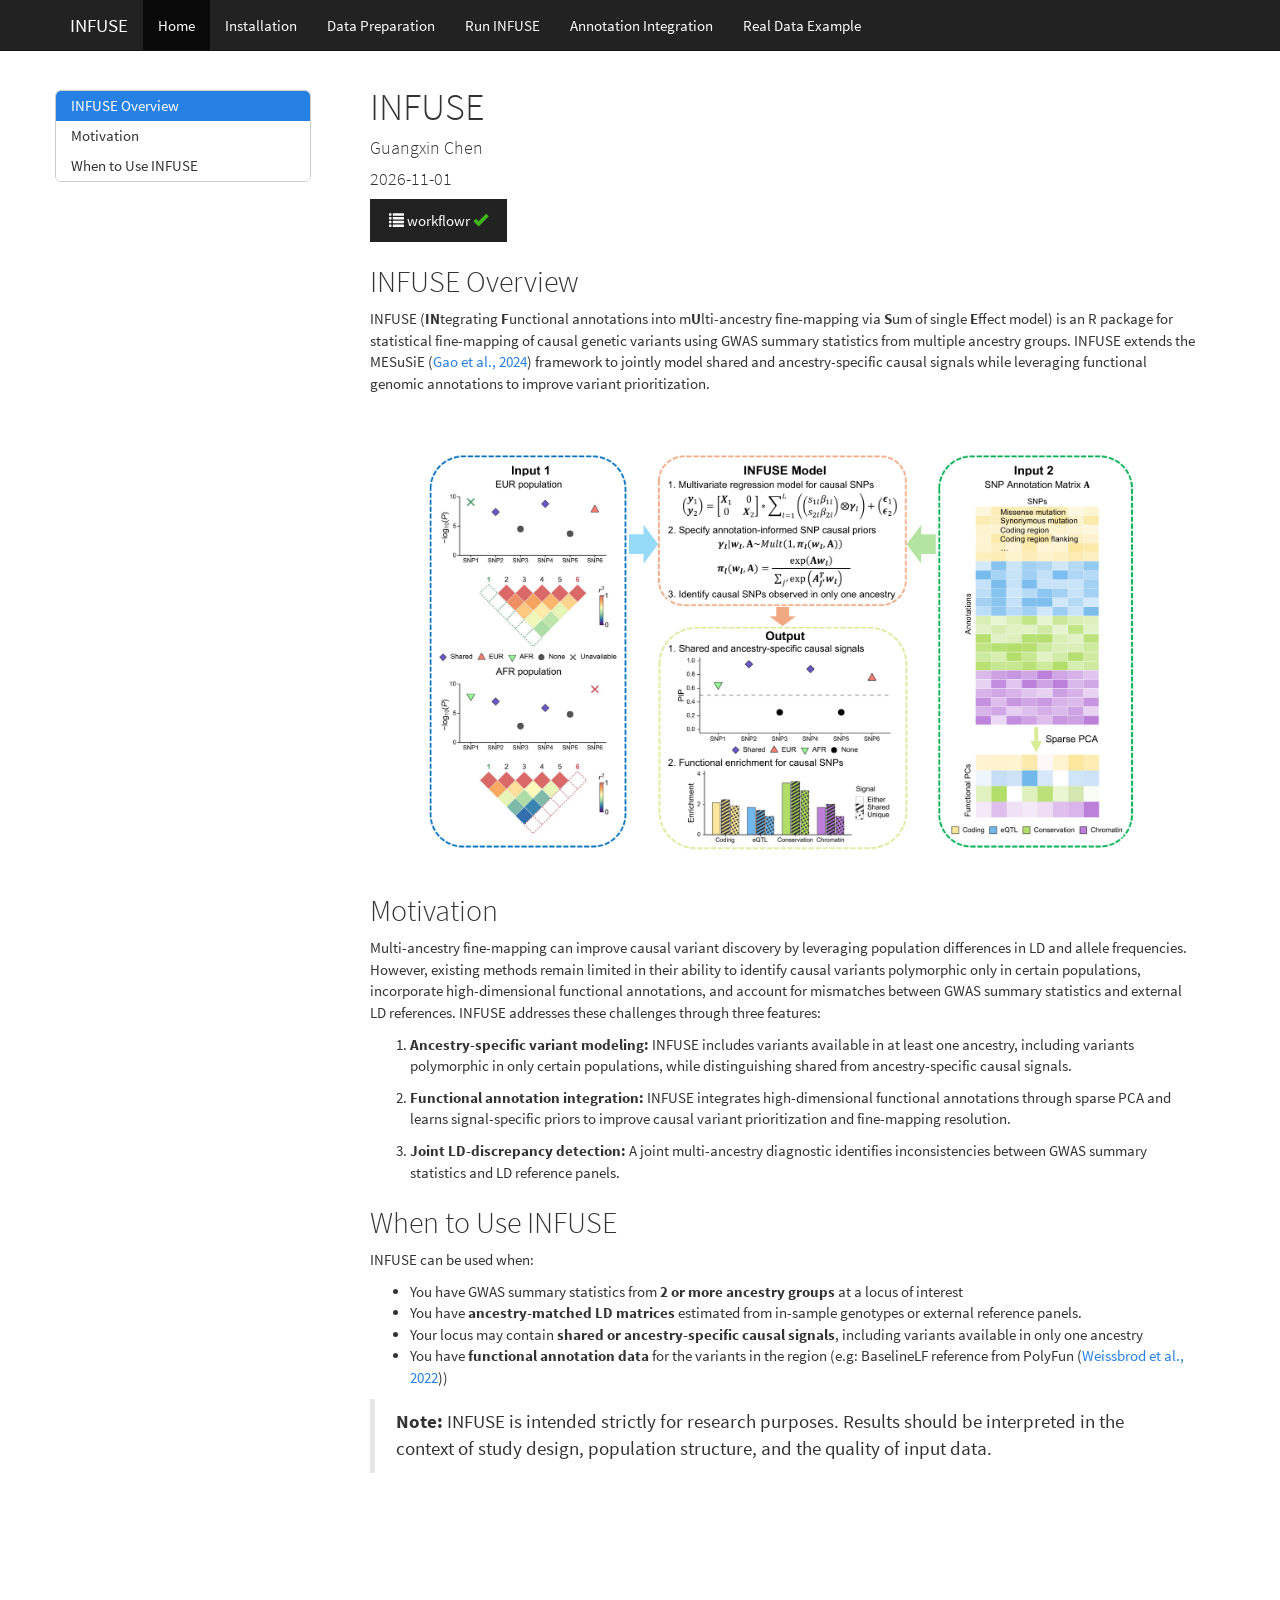
<file: docs/index.html>
<!DOCTYPE html>

<html>

<head>

<meta charset="utf-8" />
<meta name="generator" content="pandoc" />
<meta http-equiv="X-UA-Compatible" content="IE=EDGE" />


<meta name="author" content="Guangxin Chen" />

<meta name="date" content="2026-11-01" />

<title>INFUSE</title>

<script src="site_libs/header-attrs-2.28/header-attrs.js"></script>
<script src="site_libs/jquery-3.6.0/jquery-3.6.0.min.js"></script>
<meta name="viewport" content="width=device-width, initial-scale=1" />
<link href="site_libs/bootstrap-3.3.5/css/cosmo.min.css" rel="stylesheet" />
<script src="site_libs/bootstrap-3.3.5/js/bootstrap.min.js"></script>
<script src="site_libs/bootstrap-3.3.5/shim/html5shiv.min.js"></script>
<script src="site_libs/bootstrap-3.3.5/shim/respond.min.js"></script>
<style>h1 {font-size: 34px;}
       h1.title {font-size: 38px;}
       h2 {font-size: 30px;}
       h3 {font-size: 24px;}
       h4 {font-size: 18px;}
       h5 {font-size: 16px;}
       h6 {font-size: 12px;}
       code {color: inherit; background-color: rgba(0, 0, 0, 0.04);}
       pre:not([class]) { background-color: white }</style>
<script src="site_libs/jqueryui-1.13.2/jquery-ui.min.js"></script>
<link href="site_libs/tocify-1.9.1/jquery.tocify.css" rel="stylesheet" />
<script src="site_libs/tocify-1.9.1/jquery.tocify.js"></script>
<script src="site_libs/navigation-1.1/tabsets.js"></script>
<link href="site_libs/highlightjs-9.12.0/textmate.css" rel="stylesheet" />
<script src="site_libs/highlightjs-9.12.0/highlight.js"></script>

<link rel="icon" href="https://github.com/workflowr/workflowr-assets/raw/main/img/reproducible.png">
<!-- Add a small amount of space between sections. -->
<style type="text/css">
div.section {
  padding-top: 12px;
}
</style>



<style type="text/css">
  code{white-space: pre-wrap;}
  span.smallcaps{font-variant: small-caps;}
  span.underline{text-decoration: underline;}
  div.column{display: inline-block; vertical-align: top; width: 50%;}
  div.hanging-indent{margin-left: 1.5em; text-indent: -1.5em;}
  ul.task-list{list-style: none;}
    </style>

<style type="text/css">code{white-space: pre;}</style>
<script type="text/javascript">
if (window.hljs) {
  hljs.configure({languages: []});
  hljs.initHighlightingOnLoad();
  if (document.readyState && document.readyState === "complete") {
    window.setTimeout(function() { hljs.initHighlighting(); }, 0);
  }
}
</script>






<link rel="stylesheet" href="custom.css" type="text/css" />



<style type = "text/css">
.main-container {
  max-width: 940px;
  margin-left: auto;
  margin-right: auto;
}
img {
  max-width:100%;
}
.tabbed-pane {
  padding-top: 12px;
}
.html-widget {
  margin-bottom: 20px;
}
button.code-folding-btn:focus {
  outline: none;
}
summary {
  display: list-item;
}
details > summary > p:only-child {
  display: inline;
}
pre code {
  padding: 0;
}
</style>


<style type="text/css">
.dropdown-submenu {
  position: relative;
}
.dropdown-submenu>.dropdown-menu {
  top: 0;
  left: 100%;
  margin-top: -6px;
  margin-left: -1px;
  border-radius: 0 6px 6px 6px;
}
.dropdown-submenu:hover>.dropdown-menu {
  display: block;
}
.dropdown-submenu>a:after {
  display: block;
  content: " ";
  float: right;
  width: 0;
  height: 0;
  border-color: transparent;
  border-style: solid;
  border-width: 5px 0 5px 5px;
  border-left-color: #cccccc;
  margin-top: 5px;
  margin-right: -10px;
}
.dropdown-submenu:hover>a:after {
  border-left-color: #adb5bd;
}
.dropdown-submenu.pull-left {
  float: none;
}
.dropdown-submenu.pull-left>.dropdown-menu {
  left: -100%;
  margin-left: 10px;
  border-radius: 6px 0 6px 6px;
}
</style>

<script type="text/javascript">
// manage active state of menu based on current page
$(document).ready(function () {
  // active menu anchor
  href = window.location.pathname
  href = href.substr(href.lastIndexOf('/') + 1)
  if (href === "")
    href = "index.html";
  var menuAnchor = $('a[href="' + href + '"]');

  // mark the anchor link active (and if it's in a dropdown, also mark that active)
  var dropdown = menuAnchor.closest('li.dropdown');
  if (window.bootstrap) { // Bootstrap 4+
    menuAnchor.addClass('active');
    dropdown.find('> .dropdown-toggle').addClass('active');
  } else { // Bootstrap 3
    menuAnchor.parent().addClass('active');
    dropdown.addClass('active');
  }

  // Navbar adjustments
  var navHeight = $(".navbar").first().height() + 15;
  var style = document.createElement('style');
  var pt = "padding-top: " + navHeight + "px; ";
  var mt = "margin-top: -" + navHeight + "px; ";
  var css = "";
  // offset scroll position for anchor links (for fixed navbar)
  for (var i = 1; i <= 6; i++) {
    css += ".section h" + i + "{ " + pt + mt + "}\n";
  }
  style.innerHTML = "body {" + pt + "padding-bottom: 40px; }\n" + css;
  document.head.appendChild(style);
});
</script>

<!-- tabsets -->

<style type="text/css">
.tabset-dropdown > .nav-tabs {
  display: inline-table;
  max-height: 500px;
  min-height: 44px;
  overflow-y: auto;
  border: 1px solid #ddd;
  border-radius: 4px;
}

.tabset-dropdown > .nav-tabs > li.active:before, .tabset-dropdown > .nav-tabs.nav-tabs-open:before {
  content: "\e259";
  font-family: 'Glyphicons Halflings';
  display: inline-block;
  padding: 10px;
  border-right: 1px solid #ddd;
}

.tabset-dropdown > .nav-tabs.nav-tabs-open > li.active:before {
  content: "\e258";
  font-family: 'Glyphicons Halflings';
  border: none;
}

.tabset-dropdown > .nav-tabs > li.active {
  display: block;
}

.tabset-dropdown > .nav-tabs > li > a,
.tabset-dropdown > .nav-tabs > li > a:focus,
.tabset-dropdown > .nav-tabs > li > a:hover {
  border: none;
  display: inline-block;
  border-radius: 4px;
  background-color: transparent;
}

.tabset-dropdown > .nav-tabs.nav-tabs-open > li {
  display: block;
  float: none;
}

.tabset-dropdown > .nav-tabs > li {
  display: none;
}
</style>

<!-- code folding -->



<style type="text/css">

#TOC {
  margin: 25px 0px 20px 0px;
}
@media (max-width: 768px) {
#TOC {
  position: relative;
  width: 100%;
}
}

@media print {
.toc-content {
  /* see https://github.com/w3c/csswg-drafts/issues/4434 */
  float: right;
}
}

.toc-content {
  padding-left: 30px;
  padding-right: 40px;
}

div.main-container {
  max-width: 1200px;
}

div.tocify {
  width: 20%;
  max-width: 260px;
  max-height: 85%;
}

@media (min-width: 768px) and (max-width: 991px) {
  div.tocify {
    width: 25%;
  }
}

@media (max-width: 767px) {
  div.tocify {
    width: 100%;
    max-width: none;
  }
}

.tocify ul, .tocify li {
  line-height: 20px;
}

.tocify-subheader .tocify-item {
  font-size: 0.90em;
}

.tocify .list-group-item {
  border-radius: 0px;
}


</style>



</head>

<body>


<div class="container-fluid main-container">


<!-- setup 3col/9col grid for toc_float and main content  -->
<div class="row">
<div class="col-xs-12 col-sm-4 col-md-3">
<div id="TOC" class="tocify">
</div>
</div>

<div class="toc-content col-xs-12 col-sm-8 col-md-9">




<div class="navbar navbar-default  navbar-fixed-top" role="navigation">
  <div class="container">
    <div class="navbar-header">
      <button type="button" class="navbar-toggle collapsed" data-toggle="collapse" data-bs-toggle="collapse" data-target="#navbar" data-bs-target="#navbar">
        <span class="icon-bar"></span>
        <span class="icon-bar"></span>
        <span class="icon-bar"></span>
      </button>
      <a class="navbar-brand" href="index.html">INFUSE</a>
    </div>
    <div id="navbar" class="navbar-collapse collapse">
      <ul class="nav navbar-nav">
        <li>
  <a href="index.html">Home</a>
</li>
<li>
  <a href="installation.html">Installation</a>
</li>
<li>
  <a href="Data_prepare.html">Data Preparation</a>
</li>
<li>
  <a href="Run_INFUSE.html">Run INFUSE</a>
</li>
<li>
  <a href="annotation_integration.html">Annotation Integration</a>
</li>
<li>
  <a href="real_data_example.html">Real Data Example</a>
</li>
      </ul>
      <ul class="nav navbar-nav navbar-right">

      </ul>
    </div><!--/.nav-collapse -->
  </div><!--/.container -->
</div><!--/.navbar -->

<div id="header">



<h1 class="title toc-ignore">INFUSE</h1>
<h4 class="author">Guangxin Chen</h4>
<h4 class="date">2026-11-01</h4>

</div>


<p>
<button type="button" class="btn btn-default btn-workflowr btn-workflowr-report" data-toggle="collapse" data-target="#workflowr-report">
<span class="glyphicon glyphicon-list" aria-hidden="true"></span>
workflowr <span class="glyphicon glyphicon-ok text-success"
aria-hidden="true"></span>
</button>
</p>
<div id="workflowr-report" class="collapse">
<ul class="nav nav-tabs">
<li class="active">
<a data-toggle="tab" href="#summary">Summary</a>
</li>
<li>
<a data-toggle="tab" href="#checks"> Checks <span
class="glyphicon glyphicon-ok text-success" aria-hidden="true"></span>
</a>
</li>
<li>
<a data-toggle="tab" href="#versions">Past versions</a>
</li>
</ul>
<div class="tab-content">
<div id="summary" class="tab-pane fade in active">
<p>
<strong>Last updated:</strong> 2026-11-01
</p>
<p>
<strong>Checks:</strong> <span
class="glyphicon glyphicon-ok text-success" aria-hidden="true"></span> 2
<span class="glyphicon glyphicon-exclamation-sign text-danger"
aria-hidden="true"></span> 0
</p>
<p>
<strong>Knit directory:</strong> <code>site/</code> <span
class="glyphicon glyphicon-question-sign" aria-hidden="true"
title="This is the local directory in which the code in this file was executed.">
</span>
</p>
<p>
This reproducible <a href="https://rmarkdown.rstudio.com">R Markdown</a>
analysis was created with <a
  href="https://github.com/workflowr/workflowr">workflowr</a> (version
1.7.2). The <em>Checks</em> tab describes the reproducibility checks
that were applied when the results were created. The <em>Past
versions</em> tab lists the development history.
</p>
<hr>
</div>
<div id="checks" class="tab-pane fade">
<div id="workflowr-checks" class="panel-group">
<div class="panel panel-default">
<div class="panel-heading">
<p class="panel-title">
<a data-toggle="collapse" data-parent="#workflowr-checks" href="#strongRMarkdownfilestronguptodate">
<span class="glyphicon glyphicon-ok text-success"
aria-hidden="true"></span> <strong>R Markdown file:</strong> up-to-date
</a>
</p>
</div>
<div id="strongRMarkdownfilestronguptodate"
class="panel-collapse collapse">
<div class="panel-body">
<p>Great! Since the R Markdown file has been committed to the Git
repository, you know the exact version of the code that produced these
results.</p>
</div>
</div>
</div>
<div class="panel panel-default">
<div class="panel-heading">
<p class="panel-title">
<a data-toggle="collapse" data-parent="#workflowr-checks" href="#strongRepositoryversionstrongahrefhttpsgithubcomgchen4422INFUSEtree5f4ebecfcfd17eaad6f121afede97c0c2a0424adtargetblank5f4ebeca">
<span class="glyphicon glyphicon-ok text-success"
aria-hidden="true"></span> <strong>Repository version:</strong>
<a href="https://github.com/gchen4422/INFUSE/tree/5f4ebecfcfd17eaad6f121afede97c0c2a0424ad" target="_blank">5f4ebec</a>
</a>
</p>
</div>
<div
id="strongRepositoryversionstrongahrefhttpsgithubcomgchen4422INFUSEtree5f4ebecfcfd17eaad6f121afede97c0c2a0424adtargetblank5f4ebeca"
class="panel-collapse collapse">
<div class="panel-body">
<p>
Great! You are using Git for version control. Tracking code development
and connecting the code version to the results is critical for
reproducibility.
</p>
<p>
The results in this page were generated with repository version
<a href="https://github.com/gchen4422/INFUSE/tree/5f4ebecfcfd17eaad6f121afede97c0c2a0424ad" target="_blank">5f4ebec</a>.
See the <em>Past versions</em> tab to see a history of the changes made
to the R Markdown and HTML files.
</p>
<p>
Note that you need to be careful to ensure that all relevant files for
the analysis have been committed to Git prior to generating the results
(you can use <code>wflow_publish</code> or
<code>wflow_git_commit</code>). workflowr only checks the R Markdown
file, but you know if there are other scripts or data files that it
depends on. Below is the status of the Git repository when the results
were generated:
</p>
<pre><code>
working directory clean
</code></pre>
<p>
Note that any generated files, e.g. HTML, png, CSS, etc., are not
included in this status report because it is ok for generated content to
have uncommitted changes.
</p>
</div>
</div>
</div>
</div>
<hr>
</div>
<div id="versions" class="tab-pane fade">
<p>
These are the previous versions of the repository in which changes were
made to the R Markdown (<code>analysis/index.Rmd</code>) and HTML
(<code>docs/index.html</code>) files. If you’ve configured a remote Git
repository (see <code>?wflow_git_remote</code>), click on the hyperlinks
in the table below to view the files as they were in that past version.
</p>
<div class="table-responsive">
<table class="table table-condensed table-hover">
<thead>
<tr>
<th>
File
</th>
<th>
Version
</th>
<th>
Author
</th>
<th>
Date
</th>
<th>
Message
</th>
</tr>
</thead>
<tbody>
<tr>
<td>
Rmd
</td>
<td>
<a href="https://github.com/gchen4422/INFUSE/blob/5f4ebecfcfd17eaad6f121afede97c0c2a0424ad/analysis/index.Rmd" target="_blank">5f4ebec</a>
</td>
<td>
Guangxin Chen
</td>
<td>
2026-11-01
</td>
<td>
Emphasize high-dimensional functional annotation integration
</td>
</tr>
<tr>
<td>
html
</td>
<td>
<a href="https://rawcdn.githack.com/gchen4422/INFUSE/42c03d7c2e4fbff4dafa54f2d5ddbb879ac05768/docs/index.html" target="_blank">42c03d7</a>
</td>
<td>
Guangxin Chen
</td>
<td>
2026-11-01
</td>
<td>
Render homepage caption and feature-order refinements
</td>
</tr>
<tr>
<td>
Rmd
</td>
<td>
<a href="https://github.com/gchen4422/INFUSE/blob/c3108e15b560812fc55a6ea3a9644cc00f4cbc44/analysis/index.Rmd" target="_blank">c3108e1</a>
</td>
<td>
Guangxin Chen
</td>
<td>
2026-11-01
</td>
<td>
Remove overview caption and align motivation order
</td>
</tr>
<tr>
<td>
html
</td>
<td>
<a href="https://rawcdn.githack.com/gchen4422/INFUSE/15a3316f6a2c7bf54d6f5c324c4319c2cdb8870c/docs/index.html" target="_blank">15a3316</a>
</td>
<td>
Guangxin Chen
</td>
<td>
2026-11-01
</td>
<td>
Render concise homepage and separate ancestry LD diagnostics
</td>
</tr>
<tr>
<td>
Rmd
</td>
<td>
<a href="https://github.com/gchen4422/INFUSE/blob/6146752d456bb8f9c1e6ed0c049ba4ee7172a2b1/analysis/index.Rmd" target="_blank">6146752</a>
</td>
<td>
Guangxin Chen
</td>
<td>
2026-11-01
</td>
<td>
Simplify homepage and restore detailed LD diagnostic walkthrough
</td>
</tr>
<tr>
<td>
html
</td>
<td>
<a href="https://rawcdn.githack.com/gchen4422/INFUSE/eedaa7ad360e6e87a24573873ed5177a760ac0b2/docs/index.html" target="_blank">eedaa7a</a>
</td>
<td>
Guangxin Chen
</td>
<td>
2026-11-01
</td>
<td>
Render revised motivation and variant modeling overview
</td>
</tr>
<tr>
<td>
Rmd
</td>
<td>
<a href="https://github.com/gchen4422/INFUSE/blob/14e1fe707466075be56e8725fed1666d0c8fc239/analysis/index.Rmd" target="_blank">14e1fe7</a>
</td>
<td>
Guangxin Chen
</td>
<td>
2026-11-01
</td>
<td>
Align motivation and variant modeling overview with manuscript
</td>
</tr>
<tr>
<td>
html
</td>
<td>
<a href="https://rawcdn.githack.com/gchen4422/INFUSE/513311b3347d0833e2c5bc7e28eb4968a48bfa0d/docs/index.html" target="_blank">513311b</a>
</td>
<td>
Guangxin Chen
</td>
<td>
2026-11-01
</td>
<td>
Render original AoU locus workflow and manuscript model
</td>
</tr>
<tr>
<td>
Rmd
</td>
<td>
<a href="https://github.com/gchen4422/INFUSE/blob/6a7c1faf1e2cbff99b07b0105d49f3a00f7645b9/analysis/index.Rmd" target="_blank">6a7c1fa</a>
</td>
<td>
Guangxin Chen
</td>
<td>
2026-11-01
</td>
<td>
Retain original AoU locus and align availability model with Methods
</td>
</tr>
<tr>
<td>
html
</td>
<td>
<a href="https://rawcdn.githack.com/gchen4422/INFUSE/6204dba87dad2fd0950d32fd083594e963670313/docs/index.html" target="_blank">6204dba</a>
</td>
<td>
Guangxin Chen
</td>
<td>
2026-11-01
</td>
<td>
Render updated union fine-mapping tutorials
</td>
</tr>
<tr>
<td>
Rmd
</td>
<td>
<a href="https://github.com/gchen4422/INFUSE/blob/a936b8346ca60e59d4902ffd535a9a4c15e8c702/analysis/index.Rmd" target="_blank">a936b83</a>
</td>
<td>
Guangxin Chen
</td>
<td>
2026-11-01
</td>
<td>
Update tutorials for ancestry-specific variant availability
</td>
</tr>
<tr>
<td>
html
</td>
<td>
<a href="https://rawcdn.githack.com/gchen4422/INFUSE/23356cb2e808552f11c93b348e6edc5fd7e4df84/docs/index.html" target="_blank">23356cb</a>
</td>
<td>
Guangxin Chen
</td>
<td>
2026-06-10
</td>
<td>
Add INFUSE website (workflowr project) on gh-pages branch
</td>
</tr>
<tr>
<td>
Rmd
</td>
<td>
<a href="https://github.com/gchen4422/INFUSE/blob/f46ac6df897c79f034245668f5b63f55f7410e2f/analysis/index.Rmd" target="_blank">f46ac6d</a>
</td>
<td>
Guangxin Chen
</td>
<td>
2026-05-20
</td>
<td>
Start workflowr project.
</td>
</tr>
<tr>
<td>
Rmd
</td>
<td>
<a href="https://github.com/gchen4422/INFUSE/blob/b5e8dfab8dee0b6d1560d3d2a0f29261d2cf31e4/analysis/index.Rmd" target="_blank">b5e8dfa</a>
</td>
<td>
Guangxin Chen
</td>
<td>
2026-05-20
</td>
<td>
Start workflowr project.
</td>
</tr>
<tr>
<td>
Rmd
</td>
<td>
<a href="https://github.com/gchen4422/INFUSE/blob/d10f88121cd2463783bfeb41d4d0f153b021c3d5/analysis/index.Rmd" target="_blank">d10f881</a>
</td>
<td>
Guangxin Chen
</td>
<td>
2026-04-10
</td>
<td>
Start workflowr project.
</td>
</tr>
</tbody>
</table>
</div>
<hr>
</div>
</div>
</div>
<div id="infuse-overview" class="section level2">
<h2>INFUSE Overview</h2>
<p>INFUSE (<strong>IN</strong>tegrating <strong>F</strong>unctional
annotations into m<strong>U</strong>lti-ancestry fine-mapping via
<strong>S</strong>um of single <strong>E</strong>ffect model) is an R
package for statistical fine-mapping of causal genetic variants using
GWAS summary statistics from multiple ancestry groups. INFUSE extends
the MESuSiE (<a href="https://doi.org/10.1038/s41588-023-01604-7">Gao et
al., 2024</a>) framework to jointly model shared and ancestry-specific
causal signals while leveraging functional genomic annotations to
improve variant prioritization.</p>
<p><img src="Figure_1_variant_availability.png" alt="INFUSE overview" style="width:100%;height:auto;"></p>
</div>
<div id="motivation" class="section level2">
<h2>Motivation</h2>
<p>Multi-ancestry fine-mapping can improve causal variant discovery by
leveraging population differences in LD and allele frequencies. However,
existing methods remain limited in their ability to identify causal
variants polymorphic only in certain populations, incorporate
high-dimensional functional annotations, and account for mismatches
between GWAS summary statistics and external LD references. INFUSE
addresses these challenges through three features:</p>
<ol style="list-style-type: decimal">
<li><p><strong>Ancestry-specific variant modeling:</strong> INFUSE
includes variants available in at least one ancestry, including variants
polymorphic in only certain populations, while distinguishing shared
from ancestry-specific causal signals.</p></li>
<li><p><strong>Functional annotation integration:</strong> INFUSE
integrates high-dimensional functional annotations through sparse PCA
and learns signal-specific priors to improve causal variant
prioritization and fine-mapping resolution.</p></li>
<li><p><strong>Joint LD-discrepancy detection:</strong> A joint
multi-ancestry diagnostic identifies inconsistencies between GWAS
summary statistics and LD reference panels.</p></li>
</ol>
</div>
<div id="when-to-use-infuse" class="section level2">
<h2>When to Use INFUSE</h2>
<p>INFUSE can be used when:</p>
<ul>
<li>You have GWAS summary statistics from <strong>2 or more ancestry
groups</strong> at a locus of interest</li>
<li>You have <strong>ancestry-matched LD matrices</strong> estimated from in-sample genotypes or external reference panels.</li>
<li>Your locus may contain <strong>shared or ancestry-specific causal
signals</strong>, including variants available in only one ancestry</li>
<li>You have <strong>functional annotation data</strong> for the
variants in the region (e.g: BaselineLF reference from PolyFun (<a
href="https://www.nature.com/articles/s41588-020-00735-5">Weissbrod et
al., 2022</a>))</li>
</ul>
<blockquote>
<p><strong>Note:</strong> INFUSE is intended strictly for research
purposes. Results should be interpreted in the context of study design,
population structure, and the quality of input data.</p>
</blockquote>
</div>
</div>
</div>
</div>
</div>
</div>


<!-- Adjust MathJax settings so that all math formulae are shown using
TeX fonts only; see
https://docs.mathjax.org/en/latest/web/configuration.html. This will make
the presentation more consistent at the cost of the webpage sometimes
taking slightly longer to load. Note that this only works because the
footer is added to webpages before the MathJax javascript. -->
<script type="text/x-mathjax-config">
  MathJax.Hub.Config({
    "HTML-CSS": { availableFonts: ["TeX"] }
  });
</script>




</div>
</div>

</div>

<script>

// add bootstrap table styles to pandoc tables
function bootstrapStylePandocTables() {
  $('tr.odd').parent('tbody').parent('table').addClass('table table-condensed');
}
$(document).ready(function () {
  bootstrapStylePandocTables();
});


</script>

<!-- tabsets -->

<script>
$(document).ready(function () {
  window.buildTabsets("TOC");
});

$(document).ready(function () {
  $('.tabset-dropdown > .nav-tabs > li').click(function () {
    $(this).parent().toggleClass('nav-tabs-open');
  });
});
</script>

<!-- code folding -->

<script>
$(document).ready(function ()  {

    // temporarily add toc-ignore selector to headers for the consistency with Pandoc
    $('.unlisted.unnumbered').addClass('toc-ignore')

    // move toc-ignore selectors from section div to header
    $('div.section.toc-ignore')
        .removeClass('toc-ignore')
        .children('h1,h2,h3,h4,h5').addClass('toc-ignore');

    // establish options
    var options = {
      selectors: "h1,h2,h3",
      theme: "bootstrap3",
      context: '.toc-content',
      hashGenerator: function (text) {
        return text.replace(/[.\\/?&!#<>]/g, '').replace(/\s/g, '_');
      },
      ignoreSelector: ".toc-ignore",
      scrollTo: 0
    };
    options.showAndHide = true;
    options.smoothScroll = true;

    // tocify
    var toc = $("#TOC").tocify(options).data("toc-tocify");
});
</script>

<!-- dynamically load mathjax for compatibility with self-contained -->
<script>
  (function () {
    var script = document.createElement("script");
    script.type = "text/javascript";
    script.src  = "https://mathjax.rstudio.com/latest/MathJax.js?config=TeX-AMS-MML_HTMLorMML";
    document.getElementsByTagName("head")[0].appendChild(script);
  })();
</script>

</body>
</html>
</file>
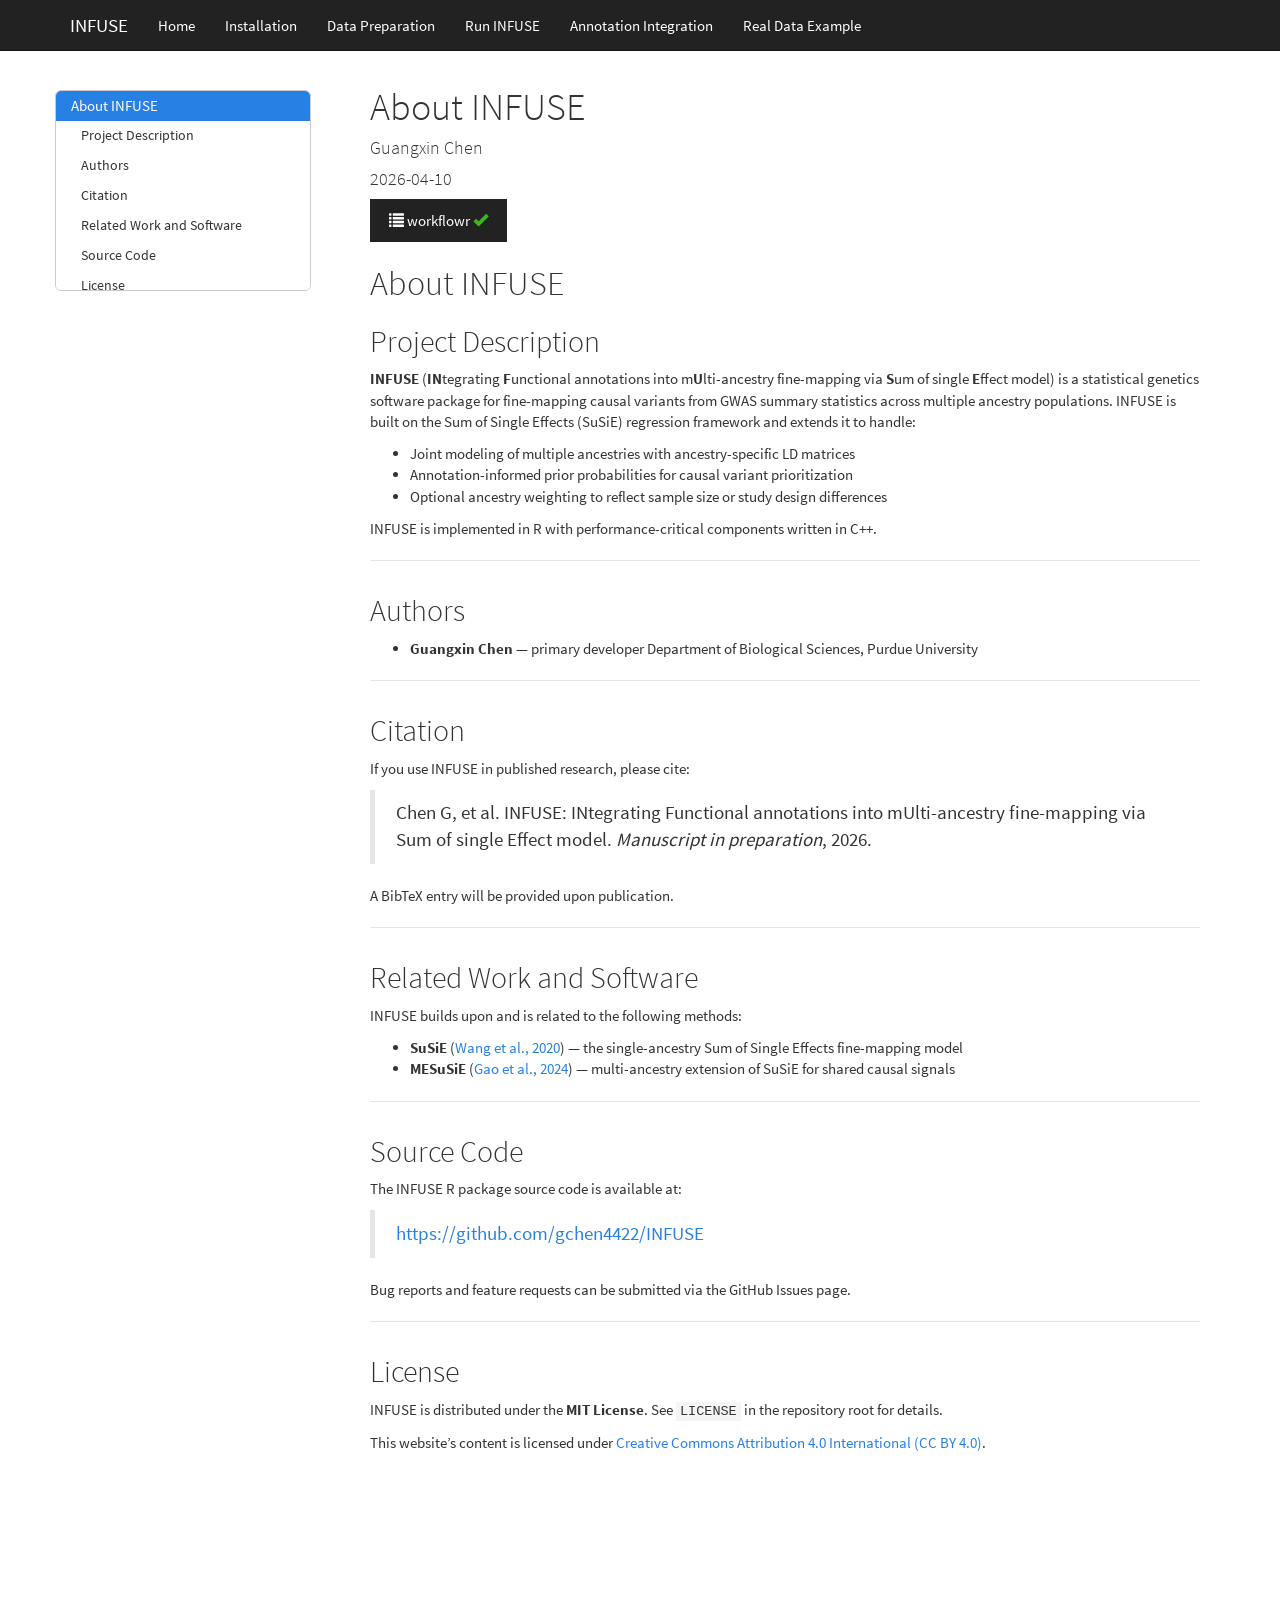
<file: docs/about.html>
<!DOCTYPE html>

<html>

<head>

<meta charset="utf-8" />
<meta name="generator" content="pandoc" />
<meta http-equiv="X-UA-Compatible" content="IE=EDGE" />


<meta name="author" content="Guangxin Chen" />

<meta name="date" content="2026-04-10" />

<title>About INFUSE</title>

<script src="site_libs/header-attrs-2.28/header-attrs.js"></script>
<script src="site_libs/jquery-3.6.0/jquery-3.6.0.min.js"></script>
<meta name="viewport" content="width=device-width, initial-scale=1" />
<link href="site_libs/bootstrap-3.3.5/css/cosmo.min.css" rel="stylesheet" />
<script src="site_libs/bootstrap-3.3.5/js/bootstrap.min.js"></script>
<script src="site_libs/bootstrap-3.3.5/shim/html5shiv.min.js"></script>
<script src="site_libs/bootstrap-3.3.5/shim/respond.min.js"></script>
<style>h1 {font-size: 34px;}
       h1.title {font-size: 38px;}
       h2 {font-size: 30px;}
       h3 {font-size: 24px;}
       h4 {font-size: 18px;}
       h5 {font-size: 16px;}
       h6 {font-size: 12px;}
       code {color: inherit; background-color: rgba(0, 0, 0, 0.04);}
       pre:not([class]) { background-color: white }</style>
<script src="site_libs/jqueryui-1.13.2/jquery-ui.min.js"></script>
<link href="site_libs/tocify-1.9.1/jquery.tocify.css" rel="stylesheet" />
<script src="site_libs/tocify-1.9.1/jquery.tocify.js"></script>
<script src="site_libs/navigation-1.1/tabsets.js"></script>
<link href="site_libs/highlightjs-9.12.0/textmate.css" rel="stylesheet" />
<script src="site_libs/highlightjs-9.12.0/highlight.js"></script>

<link rel="icon" href="https://github.com/workflowr/workflowr-assets/raw/main/img/reproducible.png">
<!-- Add a small amount of space between sections. -->
<style type="text/css">
div.section {
  padding-top: 12px;
}
</style>



<style type="text/css">
  code{white-space: pre-wrap;}
  span.smallcaps{font-variant: small-caps;}
  span.underline{text-decoration: underline;}
  div.column{display: inline-block; vertical-align: top; width: 50%;}
  div.hanging-indent{margin-left: 1.5em; text-indent: -1.5em;}
  ul.task-list{list-style: none;}
    </style>

<style type="text/css">code{white-space: pre;}</style>
<script type="text/javascript">
if (window.hljs) {
  hljs.configure({languages: []});
  hljs.initHighlightingOnLoad();
  if (document.readyState && document.readyState === "complete") {
    window.setTimeout(function() { hljs.initHighlighting(); }, 0);
  }
}
</script>






<link rel="stylesheet" href="custom.css" type="text/css" />



<style type = "text/css">
.main-container {
  max-width: 940px;
  margin-left: auto;
  margin-right: auto;
}
img {
  max-width:100%;
}
.tabbed-pane {
  padding-top: 12px;
}
.html-widget {
  margin-bottom: 20px;
}
button.code-folding-btn:focus {
  outline: none;
}
summary {
  display: list-item;
}
details > summary > p:only-child {
  display: inline;
}
pre code {
  padding: 0;
}
</style>


<style type="text/css">
.dropdown-submenu {
  position: relative;
}
.dropdown-submenu>.dropdown-menu {
  top: 0;
  left: 100%;
  margin-top: -6px;
  margin-left: -1px;
  border-radius: 0 6px 6px 6px;
}
.dropdown-submenu:hover>.dropdown-menu {
  display: block;
}
.dropdown-submenu>a:after {
  display: block;
  content: " ";
  float: right;
  width: 0;
  height: 0;
  border-color: transparent;
  border-style: solid;
  border-width: 5px 0 5px 5px;
  border-left-color: #cccccc;
  margin-top: 5px;
  margin-right: -10px;
}
.dropdown-submenu:hover>a:after {
  border-left-color: #adb5bd;
}
.dropdown-submenu.pull-left {
  float: none;
}
.dropdown-submenu.pull-left>.dropdown-menu {
  left: -100%;
  margin-left: 10px;
  border-radius: 6px 0 6px 6px;
}
</style>

<script type="text/javascript">
// manage active state of menu based on current page
$(document).ready(function () {
  // active menu anchor
  href = window.location.pathname
  href = href.substr(href.lastIndexOf('/') + 1)
  if (href === "")
    href = "index.html";
  var menuAnchor = $('a[href="' + href + '"]');

  // mark the anchor link active (and if it's in a dropdown, also mark that active)
  var dropdown = menuAnchor.closest('li.dropdown');
  if (window.bootstrap) { // Bootstrap 4+
    menuAnchor.addClass('active');
    dropdown.find('> .dropdown-toggle').addClass('active');
  } else { // Bootstrap 3
    menuAnchor.parent().addClass('active');
    dropdown.addClass('active');
  }

  // Navbar adjustments
  var navHeight = $(".navbar").first().height() + 15;
  var style = document.createElement('style');
  var pt = "padding-top: " + navHeight + "px; ";
  var mt = "margin-top: -" + navHeight + "px; ";
  var css = "";
  // offset scroll position for anchor links (for fixed navbar)
  for (var i = 1; i <= 6; i++) {
    css += ".section h" + i + "{ " + pt + mt + "}\n";
  }
  style.innerHTML = "body {" + pt + "padding-bottom: 40px; }\n" + css;
  document.head.appendChild(style);
});
</script>

<!-- tabsets -->

<style type="text/css">
.tabset-dropdown > .nav-tabs {
  display: inline-table;
  max-height: 500px;
  min-height: 44px;
  overflow-y: auto;
  border: 1px solid #ddd;
  border-radius: 4px;
}

.tabset-dropdown > .nav-tabs > li.active:before, .tabset-dropdown > .nav-tabs.nav-tabs-open:before {
  content: "\e259";
  font-family: 'Glyphicons Halflings';
  display: inline-block;
  padding: 10px;
  border-right: 1px solid #ddd;
}

.tabset-dropdown > .nav-tabs.nav-tabs-open > li.active:before {
  content: "\e258";
  font-family: 'Glyphicons Halflings';
  border: none;
}

.tabset-dropdown > .nav-tabs > li.active {
  display: block;
}

.tabset-dropdown > .nav-tabs > li > a,
.tabset-dropdown > .nav-tabs > li > a:focus,
.tabset-dropdown > .nav-tabs > li > a:hover {
  border: none;
  display: inline-block;
  border-radius: 4px;
  background-color: transparent;
}

.tabset-dropdown > .nav-tabs.nav-tabs-open > li {
  display: block;
  float: none;
}

.tabset-dropdown > .nav-tabs > li {
  display: none;
}
</style>

<!-- code folding -->



<style type="text/css">

#TOC {
  margin: 25px 0px 20px 0px;
}
@media (max-width: 768px) {
#TOC {
  position: relative;
  width: 100%;
}
}

@media print {
.toc-content {
  /* see https://github.com/w3c/csswg-drafts/issues/4434 */
  float: right;
}
}

.toc-content {
  padding-left: 30px;
  padding-right: 40px;
}

div.main-container {
  max-width: 1200px;
}

div.tocify {
  width: 20%;
  max-width: 260px;
  max-height: 85%;
}

@media (min-width: 768px) and (max-width: 991px) {
  div.tocify {
    width: 25%;
  }
}

@media (max-width: 767px) {
  div.tocify {
    width: 100%;
    max-width: none;
  }
}

.tocify ul, .tocify li {
  line-height: 20px;
}

.tocify-subheader .tocify-item {
  font-size: 0.90em;
}

.tocify .list-group-item {
  border-radius: 0px;
}


</style>



</head>

<body>


<div class="container-fluid main-container">


<!-- setup 3col/9col grid for toc_float and main content  -->
<div class="row">
<div class="col-xs-12 col-sm-4 col-md-3">
<div id="TOC" class="tocify">
</div>
</div>

<div class="toc-content col-xs-12 col-sm-8 col-md-9">




<div class="navbar navbar-default  navbar-fixed-top" role="navigation">
  <div class="container">
    <div class="navbar-header">
      <button type="button" class="navbar-toggle collapsed" data-toggle="collapse" data-bs-toggle="collapse" data-target="#navbar" data-bs-target="#navbar">
        <span class="icon-bar"></span>
        <span class="icon-bar"></span>
        <span class="icon-bar"></span>
      </button>
      <a class="navbar-brand" href="index.html">INFUSE</a>
    </div>
    <div id="navbar" class="navbar-collapse collapse">
      <ul class="nav navbar-nav">
        <li>
  <a href="index.html">Home</a>
</li>
<li>
  <a href="installation.html">Installation</a>
</li>
<li>
  <a href="Data_prepare.html">Data Preparation</a>
</li>
<li>
  <a href="Run_INFUSE.html">Run INFUSE</a>
</li>
<li>
  <a href="annotation_integration.html">Annotation Integration</a>
</li>
<li>
  <a href="real_data_example.html">Real Data Example</a>
</li>
      </ul>
      <ul class="nav navbar-nav navbar-right">
        
      </ul>
    </div><!--/.nav-collapse -->
  </div><!--/.container -->
</div><!--/.navbar -->

<div id="header">



<h1 class="title toc-ignore">About INFUSE</h1>
<h4 class="author">Guangxin Chen</h4>
<h4 class="date">2026-04-10</h4>

</div>


<p>
<button type="button" class="btn btn-default btn-workflowr btn-workflowr-report" data-toggle="collapse" data-target="#workflowr-report">
<span class="glyphicon glyphicon-list" aria-hidden="true"></span>
workflowr <span class="glyphicon glyphicon-ok text-success"
aria-hidden="true"></span>
</button>
</p>
<div id="workflowr-report" class="collapse">
<ul class="nav nav-tabs">
<li class="active">
<a data-toggle="tab" href="#summary">Summary</a>
</li>
<li>
<a data-toggle="tab" href="#checks"> Checks <span
class="glyphicon glyphicon-ok text-success" aria-hidden="true"></span>
</a>
</li>
<li>
<a data-toggle="tab" href="#versions">Past versions</a>
</li>
</ul>
<div class="tab-content">
<div id="summary" class="tab-pane fade in active">
<p>
<strong>Last updated:</strong> 2026-05-20
</p>
<p>
<strong>Checks:</strong> <span
class="glyphicon glyphicon-ok text-success" aria-hidden="true"></span> 2
<span class="glyphicon glyphicon-exclamation-sign text-danger"
aria-hidden="true"></span> 0
</p>
<p>
<strong>Knit directory:</strong> <code>INFUSE_website/</code> <span
class="glyphicon glyphicon-question-sign" aria-hidden="true"
title="This is the local directory in which the code in this file was executed.">
</span>
</p>
<p>
This reproducible <a href="https://rmarkdown.rstudio.com">R Markdown</a>
analysis was created with <a
  href="https://github.com/workflowr/workflowr">workflowr</a> (version
1.7.2). The <em>Checks</em> tab describes the reproducibility checks
that were applied when the results were created. The <em>Past
versions</em> tab lists the development history.
</p>
<hr>
</div>
<div id="checks" class="tab-pane fade">
<div id="workflowr-checks" class="panel-group">
<div class="panel panel-default">
<div class="panel-heading">
<p class="panel-title">
<a data-toggle="collapse" data-parent="#workflowr-checks" href="#strongRMarkdownfilestronguptodate">
<span class="glyphicon glyphicon-ok text-success"
aria-hidden="true"></span> <strong>R Markdown file:</strong> up-to-date
</a>
</p>
</div>
<div id="strongRMarkdownfilestronguptodate"
class="panel-collapse collapse">
<div class="panel-body">
<p>Great! Since the R Markdown file has been committed to the Git
repository, you know the exact version of the code that produced these
results.</p>
</div>
</div>
</div>
<div class="panel panel-default">
<div class="panel-heading">
<p class="panel-title">
<a data-toggle="collapse" data-parent="#workflowr-checks" href="#strongRepositoryversionstrongf46ac6d">
<span class="glyphicon glyphicon-ok text-success"
aria-hidden="true"></span> <strong>Repository version:</strong> f46ac6d
</a>
</p>
</div>
<div id="strongRepositoryversionstrongf46ac6d"
class="panel-collapse collapse">
<div class="panel-body">
<p>
Great! You are using Git for version control. Tracking code development
and connecting the code version to the results is critical for
reproducibility.
</p>
<p>
The results in this page were generated with repository version f46ac6d.
See the <em>Past versions</em> tab to see a history of the changes made
to the R Markdown and HTML files.
</p>
<p>
Note that you need to be careful to ensure that all relevant files for
the analysis have been committed to Git prior to generating the results
(you can use <code>wflow_publish</code> or
<code>wflow_git_commit</code>). workflowr only checks the R Markdown
file, but you know if there are other scripts or data files that it
depends on. Below is the status of the Git repository when the results
were generated:
</p>
<pre><code>
Ignored files:
    Ignored:    .claude/
    Ignored:    analysis/INFUSE.png

Untracked files:
    Untracked:  MAFPC_method_guangxin_revision_4.docx
    Untracked:  analysis/Data_prepare.Rmd
    Untracked:  analysis/Run_INFUSE.Rmd
    Untracked:  analysis/annotation_integration.Rmd
    Untracked:  analysis/custom.css
    Untracked:  analysis/installation.Rmd
    Untracked:  analysis/real_data_example.Rmd
    Untracked:  build_site.R
    Untracked:  code/data_prep_utils.R
    Untracked:  code/plot_utils.R

Unstaged changes:
    Modified:   analysis/_site.yml

</code></pre>
<p>
Note that any generated files, e.g. HTML, png, CSS, etc., are not
included in this status report because it is ok for generated content to
have uncommitted changes.
</p>
</div>
</div>
</div>
</div>
<hr>
</div>
<div id="versions" class="tab-pane fade">
<p>
These are the previous versions of the repository in which changes were
made to the R Markdown (<code>analysis/about.Rmd</code>) and HTML
(<code>docs/about.html</code>) files. If you’ve configured a remote Git
repository (see <code>?wflow_git_remote</code>), click on the hyperlinks
in the table below to view the files as they were in that past version.
</p>
<div class="table-responsive">
<table class="table table-condensed table-hover">
<thead>
<tr>
<th>
File
</th>
<th>
Version
</th>
<th>
Author
</th>
<th>
Date
</th>
<th>
Message
</th>
</tr>
</thead>
<tbody>
<tr>
<td>
Rmd
</td>
<td>
b5e8dfa
</td>
<td>
Guangxin Chen
</td>
<td>
2026-05-20
</td>
<td>
Start workflowr project.
</td>
</tr>
<tr>
<td>
Rmd
</td>
<td>
d10f881
</td>
<td>
Guangxin Chen
</td>
<td>
2026-04-10
</td>
<td>
Start workflowr project.
</td>
</tr>
</tbody>
</table>
</div>
<hr>
</div>
</div>
</div>
<div id="about-infuse" class="section level1">
<h1>About INFUSE</h1>
<div id="project-description" class="section level2">
<h2>Project Description</h2>
<p><strong>INFUSE</strong> (<strong>IN</strong>tegrating
<strong>F</strong>unctional annotations into
m<strong>U</strong>lti-ancestry fine-mapping via <strong>S</strong>um of
single <strong>E</strong>ffect model) is a statistical genetics software
package for fine-mapping causal variants from GWAS summary statistics
across multiple ancestry populations. INFUSE is built on the Sum of
Single Effects (SuSiE) regression framework and extends it to
handle:</p>
<ul>
<li>Joint modeling of multiple ancestries with ancestry-specific LD
matrices</li>
<li>Annotation-informed prior probabilities for causal variant
prioritization</li>
<li>Optional ancestry weighting to reflect sample size or study design
differences</li>
</ul>
<p>INFUSE is implemented in R with performance-critical components
written in C++.</p>
<hr />
</div>
<div id="authors" class="section level2">
<h2>Authors</h2>
<ul>
<li><strong>Guangxin Chen</strong> — primary developer Department of
Biological Sciences, Purdue University</li>
</ul>
<hr />
</div>
<div id="citation" class="section level2">
<h2>Citation</h2>
<p>If you use INFUSE in published research, please cite:</p>
<blockquote>
<p>Chen G, et al. INFUSE: INtegrating Functional annotations into
mUlti-ancestry fine-mapping via Sum of single Effect model.
<em>Manuscript in preparation</em>, 2026.</p>
</blockquote>
<p>A BibTeX entry will be provided upon publication.</p>
<hr />
</div>
<div id="related-work-and-software" class="section level2">
<h2>Related Work and Software</h2>
<p>INFUSE builds upon and is related to the following methods:</p>
<ul>
<li><strong>SuSiE</strong> (<a
href="https://doi.org/10.1111/rssb.12388">Wang et al., 2020</a>) — the
single-ancestry Sum of Single Effects fine-mapping model</li>
<li><strong>MESuSiE</strong> (<a
href="https://doi.org/10.1038/s41588-023-01604-7">Gao et al., 2024</a>)
— multi-ancestry extension of SuSiE for shared causal signals</li>
</ul>
<hr />
</div>
<div id="source-code" class="section level2">
<h2>Source Code</h2>
<p>The INFUSE R package source code is available at:</p>
<blockquote>
<p><a
href="https://github.com/gchen4422/INFUSE">https://github.com/gchen4422/INFUSE</a></p>
</blockquote>
<p>Bug reports and feature requests can be submitted via the GitHub
Issues page.</p>
<hr />
</div>
<div id="license" class="section level2">
<h2>License</h2>
<p>INFUSE is distributed under the <strong>MIT License</strong>. See
<code>LICENSE</code> in the repository root for details.</p>
<p>This website’s content is licensed under <a
href="https://creativecommons.org/licenses/by/4.0/">Creative Commons
Attribution 4.0 International (CC BY 4.0)</a>.</p>
</div>
</div>
</div>
</div>
</div>
</div>
</div>


<!-- Adjust MathJax settings so that all math formulae are shown using
TeX fonts only; see
https://docs.mathjax.org/en/latest/web/configuration.html. This will make
the presentation more consistent at the cost of the webpage sometimes
taking slightly longer to load. Note that this only works because the
footer is added to webpages before the MathJax javascript. -->
<script type="text/x-mathjax-config">
  MathJax.Hub.Config({
    "HTML-CSS": { availableFonts: ["TeX"] }
  });
</script>




</div>
</div>

</div>

<script>

// add bootstrap table styles to pandoc tables
function bootstrapStylePandocTables() {
  $('tr.odd').parent('tbody').parent('table').addClass('table table-condensed');
}
$(document).ready(function () {
  bootstrapStylePandocTables();
});


</script>

<!-- tabsets -->

<script>
$(document).ready(function () {
  window.buildTabsets("TOC");
});

$(document).ready(function () {
  $('.tabset-dropdown > .nav-tabs > li').click(function () {
    $(this).parent().toggleClass('nav-tabs-open');
  });
});
</script>

<!-- code folding -->

<script>
$(document).ready(function ()  {

    // temporarily add toc-ignore selector to headers for the consistency with Pandoc
    $('.unlisted.unnumbered').addClass('toc-ignore')

    // move toc-ignore selectors from section div to header
    $('div.section.toc-ignore')
        .removeClass('toc-ignore')
        .children('h1,h2,h3,h4,h5').addClass('toc-ignore');

    // establish options
    var options = {
      selectors: "h1,h2,h3",
      theme: "bootstrap3",
      context: '.toc-content',
      hashGenerator: function (text) {
        return text.replace(/[.\\/?&!#<>]/g, '').replace(/\s/g, '_');
      },
      ignoreSelector: ".toc-ignore",
      scrollTo: 0
    };
    options.showAndHide = true;
    options.smoothScroll = true;

    // tocify
    var toc = $("#TOC").tocify(options).data("toc-tocify");
});
</script>

<!-- dynamically load mathjax for compatibility with self-contained -->
<script>
  (function () {
    var script = document.createElement("script");
    script.type = "text/javascript";
    script.src  = "https://mathjax.rstudio.com/latest/MathJax.js?config=TeX-AMS-MML_HTMLorMML";
    document.getElementsByTagName("head")[0].appendChild(script);
  })();
</script>

</body>
</html>
</file>
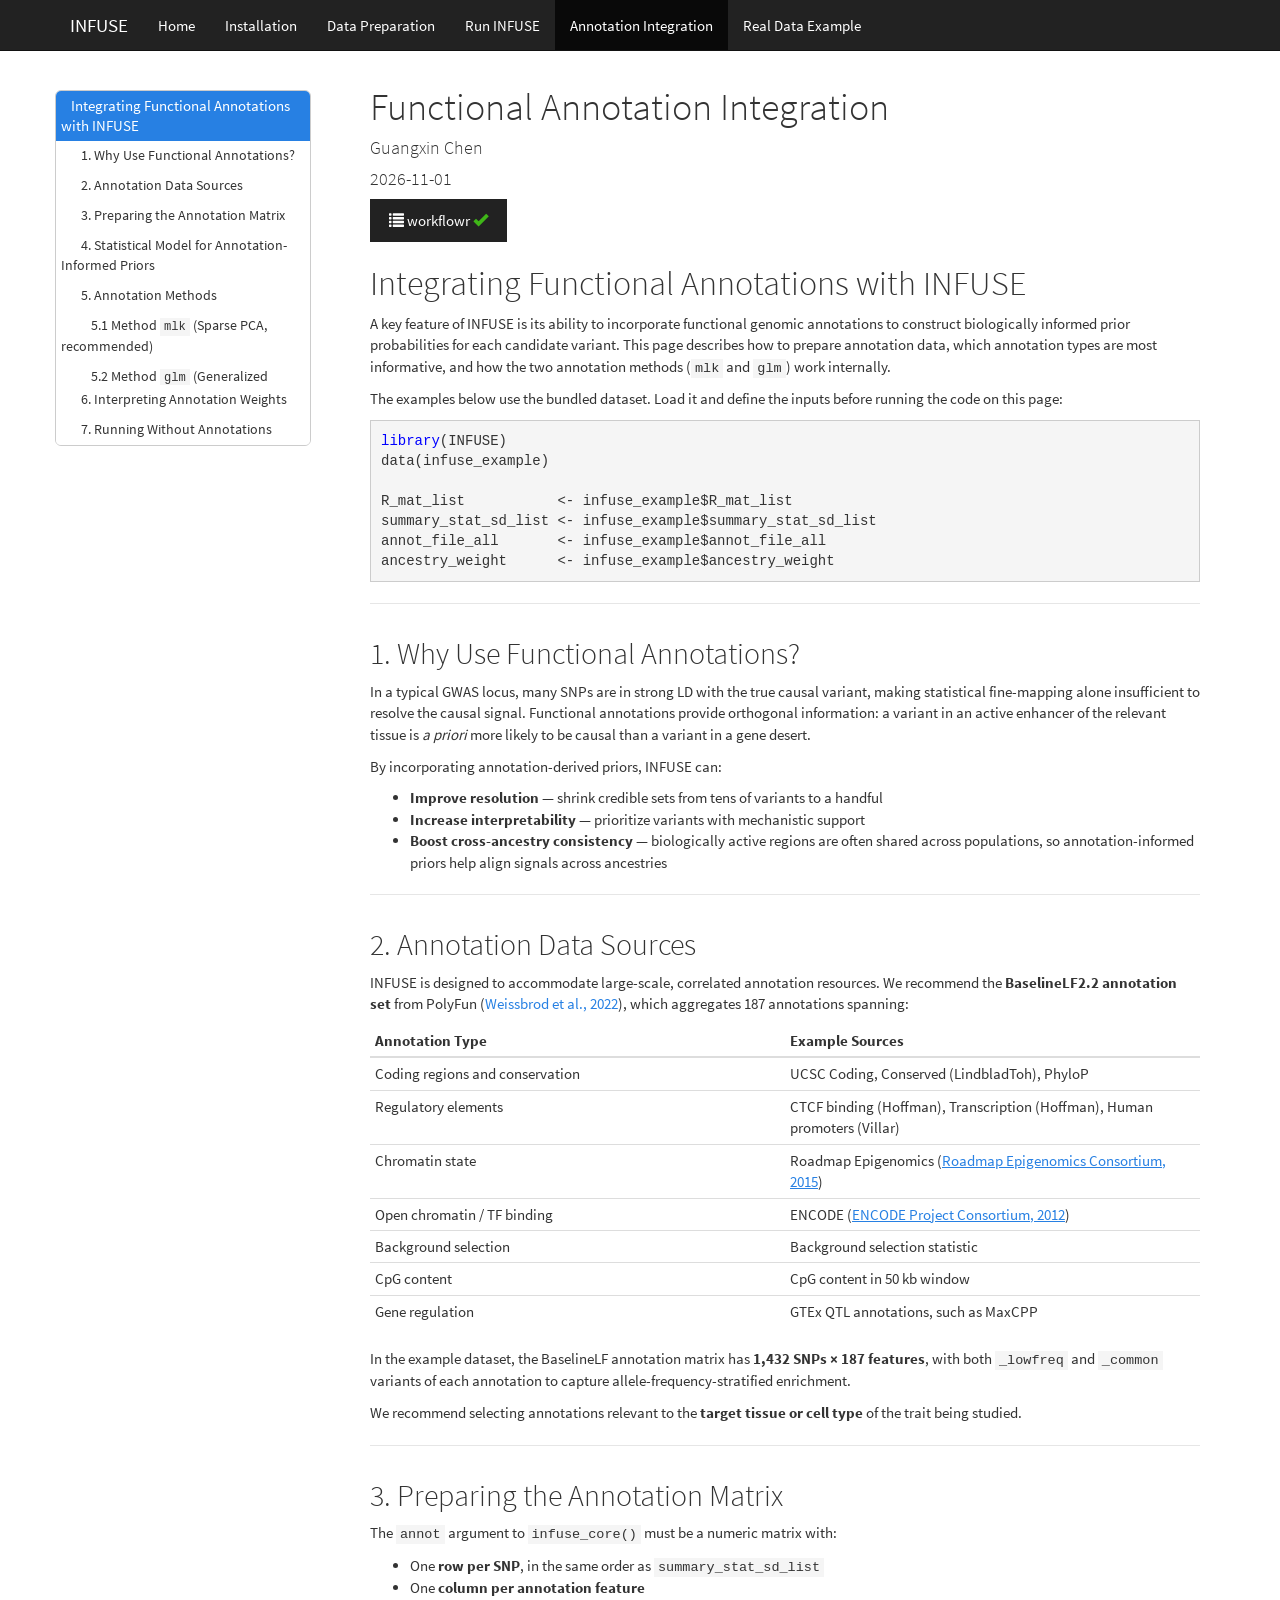
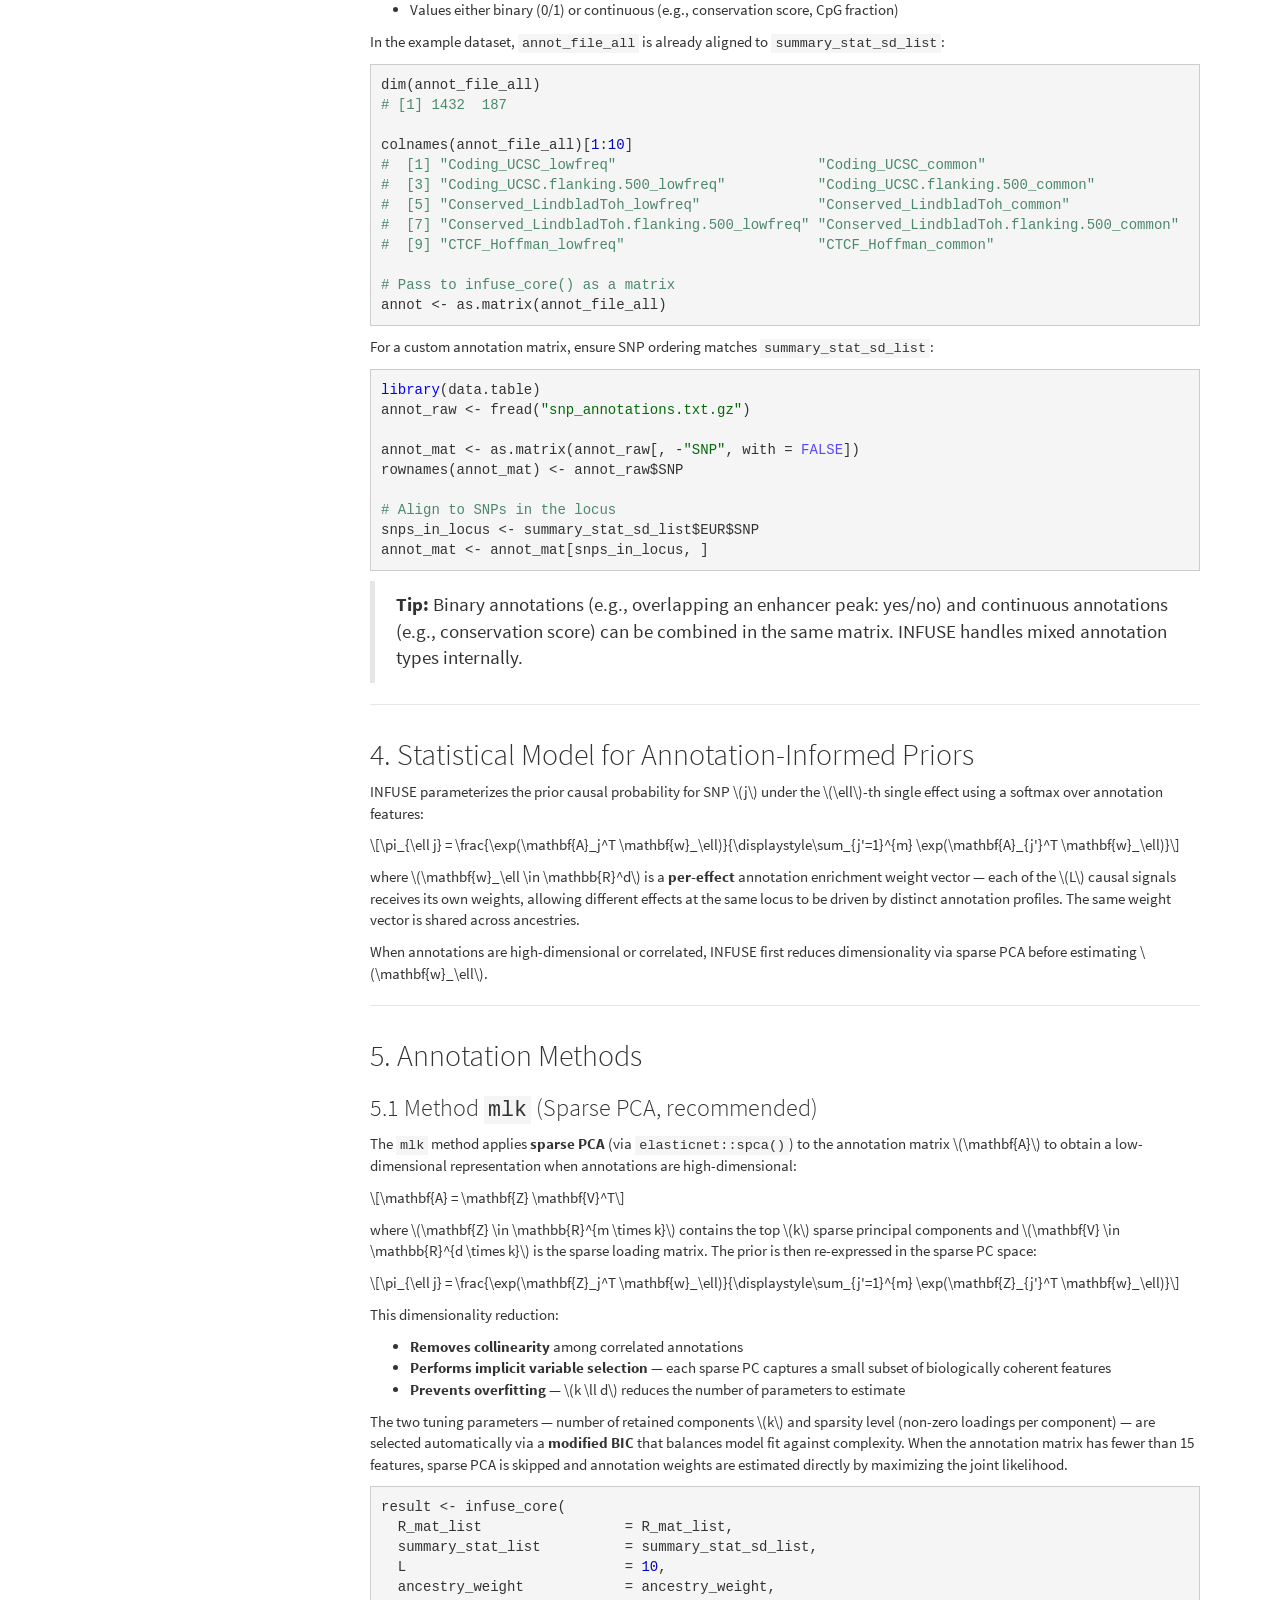
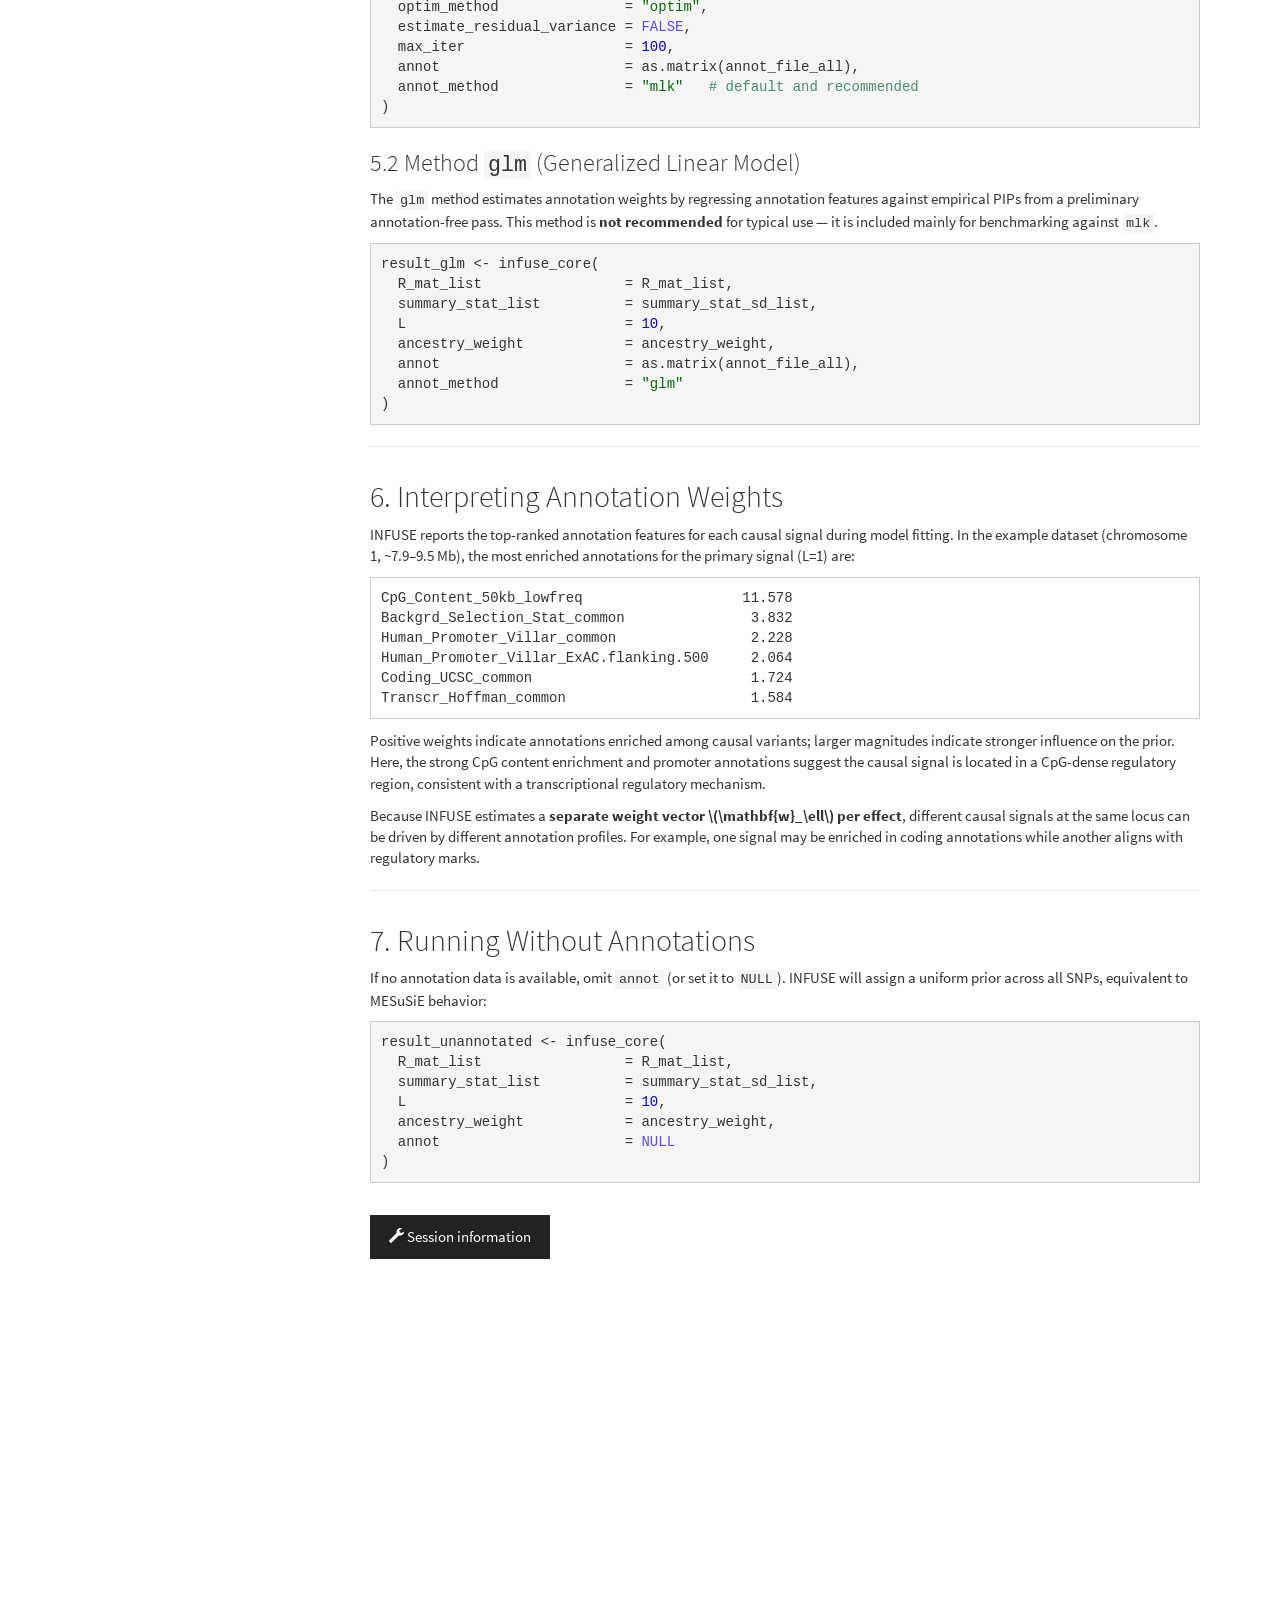
<file: docs/annotation_integration.html>
<!DOCTYPE html>

<html>

<head>

<meta charset="utf-8" />
<meta name="generator" content="pandoc" />
<meta http-equiv="X-UA-Compatible" content="IE=EDGE" />


<meta name="author" content="Guangxin Chen" />

<meta name="date" content="2026-11-01" />

<title>Functional Annotation Integration</title>

<script src="site_libs/header-attrs-2.28/header-attrs.js"></script>
<script src="site_libs/jquery-3.6.0/jquery-3.6.0.min.js"></script>
<meta name="viewport" content="width=device-width, initial-scale=1" />
<link href="site_libs/bootstrap-3.3.5/css/cosmo.min.css" rel="stylesheet" />
<script src="site_libs/bootstrap-3.3.5/js/bootstrap.min.js"></script>
<script src="site_libs/bootstrap-3.3.5/shim/html5shiv.min.js"></script>
<script src="site_libs/bootstrap-3.3.5/shim/respond.min.js"></script>
<style>h1 {font-size: 34px;}
       h1.title {font-size: 38px;}
       h2 {font-size: 30px;}
       h3 {font-size: 24px;}
       h4 {font-size: 18px;}
       h5 {font-size: 16px;}
       h6 {font-size: 12px;}
       code {color: inherit; background-color: rgba(0, 0, 0, 0.04);}
       pre:not([class]) { background-color: white }</style>
<script src="site_libs/jqueryui-1.13.2/jquery-ui.min.js"></script>
<link href="site_libs/tocify-1.9.1/jquery.tocify.css" rel="stylesheet" />
<script src="site_libs/tocify-1.9.1/jquery.tocify.js"></script>
<script src="site_libs/navigation-1.1/tabsets.js"></script>
<link href="site_libs/highlightjs-9.12.0/textmate.css" rel="stylesheet" />
<script src="site_libs/highlightjs-9.12.0/highlight.js"></script>

<link rel="icon" href="https://github.com/workflowr/workflowr-assets/raw/main/img/reproducible.png">
<!-- Add a small amount of space between sections. -->
<style type="text/css">
div.section {
  padding-top: 12px;
}
</style>



<style type="text/css">
  code{white-space: pre-wrap;}
  span.smallcaps{font-variant: small-caps;}
  span.underline{text-decoration: underline;}
  div.column{display: inline-block; vertical-align: top; width: 50%;}
  div.hanging-indent{margin-left: 1.5em; text-indent: -1.5em;}
  ul.task-list{list-style: none;}
    </style>

<style type="text/css">code{white-space: pre;}</style>
<script type="text/javascript">
if (window.hljs) {
  hljs.configure({languages: []});
  hljs.initHighlightingOnLoad();
  if (document.readyState && document.readyState === "complete") {
    window.setTimeout(function() { hljs.initHighlighting(); }, 0);
  }
}
</script>






<link rel="stylesheet" href="custom.css" type="text/css" />



<style type = "text/css">
.main-container {
  max-width: 940px;
  margin-left: auto;
  margin-right: auto;
}
img {
  max-width:100%;
}
.tabbed-pane {
  padding-top: 12px;
}
.html-widget {
  margin-bottom: 20px;
}
button.code-folding-btn:focus {
  outline: none;
}
summary {
  display: list-item;
}
details > summary > p:only-child {
  display: inline;
}
pre code {
  padding: 0;
}
</style>


<style type="text/css">
.dropdown-submenu {
  position: relative;
}
.dropdown-submenu>.dropdown-menu {
  top: 0;
  left: 100%;
  margin-top: -6px;
  margin-left: -1px;
  border-radius: 0 6px 6px 6px;
}
.dropdown-submenu:hover>.dropdown-menu {
  display: block;
}
.dropdown-submenu>a:after {
  display: block;
  content: " ";
  float: right;
  width: 0;
  height: 0;
  border-color: transparent;
  border-style: solid;
  border-width: 5px 0 5px 5px;
  border-left-color: #cccccc;
  margin-top: 5px;
  margin-right: -10px;
}
.dropdown-submenu:hover>a:after {
  border-left-color: #adb5bd;
}
.dropdown-submenu.pull-left {
  float: none;
}
.dropdown-submenu.pull-left>.dropdown-menu {
  left: -100%;
  margin-left: 10px;
  border-radius: 6px 0 6px 6px;
}
</style>

<script type="text/javascript">
// manage active state of menu based on current page
$(document).ready(function () {
  // active menu anchor
  href = window.location.pathname
  href = href.substr(href.lastIndexOf('/') + 1)
  if (href === "")
    href = "index.html";
  var menuAnchor = $('a[href="' + href + '"]');

  // mark the anchor link active (and if it's in a dropdown, also mark that active)
  var dropdown = menuAnchor.closest('li.dropdown');
  if (window.bootstrap) { // Bootstrap 4+
    menuAnchor.addClass('active');
    dropdown.find('> .dropdown-toggle').addClass('active');
  } else { // Bootstrap 3
    menuAnchor.parent().addClass('active');
    dropdown.addClass('active');
  }

  // Navbar adjustments
  var navHeight = $(".navbar").first().height() + 15;
  var style = document.createElement('style');
  var pt = "padding-top: " + navHeight + "px; ";
  var mt = "margin-top: -" + navHeight + "px; ";
  var css = "";
  // offset scroll position for anchor links (for fixed navbar)
  for (var i = 1; i <= 6; i++) {
    css += ".section h" + i + "{ " + pt + mt + "}\n";
  }
  style.innerHTML = "body {" + pt + "padding-bottom: 40px; }\n" + css;
  document.head.appendChild(style);
});
</script>

<!-- tabsets -->

<style type="text/css">
.tabset-dropdown > .nav-tabs {
  display: inline-table;
  max-height: 500px;
  min-height: 44px;
  overflow-y: auto;
  border: 1px solid #ddd;
  border-radius: 4px;
}

.tabset-dropdown > .nav-tabs > li.active:before, .tabset-dropdown > .nav-tabs.nav-tabs-open:before {
  content: "\e259";
  font-family: 'Glyphicons Halflings';
  display: inline-block;
  padding: 10px;
  border-right: 1px solid #ddd;
}

.tabset-dropdown > .nav-tabs.nav-tabs-open > li.active:before {
  content: "\e258";
  font-family: 'Glyphicons Halflings';
  border: none;
}

.tabset-dropdown > .nav-tabs > li.active {
  display: block;
}

.tabset-dropdown > .nav-tabs > li > a,
.tabset-dropdown > .nav-tabs > li > a:focus,
.tabset-dropdown > .nav-tabs > li > a:hover {
  border: none;
  display: inline-block;
  border-radius: 4px;
  background-color: transparent;
}

.tabset-dropdown > .nav-tabs.nav-tabs-open > li {
  display: block;
  float: none;
}

.tabset-dropdown > .nav-tabs > li {
  display: none;
}
</style>

<!-- code folding -->



<style type="text/css">

#TOC {
  margin: 25px 0px 20px 0px;
}
@media (max-width: 768px) {
#TOC {
  position: relative;
  width: 100%;
}
}

@media print {
.toc-content {
  /* see https://github.com/w3c/csswg-drafts/issues/4434 */
  float: right;
}
}

.toc-content {
  padding-left: 30px;
  padding-right: 40px;
}

div.main-container {
  max-width: 1200px;
}

div.tocify {
  width: 20%;
  max-width: 260px;
  max-height: 85%;
}

@media (min-width: 768px) and (max-width: 991px) {
  div.tocify {
    width: 25%;
  }
}

@media (max-width: 767px) {
  div.tocify {
    width: 100%;
    max-width: none;
  }
}

.tocify ul, .tocify li {
  line-height: 20px;
}

.tocify-subheader .tocify-item {
  font-size: 0.90em;
}

.tocify .list-group-item {
  border-radius: 0px;
}


</style>



</head>

<body>


<div class="container-fluid main-container">


<!-- setup 3col/9col grid for toc_float and main content  -->
<div class="row">
<div class="col-xs-12 col-sm-4 col-md-3">
<div id="TOC" class="tocify">
</div>
</div>

<div class="toc-content col-xs-12 col-sm-8 col-md-9">




<div class="navbar navbar-default  navbar-fixed-top" role="navigation">
  <div class="container">
    <div class="navbar-header">
      <button type="button" class="navbar-toggle collapsed" data-toggle="collapse" data-bs-toggle="collapse" data-target="#navbar" data-bs-target="#navbar">
        <span class="icon-bar"></span>
        <span class="icon-bar"></span>
        <span class="icon-bar"></span>
      </button>
      <a class="navbar-brand" href="index.html">INFUSE</a>
    </div>
    <div id="navbar" class="navbar-collapse collapse">
      <ul class="nav navbar-nav">
        <li>
  <a href="index.html">Home</a>
</li>
<li>
  <a href="installation.html">Installation</a>
</li>
<li>
  <a href="Data_prepare.html">Data Preparation</a>
</li>
<li>
  <a href="Run_INFUSE.html">Run INFUSE</a>
</li>
<li>
  <a href="annotation_integration.html">Annotation Integration</a>
</li>
<li>
  <a href="real_data_example.html">Real Data Example</a>
</li>
      </ul>
      <ul class="nav navbar-nav navbar-right">

      </ul>
    </div><!--/.nav-collapse -->
  </div><!--/.container -->
</div><!--/.navbar -->

<div id="header">



<h1 class="title toc-ignore">Functional Annotation Integration</h1>
<h4 class="author">Guangxin Chen</h4>
<h4 class="date">2026-11-01</h4>

</div>


<p>
<button type="button" class="btn btn-default btn-workflowr btn-workflowr-report" data-toggle="collapse" data-target="#workflowr-report">
<span class="glyphicon glyphicon-list" aria-hidden="true"></span>
workflowr <span class="glyphicon glyphicon-ok text-success"
aria-hidden="true"></span>
</button>
</p>
<div id="workflowr-report" class="collapse">
<ul class="nav nav-tabs">
<li class="active">
<a data-toggle="tab" href="#summary">Summary</a>
</li>
<li>
<a data-toggle="tab" href="#checks"> Checks <span
class="glyphicon glyphicon-ok text-success" aria-hidden="true"></span>
</a>
</li>
<li>
<a data-toggle="tab" href="#versions">Past versions</a>
</li>
</ul>
<div class="tab-content">
<div id="summary" class="tab-pane fade in active">
<p>
<strong>Last updated:</strong> 2026-11-01
</p>
<p>
<strong>Checks:</strong> <span
class="glyphicon glyphicon-ok text-success" aria-hidden="true"></span> 7
<span class="glyphicon glyphicon-exclamation-sign text-danger"
aria-hidden="true"></span> 0
</p>
<p>
<strong>Knit directory:</strong> <code>site/</code> <span
class="glyphicon glyphicon-question-sign" aria-hidden="true"
title="This is the local directory in which the code in this file was executed.">
</span>
</p>
<p>
This reproducible <a href="https://rmarkdown.rstudio.com">R Markdown</a>
analysis was created with <a
  href="https://github.com/workflowr/workflowr">workflowr</a> (version
1.7.2). The <em>Checks</em> tab describes the reproducibility checks
that were applied when the results were created. The <em>Past
versions</em> tab lists the development history.
</p>
<hr>
</div>
<div id="checks" class="tab-pane fade">
<div id="workflowr-checks" class="panel-group">
<div class="panel panel-default">
<div class="panel-heading">
<p class="panel-title">
<a data-toggle="collapse" data-parent="#workflowr-checks" href="#strongRMarkdownfilestronguptodate">
<span class="glyphicon glyphicon-ok text-success"
aria-hidden="true"></span> <strong>R Markdown file:</strong> up-to-date
</a>
</p>
</div>
<div id="strongRMarkdownfilestronguptodate"
class="panel-collapse collapse">
<div class="panel-body">
<p>Great! Since the R Markdown file has been committed to the Git
repository, you know the exact version of the code that produced these
results.</p>
</div>
</div>
</div>
<div class="panel panel-default">
<div class="panel-heading">
<p class="panel-title">
<a data-toggle="collapse" data-parent="#workflowr-checks" href="#strongEnvironmentstrongempty">
<span class="glyphicon glyphicon-ok text-success"
aria-hidden="true"></span> <strong>Environment:</strong> empty </a>
</p>
</div>
<div id="strongEnvironmentstrongempty" class="panel-collapse collapse">
<div class="panel-body">
<p>Great job! The global environment was empty. Objects defined in the
global environment can affect the analysis in your R Markdown file in
unknown ways. For reproduciblity it’s best to always run the code in an
empty environment.</p>
</div>
</div>
</div>
<div class="panel panel-default">
<div class="panel-heading">
<p class="panel-title">
<a data-toggle="collapse" data-parent="#workflowr-checks" href="#strongSeedstrongcodesetseed20260410code">
<span class="glyphicon glyphicon-ok text-success"
aria-hidden="true"></span> <strong>Seed:</strong>
<code>set.seed(20260410)</code> </a>
</p>
</div>
<div id="strongSeedstrongcodesetseed20260410code"
class="panel-collapse collapse">
<div class="panel-body">
<p>The command <code>set.seed(20260410)</code> was run prior to running
the code in the R Markdown file. Setting a seed ensures that any results
that rely on randomness, e.g. subsampling or permutations, are
reproducible.</p>
</div>
</div>
</div>
<div class="panel panel-default">
<div class="panel-heading">
<p class="panel-title">
<a data-toggle="collapse" data-parent="#workflowr-checks" href="#strongSessioninformationstrongrecorded">
<span class="glyphicon glyphicon-ok text-success"
aria-hidden="true"></span> <strong>Session information:</strong>
recorded </a>
</p>
</div>
<div id="strongSessioninformationstrongrecorded"
class="panel-collapse collapse">
<div class="panel-body">
<p>Great job! Recording the operating system, R version, and package
versions is critical for reproducibility.</p>
</div>
</div>
</div>
<div class="panel panel-default">
<div class="panel-heading">
<p class="panel-title">
<a data-toggle="collapse" data-parent="#workflowr-checks" href="#strongCachestrongnone">
<span class="glyphicon glyphicon-ok text-success"
aria-hidden="true"></span> <strong>Cache:</strong> none </a>
</p>
</div>
<div id="strongCachestrongnone" class="panel-collapse collapse">
<div class="panel-body">
<p>Nice! There were no cached chunks for this analysis, so you can be
confident that you successfully produced the results during this
run.</p>
</div>
</div>
</div>
<div class="panel panel-default">
<div class="panel-heading">
<p class="panel-title">
<a data-toggle="collapse" data-parent="#workflowr-checks" href="#strongFilepathsstrongrelative">
<span class="glyphicon glyphicon-ok text-success"
aria-hidden="true"></span> <strong>File paths:</strong> relative </a>
</p>
</div>
<div id="strongFilepathsstrongrelative" class="panel-collapse collapse">
<div class="panel-body">
<p>Great job! Using relative paths to the files within your workflowr
project makes it easier to run your code on other machines.</p>
</div>
</div>
</div>
<div class="panel panel-default">
<div class="panel-heading">
<p class="panel-title">
<a data-toggle="collapse" data-parent="#workflowr-checks" href="#strongRepositoryversionstrongahrefhttpsgithubcomgchen4422INFUSEtreefc5cf11f24ce53f54d53c7746b292a4d3f70f47atargetblankfc5cf11a">
<span class="glyphicon glyphicon-ok text-success"
aria-hidden="true"></span> <strong>Repository version:</strong>
<a href="https://github.com/gchen4422/INFUSE/tree/fc5cf11f24ce53f54d53c7746b292a4d3f70f47a" target="_blank">fc5cf11</a>
</a>
</p>
</div>
<div
id="strongRepositoryversionstrongahrefhttpsgithubcomgchen4422INFUSEtreefc5cf11f24ce53f54d53c7746b292a4d3f70f47atargetblankfc5cf11a"
class="panel-collapse collapse">
<div class="panel-body">
<p>
Great! You are using Git for version control. Tracking code development
and connecting the code version to the results is critical for
reproducibility.
</p>
<p>
The results in this page were generated with repository version
<a href="https://github.com/gchen4422/INFUSE/tree/fc5cf11f24ce53f54d53c7746b292a4d3f70f47a" target="_blank">fc5cf11</a>.
See the <em>Past versions</em> tab to see a history of the changes made
to the R Markdown and HTML files.
</p>
<p>
Note that you need to be careful to ensure that all relevant files for
the analysis have been committed to Git prior to generating the results
(you can use <code>wflow_publish</code> or
<code>wflow_git_commit</code>). workflowr only checks the R Markdown
file, but you know if there are other scripts or data files that it
depends on. Below is the status of the Git repository when the results
were generated:
</p>
<pre><code>
working directory clean
</code></pre>
<p>
Note that any generated files, e.g. HTML, png, CSS, etc., are not
included in this status report because it is ok for generated content to
have uncommitted changes.
</p>
</div>
</div>
</div>
</div>
<hr>
</div>
<div id="versions" class="tab-pane fade">
<p>
These are the previous versions of the repository in which changes were
made to the R Markdown
(<code>analysis/annotation_integration.Rmd</code>) and HTML
(<code>docs/annotation_integration.html</code>) files. If you’ve
configured a remote Git repository (see <code>?wflow_git_remote</code>),
click on the hyperlinks in the table below to view the files as they
were in that past version.
</p>
<div class="table-responsive">
<table class="table table-condensed table-hover">
<thead>
<tr>
<th>
File
</th>
<th>
Version
</th>
<th>
Author
</th>
<th>
Date
</th>
<th>
Message
</th>
</tr>
</thead>
<tbody>
<tr>
<td>
Rmd
</td>
<td>
<a href="https://github.com/gchen4422/INFUSE/blob/fc5cf11f24ce53f54d53c7746b292a4d3f70f47a/analysis/annotation_integration.Rmd" target="_blank">fc5cf11</a>
</td>
<td>
Guangxin Chen
</td>
<td>
2026-11-01
</td>
<td>
Load bundled inputs in annotation tutorial and remove obsolete link
</td>
</tr>
<tr>
<td>
Rmd
</td>
<td>
<a href="https://github.com/gchen4422/INFUSE/blob/23356cb2e808552f11c93b348e6edc5fd7e4df84/analysis/annotation_integration.Rmd" target="_blank">23356cb</a>
</td>
<td>
Guangxin Chen
</td>
<td>
2026-06-10
</td>
<td>
Add INFUSE website (workflowr project) on gh-pages branch
</td>
</tr>
<tr>
<td>
html
</td>
<td>
<a href="https://rawcdn.githack.com/gchen4422/INFUSE/23356cb2e808552f11c93b348e6edc5fd7e4df84/docs/annotation_integration.html" target="_blank">23356cb</a>
</td>
<td>
Guangxin Chen
</td>
<td>
2026-06-10
</td>
<td>
Add INFUSE website (workflowr project) on gh-pages branch
</td>
</tr>
</tbody>
</table>
</div>
<hr>
</div>
</div>
</div>
<div id="integrating-functional-annotations-with-infuse"
class="section level1">
<h1>Integrating Functional Annotations with INFUSE</h1>
<p>A key feature of INFUSE is its ability to incorporate functional
genomic annotations to construct biologically informed prior
probabilities for each candidate variant. This page describes how to
prepare annotation data, which annotation types are most informative,
and how the two annotation methods (<code>mlk</code> and
<code>glm</code>) work internally.</p>
<p>The examples below use the bundled dataset. Load it and define the
inputs before running the code on this page:</p>
<pre class="r"><code>library(INFUSE)
data(infuse_example)

R_mat_list           &lt;- infuse_example$R_mat_list
summary_stat_sd_list &lt;- infuse_example$summary_stat_sd_list
annot_file_all       &lt;- infuse_example$annot_file_all
ancestry_weight      &lt;- infuse_example$ancestry_weight</code></pre>
<hr />
<div id="why-use-functional-annotations" class="section level2">
<h2>1. Why Use Functional Annotations?</h2>
<p>In a typical GWAS locus, many SNPs are in strong LD with the true
causal variant, making statistical fine-mapping alone insufficient to
resolve the causal signal. Functional annotations provide orthogonal
information: a variant in an active enhancer of the relevant tissue is
<em>a priori</em> more likely to be causal than a variant in a gene
desert.</p>
<p>By incorporating annotation-derived priors, INFUSE can:</p>
<ul>
<li><strong>Improve resolution</strong> — shrink credible sets from tens
of variants to a handful</li>
<li><strong>Increase interpretability</strong> — prioritize variants
with mechanistic support</li>
<li><strong>Boost cross-ancestry consistency</strong> — biologically
active regions are often shared across populations, so
annotation-informed priors help align signals across ancestries</li>
</ul>
<hr />
</div>
<div id="annotation-data-sources" class="section level2">
<h2>2. Annotation Data Sources</h2>
<p>INFUSE is designed to accommodate large-scale, correlated annotation
resources. We recommend the <strong>BaselineLF2.2 annotation
set</strong> from PolyFun (<a
href="https://www.nature.com/articles/s41588-020-00735-5">Weissbrod et
al., 2022</a>), which aggregates 187 annotations spanning:</p>
<table>
<colgroup>
<col width="50%" />
<col width="50%" />
</colgroup>
<thead>
<tr class="header">
<th align="left">Annotation Type</th>
<th align="left">Example Sources</th>
</tr>
</thead>
<tbody>
<tr class="odd">
<td align="left">Coding regions and conservation</td>
<td align="left">UCSC Coding, Conserved (LindbladToh), PhyloP</td>
</tr>
<tr class="even">
<td align="left">Regulatory elements</td>
<td align="left">CTCF binding (Hoffman), Transcription (Hoffman), Human
promoters (Villar)</td>
</tr>
<tr class="odd">
<td align="left">Chromatin state</td>
<td align="left">Roadmap Epigenomics (<a
href="https://doi.org/10.1038/nature14248">Roadmap Epigenomics
Consortium, 2015</a>)</td>
</tr>
<tr class="even">
<td align="left">Open chromatin / TF binding</td>
<td align="left">ENCODE (<a
href="https://doi.org/10.1038/nature11247">ENCODE Project Consortium,
2012</a>)</td>
</tr>
<tr class="odd">
<td align="left">Background selection</td>
<td align="left">Background selection statistic</td>
</tr>
<tr class="even">
<td align="left">CpG content</td>
<td align="left">CpG content in 50 kb window</td>
</tr>
<tr class="odd">
<td align="left">Gene regulation</td>
<td align="left">GTEx QTL annotations, such as MaxCPP</td>
</tr>
</tbody>
</table>
<p>In the example dataset, the BaselineLF annotation matrix has
<strong>1,432 SNPs × 187 features</strong>, with both
<code>_lowfreq</code> and <code>_common</code> variants of each
annotation to capture allele-frequency-stratified enrichment.</p>
<p>We recommend selecting annotations relevant to the <strong>target
tissue or cell type</strong> of the trait being studied.</p>
<hr />
</div>
<div id="preparing-the-annotation-matrix" class="section level2">
<h2>3. Preparing the Annotation Matrix</h2>
<p>The <code>annot</code> argument to <code>infuse_core()</code> must be
a numeric matrix with:</p>
<ul>
<li>One <strong>row per SNP</strong>, in the same order as
<code>summary_stat_sd_list</code></li>
<li>One <strong>column per annotation feature</strong></li>
<li>Values either binary (0/1) or continuous (e.g., conservation score,
CpG fraction)</li>
</ul>
<p>In the example dataset, <code>annot_file_all</code> is already
aligned to <code>summary_stat_sd_list</code>:</p>
<pre class="r"><code>dim(annot_file_all)
# [1] 1432  187

colnames(annot_file_all)[1:10]
#  [1] &quot;Coding_UCSC_lowfreq&quot;                        &quot;Coding_UCSC_common&quot;
#  [3] &quot;Coding_UCSC.flanking.500_lowfreq&quot;           &quot;Coding_UCSC.flanking.500_common&quot;
#  [5] &quot;Conserved_LindbladToh_lowfreq&quot;              &quot;Conserved_LindbladToh_common&quot;
#  [7] &quot;Conserved_LindbladToh.flanking.500_lowfreq&quot; &quot;Conserved_LindbladToh.flanking.500_common&quot;
#  [9] &quot;CTCF_Hoffman_lowfreq&quot;                       &quot;CTCF_Hoffman_common&quot;

# Pass to infuse_core() as a matrix
annot &lt;- as.matrix(annot_file_all)</code></pre>
<p>For a custom annotation matrix, ensure SNP ordering matches
<code>summary_stat_sd_list</code>:</p>
<pre class="r"><code>library(data.table)
annot_raw &lt;- fread(&quot;snp_annotations.txt.gz&quot;)

annot_mat &lt;- as.matrix(annot_raw[, -&quot;SNP&quot;, with = FALSE])
rownames(annot_mat) &lt;- annot_raw$SNP

# Align to SNPs in the locus
snps_in_locus &lt;- summary_stat_sd_list$EUR$SNP
annot_mat &lt;- annot_mat[snps_in_locus, ]</code></pre>
<blockquote>
<p><strong>Tip:</strong> Binary annotations (e.g., overlapping an
enhancer peak: yes/no) and continuous annotations (e.g., conservation
score) can be combined in the same matrix. INFUSE handles mixed
annotation types internally.</p>
</blockquote>
<hr />
</div>
<div id="statistical-model-for-annotation-informed-priors"
class="section level2">
<h2>4. Statistical Model for Annotation-Informed Priors</h2>
<p>INFUSE parameterizes the prior causal probability for SNP <span
class="math inline">\(j\)</span> under the <span
class="math inline">\(\ell\)</span>-th single effect using a softmax
over annotation features:</p>
<p><span class="math display">\[\pi_{\ell j} = \frac{\exp(\mathbf{A}_j^T
\mathbf{w}_\ell)}{\displaystyle\sum_{j&#39;=1}^{m}
\exp(\mathbf{A}_{j&#39;}^T \mathbf{w}_\ell)}\]</span></p>
<p>where <span class="math inline">\(\mathbf{w}_\ell \in
\mathbb{R}^d\)</span> is a <strong>per-effect</strong> annotation
enrichment weight vector — each of the <span
class="math inline">\(L\)</span> causal signals receives its own
weights, allowing different effects at the same locus to be driven by
distinct annotation profiles. The same weight vector is shared across
ancestries.</p>
<p>When annotations are high-dimensional or correlated, INFUSE first
reduces dimensionality via sparse PCA before estimating <span
class="math inline">\(\mathbf{w}_\ell\)</span>.</p>
<hr />
</div>
<div id="annotation-methods" class="section level2">
<h2>5. Annotation Methods</h2>
<div id="method-mlk-sparse-pca-recommended" class="section level3">
<h3>5.1 Method <code>mlk</code> (Sparse PCA, recommended)</h3>
<p>The <code>mlk</code> method applies <strong>sparse PCA</strong> (via
<code>elasticnet::spca()</code>) to the annotation matrix <span
class="math inline">\(\mathbf{A}\)</span> to obtain a low-dimensional
representation when annotations are high-dimensional:</p>
<p><span class="math display">\[\mathbf{A} = \mathbf{Z}
\mathbf{V}^T\]</span></p>
<p>where <span class="math inline">\(\mathbf{Z} \in \mathbb{R}^{m \times
k}\)</span> contains the top <span class="math inline">\(k\)</span>
sparse principal components and <span class="math inline">\(\mathbf{V}
\in \mathbb{R}^{d \times k}\)</span> is the sparse loading matrix. The
prior is then re-expressed in the sparse PC space:</p>
<p><span class="math display">\[\pi_{\ell j} = \frac{\exp(\mathbf{Z}_j^T
\mathbf{w}_\ell)}{\displaystyle\sum_{j&#39;=1}^{m}
\exp(\mathbf{Z}_{j&#39;}^T \mathbf{w}_\ell)}\]</span></p>
<p>This dimensionality reduction:</p>
<ul>
<li><strong>Removes collinearity</strong> among correlated
annotations</li>
<li><strong>Performs implicit variable selection</strong> — each sparse
PC captures a small subset of biologically coherent features</li>
<li><strong>Prevents overfitting</strong> — <span
class="math inline">\(k \ll d\)</span> reduces the number of parameters
to estimate</li>
</ul>
<p>The two tuning parameters — number of retained components <span
class="math inline">\(k\)</span> and sparsity level (non-zero loadings
per component) — are selected automatically via a <strong>modified
BIC</strong> that balances model fit against complexity. When the
annotation matrix has fewer than 15 features, sparse PCA is skipped and
annotation weights are estimated directly by maximizing the joint
likelihood.</p>
<pre class="r"><code>result &lt;- infuse_core(
  R_mat_list                 = R_mat_list,
  summary_stat_list          = summary_stat_sd_list,
  L                          = 10,
  ancestry_weight            = ancestry_weight,
  optim_method               = &quot;optim&quot;,
  estimate_residual_variance = FALSE,
  max_iter                   = 100,
  annot                      = as.matrix(annot_file_all),
  annot_method               = &quot;mlk&quot;   # default and recommended
)</code></pre>
</div>
<div id="method-glm-generalized-linear-model" class="section level3">
<h3>5.2 Method <code>glm</code> (Generalized Linear Model)</h3>
<p>The <code>glm</code> method estimates annotation weights by
regressing annotation features against empirical PIPs from a preliminary
annotation-free pass. This method is <strong>not recommended</strong>
for typical use — it is included mainly for benchmarking against
<code>mlk</code>.</p>
<pre class="r"><code>result_glm &lt;- infuse_core(
  R_mat_list                 = R_mat_list,
  summary_stat_list          = summary_stat_sd_list,
  L                          = 10,
  ancestry_weight            = ancestry_weight,
  annot                      = as.matrix(annot_file_all),
  annot_method               = &quot;glm&quot;
)</code></pre>
<hr />
</div>
</div>
<div id="interpreting-annotation-weights" class="section level2">
<h2>6. Interpreting Annotation Weights</h2>
<p>INFUSE reports the top-ranked annotation features for each causal
signal during model fitting. In the example dataset (chromosome 1,
~7.9–9.5 Mb), the most enriched annotations for the primary signal (L=1)
are:</p>
<pre><code>CpG_Content_50kb_lowfreq                   11.578
Backgrd_Selection_Stat_common               3.832
Human_Promoter_Villar_common                2.228
Human_Promoter_Villar_ExAC.flanking.500     2.064
Coding_UCSC_common                          1.724
Transcr_Hoffman_common                      1.584</code></pre>
<p>Positive weights indicate annotations enriched among causal variants;
larger magnitudes indicate stronger influence on the prior. Here, the
strong CpG content enrichment and promoter annotations suggest the
causal signal is located in a CpG-dense regulatory region, consistent
with a transcriptional regulatory mechanism.</p>
<p>Because INFUSE estimates a <strong>separate weight vector <span
class="math inline">\(\mathbf{w}_\ell\)</span> per effect</strong>,
different causal signals at the same locus can be driven by different
annotation profiles. For example, one signal may be enriched in coding
annotations while another aligns with regulatory marks.</p>
<hr />
</div>
<div id="running-without-annotations" class="section level2">
<h2>7. Running Without Annotations</h2>
<p>If no annotation data is available, omit <code>annot</code> (or set
it to <code>NULL</code>). INFUSE will assign a uniform prior across all
SNPs, equivalent to MESuSiE behavior:</p>
<pre class="r"><code>result_unannotated &lt;- infuse_core(
  R_mat_list                 = R_mat_list,
  summary_stat_list          = summary_stat_sd_list,
  L                          = 10,
  ancestry_weight            = ancestry_weight,
  annot                      = NULL
)</code></pre>
<br>
<p>
<button type="button" class="btn btn-default btn-workflowr btn-workflowr-sessioninfo" data-toggle="collapse" data-target="#workflowr-sessioninfo" style="display: block;">
<span class="glyphicon glyphicon-wrench" aria-hidden="true"></span>
Session information
</button>
</p>
<div id="workflowr-sessioninfo" class="collapse">
<pre class="r"><code>sessionInfo()</code></pre>
<pre><code>R version 4.2.2 (2022-10-31)
Platform: x86_64-pc-linux-gnu (64-bit)
Running under: Rocky Linux 8.10 (Green Obsidian)

Matrix products: default
BLAS/LAPACK: /apps/spack/negishi/apps/openblas/0.3.21-gcc-12.2.0-lzvicim/lib/libopenblas_zenp-r0.3.21.so

locale:
 [1] LC_CTYPE=C.UTF-8       LC_NUMERIC=C           LC_TIME=C.UTF-8
 [4] LC_COLLATE=C.UTF-8     LC_MONETARY=C.UTF-8    LC_MESSAGES=C.UTF-8
 [7] LC_PAPER=C.UTF-8       LC_NAME=C              LC_ADDRESS=C
[10] LC_TELEPHONE=C         LC_MEASUREMENT=C.UTF-8 LC_IDENTIFICATION=C

attached base packages:
[1] stats     graphics  grDevices utils     datasets  methods   base

other attached packages:
[1] INFUSE_0.0.2.9000

loaded via a namespace (and not attached):
 [1] Rcpp_1.1.1        nloptr_2.1.1      pillar_1.9.0      compiler_4.2.2
 [5] bslib_0.8.0       later_1.3.2       jquerylib_0.1.4   git2r_0.36.2
 [9] workflowr_1.7.2   tools_4.2.2       digest_0.6.37     gtable_0.3.6
[13] lattice_0.20-45   jsonlite_2.0.0    evaluate_1.0.5    lifecycle_1.0.5
[17] tibble_3.2.1      pkgconfig_2.0.3   rlang_1.2.0       Matrix_1.6-4
[21] cli_3.6.3         yaml_2.3.10       xfun_0.48         fastmap_1.2.0
[25] stringr_1.5.1     dplyr_1.1.4       knitr_1.48        generics_0.1.3
[29] fs_2.0.1          vctrs_0.6.5       sass_0.4.9        grid_4.2.2
[33] tidyselect_1.2.1  rprojroot_2.1.1   glue_1.8.0        R6_2.6.1
[37] fansi_1.0.6       rmarkdown_2.28    mixsqp_0.3-54     irlba_2.3.5.1
[41] ggplot2_3.5.2     magrittr_2.0.3    whisker_0.4       scales_1.3.0
[45] promises_1.3.0    htmltools_0.5.8.1 colorspace_2.1-1  httpuv_1.6.6
[49] utf8_1.2.4        stringi_1.8.4     munsell_0.5.1     cachem_1.1.0     </code></pre>
</div>
</div>
</div>
</div>
</div>
</div>
</div>
</div>


<!-- Adjust MathJax settings so that all math formulae are shown using
TeX fonts only; see
https://docs.mathjax.org/en/latest/web/configuration.html. This will make
the presentation more consistent at the cost of the webpage sometimes
taking slightly longer to load. Note that this only works because the
footer is added to webpages before the MathJax javascript. -->
<script type="text/x-mathjax-config">
  MathJax.Hub.Config({
    "HTML-CSS": { availableFonts: ["TeX"] }
  });
</script>




</div>
</div>

</div>

<script>

// add bootstrap table styles to pandoc tables
function bootstrapStylePandocTables() {
  $('tr.odd').parent('tbody').parent('table').addClass('table table-condensed');
}
$(document).ready(function () {
  bootstrapStylePandocTables();
});


</script>

<!-- tabsets -->

<script>
$(document).ready(function () {
  window.buildTabsets("TOC");
});

$(document).ready(function () {
  $('.tabset-dropdown > .nav-tabs > li').click(function () {
    $(this).parent().toggleClass('nav-tabs-open');
  });
});
</script>

<!-- code folding -->

<script>
$(document).ready(function ()  {

    // temporarily add toc-ignore selector to headers for the consistency with Pandoc
    $('.unlisted.unnumbered').addClass('toc-ignore')

    // move toc-ignore selectors from section div to header
    $('div.section.toc-ignore')
        .removeClass('toc-ignore')
        .children('h1,h2,h3,h4,h5').addClass('toc-ignore');

    // establish options
    var options = {
      selectors: "h1,h2,h3",
      theme: "bootstrap3",
      context: '.toc-content',
      hashGenerator: function (text) {
        return text.replace(/[.\\/?&!#<>]/g, '').replace(/\s/g, '_');
      },
      ignoreSelector: ".toc-ignore",
      scrollTo: 0
    };
    options.showAndHide = true;
    options.smoothScroll = true;

    // tocify
    var toc = $("#TOC").tocify(options).data("toc-tocify");
});
</script>

<!-- dynamically load mathjax for compatibility with self-contained -->
<script>
  (function () {
    var script = document.createElement("script");
    script.type = "text/javascript";
    script.src  = "https://mathjax.rstudio.com/latest/MathJax.js?config=TeX-AMS-MML_HTMLorMML";
    document.getElementsByTagName("head")[0].appendChild(script);
  })();
</script>

</body>
</html>
</file>
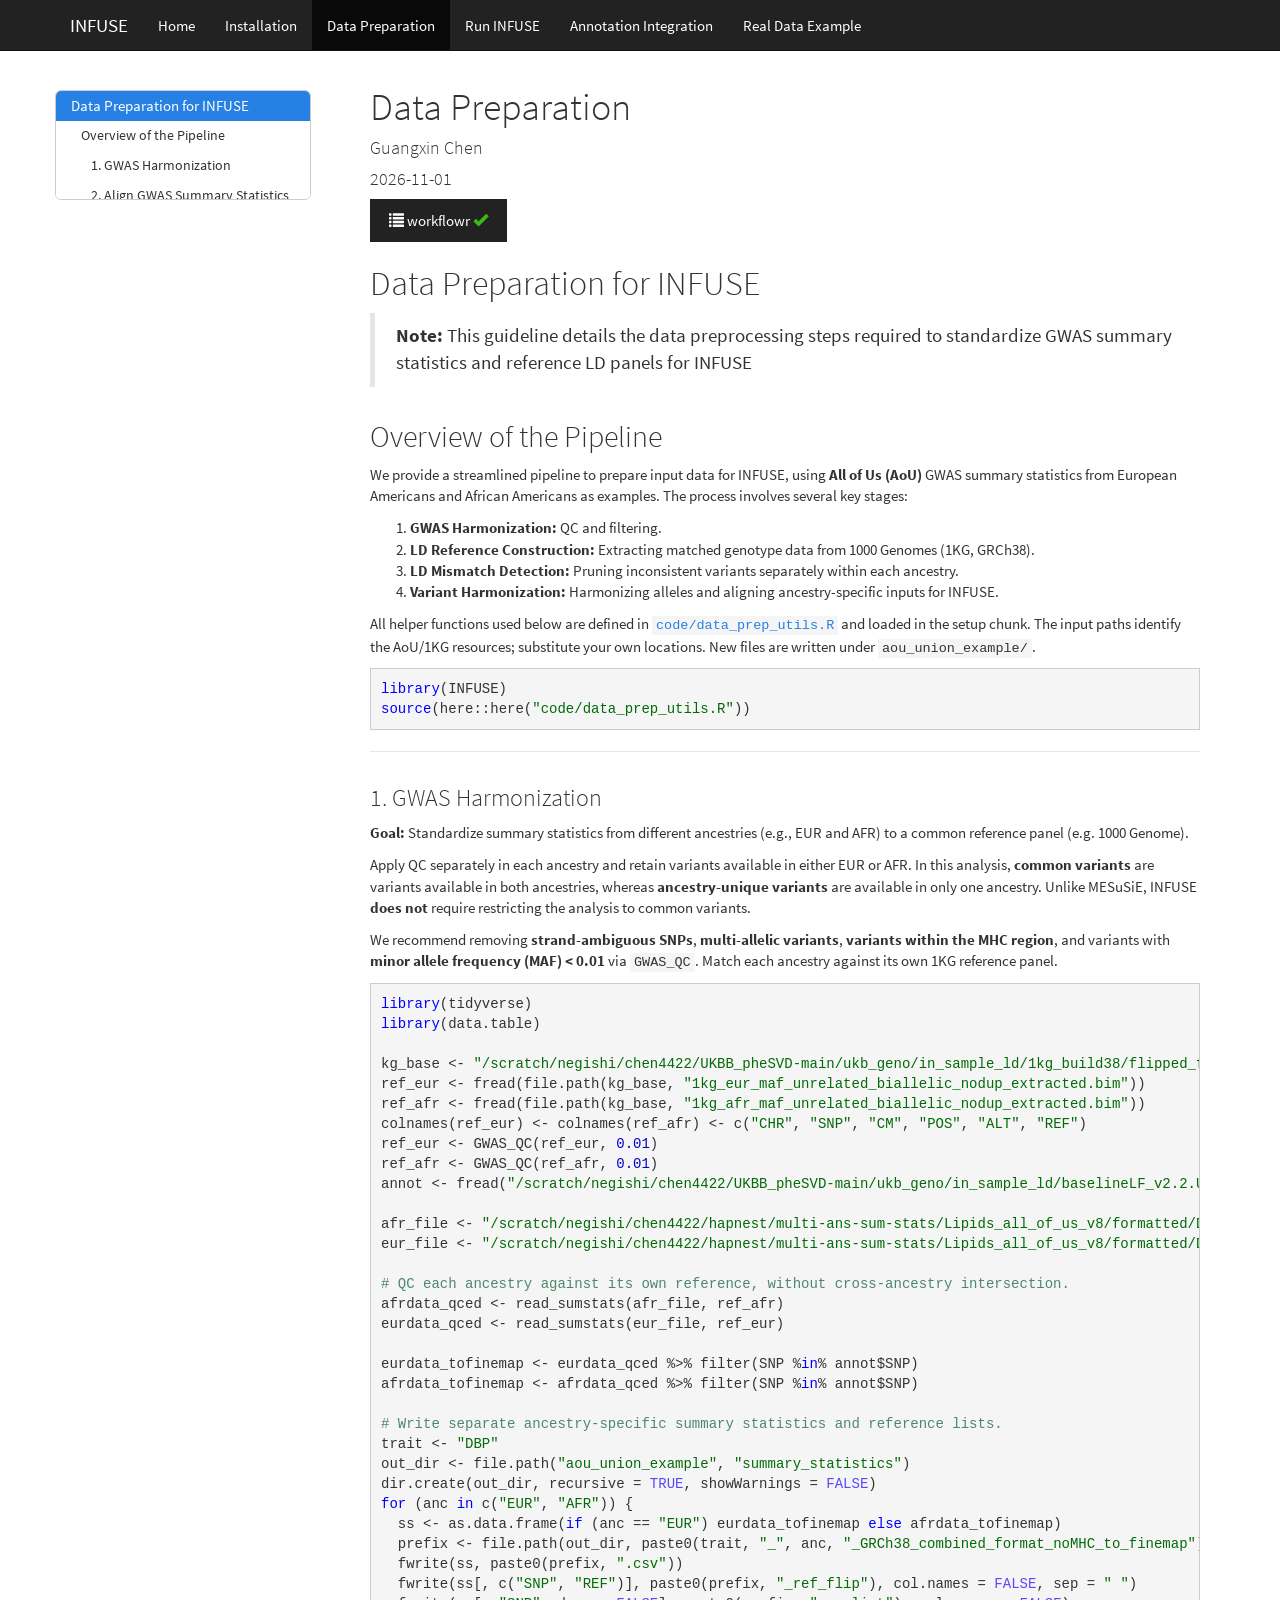
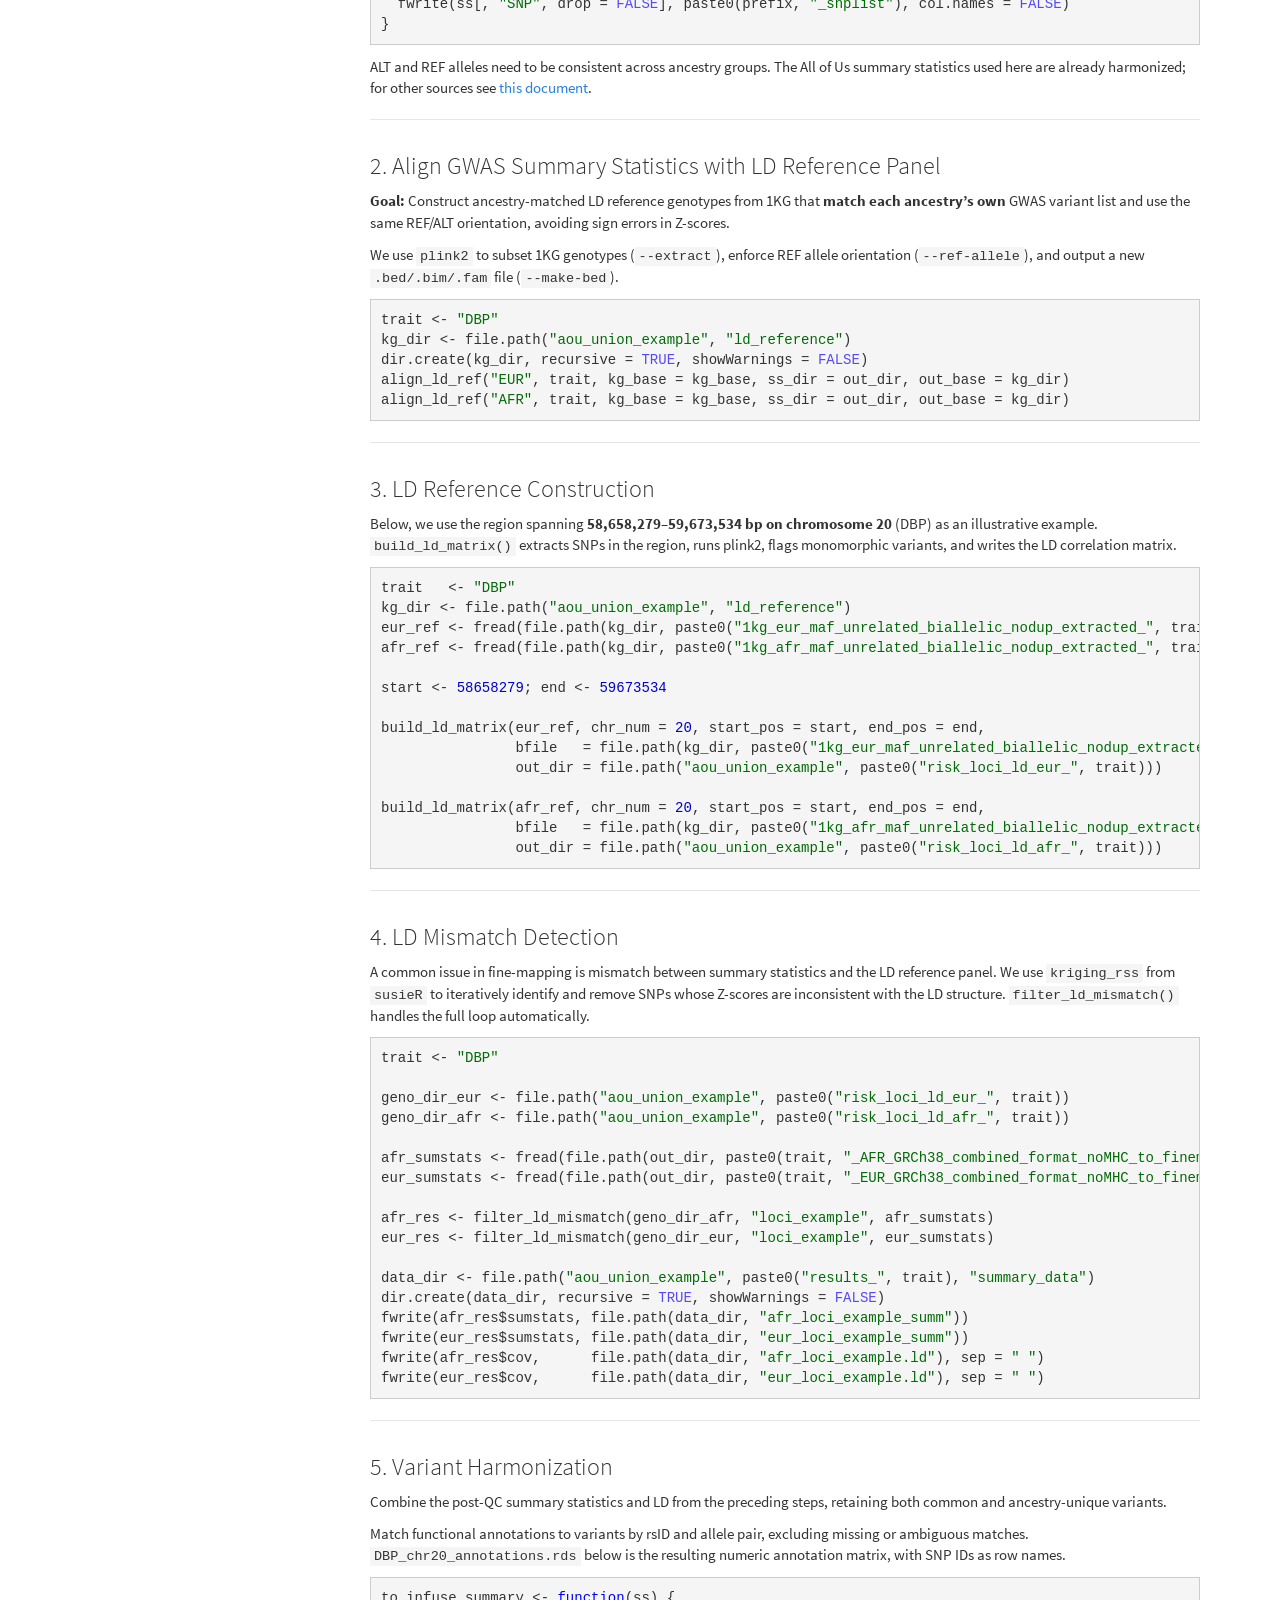
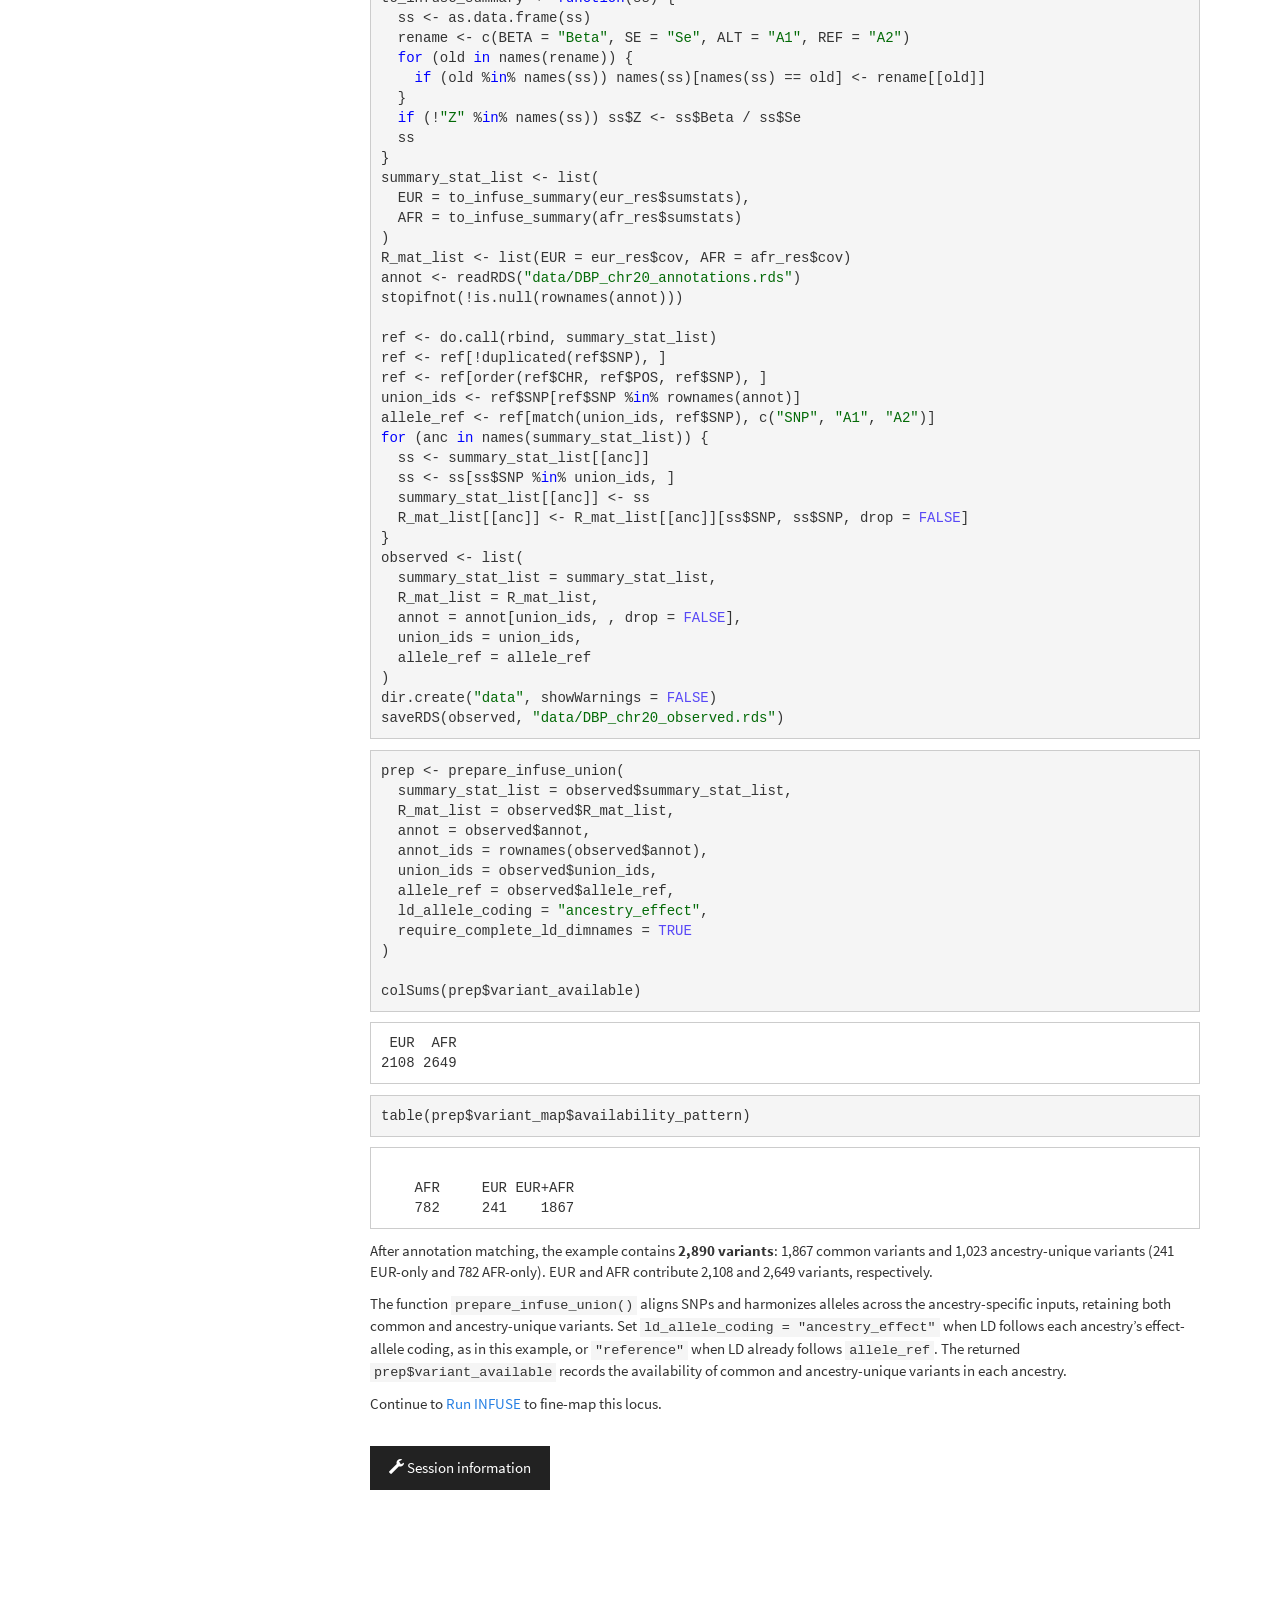
<file: docs/Data_prepare.html>
<!DOCTYPE html>

<html>

<head>

<meta charset="utf-8" />
<meta name="generator" content="pandoc" />
<meta http-equiv="X-UA-Compatible" content="IE=EDGE" />


<meta name="author" content="Guangxin Chen" />

<meta name="date" content="2026-11-01" />

<title>Data Preparation</title>

<script src="site_libs/header-attrs-2.28/header-attrs.js"></script>
<script src="site_libs/jquery-3.6.0/jquery-3.6.0.min.js"></script>
<meta name="viewport" content="width=device-width, initial-scale=1" />
<link href="site_libs/bootstrap-3.3.5/css/cosmo.min.css" rel="stylesheet" />
<script src="site_libs/bootstrap-3.3.5/js/bootstrap.min.js"></script>
<script src="site_libs/bootstrap-3.3.5/shim/html5shiv.min.js"></script>
<script src="site_libs/bootstrap-3.3.5/shim/respond.min.js"></script>
<style>h1 {font-size: 34px;}
       h1.title {font-size: 38px;}
       h2 {font-size: 30px;}
       h3 {font-size: 24px;}
       h4 {font-size: 18px;}
       h5 {font-size: 16px;}
       h6 {font-size: 12px;}
       code {color: inherit; background-color: rgba(0, 0, 0, 0.04);}
       pre:not([class]) { background-color: white }</style>
<script src="site_libs/jqueryui-1.13.2/jquery-ui.min.js"></script>
<link href="site_libs/tocify-1.9.1/jquery.tocify.css" rel="stylesheet" />
<script src="site_libs/tocify-1.9.1/jquery.tocify.js"></script>
<script src="site_libs/navigation-1.1/tabsets.js"></script>
<link href="site_libs/highlightjs-9.12.0/textmate.css" rel="stylesheet" />
<script src="site_libs/highlightjs-9.12.0/highlight.js"></script>

<link rel="icon" href="https://github.com/workflowr/workflowr-assets/raw/main/img/reproducible.png">
<!-- Add a small amount of space between sections. -->
<style type="text/css">
div.section {
  padding-top: 12px;
}
</style>



<style type="text/css">
  code{white-space: pre-wrap;}
  span.smallcaps{font-variant: small-caps;}
  span.underline{text-decoration: underline;}
  div.column{display: inline-block; vertical-align: top; width: 50%;}
  div.hanging-indent{margin-left: 1.5em; text-indent: -1.5em;}
  ul.task-list{list-style: none;}
    </style>

<style type="text/css">code{white-space: pre;}</style>
<script type="text/javascript">
if (window.hljs) {
  hljs.configure({languages: []});
  hljs.initHighlightingOnLoad();
  if (document.readyState && document.readyState === "complete") {
    window.setTimeout(function() { hljs.initHighlighting(); }, 0);
  }
}
</script>






<link rel="stylesheet" href="custom.css" type="text/css" />



<style type = "text/css">
.main-container {
  max-width: 940px;
  margin-left: auto;
  margin-right: auto;
}
img {
  max-width:100%;
}
.tabbed-pane {
  padding-top: 12px;
}
.html-widget {
  margin-bottom: 20px;
}
button.code-folding-btn:focus {
  outline: none;
}
summary {
  display: list-item;
}
details > summary > p:only-child {
  display: inline;
}
pre code {
  padding: 0;
}
</style>


<style type="text/css">
.dropdown-submenu {
  position: relative;
}
.dropdown-submenu>.dropdown-menu {
  top: 0;
  left: 100%;
  margin-top: -6px;
  margin-left: -1px;
  border-radius: 0 6px 6px 6px;
}
.dropdown-submenu:hover>.dropdown-menu {
  display: block;
}
.dropdown-submenu>a:after {
  display: block;
  content: " ";
  float: right;
  width: 0;
  height: 0;
  border-color: transparent;
  border-style: solid;
  border-width: 5px 0 5px 5px;
  border-left-color: #cccccc;
  margin-top: 5px;
  margin-right: -10px;
}
.dropdown-submenu:hover>a:after {
  border-left-color: #adb5bd;
}
.dropdown-submenu.pull-left {
  float: none;
}
.dropdown-submenu.pull-left>.dropdown-menu {
  left: -100%;
  margin-left: 10px;
  border-radius: 6px 0 6px 6px;
}
</style>

<script type="text/javascript">
// manage active state of menu based on current page
$(document).ready(function () {
  // active menu anchor
  href = window.location.pathname
  href = href.substr(href.lastIndexOf('/') + 1)
  if (href === "")
    href = "index.html";
  var menuAnchor = $('a[href="' + href + '"]');

  // mark the anchor link active (and if it's in a dropdown, also mark that active)
  var dropdown = menuAnchor.closest('li.dropdown');
  if (window.bootstrap) { // Bootstrap 4+
    menuAnchor.addClass('active');
    dropdown.find('> .dropdown-toggle').addClass('active');
  } else { // Bootstrap 3
    menuAnchor.parent().addClass('active');
    dropdown.addClass('active');
  }

  // Navbar adjustments
  var navHeight = $(".navbar").first().height() + 15;
  var style = document.createElement('style');
  var pt = "padding-top: " + navHeight + "px; ";
  var mt = "margin-top: -" + navHeight + "px; ";
  var css = "";
  // offset scroll position for anchor links (for fixed navbar)
  for (var i = 1; i <= 6; i++) {
    css += ".section h" + i + "{ " + pt + mt + "}\n";
  }
  style.innerHTML = "body {" + pt + "padding-bottom: 40px; }\n" + css;
  document.head.appendChild(style);
});
</script>

<!-- tabsets -->

<style type="text/css">
.tabset-dropdown > .nav-tabs {
  display: inline-table;
  max-height: 500px;
  min-height: 44px;
  overflow-y: auto;
  border: 1px solid #ddd;
  border-radius: 4px;
}

.tabset-dropdown > .nav-tabs > li.active:before, .tabset-dropdown > .nav-tabs.nav-tabs-open:before {
  content: "\e259";
  font-family: 'Glyphicons Halflings';
  display: inline-block;
  padding: 10px;
  border-right: 1px solid #ddd;
}

.tabset-dropdown > .nav-tabs.nav-tabs-open > li.active:before {
  content: "\e258";
  font-family: 'Glyphicons Halflings';
  border: none;
}

.tabset-dropdown > .nav-tabs > li.active {
  display: block;
}

.tabset-dropdown > .nav-tabs > li > a,
.tabset-dropdown > .nav-tabs > li > a:focus,
.tabset-dropdown > .nav-tabs > li > a:hover {
  border: none;
  display: inline-block;
  border-radius: 4px;
  background-color: transparent;
}

.tabset-dropdown > .nav-tabs.nav-tabs-open > li {
  display: block;
  float: none;
}

.tabset-dropdown > .nav-tabs > li {
  display: none;
}
</style>

<!-- code folding -->



<style type="text/css">

#TOC {
  margin: 25px 0px 20px 0px;
}
@media (max-width: 768px) {
#TOC {
  position: relative;
  width: 100%;
}
}

@media print {
.toc-content {
  /* see https://github.com/w3c/csswg-drafts/issues/4434 */
  float: right;
}
}

.toc-content {
  padding-left: 30px;
  padding-right: 40px;
}

div.main-container {
  max-width: 1200px;
}

div.tocify {
  width: 20%;
  max-width: 260px;
  max-height: 85%;
}

@media (min-width: 768px) and (max-width: 991px) {
  div.tocify {
    width: 25%;
  }
}

@media (max-width: 767px) {
  div.tocify {
    width: 100%;
    max-width: none;
  }
}

.tocify ul, .tocify li {
  line-height: 20px;
}

.tocify-subheader .tocify-item {
  font-size: 0.90em;
}

.tocify .list-group-item {
  border-radius: 0px;
}


</style>



</head>

<body>


<div class="container-fluid main-container">


<!-- setup 3col/9col grid for toc_float and main content  -->
<div class="row">
<div class="col-xs-12 col-sm-4 col-md-3">
<div id="TOC" class="tocify">
</div>
</div>

<div class="toc-content col-xs-12 col-sm-8 col-md-9">




<div class="navbar navbar-default  navbar-fixed-top" role="navigation">
  <div class="container">
    <div class="navbar-header">
      <button type="button" class="navbar-toggle collapsed" data-toggle="collapse" data-bs-toggle="collapse" data-target="#navbar" data-bs-target="#navbar">
        <span class="icon-bar"></span>
        <span class="icon-bar"></span>
        <span class="icon-bar"></span>
      </button>
      <a class="navbar-brand" href="index.html">INFUSE</a>
    </div>
    <div id="navbar" class="navbar-collapse collapse">
      <ul class="nav navbar-nav">
        <li>
  <a href="index.html">Home</a>
</li>
<li>
  <a href="installation.html">Installation</a>
</li>
<li>
  <a href="Data_prepare.html">Data Preparation</a>
</li>
<li>
  <a href="Run_INFUSE.html">Run INFUSE</a>
</li>
<li>
  <a href="annotation_integration.html">Annotation Integration</a>
</li>
<li>
  <a href="real_data_example.html">Real Data Example</a>
</li>
      </ul>
      <ul class="nav navbar-nav navbar-right">

      </ul>
    </div><!--/.nav-collapse -->
  </div><!--/.container -->
</div><!--/.navbar -->

<div id="header">



<h1 class="title toc-ignore">Data Preparation</h1>
<h4 class="author">Guangxin Chen</h4>
<h4 class="date">2026-11-01</h4>

</div>


<p>
<button type="button" class="btn btn-default btn-workflowr btn-workflowr-report" data-toggle="collapse" data-target="#workflowr-report">
<span class="glyphicon glyphicon-list" aria-hidden="true"></span>
workflowr <span class="glyphicon glyphicon-ok text-success"
aria-hidden="true"></span>
</button>
</p>
<div id="workflowr-report" class="collapse">
<ul class="nav nav-tabs">
<li class="active">
<a data-toggle="tab" href="#summary">Summary</a>
</li>
<li>
<a data-toggle="tab" href="#checks"> Checks <span
class="glyphicon glyphicon-ok text-success" aria-hidden="true"></span>
</a>
</li>
<li>
<a data-toggle="tab" href="#versions">Past versions</a>
</li>
</ul>
<div class="tab-content">
<div id="summary" class="tab-pane fade in active">
<p>
<strong>Last updated:</strong> 2026-11-01
</p>
<p>
<strong>Checks:</strong> <span
class="glyphicon glyphicon-ok text-success" aria-hidden="true"></span> 7
<span class="glyphicon glyphicon-exclamation-sign text-danger"
aria-hidden="true"></span> 0
</p>
<p>
<strong>Knit directory:</strong> <code>site/</code> <span
class="glyphicon glyphicon-question-sign" aria-hidden="true"
title="This is the local directory in which the code in this file was executed.">
</span>
</p>
<p>
This reproducible <a href="https://rmarkdown.rstudio.com">R Markdown</a>
analysis was created with <a
  href="https://github.com/workflowr/workflowr">workflowr</a> (version
1.7.2). The <em>Checks</em> tab describes the reproducibility checks
that were applied when the results were created. The <em>Past
versions</em> tab lists the development history.
</p>
<hr>
</div>
<div id="checks" class="tab-pane fade">
<div id="workflowr-checks" class="panel-group">
<div class="panel panel-default">
<div class="panel-heading">
<p class="panel-title">
<a data-toggle="collapse" data-parent="#workflowr-checks" href="#strongRMarkdownfilestronguptodate">
<span class="glyphicon glyphicon-ok text-success"
aria-hidden="true"></span> <strong>R Markdown file:</strong> up-to-date
</a>
</p>
</div>
<div id="strongRMarkdownfilestronguptodate"
class="panel-collapse collapse">
<div class="panel-body">
<p>Great! Since the R Markdown file has been committed to the Git
repository, you know the exact version of the code that produced these
results.</p>
</div>
</div>
</div>
<div class="panel panel-default">
<div class="panel-heading">
<p class="panel-title">
<a data-toggle="collapse" data-parent="#workflowr-checks" href="#strongEnvironmentstrongempty">
<span class="glyphicon glyphicon-ok text-success"
aria-hidden="true"></span> <strong>Environment:</strong> empty </a>
</p>
</div>
<div id="strongEnvironmentstrongempty" class="panel-collapse collapse">
<div class="panel-body">
<p>Great job! The global environment was empty. Objects defined in the
global environment can affect the analysis in your R Markdown file in
unknown ways. For reproduciblity it’s best to always run the code in an
empty environment.</p>
</div>
</div>
</div>
<div class="panel panel-default">
<div class="panel-heading">
<p class="panel-title">
<a data-toggle="collapse" data-parent="#workflowr-checks" href="#strongSeedstrongcodesetseed20260410code">
<span class="glyphicon glyphicon-ok text-success"
aria-hidden="true"></span> <strong>Seed:</strong>
<code>set.seed(20260410)</code> </a>
</p>
</div>
<div id="strongSeedstrongcodesetseed20260410code"
class="panel-collapse collapse">
<div class="panel-body">
<p>The command <code>set.seed(20260410)</code> was run prior to running
the code in the R Markdown file. Setting a seed ensures that any results
that rely on randomness, e.g. subsampling or permutations, are
reproducible.</p>
</div>
</div>
</div>
<div class="panel panel-default">
<div class="panel-heading">
<p class="panel-title">
<a data-toggle="collapse" data-parent="#workflowr-checks" href="#strongSessioninformationstrongrecorded">
<span class="glyphicon glyphicon-ok text-success"
aria-hidden="true"></span> <strong>Session information:</strong>
recorded </a>
</p>
</div>
<div id="strongSessioninformationstrongrecorded"
class="panel-collapse collapse">
<div class="panel-body">
<p>Great job! Recording the operating system, R version, and package
versions is critical for reproducibility.</p>
</div>
</div>
</div>
<div class="panel panel-default">
<div class="panel-heading">
<p class="panel-title">
<a data-toggle="collapse" data-parent="#workflowr-checks" href="#strongCachestrongnone">
<span class="glyphicon glyphicon-ok text-success"
aria-hidden="true"></span> <strong>Cache:</strong> none </a>
</p>
</div>
<div id="strongCachestrongnone" class="panel-collapse collapse">
<div class="panel-body">
<p>Nice! There were no cached chunks for this analysis, so you can be
confident that you successfully produced the results during this
run.</p>
</div>
</div>
</div>
<div class="panel panel-default">
<div class="panel-heading">
<p class="panel-title">
<a data-toggle="collapse" data-parent="#workflowr-checks" href="#strongFilepathsstrongrelative">
<span class="glyphicon glyphicon-ok text-success"
aria-hidden="true"></span> <strong>File paths:</strong> relative </a>
</p>
</div>
<div id="strongFilepathsstrongrelative" class="panel-collapse collapse">
<div class="panel-body">
<p>Great job! Using relative paths to the files within your workflowr
project makes it easier to run your code on other machines.</p>
</div>
</div>
</div>
<div class="panel panel-default">
<div class="panel-heading">
<p class="panel-title">
<a data-toggle="collapse" data-parent="#workflowr-checks" href="#strongRepositoryversionstrongahrefhttpsgithubcomgchen4422INFUSEtreed5f7bc8c2457919189b9725c934d6e2228ed38e9targetblankd5f7bc8a">
<span class="glyphicon glyphicon-ok text-success"
aria-hidden="true"></span> <strong>Repository version:</strong>
<a href="https://github.com/gchen4422/INFUSE/tree/d5f7bc8c2457919189b9725c934d6e2228ed38e9" target="_blank">d5f7bc8</a>
</a>
</p>
</div>
<div
id="strongRepositoryversionstrongahrefhttpsgithubcomgchen4422INFUSEtreed5f7bc8c2457919189b9725c934d6e2228ed38e9targetblankd5f7bc8a"
class="panel-collapse collapse">
<div class="panel-body">
<p>
Great! You are using Git for version control. Tracking code development
and connecting the code version to the results is critical for
reproducibility.
</p>
<p>
The results in this page were generated with repository version
<a href="https://github.com/gchen4422/INFUSE/tree/d5f7bc8c2457919189b9725c934d6e2228ed38e9" target="_blank">d5f7bc8</a>.
See the <em>Past versions</em> tab to see a history of the changes made
to the R Markdown and HTML files.
</p>
<p>
Note that you need to be careful to ensure that all relevant files for
the analysis have been committed to Git prior to generating the results
(you can use <code>wflow_publish</code> or
<code>wflow_git_commit</code>). workflowr only checks the R Markdown
file, but you know if there are other scripts or data files that it
depends on. Below is the status of the Git repository when the results
were generated:
</p>
<pre><code>
working directory clean
</code></pre>
<p>
Note that any generated files, e.g. HTML, png, CSS, etc., are not
included in this status report because it is ok for generated content to
have uncommitted changes.
</p>
</div>
</div>
</div>
</div>
<hr>
</div>
<div id="versions" class="tab-pane fade">
<p>
These are the previous versions of the repository in which changes were
made to the R Markdown (<code>analysis/Data_prepare.Rmd</code>) and HTML
(<code>docs/Data_prepare.html</code>) files. If you’ve configured a
remote Git repository (see <code>?wflow_git_remote</code>), click on the
hyperlinks in the table below to view the files as they were in that
past version.
</p>
<div class="table-responsive">
<table class="table table-condensed table-hover">
<thead>
<tr>
<th>
File
</th>
<th>
Version
</th>
<th>
Author
</th>
<th>
Date
</th>
<th>
Message
</th>
</tr>
</thead>
<tbody>
<tr>
<td>
Rmd
</td>
<td>
<a href="https://github.com/gchen4422/INFUSE/blob/d5f7bc8c2457919189b9725c934d6e2228ed38e9/analysis/Data_prepare.Rmd" target="_blank">d5f7bc8</a>
</td>
<td>
Guangxin Chen
</td>
<td>
2026-11-01
</td>
<td>
Describe annotation inputs without a fixed panel size
</td>
</tr>
<tr>
<td>
html
</td>
<td>
<a href="https://rawcdn.githack.com/gchen4422/INFUSE/76ed6e785fba018746e58ff3102d6e6db5a21fc9/docs/Data_prepare.html" target="_blank">76ed6e7</a>
</td>
<td>
Guangxin Chen
</td>
<td>
2026-11-01
</td>
<td>
Render simplified annotation description
</td>
</tr>
<tr>
<td>
Rmd
</td>
<td>
<a href="https://github.com/gchen4422/INFUSE/blob/11a69194adcc3f1b6f1a2792b654881a06d49819/analysis/Data_prepare.Rmd" target="_blank">11a6919</a>
</td>
<td>
Guangxin Chen
</td>
<td>
2026-11-01
</td>
<td>
Simplify fitting annotation description
</td>
</tr>
<tr>
<td>
html
</td>
<td>
<a href="https://rawcdn.githack.com/gchen4422/INFUSE/b7aad84f91983f10201466bf68e3c3a3befa77d7/docs/Data_prepare.html" target="_blank">b7aad84</a>
</td>
<td>
Guangxin Chen
</td>
<td>
2026-11-01
</td>
<td>
Render input requirements and restored tuning guidance
</td>
</tr>
<tr>
<td>
Rmd
</td>
<td>
<a href="https://github.com/gchen4422/INFUSE/blob/e3da956df4c48e6d14658fd9708b74f98ba1bcef/analysis/Data_prepare.Rmd" target="_blank">e3da956</a>
</td>
<td>
Guangxin Chen
</td>
<td>
2026-11-01
</td>
<td>
Document summary-statistic requirements and restore tuning guidance
</td>
</tr>
<tr>
<td>
html
</td>
<td>
<a href="https://rawcdn.githack.com/gchen4422/INFUSE/c0ecaaa9b652d25b9bbb46a3c9d5e984e1d27891/docs/Data_prepare.html" target="_blank">c0ecaaa</a>
</td>
<td>
Guangxin Chen
</td>
<td>
2026-11-01
</td>
<td>
Render concise input harmonization explanation
</td>
</tr>
<tr>
<td>
Rmd
</td>
<td>
<a href="https://github.com/gchen4422/INFUSE/blob/019976023290d2cdd6eb4f6e499627ca0ac18d91/analysis/Data_prepare.Rmd" target="_blank">0199760</a>
</td>
<td>
Guangxin Chen
</td>
<td>
2026-11-01
</td>
<td>
Summarize input harmonization and remove redundant dimensions
</td>
</tr>
<tr>
<td>
html
</td>
<td>
<a href="https://rawcdn.githack.com/gchen4422/INFUSE/1208b0e9f92989e0a35af785527f274598e15d58/docs/Data_prepare.html" target="_blank">1208b0e</a>
</td>
<td>
Guangxin Chen
</td>
<td>
2026-11-01
</td>
<td>
Render streamlined LD filtering and variant harmonization steps
</td>
</tr>
<tr>
<td>
Rmd
</td>
<td>
<a href="https://github.com/gchen4422/INFUSE/blob/44414dd4391175fb543bda6615c42404c580511b/analysis/Data_prepare.Rmd" target="_blank">44414dd</a>
</td>
<td>
Guangxin Chen
</td>
<td>
2026-11-01
</td>
<td>
Streamline LD filtering code and common-variant terminology
</td>
</tr>
<tr>
<td>
html
</td>
<td>
<a href="https://rawcdn.githack.com/gchen4422/INFUSE/0bb6c2faaf3bccda602180589d1729529597dd55/docs/Data_prepare.html" target="_blank">0bb6c2f</a>
</td>
<td>
Guangxin Chen
</td>
<td>
2026-11-01
</td>
<td>
Render variant definitions and concise harmonization transition
</td>
</tr>
<tr>
<td>
Rmd
</td>
<td>
<a href="https://github.com/gchen4422/INFUSE/blob/af2d2dd6ce766e0ca2e26a3c111211b11f4f8348/analysis/Data_prepare.Rmd" target="_blank">af2d2dd</a>
</td>
<td>
Guangxin Chen
</td>
<td>
2026-11-01
</td>
<td>
Define common and ancestry-unique variants in data preparation
</td>
</tr>
<tr>
<td>
html
</td>
<td>
<a href="https://rawcdn.githack.com/gchen4422/INFUSE/fa177fd49ab128fbc97ee84eab555e9e2ef8ae27/docs/Data_prepare.html" target="_blank">fa177fd</a>
</td>
<td>
Guangxin Chen
</td>
<td>
2026-11-01
</td>
<td>
Render refined QC and allele harmonization wording
</td>
</tr>
<tr>
<td>
Rmd
</td>
<td>
<a href="https://github.com/gchen4422/INFUSE/blob/d1a7ec5760cada268c2fa73dbfaa78d2b5c7bbfb/analysis/Data_prepare.Rmd" target="_blank">d1a7ec5</a>
</td>
<td>
Guangxin Chen
</td>
<td>
2026-11-01
</td>
<td>
Clarify ancestry-specific QC and restore concise allele guidance
</td>
</tr>
<tr>
<td>
html
</td>
<td>
<a href="https://rawcdn.githack.com/gchen4422/INFUSE/925c3eeef4f0343a382b0c97648f7fa4907f698b/docs/Data_prepare.html" target="_blank">925c3ee</a>
</td>
<td>
Guangxin Chen
</td>
<td>
2026-11-01
</td>
<td>
Render data preparation without extra diagnostic figures
</td>
</tr>
<tr>
<td>
Rmd
</td>
<td>
<a href="https://github.com/gchen4422/INFUSE/blob/584baf0ffaad450b8cb9e3124e9fa75827424d01/analysis/Data_prepare.Rmd" target="_blank">584baf0</a>
</td>
<td>
Guangxin Chen
</td>
<td>
2026-11-01
</td>
<td>
Remove the additional ancestry diagnostic block and figures
</td>
</tr>
<tr>
<td>
html
</td>
<td>
<a href="https://rawcdn.githack.com/gchen4422/INFUSE/f541d7ff445bb2e92ac84596ac1dc133ed678e41/docs/Data_prepare.html" target="_blank">f541d7f</a>
</td>
<td>
Guangxin Chen
</td>
<td>
2026-11-01
</td>
<td>
Render concise variant harmonization tutorial
</td>
</tr>
<tr>
<td>
Rmd
</td>
<td>
<a href="https://github.com/gchen4422/INFUSE/blob/946608590be2b3a14343dda06bf4426aa8d84101/analysis/Data_prepare.Rmd" target="_blank">9466085</a>
</td>
<td>
Guangxin Chen
</td>
<td>
2026-11-01
</td>
<td>
Clarify variant harmonization and shorten diagnostic walkthrough
</td>
</tr>
<tr>
<td>
html
</td>
<td>
<a href="https://rawcdn.githack.com/gchen4422/INFUSE/15a3316f6a2c7bf54d6f5c324c4319c2cdb8870c/docs/Data_prepare.html" target="_blank">15a3316</a>
</td>
<td>
Guangxin Chen
</td>
<td>
2026-11-01
</td>
<td>
Render concise homepage and separate ancestry LD diagnostics
</td>
</tr>
<tr>
<td>
Rmd
</td>
<td>
<a href="https://github.com/gchen4422/INFUSE/blob/6146752d456bb8f9c1e6ed0c049ba4ee7172a2b1/analysis/Data_prepare.Rmd" target="_blank">6146752</a>
</td>
<td>
Guangxin Chen
</td>
<td>
2026-11-01
</td>
<td>
Simplify homepage and restore detailed LD diagnostic walkthrough
</td>
</tr>
<tr>
<td>
html
</td>
<td>
<a href="https://rawcdn.githack.com/gchen4422/INFUSE/513311b3347d0833e2c5bc7e28eb4968a48bfa0d/docs/Data_prepare.html" target="_blank">513311b</a>
</td>
<td>
Guangxin Chen
</td>
<td>
2026-11-01
</td>
<td>
Render original AoU locus workflow and manuscript model
</td>
</tr>
<tr>
<td>
Rmd
</td>
<td>
<a href="https://github.com/gchen4422/INFUSE/blob/6a7c1faf1e2cbff99b07b0105d49f3a00f7645b9/analysis/Data_prepare.Rmd" target="_blank">6a7c1fa</a>
</td>
<td>
Guangxin Chen
</td>
<td>
2026-11-01
</td>
<td>
Retain original AoU locus and align availability model with Methods
</td>
</tr>
<tr>
<td>
html
</td>
<td>
<a href="https://rawcdn.githack.com/gchen4422/INFUSE/6204dba87dad2fd0950d32fd083594e963670313/docs/Data_prepare.html" target="_blank">6204dba</a>
</td>
<td>
Guangxin Chen
</td>
<td>
2026-11-01
</td>
<td>
Render updated union fine-mapping tutorials
</td>
</tr>
<tr>
<td>
Rmd
</td>
<td>
<a href="https://github.com/gchen4422/INFUSE/blob/a936b8346ca60e59d4902ffd535a9a4c15e8c702/analysis/Data_prepare.Rmd" target="_blank">a936b83</a>
</td>
<td>
Guangxin Chen
</td>
<td>
2026-11-01
</td>
<td>
Update tutorials for ancestry-specific variant availability
</td>
</tr>
<tr>
<td>
Rmd
</td>
<td>
<a href="https://github.com/gchen4422/INFUSE/blob/23356cb2e808552f11c93b348e6edc5fd7e4df84/analysis/Data_prepare.Rmd" target="_blank">23356cb</a>
</td>
<td>
Guangxin Chen
</td>
<td>
2026-06-10
</td>
<td>
Add INFUSE website (workflowr project) on gh-pages branch
</td>
</tr>
<tr>
<td>
html
</td>
<td>
<a href="https://rawcdn.githack.com/gchen4422/INFUSE/23356cb2e808552f11c93b348e6edc5fd7e4df84/docs/Data_prepare.html" target="_blank">23356cb</a>
</td>
<td>
Guangxin Chen
</td>
<td>
2026-06-10
</td>
<td>
Add INFUSE website (workflowr project) on gh-pages branch
</td>
</tr>
</tbody>
</table>
</div>
<hr>
</div>
</div>
</div>
<div id="data-preparation-for-infuse" class="section level1">
<h1>Data Preparation for INFUSE</h1>
<blockquote>
<p><strong>Note:</strong> This guideline details the data preprocessing
steps required to standardize GWAS summary statistics and reference LD
panels for INFUSE</p>
</blockquote>
<div id="overview-of-the-pipeline" class="section level2">
<h2>Overview of the Pipeline</h2>
<p>We provide a streamlined pipeline to prepare input data for INFUSE,
using <strong>All of Us (AoU)</strong> GWAS summary statistics from
European Americans and African Americans as examples. The process
involves several key stages:</p>
<ol style="list-style-type: decimal">
<li><strong>GWAS Harmonization:</strong> QC and filtering.</li>
<li><strong>LD Reference Construction:</strong> Extracting matched
genotype data from 1000 Genomes (1KG, GRCh38).</li>
<li><strong>LD Mismatch Detection:</strong> Pruning inconsistent
variants separately within each ancestry.</li>
<li><strong>Variant Harmonization:</strong> Harmonizing alleles and
aligning ancestry-specific inputs for INFUSE.</li>
</ol>
<p>All helper functions used below are defined in <a
href="https://github.com/gchen4422/INFUSE/blob/gh-pages/code/data_prep_utils.R"><code>code/data_prep_utils.R</code></a>
and loaded in the setup chunk. The input paths identify the AoU/1KG
resources; substitute your own locations. New files are written under
<code>aou_union_example/</code>.</p>
<pre class="r"><code>library(INFUSE)
source(here::here(&quot;code/data_prep_utils.R&quot;))</code></pre>
<hr />
<div id="gwas-harmonization" class="section level3">
<h3>1. GWAS Harmonization</h3>
<p><strong>Goal:</strong> Standardize summary statistics from different
ancestries (e.g., EUR and AFR) to a common reference panel (e.g. 1000
Genome).</p>
<p>Apply QC separately in each ancestry and retain variants available in
either EUR or AFR. In this analysis, <strong>common variants</strong>
are variants available in both ancestries, whereas
<strong>ancestry-unique variants</strong> are available in only one
ancestry. Unlike MESuSiE, INFUSE <strong>does not</strong> require
restricting the analysis to common variants.</p>
<p>We recommend removing <strong>strand-ambiguous SNPs</strong>,
<strong>multi-allelic variants</strong>, <strong>variants within the MHC
region</strong>, and variants with <strong>minor allele frequency (MAF)
&lt; 0.01</strong> via <code>GWAS_QC</code>. Match each ancestry against
its own 1KG reference panel.</p>
<pre class="r"><code>library(tidyverse)
library(data.table)

kg_base &lt;- &quot;/scratch/negishi/chen4422/UKBB_pheSVD-main/ukb_geno/in_sample_ld/1kg_build38/flipped_finemap_allbyall&quot;
ref_eur &lt;- fread(file.path(kg_base, &quot;1kg_eur_maf_unrelated_biallelic_nodup_extracted.bim&quot;))
ref_afr &lt;- fread(file.path(kg_base, &quot;1kg_afr_maf_unrelated_biallelic_nodup_extracted.bim&quot;))
colnames(ref_eur) &lt;- colnames(ref_afr) &lt;- c(&quot;CHR&quot;, &quot;SNP&quot;, &quot;CM&quot;, &quot;POS&quot;, &quot;ALT&quot;, &quot;REF&quot;)
ref_eur &lt;- GWAS_QC(ref_eur, 0.01)
ref_afr &lt;- GWAS_QC(ref_afr, 0.01)
annot &lt;- fread(&quot;/scratch/negishi/chen4422/UKBB_pheSVD-main/ukb_geno/in_sample_ld/baselineLF_v2.2.UKB/annot_combine/first_three_columns.annot&quot;)

afr_file &lt;- &quot;/scratch/negishi/chen4422/hapnest/multi-ans-sum-stats/Lipids_all_of_us_v8/formatted/DBP_v8_GWAS_afr_regenie_results_From5_20250417_combined_format_noMHC.csv.gz&quot;
eur_file &lt;- &quot;/scratch/negishi/chen4422/hapnest/multi-ans-sum-stats/Lipids_all_of_us_v8/formatted/DBP_v8_GWAS_eur_regenie_results_From5_20250417_combined_format_noMHC.csv.gz&quot;

# QC each ancestry against its own reference, without cross-ancestry intersection.
afrdata_qced &lt;- read_sumstats(afr_file, ref_afr)
eurdata_qced &lt;- read_sumstats(eur_file, ref_eur)

eurdata_tofinemap &lt;- eurdata_qced %&gt;% filter(SNP %in% annot$SNP)
afrdata_tofinemap &lt;- afrdata_qced %&gt;% filter(SNP %in% annot$SNP)

# Write separate ancestry-specific summary statistics and reference lists.
trait &lt;- &quot;DBP&quot;
out_dir &lt;- file.path(&quot;aou_union_example&quot;, &quot;summary_statistics&quot;)
dir.create(out_dir, recursive = TRUE, showWarnings = FALSE)
for (anc in c(&quot;EUR&quot;, &quot;AFR&quot;)) {
  ss &lt;- as.data.frame(if (anc == &quot;EUR&quot;) eurdata_tofinemap else afrdata_tofinemap)
  prefix &lt;- file.path(out_dir, paste0(trait, &quot;_&quot;, anc, &quot;_GRCh38_combined_format_noMHC_to_finemap&quot;))
  fwrite(ss, paste0(prefix, &quot;.csv&quot;))
  fwrite(ss[, c(&quot;SNP&quot;, &quot;REF&quot;)], paste0(prefix, &quot;_ref_flip&quot;), col.names = FALSE, sep = &quot; &quot;)
  fwrite(ss[, &quot;SNP&quot;, drop = FALSE], paste0(prefix, &quot;_snplist&quot;), col.names = FALSE)
}</code></pre>
<p>ALT and REF alleles need to be consistent across ancestry groups. The
All of Us summary statistics used here are already harmonized; for other
sources see <a
href="https://borangao.github.io/meSuSie_Analysis/GWAS_QC.html">this
document</a>.</p>
<hr />
</div>
<div id="align-gwas-summary-statistics-with-ld-reference-panel"
class="section level3">
<h3>2. Align GWAS Summary Statistics with LD Reference Panel</h3>
<p><strong>Goal:</strong> Construct ancestry-matched LD reference
genotypes from 1KG that <strong>match each ancestry’s own</strong> GWAS
variant list and use the same REF/ALT orientation, avoiding sign errors
in Z-scores.</p>
<p>We use <code>plink2</code> to subset 1KG genotypes
(<code>--extract</code>), enforce REF allele orientation
(<code>--ref-allele</code>), and output a new
<code>.bed/.bim/.fam</code> file (<code>--make-bed</code>).</p>
<pre class="r"><code>trait &lt;- &quot;DBP&quot;
kg_dir &lt;- file.path(&quot;aou_union_example&quot;, &quot;ld_reference&quot;)
dir.create(kg_dir, recursive = TRUE, showWarnings = FALSE)
align_ld_ref(&quot;EUR&quot;, trait, kg_base = kg_base, ss_dir = out_dir, out_base = kg_dir)
align_ld_ref(&quot;AFR&quot;, trait, kg_base = kg_base, ss_dir = out_dir, out_base = kg_dir)</code></pre>
<hr />
</div>
<div id="ld-reference-construction" class="section level3">
<h3>3. LD Reference Construction</h3>
<p>Below, we use the region spanning <strong>58,658,279–59,673,534 bp on
chromosome 20</strong> (DBP) as an illustrative example.
<code>build_ld_matrix()</code> extracts SNPs in the region, runs plink2,
flags monomorphic variants, and writes the LD correlation matrix.</p>
<pre class="r"><code>trait   &lt;- &quot;DBP&quot;
kg_dir &lt;- file.path(&quot;aou_union_example&quot;, &quot;ld_reference&quot;)
eur_ref &lt;- fread(file.path(kg_dir, paste0(&quot;1kg_eur_maf_unrelated_biallelic_nodup_extracted_&quot;, trait, &quot;_flipped.bim&quot;)))
afr_ref &lt;- fread(file.path(kg_dir, paste0(&quot;1kg_afr_maf_unrelated_biallelic_nodup_extracted_&quot;, trait, &quot;_flipped.bim&quot;)))

start &lt;- 58658279; end &lt;- 59673534

build_ld_matrix(eur_ref, chr_num = 20, start_pos = start, end_pos = end,
                bfile   = file.path(kg_dir, paste0(&quot;1kg_eur_maf_unrelated_biallelic_nodup_extracted_&quot;, trait, &quot;_flipped&quot;)),
                out_dir = file.path(&quot;aou_union_example&quot;, paste0(&quot;risk_loci_ld_eur_&quot;, trait)))

build_ld_matrix(afr_ref, chr_num = 20, start_pos = start, end_pos = end,
                bfile   = file.path(kg_dir, paste0(&quot;1kg_afr_maf_unrelated_biallelic_nodup_extracted_&quot;, trait, &quot;_flipped&quot;)),
                out_dir = file.path(&quot;aou_union_example&quot;, paste0(&quot;risk_loci_ld_afr_&quot;, trait)))</code></pre>
<hr />
</div>
<div id="ld-mismatch-detection" class="section level3">
<h3>4. LD Mismatch Detection</h3>
<p>A common issue in fine-mapping is mismatch between summary statistics
and the LD reference panel. We use <code>kriging_rss</code> from
<code>susieR</code> to iteratively identify and remove SNPs whose
Z-scores are inconsistent with the LD structure.
<code>filter_ld_mismatch()</code> handles the full loop
automatically.</p>
<pre class="r"><code>trait &lt;- &quot;DBP&quot;

geno_dir_eur &lt;- file.path(&quot;aou_union_example&quot;, paste0(&quot;risk_loci_ld_eur_&quot;, trait))
geno_dir_afr &lt;- file.path(&quot;aou_union_example&quot;, paste0(&quot;risk_loci_ld_afr_&quot;, trait))

afr_sumstats &lt;- fread(file.path(out_dir, paste0(trait, &quot;_AFR_GRCh38_combined_format_noMHC_to_finemap.csv&quot;)))
eur_sumstats &lt;- fread(file.path(out_dir, paste0(trait, &quot;_EUR_GRCh38_combined_format_noMHC_to_finemap.csv&quot;)))

afr_res &lt;- filter_ld_mismatch(geno_dir_afr, &quot;loci_example&quot;, afr_sumstats)
eur_res &lt;- filter_ld_mismatch(geno_dir_eur, &quot;loci_example&quot;, eur_sumstats)

data_dir &lt;- file.path(&quot;aou_union_example&quot;, paste0(&quot;results_&quot;, trait), &quot;summary_data&quot;)
dir.create(data_dir, recursive = TRUE, showWarnings = FALSE)
fwrite(afr_res$sumstats, file.path(data_dir, &quot;afr_loci_example_summ&quot;))
fwrite(eur_res$sumstats, file.path(data_dir, &quot;eur_loci_example_summ&quot;))
fwrite(afr_res$cov,      file.path(data_dir, &quot;afr_loci_example.ld&quot;), sep = &quot; &quot;)
fwrite(eur_res$cov,      file.path(data_dir, &quot;eur_loci_example.ld&quot;), sep = &quot; &quot;)</code></pre>
<hr />
</div>
<div id="variant-harmonization" class="section level3">
<h3>5. Variant Harmonization</h3>
<p>Combine the post-QC summary statistics and LD from the preceding
steps, retaining both common and ancestry-unique variants.</p>
<p>Match functional annotations to variants by rsID and allele pair,
excluding missing or ambiguous matches.
<code>DBP_chr20_annotations.rds</code> below is the resulting numeric
annotation matrix, with SNP IDs as row names.</p>
<pre class="r"><code>to_infuse_summary &lt;- function(ss) {
  ss &lt;- as.data.frame(ss)
  rename &lt;- c(BETA = &quot;Beta&quot;, SE = &quot;Se&quot;, ALT = &quot;A1&quot;, REF = &quot;A2&quot;)
  for (old in names(rename)) {
    if (old %in% names(ss)) names(ss)[names(ss) == old] &lt;- rename[[old]]
  }
  if (!&quot;Z&quot; %in% names(ss)) ss$Z &lt;- ss$Beta / ss$Se
  ss
}
summary_stat_list &lt;- list(
  EUR = to_infuse_summary(eur_res$sumstats),
  AFR = to_infuse_summary(afr_res$sumstats)
)
R_mat_list &lt;- list(EUR = eur_res$cov, AFR = afr_res$cov)
annot &lt;- readRDS(&quot;data/DBP_chr20_annotations.rds&quot;)
stopifnot(!is.null(rownames(annot)))

ref &lt;- do.call(rbind, summary_stat_list)
ref &lt;- ref[!duplicated(ref$SNP), ]
ref &lt;- ref[order(ref$CHR, ref$POS, ref$SNP), ]
union_ids &lt;- ref$SNP[ref$SNP %in% rownames(annot)]
allele_ref &lt;- ref[match(union_ids, ref$SNP), c(&quot;SNP&quot;, &quot;A1&quot;, &quot;A2&quot;)]
for (anc in names(summary_stat_list)) {
  ss &lt;- summary_stat_list[[anc]]
  ss &lt;- ss[ss$SNP %in% union_ids, ]
  summary_stat_list[[anc]] &lt;- ss
  R_mat_list[[anc]] &lt;- R_mat_list[[anc]][ss$SNP, ss$SNP, drop = FALSE]
}
observed &lt;- list(
  summary_stat_list = summary_stat_list,
  R_mat_list = R_mat_list,
  annot = annot[union_ids, , drop = FALSE],
  union_ids = union_ids,
  allele_ref = allele_ref
)
dir.create(&quot;data&quot;, showWarnings = FALSE)
saveRDS(observed, &quot;data/DBP_chr20_observed.rds&quot;)</code></pre>
<pre class="r"><code>prep &lt;- prepare_infuse_union(
  summary_stat_list = observed$summary_stat_list,
  R_mat_list = observed$R_mat_list,
  annot = observed$annot,
  annot_ids = rownames(observed$annot),
  union_ids = observed$union_ids,
  allele_ref = observed$allele_ref,
  ld_allele_coding = &quot;ancestry_effect&quot;,
  require_complete_ld_dimnames = TRUE
)

colSums(prep$variant_available)</code></pre>
<pre><code> EUR  AFR
2108 2649 </code></pre>
<pre class="r"><code>table(prep$variant_map$availability_pattern)</code></pre>
<pre><code>
    AFR     EUR EUR+AFR
    782     241    1867 </code></pre>
<p>After annotation matching, the example contains <strong>2,890
variants</strong>: 1,867 common variants and 1,023 ancestry-unique
variants (241 EUR-only and 782 AFR-only). EUR and AFR contribute 2,108
and 2,649 variants, respectively.</p>
<p>The function <code>prepare_infuse_union()</code> aligns SNPs and
harmonizes alleles across the ancestry-specific inputs, retaining both
common and ancestry-unique variants. Set
<code>ld_allele_coding = "ancestry_effect"</code> when LD follows each
ancestry’s effect-allele coding, as in this example, or
<code>"reference"</code> when LD already follows
<code>allele_ref</code>. The returned
<code>prep$variant_available</code> records the availability of common
and ancestry-unique variants in each ancestry.</p>
<p>Continue to <a href="Run_INFUSE.html">Run INFUSE</a> to fine-map this
locus.</p>
<br>
<p>
<button type="button" class="btn btn-default btn-workflowr btn-workflowr-sessioninfo" data-toggle="collapse" data-target="#workflowr-sessioninfo" style="display: block;">
<span class="glyphicon glyphicon-wrench" aria-hidden="true"></span>
Session information
</button>
</p>
<div id="workflowr-sessioninfo" class="collapse">
<pre class="r"><code>sessionInfo()</code></pre>
<pre><code>R version 4.2.2 (2022-10-31)
Platform: x86_64-pc-linux-gnu (64-bit)
Running under: Rocky Linux 8.10 (Green Obsidian)

Matrix products: default
BLAS/LAPACK: /apps/spack/negishi/apps/openblas/0.3.21-gcc-12.2.0-lzvicim/lib/libopenblas_zenp-r0.3.21.so

locale:
 [1] LC_CTYPE=C.UTF-8       LC_NUMERIC=C           LC_TIME=C.UTF-8
 [4] LC_COLLATE=C.UTF-8     LC_MONETARY=C.UTF-8    LC_MESSAGES=C.UTF-8
 [7] LC_PAPER=C.UTF-8       LC_NAME=C              LC_ADDRESS=C
[10] LC_TELEPHONE=C         LC_MEASUREMENT=C.UTF-8 LC_IDENTIFICATION=C

attached base packages:
[1] stats     graphics  grDevices utils     datasets  methods   base

other attached packages:
[1] dplyr_1.1.4       data.table_1.16.2 INFUSE_0.0.2.9000

loaded via a namespace (and not attached):
 [1] Rcpp_1.1.1        nloptr_2.1.1      pillar_1.9.0      compiler_4.2.2
 [5] bslib_0.8.0       later_1.3.2       jquerylib_0.1.4   git2r_0.36.2
 [9] workflowr_1.7.2   tools_4.2.2       digest_0.6.37     gtable_0.3.6
[13] lattice_0.20-45   jsonlite_2.0.0    evaluate_1.0.5    lifecycle_1.0.5
[17] tibble_3.2.1      pkgconfig_2.0.3   rlang_1.2.0       Matrix_1.6-4
[21] cli_3.6.3         yaml_2.3.10       xfun_0.48         fastmap_1.2.0
[25] stringr_1.5.1     knitr_1.48        generics_0.1.3    fs_2.0.1
[29] vctrs_0.6.5       sass_0.4.9        grid_4.2.2        tidyselect_1.2.1
[33] rprojroot_2.1.1   here_1.0.1        glue_1.8.0        R6_2.6.1
[37] fansi_1.0.6       rmarkdown_2.28    mixsqp_0.3-54     irlba_2.3.5.1
[41] ggplot2_3.5.2     magrittr_2.0.3    whisker_0.4       scales_1.3.0
[45] promises_1.3.0    htmltools_0.5.8.1 colorspace_2.1-1  httpuv_1.6.6
[49] utf8_1.2.4        stringi_1.8.4     munsell_0.5.1     cachem_1.1.0     </code></pre>
</div>
</div>
</div>
</div>
</div>
</div>
</div>
</div>
</div>


<!-- Adjust MathJax settings so that all math formulae are shown using
TeX fonts only; see
https://docs.mathjax.org/en/latest/web/configuration.html. This will make
the presentation more consistent at the cost of the webpage sometimes
taking slightly longer to load. Note that this only works because the
footer is added to webpages before the MathJax javascript. -->
<script type="text/x-mathjax-config">
  MathJax.Hub.Config({
    "HTML-CSS": { availableFonts: ["TeX"] }
  });
</script>




</div>
</div>

</div>

<script>

// add bootstrap table styles to pandoc tables
function bootstrapStylePandocTables() {
  $('tr.odd').parent('tbody').parent('table').addClass('table table-condensed');
}
$(document).ready(function () {
  bootstrapStylePandocTables();
});


</script>

<!-- tabsets -->

<script>
$(document).ready(function () {
  window.buildTabsets("TOC");
});

$(document).ready(function () {
  $('.tabset-dropdown > .nav-tabs > li').click(function () {
    $(this).parent().toggleClass('nav-tabs-open');
  });
});
</script>

<!-- code folding -->

<script>
$(document).ready(function ()  {

    // temporarily add toc-ignore selector to headers for the consistency with Pandoc
    $('.unlisted.unnumbered').addClass('toc-ignore')

    // move toc-ignore selectors from section div to header
    $('div.section.toc-ignore')
        .removeClass('toc-ignore')
        .children('h1,h2,h3,h4,h5').addClass('toc-ignore');

    // establish options
    var options = {
      selectors: "h1,h2,h3",
      theme: "bootstrap3",
      context: '.toc-content',
      hashGenerator: function (text) {
        return text.replace(/[.\\/?&!#<>]/g, '').replace(/\s/g, '_');
      },
      ignoreSelector: ".toc-ignore",
      scrollTo: 0
    };
    options.showAndHide = true;
    options.smoothScroll = true;

    // tocify
    var toc = $("#TOC").tocify(options).data("toc-tocify");
});
</script>

<!-- dynamically load mathjax for compatibility with self-contained -->
<script>
  (function () {
    var script = document.createElement("script");
    script.type = "text/javascript";
    script.src  = "https://mathjax.rstudio.com/latest/MathJax.js?config=TeX-AMS-MML_HTMLorMML";
    document.getElementsByTagName("head")[0].appendChild(script);
  })();
</script>

</body>
</html>
</file>
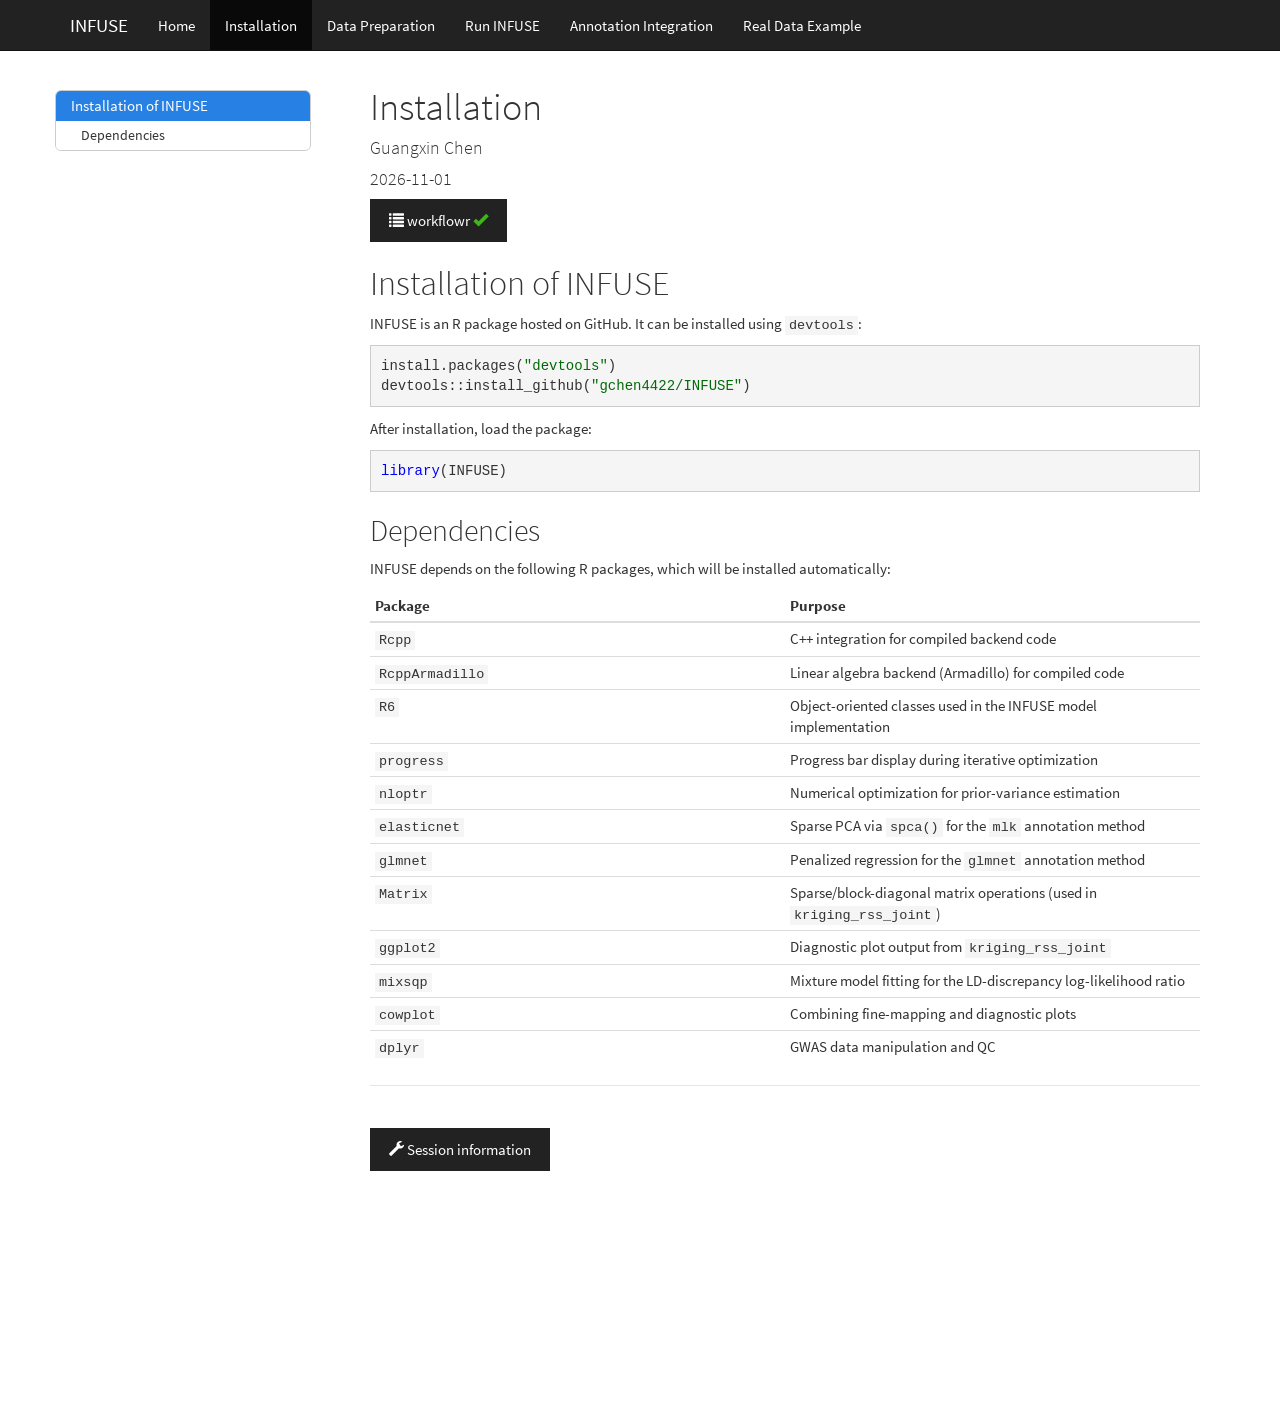
<file: docs/installation.html>
<!DOCTYPE html>

<html>

<head>

<meta charset="utf-8" />
<meta name="generator" content="pandoc" />
<meta http-equiv="X-UA-Compatible" content="IE=EDGE" />


<meta name="author" content="Guangxin Chen" />

<meta name="date" content="2026-11-01" />

<title>Installation</title>

<script src="site_libs/header-attrs-2.28/header-attrs.js"></script>
<script src="site_libs/jquery-3.6.0/jquery-3.6.0.min.js"></script>
<meta name="viewport" content="width=device-width, initial-scale=1" />
<link href="site_libs/bootstrap-3.3.5/css/cosmo.min.css" rel="stylesheet" />
<script src="site_libs/bootstrap-3.3.5/js/bootstrap.min.js"></script>
<script src="site_libs/bootstrap-3.3.5/shim/html5shiv.min.js"></script>
<script src="site_libs/bootstrap-3.3.5/shim/respond.min.js"></script>
<style>h1 {font-size: 34px;}
       h1.title {font-size: 38px;}
       h2 {font-size: 30px;}
       h3 {font-size: 24px;}
       h4 {font-size: 18px;}
       h5 {font-size: 16px;}
       h6 {font-size: 12px;}
       code {color: inherit; background-color: rgba(0, 0, 0, 0.04);}
       pre:not([class]) { background-color: white }</style>
<script src="site_libs/jqueryui-1.13.2/jquery-ui.min.js"></script>
<link href="site_libs/tocify-1.9.1/jquery.tocify.css" rel="stylesheet" />
<script src="site_libs/tocify-1.9.1/jquery.tocify.js"></script>
<script src="site_libs/navigation-1.1/tabsets.js"></script>
<link href="site_libs/highlightjs-9.12.0/textmate.css" rel="stylesheet" />
<script src="site_libs/highlightjs-9.12.0/highlight.js"></script>

<link rel="icon" href="https://github.com/workflowr/workflowr-assets/raw/main/img/reproducible.png">
<!-- Add a small amount of space between sections. -->
<style type="text/css">
div.section {
  padding-top: 12px;
}
</style>



<style type="text/css">
  code{white-space: pre-wrap;}
  span.smallcaps{font-variant: small-caps;}
  span.underline{text-decoration: underline;}
  div.column{display: inline-block; vertical-align: top; width: 50%;}
  div.hanging-indent{margin-left: 1.5em; text-indent: -1.5em;}
  ul.task-list{list-style: none;}
    </style>

<style type="text/css">code{white-space: pre;}</style>
<script type="text/javascript">
if (window.hljs) {
  hljs.configure({languages: []});
  hljs.initHighlightingOnLoad();
  if (document.readyState && document.readyState === "complete") {
    window.setTimeout(function() { hljs.initHighlighting(); }, 0);
  }
}
</script>






<link rel="stylesheet" href="custom.css" type="text/css" />



<style type = "text/css">
.main-container {
  max-width: 940px;
  margin-left: auto;
  margin-right: auto;
}
img {
  max-width:100%;
}
.tabbed-pane {
  padding-top: 12px;
}
.html-widget {
  margin-bottom: 20px;
}
button.code-folding-btn:focus {
  outline: none;
}
summary {
  display: list-item;
}
details > summary > p:only-child {
  display: inline;
}
pre code {
  padding: 0;
}
</style>


<style type="text/css">
.dropdown-submenu {
  position: relative;
}
.dropdown-submenu>.dropdown-menu {
  top: 0;
  left: 100%;
  margin-top: -6px;
  margin-left: -1px;
  border-radius: 0 6px 6px 6px;
}
.dropdown-submenu:hover>.dropdown-menu {
  display: block;
}
.dropdown-submenu>a:after {
  display: block;
  content: " ";
  float: right;
  width: 0;
  height: 0;
  border-color: transparent;
  border-style: solid;
  border-width: 5px 0 5px 5px;
  border-left-color: #cccccc;
  margin-top: 5px;
  margin-right: -10px;
}
.dropdown-submenu:hover>a:after {
  border-left-color: #adb5bd;
}
.dropdown-submenu.pull-left {
  float: none;
}
.dropdown-submenu.pull-left>.dropdown-menu {
  left: -100%;
  margin-left: 10px;
  border-radius: 6px 0 6px 6px;
}
</style>

<script type="text/javascript">
// manage active state of menu based on current page
$(document).ready(function () {
  // active menu anchor
  href = window.location.pathname
  href = href.substr(href.lastIndexOf('/') + 1)
  if (href === "")
    href = "index.html";
  var menuAnchor = $('a[href="' + href + '"]');

  // mark the anchor link active (and if it's in a dropdown, also mark that active)
  var dropdown = menuAnchor.closest('li.dropdown');
  if (window.bootstrap) { // Bootstrap 4+
    menuAnchor.addClass('active');
    dropdown.find('> .dropdown-toggle').addClass('active');
  } else { // Bootstrap 3
    menuAnchor.parent().addClass('active');
    dropdown.addClass('active');
  }

  // Navbar adjustments
  var navHeight = $(".navbar").first().height() + 15;
  var style = document.createElement('style');
  var pt = "padding-top: " + navHeight + "px; ";
  var mt = "margin-top: -" + navHeight + "px; ";
  var css = "";
  // offset scroll position for anchor links (for fixed navbar)
  for (var i = 1; i <= 6; i++) {
    css += ".section h" + i + "{ " + pt + mt + "}\n";
  }
  style.innerHTML = "body {" + pt + "padding-bottom: 40px; }\n" + css;
  document.head.appendChild(style);
});
</script>

<!-- tabsets -->

<style type="text/css">
.tabset-dropdown > .nav-tabs {
  display: inline-table;
  max-height: 500px;
  min-height: 44px;
  overflow-y: auto;
  border: 1px solid #ddd;
  border-radius: 4px;
}

.tabset-dropdown > .nav-tabs > li.active:before, .tabset-dropdown > .nav-tabs.nav-tabs-open:before {
  content: "\e259";
  font-family: 'Glyphicons Halflings';
  display: inline-block;
  padding: 10px;
  border-right: 1px solid #ddd;
}

.tabset-dropdown > .nav-tabs.nav-tabs-open > li.active:before {
  content: "\e258";
  font-family: 'Glyphicons Halflings';
  border: none;
}

.tabset-dropdown > .nav-tabs > li.active {
  display: block;
}

.tabset-dropdown > .nav-tabs > li > a,
.tabset-dropdown > .nav-tabs > li > a:focus,
.tabset-dropdown > .nav-tabs > li > a:hover {
  border: none;
  display: inline-block;
  border-radius: 4px;
  background-color: transparent;
}

.tabset-dropdown > .nav-tabs.nav-tabs-open > li {
  display: block;
  float: none;
}

.tabset-dropdown > .nav-tabs > li {
  display: none;
}
</style>

<!-- code folding -->



<style type="text/css">

#TOC {
  margin: 25px 0px 20px 0px;
}
@media (max-width: 768px) {
#TOC {
  position: relative;
  width: 100%;
}
}

@media print {
.toc-content {
  /* see https://github.com/w3c/csswg-drafts/issues/4434 */
  float: right;
}
}

.toc-content {
  padding-left: 30px;
  padding-right: 40px;
}

div.main-container {
  max-width: 1200px;
}

div.tocify {
  width: 20%;
  max-width: 260px;
  max-height: 85%;
}

@media (min-width: 768px) and (max-width: 991px) {
  div.tocify {
    width: 25%;
  }
}

@media (max-width: 767px) {
  div.tocify {
    width: 100%;
    max-width: none;
  }
}

.tocify ul, .tocify li {
  line-height: 20px;
}

.tocify-subheader .tocify-item {
  font-size: 0.90em;
}

.tocify .list-group-item {
  border-radius: 0px;
}


</style>



</head>

<body>


<div class="container-fluid main-container">


<!-- setup 3col/9col grid for toc_float and main content  -->
<div class="row">
<div class="col-xs-12 col-sm-4 col-md-3">
<div id="TOC" class="tocify">
</div>
</div>

<div class="toc-content col-xs-12 col-sm-8 col-md-9">




<div class="navbar navbar-default  navbar-fixed-top" role="navigation">
  <div class="container">
    <div class="navbar-header">
      <button type="button" class="navbar-toggle collapsed" data-toggle="collapse" data-bs-toggle="collapse" data-target="#navbar" data-bs-target="#navbar">
        <span class="icon-bar"></span>
        <span class="icon-bar"></span>
        <span class="icon-bar"></span>
      </button>
      <a class="navbar-brand" href="index.html">INFUSE</a>
    </div>
    <div id="navbar" class="navbar-collapse collapse">
      <ul class="nav navbar-nav">
        <li>
  <a href="index.html">Home</a>
</li>
<li>
  <a href="installation.html">Installation</a>
</li>
<li>
  <a href="Data_prepare.html">Data Preparation</a>
</li>
<li>
  <a href="Run_INFUSE.html">Run INFUSE</a>
</li>
<li>
  <a href="annotation_integration.html">Annotation Integration</a>
</li>
<li>
  <a href="real_data_example.html">Real Data Example</a>
</li>
      </ul>
      <ul class="nav navbar-nav navbar-right">

      </ul>
    </div><!--/.nav-collapse -->
  </div><!--/.container -->
</div><!--/.navbar -->

<div id="header">



<h1 class="title toc-ignore">Installation</h1>
<h4 class="author">Guangxin Chen</h4>
<h4 class="date">2026-11-01</h4>

</div>


<p>
<button type="button" class="btn btn-default btn-workflowr btn-workflowr-report" data-toggle="collapse" data-target="#workflowr-report">
<span class="glyphicon glyphicon-list" aria-hidden="true"></span>
workflowr <span class="glyphicon glyphicon-ok text-success"
aria-hidden="true"></span>
</button>
</p>
<div id="workflowr-report" class="collapse">
<ul class="nav nav-tabs">
<li class="active">
<a data-toggle="tab" href="#summary">Summary</a>
</li>
<li>
<a data-toggle="tab" href="#checks"> Checks <span
class="glyphicon glyphicon-ok text-success" aria-hidden="true"></span>
</a>
</li>
<li>
<a data-toggle="tab" href="#versions">Past versions</a>
</li>
</ul>
<div class="tab-content">
<div id="summary" class="tab-pane fade in active">
<p>
<strong>Last updated:</strong> 2026-11-01
</p>
<p>
<strong>Checks:</strong> <span
class="glyphicon glyphicon-ok text-success" aria-hidden="true"></span> 7
<span class="glyphicon glyphicon-exclamation-sign text-danger"
aria-hidden="true"></span> 0
</p>
<p>
<strong>Knit directory:</strong> <code>site/</code> <span
class="glyphicon glyphicon-question-sign" aria-hidden="true"
title="This is the local directory in which the code in this file was executed.">
</span>
</p>
<p>
This reproducible <a href="https://rmarkdown.rstudio.com">R Markdown</a>
analysis was created with <a
  href="https://github.com/workflowr/workflowr">workflowr</a> (version
1.7.2). The <em>Checks</em> tab describes the reproducibility checks
that were applied when the results were created. The <em>Past
versions</em> tab lists the development history.
</p>
<hr>
</div>
<div id="checks" class="tab-pane fade">
<div id="workflowr-checks" class="panel-group">
<div class="panel panel-default">
<div class="panel-heading">
<p class="panel-title">
<a data-toggle="collapse" data-parent="#workflowr-checks" href="#strongRMarkdownfilestronguptodate">
<span class="glyphicon glyphicon-ok text-success"
aria-hidden="true"></span> <strong>R Markdown file:</strong> up-to-date
</a>
</p>
</div>
<div id="strongRMarkdownfilestronguptodate"
class="panel-collapse collapse">
<div class="panel-body">
<p>Great! Since the R Markdown file has been committed to the Git
repository, you know the exact version of the code that produced these
results.</p>
</div>
</div>
</div>
<div class="panel panel-default">
<div class="panel-heading">
<p class="panel-title">
<a data-toggle="collapse" data-parent="#workflowr-checks" href="#strongEnvironmentstrongempty">
<span class="glyphicon glyphicon-ok text-success"
aria-hidden="true"></span> <strong>Environment:</strong> empty </a>
</p>
</div>
<div id="strongEnvironmentstrongempty" class="panel-collapse collapse">
<div class="panel-body">
<p>Great job! The global environment was empty. Objects defined in the
global environment can affect the analysis in your R Markdown file in
unknown ways. For reproduciblity it’s best to always run the code in an
empty environment.</p>
</div>
</div>
</div>
<div class="panel panel-default">
<div class="panel-heading">
<p class="panel-title">
<a data-toggle="collapse" data-parent="#workflowr-checks" href="#strongSeedstrongcodesetseed20260410code">
<span class="glyphicon glyphicon-ok text-success"
aria-hidden="true"></span> <strong>Seed:</strong>
<code>set.seed(20260410)</code> </a>
</p>
</div>
<div id="strongSeedstrongcodesetseed20260410code"
class="panel-collapse collapse">
<div class="panel-body">
<p>The command <code>set.seed(20260410)</code> was run prior to running
the code in the R Markdown file. Setting a seed ensures that any results
that rely on randomness, e.g. subsampling or permutations, are
reproducible.</p>
</div>
</div>
</div>
<div class="panel panel-default">
<div class="panel-heading">
<p class="panel-title">
<a data-toggle="collapse" data-parent="#workflowr-checks" href="#strongSessioninformationstrongrecorded">
<span class="glyphicon glyphicon-ok text-success"
aria-hidden="true"></span> <strong>Session information:</strong>
recorded </a>
</p>
</div>
<div id="strongSessioninformationstrongrecorded"
class="panel-collapse collapse">
<div class="panel-body">
<p>Great job! Recording the operating system, R version, and package
versions is critical for reproducibility.</p>
</div>
</div>
</div>
<div class="panel panel-default">
<div class="panel-heading">
<p class="panel-title">
<a data-toggle="collapse" data-parent="#workflowr-checks" href="#strongCachestrongnone">
<span class="glyphicon glyphicon-ok text-success"
aria-hidden="true"></span> <strong>Cache:</strong> none </a>
</p>
</div>
<div id="strongCachestrongnone" class="panel-collapse collapse">
<div class="panel-body">
<p>Nice! There were no cached chunks for this analysis, so you can be
confident that you successfully produced the results during this
run.</p>
</div>
</div>
</div>
<div class="panel panel-default">
<div class="panel-heading">
<p class="panel-title">
<a data-toggle="collapse" data-parent="#workflowr-checks" href="#strongFilepathsstrongrelative">
<span class="glyphicon glyphicon-ok text-success"
aria-hidden="true"></span> <strong>File paths:</strong> relative </a>
</p>
</div>
<div id="strongFilepathsstrongrelative" class="panel-collapse collapse">
<div class="panel-body">
<p>Great job! Using relative paths to the files within your workflowr
project makes it easier to run your code on other machines.</p>
</div>
</div>
</div>
<div class="panel panel-default">
<div class="panel-heading">
<p class="panel-title">
<a data-toggle="collapse" data-parent="#workflowr-checks" href="#strongRepositoryversionstrongahrefhttpsgithubcomgchen4422INFUSEtreec820df845a62c6a940c3957753135849a1e8f91ctargetblankc820df8a">
<span class="glyphicon glyphicon-ok text-success"
aria-hidden="true"></span> <strong>Repository version:</strong>
<a href="https://github.com/gchen4422/INFUSE/tree/c820df845a62c6a940c3957753135849a1e8f91c" target="_blank">c820df8</a>
</a>
</p>
</div>
<div
id="strongRepositoryversionstrongahrefhttpsgithubcomgchen4422INFUSEtreec820df845a62c6a940c3957753135849a1e8f91ctargetblankc820df8a"
class="panel-collapse collapse">
<div class="panel-body">
<p>
Great! You are using Git for version control. Tracking code development
and connecting the code version to the results is critical for
reproducibility.
</p>
<p>
The results in this page were generated with repository version
<a href="https://github.com/gchen4422/INFUSE/tree/c820df845a62c6a940c3957753135849a1e8f91c" target="_blank">c820df8</a>.
See the <em>Past versions</em> tab to see a history of the changes made
to the R Markdown and HTML files.
</p>
<p>
Note that you need to be careful to ensure that all relevant files for
the analysis have been committed to Git prior to generating the results
(you can use <code>wflow_publish</code> or
<code>wflow_git_commit</code>). workflowr only checks the R Markdown
file, but you know if there are other scripts or data files that it
depends on. Below is the status of the Git repository when the results
were generated:
</p>
<pre><code>
working directory clean
</code></pre>
<p>
Note that any generated files, e.g. HTML, png, CSS, etc., are not
included in this status report because it is ok for generated content to
have uncommitted changes.
</p>
</div>
</div>
</div>
</div>
<hr>
</div>
<div id="versions" class="tab-pane fade">
<p>
These are the previous versions of the repository in which changes were
made to the R Markdown (<code>analysis/installation.Rmd</code>) and HTML
(<code>docs/installation.html</code>) files. If you’ve configured a
remote Git repository (see <code>?wflow_git_remote</code>), click on the
hyperlinks in the table below to view the files as they were in that
past version.
</p>
<div class="table-responsive">
<table class="table table-condensed table-hover">
<thead>
<tr>
<th>
File
</th>
<th>
Version
</th>
<th>
Author
</th>
<th>
Date
</th>
<th>
Message
</th>
</tr>
</thead>
<tbody>
<tr>
<td>
Rmd
</td>
<td>
<a href="https://github.com/gchen4422/INFUSE/blob/c820df845a62c6a940c3957753135849a1e8f91c/analysis/installation.Rmd" target="_blank">c820df8</a>
</td>
<td>
Guangxin Chen
</td>
<td>
2026-11-01
</td>
<td>
Refresh installation dependencies and documentation date
</td>
</tr>
<tr>
<td>
Rmd
</td>
<td>
<a href="https://github.com/gchen4422/INFUSE/blob/23356cb2e808552f11c93b348e6edc5fd7e4df84/analysis/installation.Rmd" target="_blank">23356cb</a>
</td>
<td>
Guangxin Chen
</td>
<td>
2026-06-10
</td>
<td>
Add INFUSE website (workflowr project) on gh-pages branch
</td>
</tr>
<tr>
<td>
html
</td>
<td>
<a href="https://rawcdn.githack.com/gchen4422/INFUSE/23356cb2e808552f11c93b348e6edc5fd7e4df84/docs/installation.html" target="_blank">23356cb</a>
</td>
<td>
Guangxin Chen
</td>
<td>
2026-06-10
</td>
<td>
Add INFUSE website (workflowr project) on gh-pages branch
</td>
</tr>
</tbody>
</table>
</div>
<hr>
</div>
</div>
</div>
<div id="installation-of-infuse" class="section level1">
<h1>Installation of INFUSE</h1>
<p>INFUSE is an R package hosted on GitHub. It can be installed using
<code>devtools</code>:</p>
<pre class="r"><code>install.packages(&quot;devtools&quot;)
devtools::install_github(&quot;gchen4422/INFUSE&quot;)</code></pre>
<p>After installation, load the package:</p>
<pre class="r"><code>library(INFUSE)</code></pre>
<div id="dependencies" class="section level2">
<h2>Dependencies</h2>
<p>INFUSE depends on the following R packages, which will be installed
automatically:</p>
<table>
<colgroup>
<col width="50%" />
<col width="50%" />
</colgroup>
<thead>
<tr class="header">
<th align="left">Package</th>
<th align="left">Purpose</th>
</tr>
</thead>
<tbody>
<tr class="odd">
<td align="left"><code>Rcpp</code></td>
<td align="left">C++ integration for compiled backend code</td>
</tr>
<tr class="even">
<td align="left"><code>RcppArmadillo</code></td>
<td align="left">Linear algebra backend (Armadillo) for compiled
code</td>
</tr>
<tr class="odd">
<td align="left"><code>R6</code></td>
<td align="left">Object-oriented classes used in the INFUSE model
implementation</td>
</tr>
<tr class="even">
<td align="left"><code>progress</code></td>
<td align="left">Progress bar display during iterative optimization</td>
</tr>
<tr class="odd">
<td align="left"><code>nloptr</code></td>
<td align="left">Numerical optimization for prior-variance
estimation</td>
</tr>
<tr class="even">
<td align="left"><code>elasticnet</code></td>
<td align="left">Sparse PCA via <code>spca()</code> for the
<code>mlk</code> annotation method</td>
</tr>
<tr class="odd">
<td align="left"><code>glmnet</code></td>
<td align="left">Penalized regression for the <code>glmnet</code>
annotation method</td>
</tr>
<tr class="even">
<td align="left"><code>Matrix</code></td>
<td align="left">Sparse/block-diagonal matrix operations (used in
<code>kriging_rss_joint</code>)</td>
</tr>
<tr class="odd">
<td align="left"><code>ggplot2</code></td>
<td align="left">Diagnostic plot output from
<code>kriging_rss_joint</code></td>
</tr>
<tr class="even">
<td align="left"><code>mixsqp</code></td>
<td align="left">Mixture model fitting for the LD-discrepancy
log-likelihood ratio</td>
</tr>
<tr class="odd">
<td align="left"><code>cowplot</code></td>
<td align="left">Combining fine-mapping and diagnostic plots</td>
</tr>
<tr class="even">
<td align="left"><code>dplyr</code></td>
<td align="left">GWAS data manipulation and QC</td>
</tr>
</tbody>
</table>
<hr />
<br>
<p>
<button type="button" class="btn btn-default btn-workflowr btn-workflowr-sessioninfo" data-toggle="collapse" data-target="#workflowr-sessioninfo" style="display: block;">
<span class="glyphicon glyphicon-wrench" aria-hidden="true"></span>
Session information
</button>
</p>
<div id="workflowr-sessioninfo" class="collapse">
<pre class="r"><code>sessionInfo()</code></pre>
<pre><code>R version 4.2.2 (2022-10-31)
Platform: x86_64-pc-linux-gnu (64-bit)
Running under: Rocky Linux 8.10 (Green Obsidian)

Matrix products: default
BLAS/LAPACK: /apps/spack/negishi/apps/openblas/0.3.21-gcc-12.2.0-lzvicim/lib/libopenblas_zenp-r0.3.21.so

locale:
 [1] LC_CTYPE=C.UTF-8       LC_NUMERIC=C           LC_TIME=C.UTF-8
 [4] LC_COLLATE=C.UTF-8     LC_MONETARY=C.UTF-8    LC_MESSAGES=C.UTF-8
 [7] LC_PAPER=C.UTF-8       LC_NAME=C              LC_ADDRESS=C
[10] LC_TELEPHONE=C         LC_MEASUREMENT=C.UTF-8 LC_IDENTIFICATION=C

attached base packages:
[1] stats     graphics  grDevices utils     datasets  methods   base

loaded via a namespace (and not attached):
 [1] Rcpp_1.1.1        whisker_0.4       knitr_1.48        magrittr_2.0.3
 [5] workflowr_1.7.2   R6_2.6.1          rlang_1.2.0       fastmap_1.2.0
 [9] fansi_1.0.6       stringr_1.5.1     tools_4.2.2       xfun_0.48
[13] utf8_1.2.4        cli_3.6.3         git2r_0.36.2      jquerylib_0.1.4
[17] htmltools_0.5.8.1 rprojroot_2.1.1   yaml_2.3.10       digest_0.6.37
[21] tibble_3.2.1      lifecycle_1.0.5   later_1.3.2       sass_0.4.9
[25] vctrs_0.6.5       fs_2.0.1          promises_1.3.0    cachem_1.1.0
[29] glue_1.8.0        evaluate_1.0.5    rmarkdown_2.28    stringi_1.8.4
[33] bslib_0.8.0       compiler_4.2.2    pillar_1.9.0      jsonlite_2.0.0
[37] httpuv_1.6.6      pkgconfig_2.0.3  </code></pre>
</div>
</div>
</div>
</div>
</div>
</div>
</div>
</div>


<!-- Adjust MathJax settings so that all math formulae are shown using
TeX fonts only; see
https://docs.mathjax.org/en/latest/web/configuration.html. This will make
the presentation more consistent at the cost of the webpage sometimes
taking slightly longer to load. Note that this only works because the
footer is added to webpages before the MathJax javascript. -->
<script type="text/x-mathjax-config">
  MathJax.Hub.Config({
    "HTML-CSS": { availableFonts: ["TeX"] }
  });
</script>




</div>
</div>

</div>

<script>

// add bootstrap table styles to pandoc tables
function bootstrapStylePandocTables() {
  $('tr.odd').parent('tbody').parent('table').addClass('table table-condensed');
}
$(document).ready(function () {
  bootstrapStylePandocTables();
});


</script>

<!-- tabsets -->

<script>
$(document).ready(function () {
  window.buildTabsets("TOC");
});

$(document).ready(function () {
  $('.tabset-dropdown > .nav-tabs > li').click(function () {
    $(this).parent().toggleClass('nav-tabs-open');
  });
});
</script>

<!-- code folding -->

<script>
$(document).ready(function ()  {

    // temporarily add toc-ignore selector to headers for the consistency with Pandoc
    $('.unlisted.unnumbered').addClass('toc-ignore')

    // move toc-ignore selectors from section div to header
    $('div.section.toc-ignore')
        .removeClass('toc-ignore')
        .children('h1,h2,h3,h4,h5').addClass('toc-ignore');

    // establish options
    var options = {
      selectors: "h1,h2,h3",
      theme: "bootstrap3",
      context: '.toc-content',
      hashGenerator: function (text) {
        return text.replace(/[.\\/?&!#<>]/g, '').replace(/\s/g, '_');
      },
      ignoreSelector: ".toc-ignore",
      scrollTo: 0
    };
    options.showAndHide = true;
    options.smoothScroll = true;

    // tocify
    var toc = $("#TOC").tocify(options).data("toc-tocify");
});
</script>

<!-- dynamically load mathjax for compatibility with self-contained -->
<script>
  (function () {
    var script = document.createElement("script");
    script.type = "text/javascript";
    script.src  = "https://mathjax.rstudio.com/latest/MathJax.js?config=TeX-AMS-MML_HTMLorMML";
    document.getElementsByTagName("head")[0].appendChild(script);
  })();
</script>

</body>
</html>
</file>
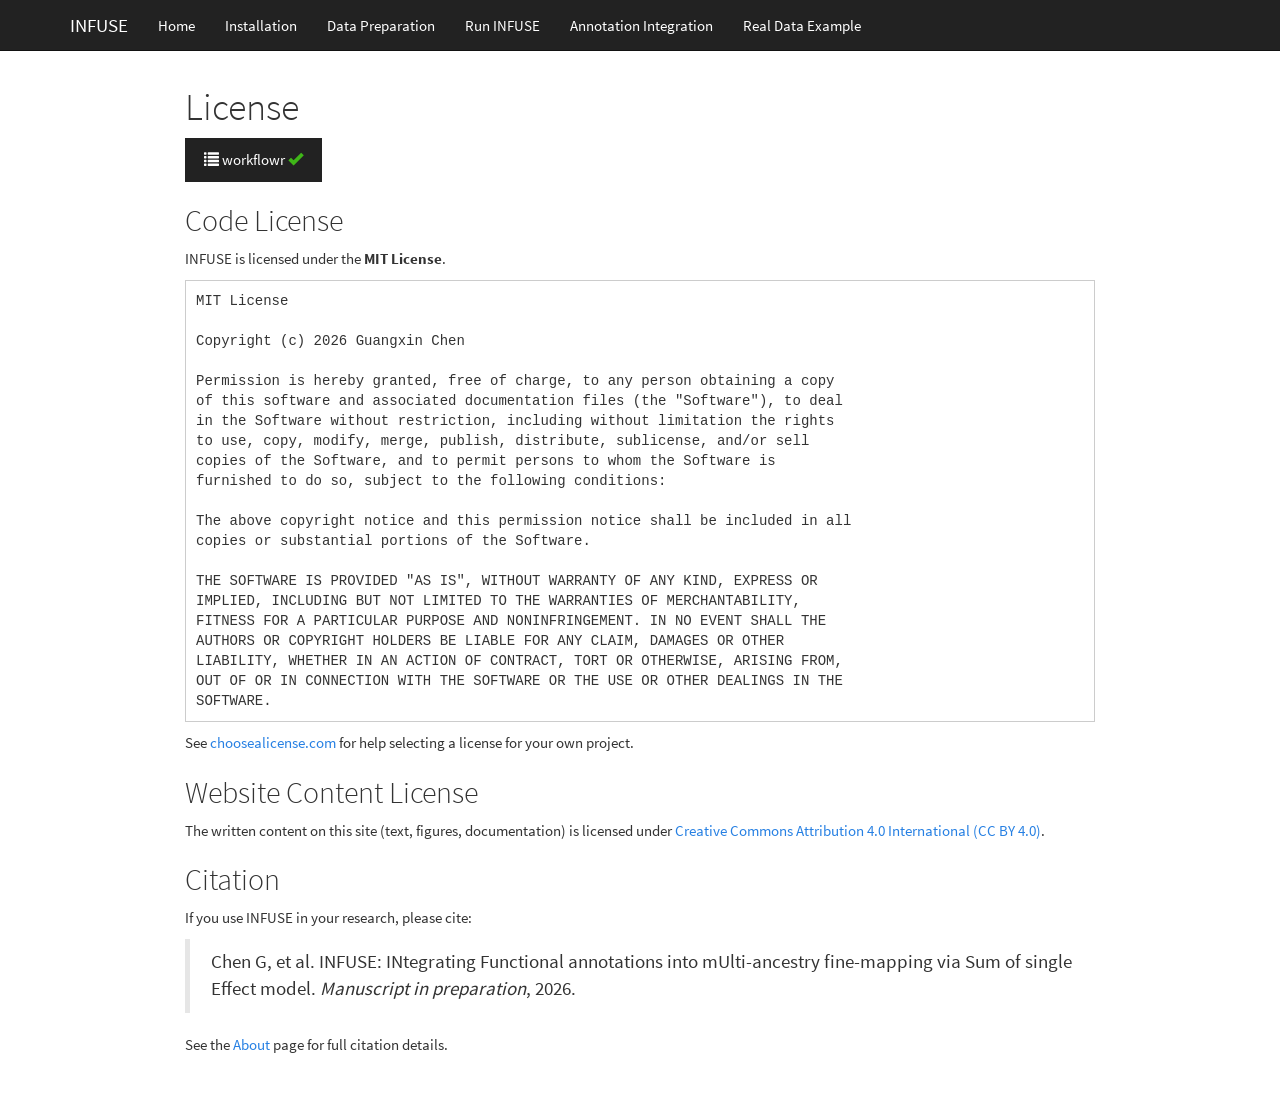
<file: docs/license.html>
<!DOCTYPE html>

<html>

<head>

<meta charset="utf-8" />
<meta name="generator" content="pandoc" />
<meta http-equiv="X-UA-Compatible" content="IE=EDGE" />




<title>License</title>

<script src="site_libs/header-attrs-2.28/header-attrs.js"></script>
<script src="site_libs/jquery-3.6.0/jquery-3.6.0.min.js"></script>
<meta name="viewport" content="width=device-width, initial-scale=1" />
<link href="site_libs/bootstrap-3.3.5/css/cosmo.min.css" rel="stylesheet" />
<script src="site_libs/bootstrap-3.3.5/js/bootstrap.min.js"></script>
<script src="site_libs/bootstrap-3.3.5/shim/html5shiv.min.js"></script>
<script src="site_libs/bootstrap-3.3.5/shim/respond.min.js"></script>
<style>h1 {font-size: 34px;}
       h1.title {font-size: 38px;}
       h2 {font-size: 30px;}
       h3 {font-size: 24px;}
       h4 {font-size: 18px;}
       h5 {font-size: 16px;}
       h6 {font-size: 12px;}
       code {color: inherit; background-color: rgba(0, 0, 0, 0.04);}
       pre:not([class]) { background-color: white }</style>
<script src="site_libs/navigation-1.1/tabsets.js"></script>
<link href="site_libs/highlightjs-9.12.0/textmate.css" rel="stylesheet" />
<script src="site_libs/highlightjs-9.12.0/highlight.js"></script>

<link rel="icon" href="https://github.com/workflowr/workflowr-assets/raw/main/img/reproducible.png">
<!-- Add a small amount of space between sections. -->
<style type="text/css">
div.section {
  padding-top: 12px;
}
</style>



<style type="text/css">
  code{white-space: pre-wrap;}
  span.smallcaps{font-variant: small-caps;}
  span.underline{text-decoration: underline;}
  div.column{display: inline-block; vertical-align: top; width: 50%;}
  div.hanging-indent{margin-left: 1.5em; text-indent: -1.5em;}
  ul.task-list{list-style: none;}
    </style>

<style type="text/css">code{white-space: pre;}</style>
<script type="text/javascript">
if (window.hljs) {
  hljs.configure({languages: []});
  hljs.initHighlightingOnLoad();
  if (document.readyState && document.readyState === "complete") {
    window.setTimeout(function() { hljs.initHighlighting(); }, 0);
  }
}
</script>






<link rel="stylesheet" href="custom.css" type="text/css" />



<style type = "text/css">
.main-container {
  max-width: 940px;
  margin-left: auto;
  margin-right: auto;
}
img {
  max-width:100%;
}
.tabbed-pane {
  padding-top: 12px;
}
.html-widget {
  margin-bottom: 20px;
}
button.code-folding-btn:focus {
  outline: none;
}
summary {
  display: list-item;
}
details > summary > p:only-child {
  display: inline;
}
pre code {
  padding: 0;
}
</style>


<style type="text/css">
.dropdown-submenu {
  position: relative;
}
.dropdown-submenu>.dropdown-menu {
  top: 0;
  left: 100%;
  margin-top: -6px;
  margin-left: -1px;
  border-radius: 0 6px 6px 6px;
}
.dropdown-submenu:hover>.dropdown-menu {
  display: block;
}
.dropdown-submenu>a:after {
  display: block;
  content: " ";
  float: right;
  width: 0;
  height: 0;
  border-color: transparent;
  border-style: solid;
  border-width: 5px 0 5px 5px;
  border-left-color: #cccccc;
  margin-top: 5px;
  margin-right: -10px;
}
.dropdown-submenu:hover>a:after {
  border-left-color: #adb5bd;
}
.dropdown-submenu.pull-left {
  float: none;
}
.dropdown-submenu.pull-left>.dropdown-menu {
  left: -100%;
  margin-left: 10px;
  border-radius: 6px 0 6px 6px;
}
</style>

<script type="text/javascript">
// manage active state of menu based on current page
$(document).ready(function () {
  // active menu anchor
  href = window.location.pathname
  href = href.substr(href.lastIndexOf('/') + 1)
  if (href === "")
    href = "index.html";
  var menuAnchor = $('a[href="' + href + '"]');

  // mark the anchor link active (and if it's in a dropdown, also mark that active)
  var dropdown = menuAnchor.closest('li.dropdown');
  if (window.bootstrap) { // Bootstrap 4+
    menuAnchor.addClass('active');
    dropdown.find('> .dropdown-toggle').addClass('active');
  } else { // Bootstrap 3
    menuAnchor.parent().addClass('active');
    dropdown.addClass('active');
  }

  // Navbar adjustments
  var navHeight = $(".navbar").first().height() + 15;
  var style = document.createElement('style');
  var pt = "padding-top: " + navHeight + "px; ";
  var mt = "margin-top: -" + navHeight + "px; ";
  var css = "";
  // offset scroll position for anchor links (for fixed navbar)
  for (var i = 1; i <= 6; i++) {
    css += ".section h" + i + "{ " + pt + mt + "}\n";
  }
  style.innerHTML = "body {" + pt + "padding-bottom: 40px; }\n" + css;
  document.head.appendChild(style);
});
</script>

<!-- tabsets -->

<style type="text/css">
.tabset-dropdown > .nav-tabs {
  display: inline-table;
  max-height: 500px;
  min-height: 44px;
  overflow-y: auto;
  border: 1px solid #ddd;
  border-radius: 4px;
}

.tabset-dropdown > .nav-tabs > li.active:before, .tabset-dropdown > .nav-tabs.nav-tabs-open:before {
  content: "\e259";
  font-family: 'Glyphicons Halflings';
  display: inline-block;
  padding: 10px;
  border-right: 1px solid #ddd;
}

.tabset-dropdown > .nav-tabs.nav-tabs-open > li.active:before {
  content: "\e258";
  font-family: 'Glyphicons Halflings';
  border: none;
}

.tabset-dropdown > .nav-tabs > li.active {
  display: block;
}

.tabset-dropdown > .nav-tabs > li > a,
.tabset-dropdown > .nav-tabs > li > a:focus,
.tabset-dropdown > .nav-tabs > li > a:hover {
  border: none;
  display: inline-block;
  border-radius: 4px;
  background-color: transparent;
}

.tabset-dropdown > .nav-tabs.nav-tabs-open > li {
  display: block;
  float: none;
}

.tabset-dropdown > .nav-tabs > li {
  display: none;
}
</style>

<!-- code folding -->




</head>

<body>


<div class="container-fluid main-container">




<div class="navbar navbar-default  navbar-fixed-top" role="navigation">
  <div class="container">
    <div class="navbar-header">
      <button type="button" class="navbar-toggle collapsed" data-toggle="collapse" data-bs-toggle="collapse" data-target="#navbar" data-bs-target="#navbar">
        <span class="icon-bar"></span>
        <span class="icon-bar"></span>
        <span class="icon-bar"></span>
      </button>
      <a class="navbar-brand" href="index.html">INFUSE</a>
    </div>
    <div id="navbar" class="navbar-collapse collapse">
      <ul class="nav navbar-nav">
        <li>
  <a href="index.html">Home</a>
</li>
<li>
  <a href="installation.html">Installation</a>
</li>
<li>
  <a href="Data_prepare.html">Data Preparation</a>
</li>
<li>
  <a href="Run_INFUSE.html">Run INFUSE</a>
</li>
<li>
  <a href="annotation_integration.html">Annotation Integration</a>
</li>
<li>
  <a href="real_data_example.html">Real Data Example</a>
</li>
      </ul>
      <ul class="nav navbar-nav navbar-right">
        
      </ul>
    </div><!--/.nav-collapse -->
  </div><!--/.container -->
</div><!--/.navbar -->

<div id="header">



<h1 class="title toc-ignore">License</h1>

</div>


<p>
<button type="button" class="btn btn-default btn-workflowr btn-workflowr-report" data-toggle="collapse" data-target="#workflowr-report">
<span class="glyphicon glyphicon-list" aria-hidden="true"></span>
workflowr <span class="glyphicon glyphicon-ok text-success"
aria-hidden="true"></span>
</button>
</p>
<div id="workflowr-report" class="collapse">
<ul class="nav nav-tabs">
<li class="active">
<a data-toggle="tab" href="#summary">Summary</a>
</li>
<li>
<a data-toggle="tab" href="#checks"> Checks <span
class="glyphicon glyphicon-ok text-success" aria-hidden="true"></span>
</a>
</li>
<li>
<a data-toggle="tab" href="#versions">Past versions</a>
</li>
</ul>
<div class="tab-content">
<div id="summary" class="tab-pane fade in active">
<p>
<strong>Last updated:</strong> 2026-05-20
</p>
<p>
<strong>Checks:</strong> <span
class="glyphicon glyphicon-ok text-success" aria-hidden="true"></span> 2
<span class="glyphicon glyphicon-exclamation-sign text-danger"
aria-hidden="true"></span> 0
</p>
<p>
<strong>Knit directory:</strong> <code>INFUSE_website/</code> <span
class="glyphicon glyphicon-question-sign" aria-hidden="true"
title="This is the local directory in which the code in this file was executed.">
</span>
</p>
<p>
This reproducible <a href="https://rmarkdown.rstudio.com">R Markdown</a>
analysis was created with <a
  href="https://github.com/workflowr/workflowr">workflowr</a> (version
1.7.2). The <em>Checks</em> tab describes the reproducibility checks
that were applied when the results were created. The <em>Past
versions</em> tab lists the development history.
</p>
<hr>
</div>
<div id="checks" class="tab-pane fade">
<div id="workflowr-checks" class="panel-group">
<div class="panel panel-default">
<div class="panel-heading">
<p class="panel-title">
<a data-toggle="collapse" data-parent="#workflowr-checks" href="#strongRMarkdownfilestronguptodate">
<span class="glyphicon glyphicon-ok text-success"
aria-hidden="true"></span> <strong>R Markdown file:</strong> up-to-date
</a>
</p>
</div>
<div id="strongRMarkdownfilestronguptodate"
class="panel-collapse collapse">
<div class="panel-body">
<p>Great! Since the R Markdown file has been committed to the Git
repository, you know the exact version of the code that produced these
results.</p>
</div>
</div>
</div>
<div class="panel panel-default">
<div class="panel-heading">
<p class="panel-title">
<a data-toggle="collapse" data-parent="#workflowr-checks" href="#strongRepositoryversionstrongf46ac6d">
<span class="glyphicon glyphicon-ok text-success"
aria-hidden="true"></span> <strong>Repository version:</strong> f46ac6d
</a>
</p>
</div>
<div id="strongRepositoryversionstrongf46ac6d"
class="panel-collapse collapse">
<div class="panel-body">
<p>
Great! You are using Git for version control. Tracking code development
and connecting the code version to the results is critical for
reproducibility.
</p>
<p>
The results in this page were generated with repository version f46ac6d.
See the <em>Past versions</em> tab to see a history of the changes made
to the R Markdown and HTML files.
</p>
<p>
Note that you need to be careful to ensure that all relevant files for
the analysis have been committed to Git prior to generating the results
(you can use <code>wflow_publish</code> or
<code>wflow_git_commit</code>). workflowr only checks the R Markdown
file, but you know if there are other scripts or data files that it
depends on. Below is the status of the Git repository when the results
were generated:
</p>
<pre><code>
Ignored files:
    Ignored:    .claude/
    Ignored:    analysis/INFUSE.png

Untracked files:
    Untracked:  MAFPC_method_guangxin_revision_4.docx
    Untracked:  analysis/Data_prepare.Rmd
    Untracked:  analysis/Run_INFUSE.Rmd
    Untracked:  analysis/annotation_integration.Rmd
    Untracked:  analysis/custom.css
    Untracked:  analysis/installation.Rmd
    Untracked:  analysis/real_data_example.Rmd
    Untracked:  build_site.R
    Untracked:  code/data_prep_utils.R
    Untracked:  code/plot_utils.R

Unstaged changes:
    Modified:   analysis/_site.yml

</code></pre>
<p>
Note that any generated files, e.g. HTML, png, CSS, etc., are not
included in this status report because it is ok for generated content to
have uncommitted changes.
</p>
</div>
</div>
</div>
</div>
<hr>
</div>
<div id="versions" class="tab-pane fade">
<p>
These are the previous versions of the repository in which changes were
made to the R Markdown (<code>analysis/license.Rmd</code>) and HTML
(<code>docs/license.html</code>) files. If you’ve configured a remote
Git repository (see <code>?wflow_git_remote</code>), click on the
hyperlinks in the table below to view the files as they were in that
past version.
</p>
<div class="table-responsive">
<table class="table table-condensed table-hover">
<thead>
<tr>
<th>
File
</th>
<th>
Version
</th>
<th>
Author
</th>
<th>
Date
</th>
<th>
Message
</th>
</tr>
</thead>
<tbody>
<tr>
<td>
Rmd
</td>
<td>
d10f881
</td>
<td>
Guangxin Chen
</td>
<td>
2026-04-10
</td>
<td>
Start workflowr project.
</td>
</tr>
</tbody>
</table>
</div>
<hr>
</div>
</div>
</div>
<div id="code-license" class="section level2">
<h2>Code License</h2>
<p>INFUSE is licensed under the <strong>MIT License</strong>.</p>
<pre><code>MIT License

Copyright (c) 2026 Guangxin Chen

Permission is hereby granted, free of charge, to any person obtaining a copy
of this software and associated documentation files (the &quot;Software&quot;), to deal
in the Software without restriction, including without limitation the rights
to use, copy, modify, merge, publish, distribute, sublicense, and/or sell
copies of the Software, and to permit persons to whom the Software is
furnished to do so, subject to the following conditions:

The above copyright notice and this permission notice shall be included in all
copies or substantial portions of the Software.

THE SOFTWARE IS PROVIDED &quot;AS IS&quot;, WITHOUT WARRANTY OF ANY KIND, EXPRESS OR
IMPLIED, INCLUDING BUT NOT LIMITED TO THE WARRANTIES OF MERCHANTABILITY,
FITNESS FOR A PARTICULAR PURPOSE AND NONINFRINGEMENT. IN NO EVENT SHALL THE
AUTHORS OR COPYRIGHT HOLDERS BE LIABLE FOR ANY CLAIM, DAMAGES OR OTHER
LIABILITY, WHETHER IN AN ACTION OF CONTRACT, TORT OR OTHERWISE, ARISING FROM,
OUT OF OR IN CONNECTION WITH THE SOFTWARE OR THE USE OR OTHER DEALINGS IN THE
SOFTWARE.</code></pre>
<p>See <a href="https://choosealicense.com/">choosealicense.com</a> for
help selecting a license for your own project.</p>
</div>
<div id="website-content-license" class="section level2">
<h2>Website Content License</h2>
<p>The written content on this site (text, figures, documentation) is
licensed under <a
href="https://creativecommons.org/licenses/by/4.0/">Creative Commons
Attribution 4.0 International (CC BY 4.0)</a>.</p>
</div>
<div id="citation" class="section level2">
<h2>Citation</h2>
<p>If you use INFUSE in your research, please cite:</p>
<blockquote>
<p>Chen G, et al. INFUSE: INtegrating Functional annotations into
mUlti-ancestry fine-mapping via Sum of single Effect model.
<em>Manuscript in preparation</em>, 2026.</p>
</blockquote>
<p>See the <a href="about.html">About</a> page for full citation
details.</p>
</div>
</div>
</div>
</div>
</div>
</div>


<!-- Adjust MathJax settings so that all math formulae are shown using
TeX fonts only; see
https://docs.mathjax.org/en/latest/web/configuration.html. This will make
the presentation more consistent at the cost of the webpage sometimes
taking slightly longer to load. Note that this only works because the
footer is added to webpages before the MathJax javascript. -->
<script type="text/x-mathjax-config">
  MathJax.Hub.Config({
    "HTML-CSS": { availableFonts: ["TeX"] }
  });
</script>





</div>

<script>

// add bootstrap table styles to pandoc tables
function bootstrapStylePandocTables() {
  $('tr.odd').parent('tbody').parent('table').addClass('table table-condensed');
}
$(document).ready(function () {
  bootstrapStylePandocTables();
});


</script>

<!-- tabsets -->

<script>
$(document).ready(function () {
  window.buildTabsets("TOC");
});

$(document).ready(function () {
  $('.tabset-dropdown > .nav-tabs > li').click(function () {
    $(this).parent().toggleClass('nav-tabs-open');
  });
});
</script>

<!-- code folding -->


<!-- dynamically load mathjax for compatibility with self-contained -->
<script>
  (function () {
    var script = document.createElement("script");
    script.type = "text/javascript";
    script.src  = "https://mathjax.rstudio.com/latest/MathJax.js?config=TeX-AMS-MML_HTMLorMML";
    document.getElementsByTagName("head")[0].appendChild(script);
  })();
</script>

</body>
</html>
</file>
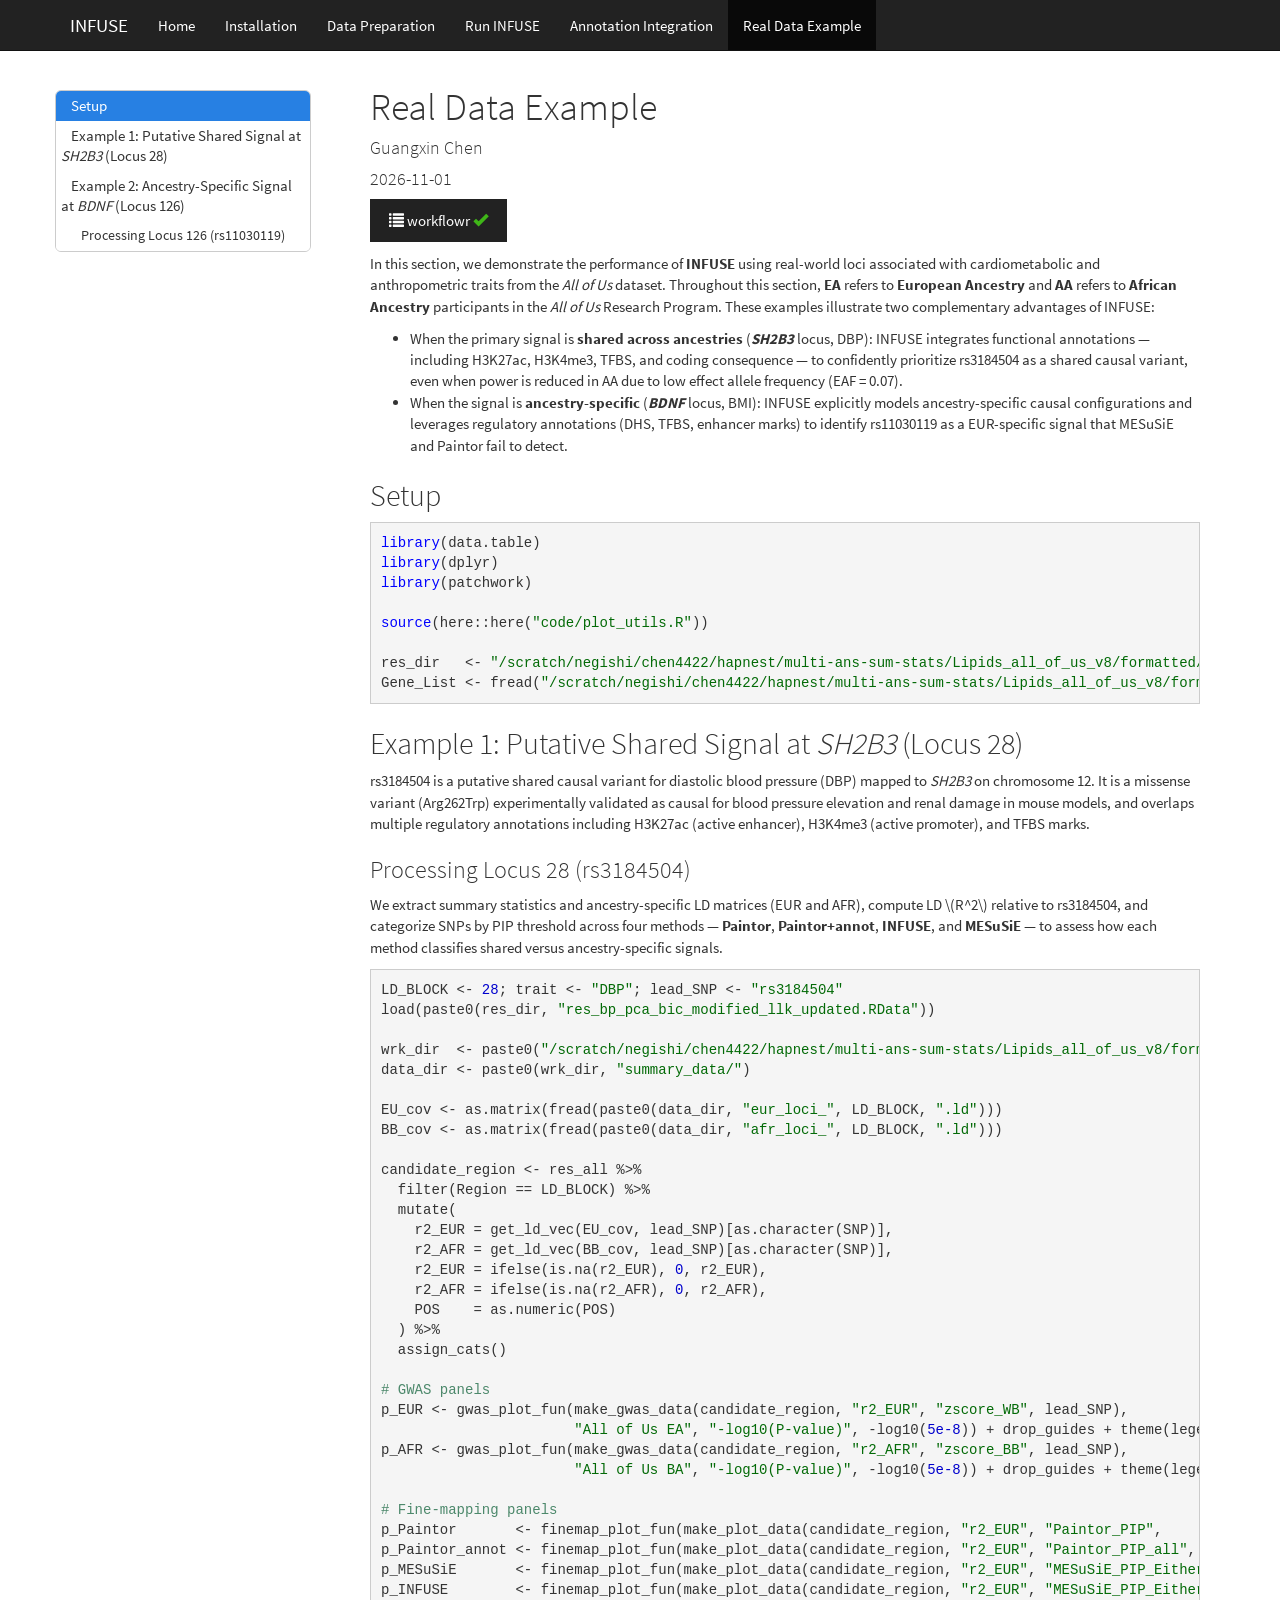
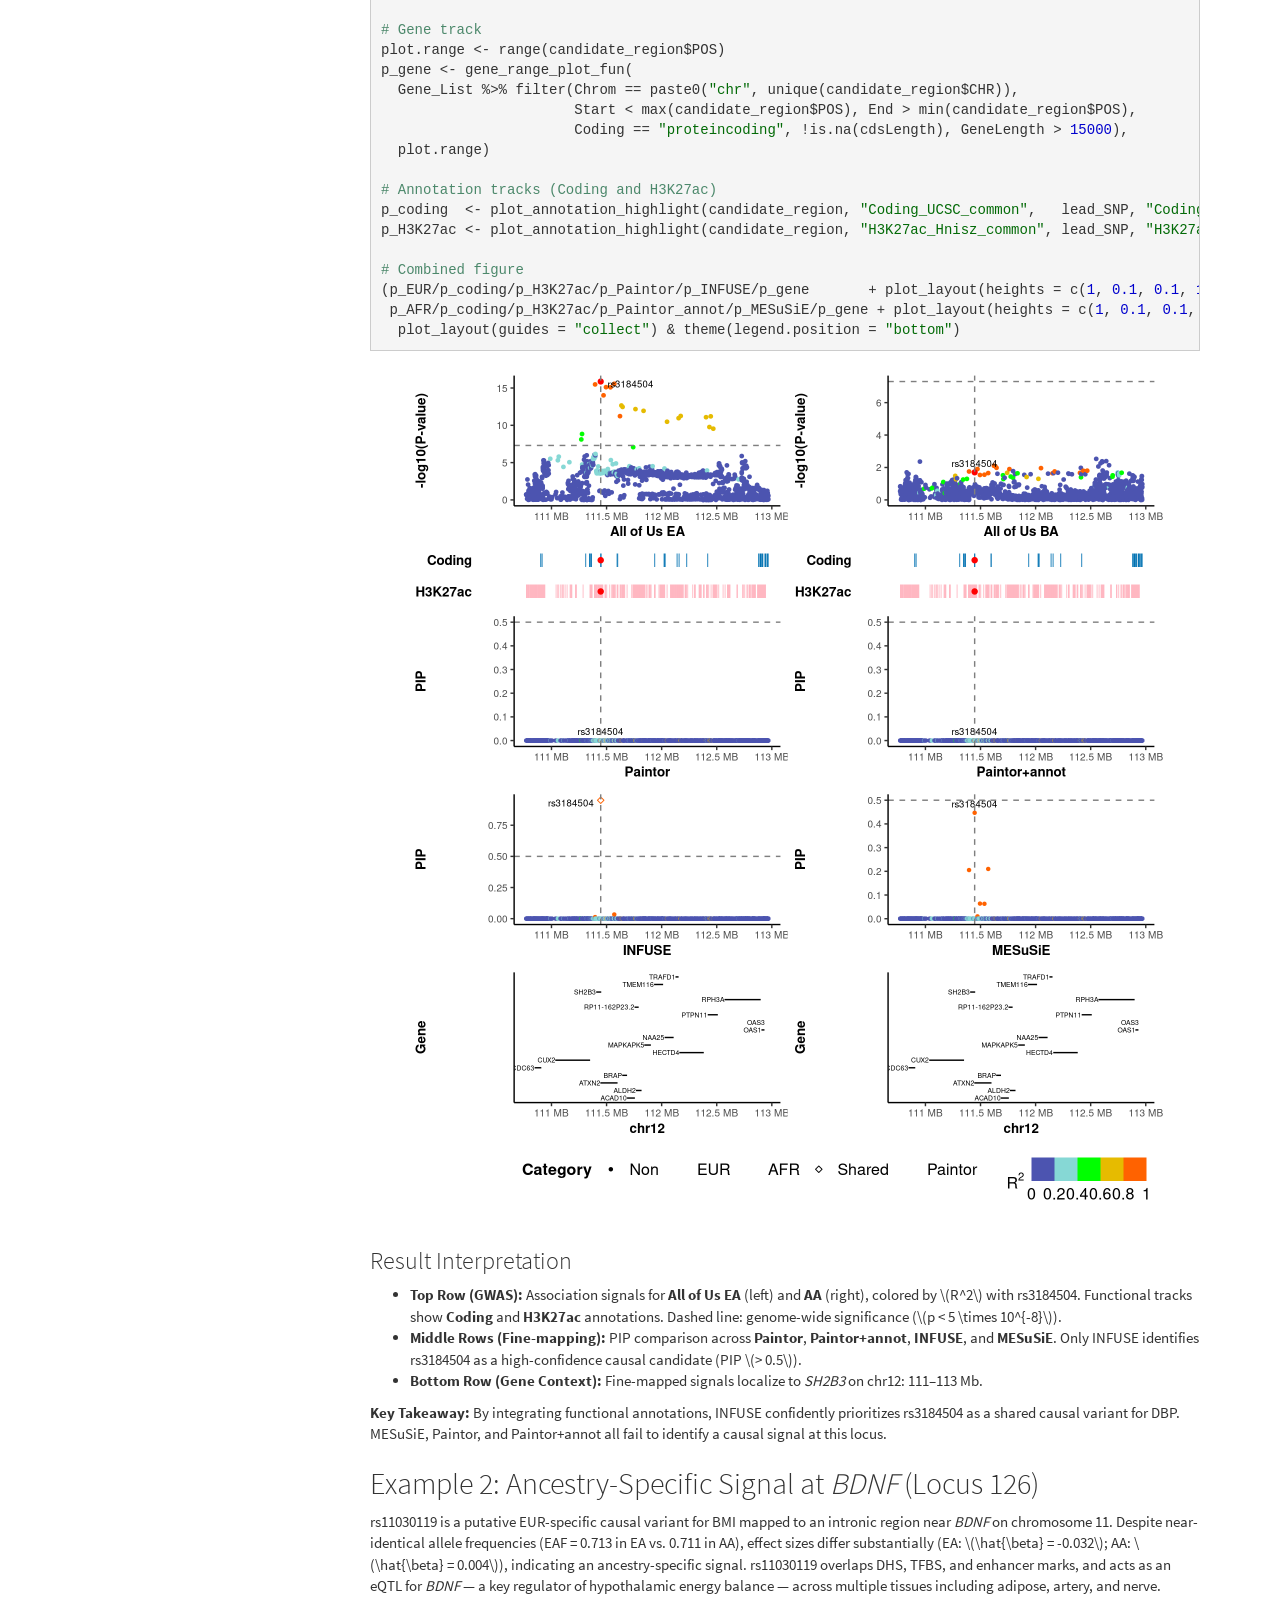
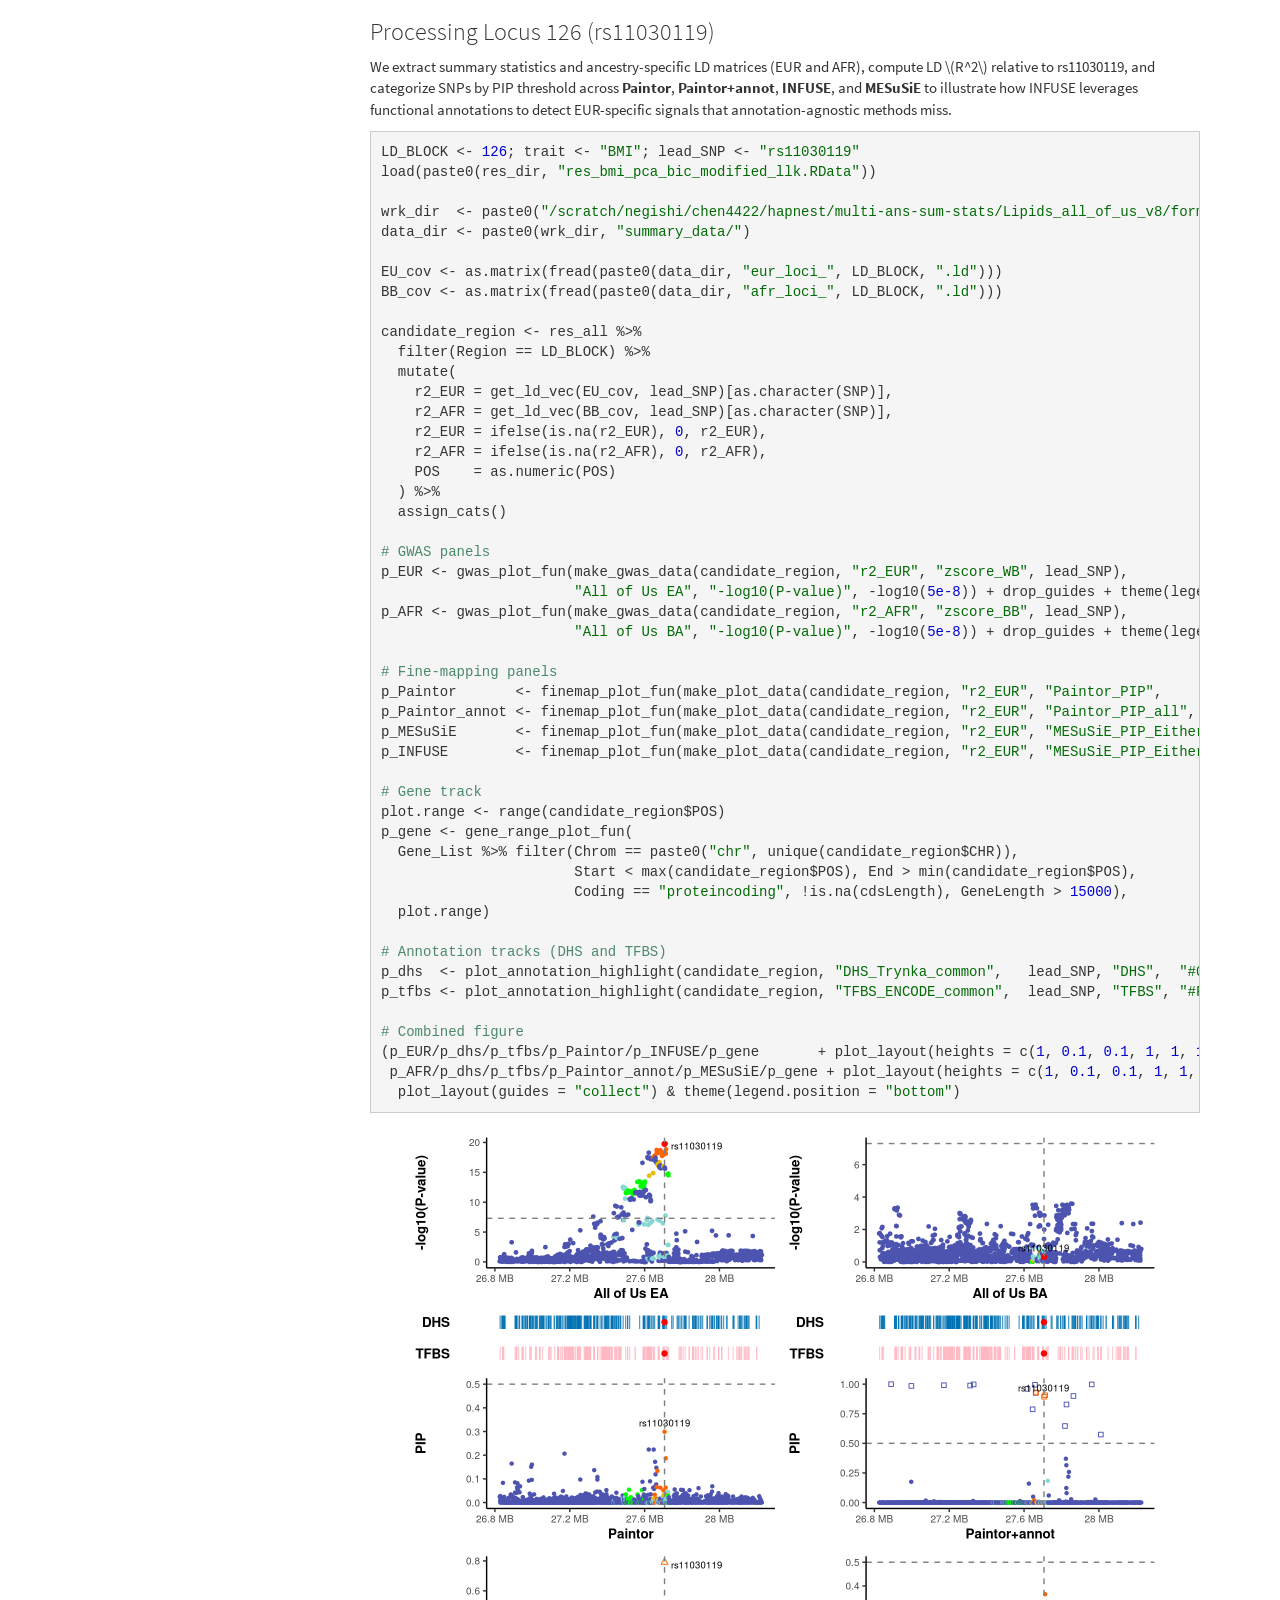
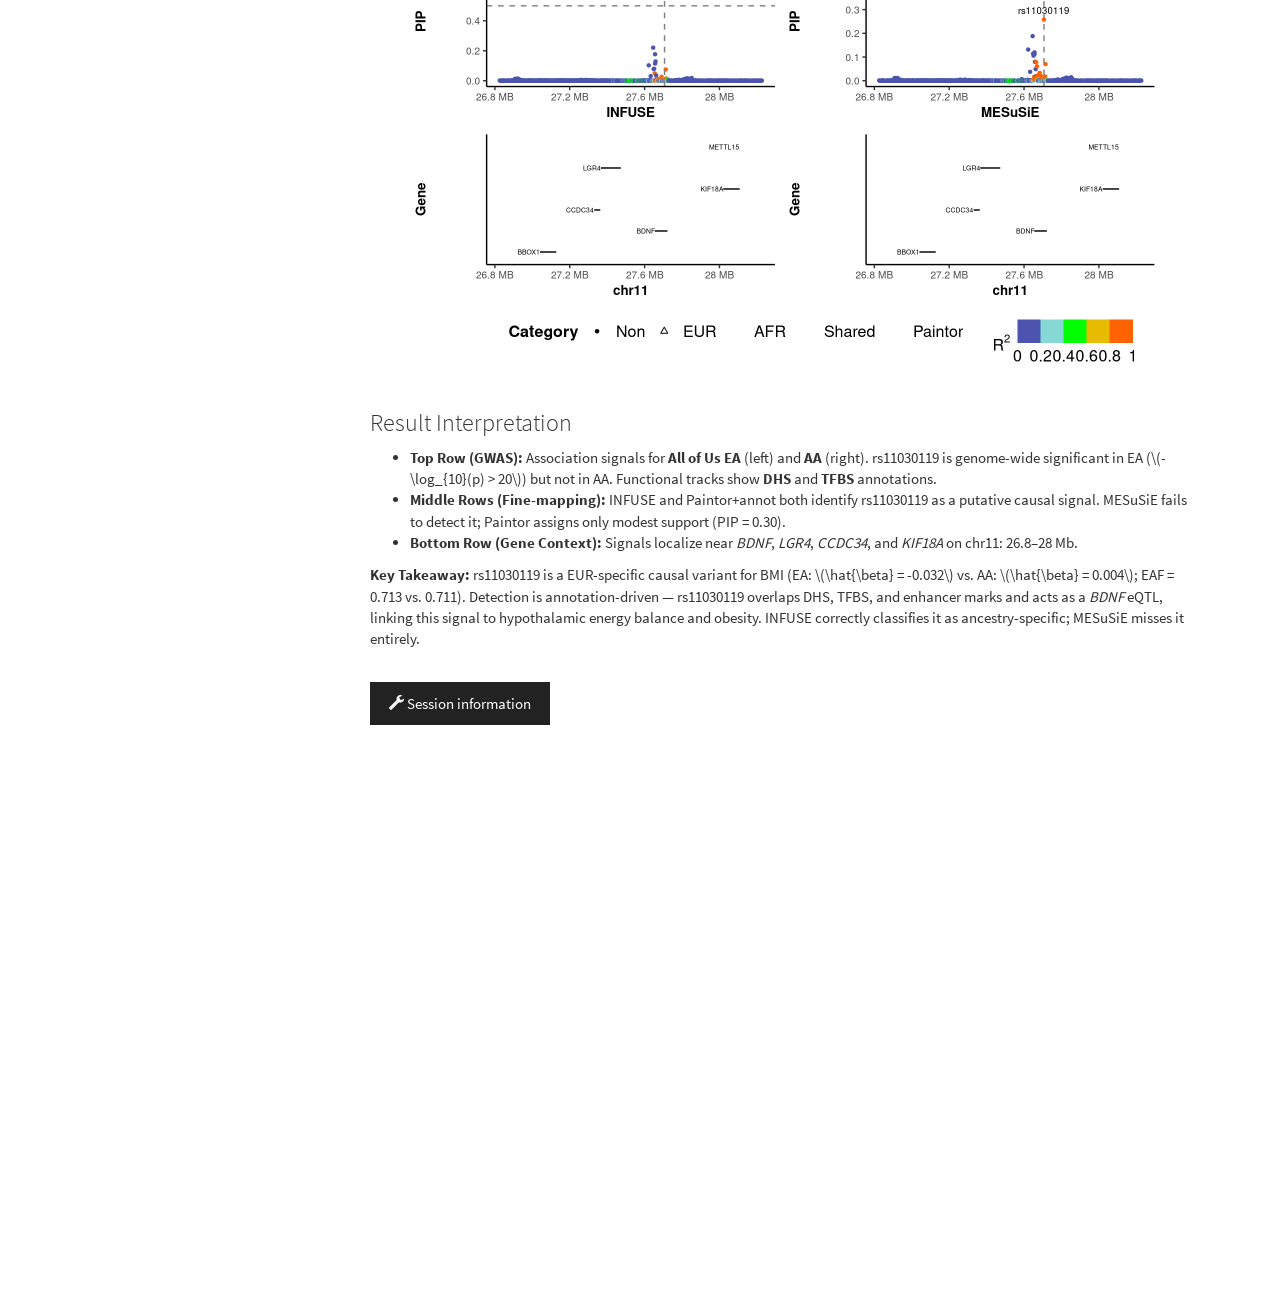
<file: docs/real_data_example.html>
<!DOCTYPE html>

<html>

<head>

<meta charset="utf-8" />
<meta name="generator" content="pandoc" />
<meta http-equiv="X-UA-Compatible" content="IE=EDGE" />


<meta name="author" content="Guangxin Chen" />

<meta name="date" content="2026-11-01" />

<title>Real Data Example</title>

<script src="site_libs/header-attrs-2.28/header-attrs.js"></script>
<script src="site_libs/jquery-3.6.0/jquery-3.6.0.min.js"></script>
<meta name="viewport" content="width=device-width, initial-scale=1" />
<link href="site_libs/bootstrap-3.3.5/css/cosmo.min.css" rel="stylesheet" />
<script src="site_libs/bootstrap-3.3.5/js/bootstrap.min.js"></script>
<script src="site_libs/bootstrap-3.3.5/shim/html5shiv.min.js"></script>
<script src="site_libs/bootstrap-3.3.5/shim/respond.min.js"></script>
<style>h1 {font-size: 34px;}
       h1.title {font-size: 38px;}
       h2 {font-size: 30px;}
       h3 {font-size: 24px;}
       h4 {font-size: 18px;}
       h5 {font-size: 16px;}
       h6 {font-size: 12px;}
       code {color: inherit; background-color: rgba(0, 0, 0, 0.04);}
       pre:not([class]) { background-color: white }</style>
<script src="site_libs/jqueryui-1.13.2/jquery-ui.min.js"></script>
<link href="site_libs/tocify-1.9.1/jquery.tocify.css" rel="stylesheet" />
<script src="site_libs/tocify-1.9.1/jquery.tocify.js"></script>
<script src="site_libs/navigation-1.1/tabsets.js"></script>
<link href="site_libs/highlightjs-9.12.0/textmate.css" rel="stylesheet" />
<script src="site_libs/highlightjs-9.12.0/highlight.js"></script>

<link rel="icon" href="https://github.com/workflowr/workflowr-assets/raw/main/img/reproducible.png">
<!-- Add a small amount of space between sections. -->
<style type="text/css">
div.section {
  padding-top: 12px;
}
</style>



<style type="text/css">
  code{white-space: pre-wrap;}
  span.smallcaps{font-variant: small-caps;}
  span.underline{text-decoration: underline;}
  div.column{display: inline-block; vertical-align: top; width: 50%;}
  div.hanging-indent{margin-left: 1.5em; text-indent: -1.5em;}
  ul.task-list{list-style: none;}
    </style>

<style type="text/css">code{white-space: pre;}</style>
<script type="text/javascript">
if (window.hljs) {
  hljs.configure({languages: []});
  hljs.initHighlightingOnLoad();
  if (document.readyState && document.readyState === "complete") {
    window.setTimeout(function() { hljs.initHighlighting(); }, 0);
  }
}
</script>






<link rel="stylesheet" href="custom.css" type="text/css" />



<style type = "text/css">
.main-container {
  max-width: 940px;
  margin-left: auto;
  margin-right: auto;
}
img {
  max-width:100%;
}
.tabbed-pane {
  padding-top: 12px;
}
.html-widget {
  margin-bottom: 20px;
}
button.code-folding-btn:focus {
  outline: none;
}
summary {
  display: list-item;
}
details > summary > p:only-child {
  display: inline;
}
pre code {
  padding: 0;
}
</style>


<style type="text/css">
.dropdown-submenu {
  position: relative;
}
.dropdown-submenu>.dropdown-menu {
  top: 0;
  left: 100%;
  margin-top: -6px;
  margin-left: -1px;
  border-radius: 0 6px 6px 6px;
}
.dropdown-submenu:hover>.dropdown-menu {
  display: block;
}
.dropdown-submenu>a:after {
  display: block;
  content: " ";
  float: right;
  width: 0;
  height: 0;
  border-color: transparent;
  border-style: solid;
  border-width: 5px 0 5px 5px;
  border-left-color: #cccccc;
  margin-top: 5px;
  margin-right: -10px;
}
.dropdown-submenu:hover>a:after {
  border-left-color: #adb5bd;
}
.dropdown-submenu.pull-left {
  float: none;
}
.dropdown-submenu.pull-left>.dropdown-menu {
  left: -100%;
  margin-left: 10px;
  border-radius: 6px 0 6px 6px;
}
</style>

<script type="text/javascript">
// manage active state of menu based on current page
$(document).ready(function () {
  // active menu anchor
  href = window.location.pathname
  href = href.substr(href.lastIndexOf('/') + 1)
  if (href === "")
    href = "index.html";
  var menuAnchor = $('a[href="' + href + '"]');

  // mark the anchor link active (and if it's in a dropdown, also mark that active)
  var dropdown = menuAnchor.closest('li.dropdown');
  if (window.bootstrap) { // Bootstrap 4+
    menuAnchor.addClass('active');
    dropdown.find('> .dropdown-toggle').addClass('active');
  } else { // Bootstrap 3
    menuAnchor.parent().addClass('active');
    dropdown.addClass('active');
  }

  // Navbar adjustments
  var navHeight = $(".navbar").first().height() + 15;
  var style = document.createElement('style');
  var pt = "padding-top: " + navHeight + "px; ";
  var mt = "margin-top: -" + navHeight + "px; ";
  var css = "";
  // offset scroll position for anchor links (for fixed navbar)
  for (var i = 1; i <= 6; i++) {
    css += ".section h" + i + "{ " + pt + mt + "}\n";
  }
  style.innerHTML = "body {" + pt + "padding-bottom: 40px; }\n" + css;
  document.head.appendChild(style);
});
</script>

<!-- tabsets -->

<style type="text/css">
.tabset-dropdown > .nav-tabs {
  display: inline-table;
  max-height: 500px;
  min-height: 44px;
  overflow-y: auto;
  border: 1px solid #ddd;
  border-radius: 4px;
}

.tabset-dropdown > .nav-tabs > li.active:before, .tabset-dropdown > .nav-tabs.nav-tabs-open:before {
  content: "\e259";
  font-family: 'Glyphicons Halflings';
  display: inline-block;
  padding: 10px;
  border-right: 1px solid #ddd;
}

.tabset-dropdown > .nav-tabs.nav-tabs-open > li.active:before {
  content: "\e258";
  font-family: 'Glyphicons Halflings';
  border: none;
}

.tabset-dropdown > .nav-tabs > li.active {
  display: block;
}

.tabset-dropdown > .nav-tabs > li > a,
.tabset-dropdown > .nav-tabs > li > a:focus,
.tabset-dropdown > .nav-tabs > li > a:hover {
  border: none;
  display: inline-block;
  border-radius: 4px;
  background-color: transparent;
}

.tabset-dropdown > .nav-tabs.nav-tabs-open > li {
  display: block;
  float: none;
}

.tabset-dropdown > .nav-tabs > li {
  display: none;
}
</style>

<!-- code folding -->



<style type="text/css">

#TOC {
  margin: 25px 0px 20px 0px;
}
@media (max-width: 768px) {
#TOC {
  position: relative;
  width: 100%;
}
}

@media print {
.toc-content {
  /* see https://github.com/w3c/csswg-drafts/issues/4434 */
  float: right;
}
}

.toc-content {
  padding-left: 30px;
  padding-right: 40px;
}

div.main-container {
  max-width: 1200px;
}

div.tocify {
  width: 20%;
  max-width: 260px;
  max-height: 85%;
}

@media (min-width: 768px) and (max-width: 991px) {
  div.tocify {
    width: 25%;
  }
}

@media (max-width: 767px) {
  div.tocify {
    width: 100%;
    max-width: none;
  }
}

.tocify ul, .tocify li {
  line-height: 20px;
}

.tocify-subheader .tocify-item {
  font-size: 0.90em;
}

.tocify .list-group-item {
  border-radius: 0px;
}


</style>



</head>

<body>


<div class="container-fluid main-container">


<!-- setup 3col/9col grid for toc_float and main content  -->
<div class="row">
<div class="col-xs-12 col-sm-4 col-md-3">
<div id="TOC" class="tocify">
</div>
</div>

<div class="toc-content col-xs-12 col-sm-8 col-md-9">




<div class="navbar navbar-default  navbar-fixed-top" role="navigation">
  <div class="container">
    <div class="navbar-header">
      <button type="button" class="navbar-toggle collapsed" data-toggle="collapse" data-bs-toggle="collapse" data-target="#navbar" data-bs-target="#navbar">
        <span class="icon-bar"></span>
        <span class="icon-bar"></span>
        <span class="icon-bar"></span>
      </button>
      <a class="navbar-brand" href="index.html">INFUSE</a>
    </div>
    <div id="navbar" class="navbar-collapse collapse">
      <ul class="nav navbar-nav">
        <li>
  <a href="index.html">Home</a>
</li>
<li>
  <a href="installation.html">Installation</a>
</li>
<li>
  <a href="Data_prepare.html">Data Preparation</a>
</li>
<li>
  <a href="Run_INFUSE.html">Run INFUSE</a>
</li>
<li>
  <a href="annotation_integration.html">Annotation Integration</a>
</li>
<li>
  <a href="real_data_example.html">Real Data Example</a>
</li>
      </ul>
      <ul class="nav navbar-nav navbar-right">
        
      </ul>
    </div><!--/.nav-collapse -->
  </div><!--/.container -->
</div><!--/.navbar -->

<div id="header">



<h1 class="title toc-ignore">Real Data Example</h1>
<h4 class="author">Guangxin Chen</h4>
<h4 class="date">2026-11-01</h4>

</div>


<p>
<button type="button" class="btn btn-default btn-workflowr btn-workflowr-report" data-toggle="collapse" data-target="#workflowr-report">
<span class="glyphicon glyphicon-list" aria-hidden="true"></span>
workflowr <span class="glyphicon glyphicon-ok text-success"
aria-hidden="true"></span>
</button>
</p>
<div id="workflowr-report" class="collapse">
<ul class="nav nav-tabs">
<li class="active">
<a data-toggle="tab" href="#summary">Summary</a>
</li>
<li>
<a data-toggle="tab" href="#checks"> Checks <span
class="glyphicon glyphicon-ok text-success"
aria-hidden="true"></span> </a>
</li>
<li>
<a data-toggle="tab" href="#versions">Past versions</a>
</li>
</ul>
<div class="tab-content">
<div id="summary" class="tab-pane fade in active">
<p>
<strong>Last updated:</strong> 2026-11-01
</p>
<p>
<strong>Checks:</strong> <span
class="glyphicon glyphicon-ok text-success" aria-hidden="true"></span> 7
</p>
<p>
<strong>Knit directory:</strong> <code>INFUSE_website/</code> <span
class="glyphicon glyphicon-question-sign" aria-hidden="true"
title="This is the local directory in which the code in this file was executed.">
</span>
</p>
<p>
This reproducible <a href="https://rmarkdown.rstudio.com">R Markdown</a>
analysis was created with <a
  href="https://github.com/workflowr/workflowr">workflowr</a> (version
1.7.2). The <em>Checks</em> tab describes the reproducibility checks
that were applied when the results were created. The <em>Past
versions</em> tab lists the development history.
</p>
<hr>
</div>
<div id="checks" class="tab-pane fade">
<div id="workflowr-checks" class="panel-group">
<div class="panel panel-default">
<div class="panel-heading">
<p class="panel-title">
<a data-toggle="collapse" data-parent="#workflowr-checks" href="#strongRMarkdownfilestrongsourceverified">
<span class="glyphicon glyphicon-ok text-success"
aria-hidden="true"></span> <strong>R Markdown file:</strong> committed (source verified) </a>
</p>
</div>
<div id="strongRMarkdownfilestrongsourceverified"
class="panel-collapse collapse">
<div class="panel-body">
<p>The R Markdown source is committed to Git and preserves the original analysis, with only the displayed date updated. This source-status check was verified manually on 2026-11-01 without rebuilding the analysis. The results, figures, and other checks retain their original build provenance.</p>
</div>
</div>
</div>
<div class="panel panel-default">
<div class="panel-heading">
<p class="panel-title">
<a data-toggle="collapse" data-parent="#workflowr-checks" href="#strongEnvironmentstrongempty">
<span class="glyphicon glyphicon-ok text-success"
aria-hidden="true"></span> <strong>Environment:</strong> empty </a>
</p>
</div>
<div id="strongEnvironmentstrongempty" class="panel-collapse collapse">
<div class="panel-body">
<p>Great job! The global environment was empty. Objects defined in the
global environment can affect the analysis in your R Markdown file in
unknown ways. For reproduciblity it’s best to always run the code in an
empty environment.</p>
</div>
</div>
</div>
<div class="panel panel-default">
<div class="panel-heading">
<p class="panel-title">
<a data-toggle="collapse" data-parent="#workflowr-checks" href="#strongSeedstrongcodesetseed20260410code">
<span class="glyphicon glyphicon-ok text-success"
aria-hidden="true"></span> <strong>Seed:</strong>
<code>set.seed(20260410)</code> </a>
</p>
</div>
<div id="strongSeedstrongcodesetseed20260410code"
class="panel-collapse collapse">
<div class="panel-body">
<p>The command <code>set.seed(20260410)</code> was run prior to running
the code in the R Markdown file. Setting a seed ensures that any results
that rely on randomness, e.g. subsampling or permutations, are
reproducible.</p>
</div>
</div>
</div>
<div class="panel panel-default">
<div class="panel-heading">
<p class="panel-title">
<a data-toggle="collapse" data-parent="#workflowr-checks" href="#strongSessioninformationstrongrecorded">
<span class="glyphicon glyphicon-ok text-success"
aria-hidden="true"></span> <strong>Session information:</strong>
recorded </a>
</p>
</div>
<div id="strongSessioninformationstrongrecorded"
class="panel-collapse collapse">
<div class="panel-body">
<p>Great job! Recording the operating system, R version, and package
versions is critical for reproducibility.</p>
</div>
</div>
</div>
<div class="panel panel-default">
<div class="panel-heading">
<p class="panel-title">
<a data-toggle="collapse" data-parent="#workflowr-checks" href="#strongCachestrongnone">
<span class="glyphicon glyphicon-ok text-success"
aria-hidden="true"></span> <strong>Cache:</strong> none </a>
</p>
</div>
<div id="strongCachestrongnone" class="panel-collapse collapse">
<div class="panel-body">
<p>Nice! There were no cached chunks for this analysis, so you can be
confident that you successfully produced the results during this
run.</p>
</div>
</div>
</div>
<div class="panel panel-default">
<div class="panel-heading">
<p class="panel-title">
<a data-toggle="collapse" data-parent="#workflowr-checks" href="#strongFilepathsstrongrelative">
<span class="glyphicon glyphicon-ok text-success"
aria-hidden="true"></span> <strong>File paths:</strong> relative </a>
</p>
</div>
<div id="strongFilepathsstrongrelative" class="panel-collapse collapse">
<div class="panel-body">
<p>Great job! Using relative paths to the files within your workflowr
project makes it easier to run your code on other machines.</p>
</div>
</div>
</div>
<div class="panel panel-default">
<div class="panel-heading">
<p class="panel-title">
<a data-toggle="collapse" data-parent="#workflowr-checks" href="#strongRepositoryversionstrongf46ac6d">
<span class="glyphicon glyphicon-ok text-success"
aria-hidden="true"></span> <strong>Repository version:</strong> f46ac6d
</a>
</p>
</div>
<div id="strongRepositoryversionstrongf46ac6d"
class="panel-collapse collapse">
<div class="panel-body">
<p>
Great! You are using Git for version control. Tracking code development
and connecting the code version to the results is critical for
reproducibility.
</p>
<p>
The results in this page were generated with repository version f46ac6d.
See the <em>Past versions</em> tab to see a history of the changes made
to the R Markdown and HTML files.
</p>
<p>
Note that you need to be careful to ensure that all relevant files for
the analysis have been committed to Git prior to generating the results
(you can use <code>wflow_publish</code> or
<code>wflow_git_commit</code>). workflowr only checks the R Markdown
file, but you know if there are other scripts or data files that it
depends on. Below is the status of the Git repository when the results
were generated:
</p>
<pre><code>
Ignored files:
    Ignored:    .claude/
    Ignored:    analysis/INFUSE.png

Untracked files:
    Untracked:  MAFPC_method_guangxin_revision_4.docx
    Untracked:  analysis/Data_prepare.Rmd
    Untracked:  analysis/Run_INFUSE.Rmd
    Untracked:  analysis/annotation_integration.Rmd
    Untracked:  analysis/custom.css
    Untracked:  analysis/installation.Rmd
    Untracked:  analysis/real_data_example.Rmd
    Untracked:  build_site.R
    Untracked:  code/data_prep_utils.R
    Untracked:  code/plot_utils.R

Unstaged changes:
    Modified:   analysis/_site.yml

</code></pre>
<p>
Note that any generated files, e.g. HTML, png, CSS, etc., are not
included in this status report because it is ok for generated content to
have uncommitted changes.
</p>
</div>
</div>
</div>
</div>
<hr>
</div>
<div id="versions" class="tab-pane fade">
<p>
There are no past versions. Publish this analysis with
<code>wflow_publish()</code> to start tracking its development.
</p>
<hr>
</div>
</div>
</div>
<p>In this section, we demonstrate the performance of
<strong>INFUSE</strong> using real-world loci associated with
cardiometabolic and anthropometric traits from the <em>All of Us</em>
dataset. Throughout this section, <strong>EA</strong> refers to
<strong>European Ancestry</strong> and <strong>AA</strong> refers to
<strong>African Ancestry</strong> participants in the <em>All of Us</em>
Research Program. These examples illustrate two complementary advantages
of INFUSE:</p>
<ul>
<li>When the primary signal is <strong>shared across ancestries</strong>
(<strong><em>SH2B3</em></strong> locus, DBP): INFUSE integrates
functional annotations — including H3K27ac, H3K4me3, TFBS, and coding
consequence — to confidently prioritize rs3184504 as a shared causal
variant, even when power is reduced in AA due to low effect allele
frequency (EAF = 0.07).</li>
<li>When the signal is <strong>ancestry-specific</strong>
(<strong><em>BDNF</em></strong> locus, BMI): INFUSE explicitly models
ancestry-specific causal configurations and leverages regulatory
annotations (DHS, TFBS, enhancer marks) to identify rs11030119 as a
EUR-specific signal that MESuSiE and Paintor fail to detect.</li>
</ul>
<div id="setup" class="section level2">
<h2>Setup</h2>
<pre class="r"><code>library(data.table)
library(dplyr)
library(patchwork)

source(here::here(&quot;code/plot_utils.R&quot;))

res_dir   &lt;- &quot;/scratch/negishi/chen4422/hapnest/multi-ans-sum-stats/Lipids_all_of_us_v8/formatted/format_summary_stats/summary_res/&quot;
Gene_List &lt;- fread(&quot;/scratch/negishi/chen4422/hapnest/multi-ans-sum-stats/Lipids_all_of_us_v8/formatted/format_summary_stats/Annotation/Gencode_genelist/Gencode_GRCh38_Genes_UniqueList2025.txt&quot;, header = TRUE)</code></pre>
</div>
<div id="example-1-putative-shared-signal-at-sh2b3-locus-28"
class="section level2">
<h2>Example 1: Putative Shared Signal at <em>SH2B3</em> (Locus 28)</h2>
<p>rs3184504 is a putative shared causal variant for diastolic blood
pressure (DBP) mapped to <em>SH2B3</em> on chromosome 12. It is a
missense variant (Arg262Trp) experimentally validated as causal for
blood pressure elevation and renal damage in mouse models, and overlaps
multiple regulatory annotations including H3K27ac (active enhancer),
H3K4me3 (active promoter), and TFBS marks.</p>
<div id="processing-locus-28-rs3184504" class="section level3">
<h3>Processing Locus 28 (rs3184504)</h3>
<p>We extract summary statistics and ancestry-specific LD matrices (EUR
and AFR), compute LD <span class="math inline">\(R^2\)</span> relative
to rs3184504, and categorize SNPs by PIP threshold across four methods —
<strong>Paintor</strong>, <strong>Paintor+annot</strong>,
<strong>INFUSE</strong>, and <strong>MESuSiE</strong> — to assess how
each method classifies shared versus ancestry-specific signals.</p>
<pre class="r"><code>LD_BLOCK &lt;- 28; trait &lt;- &quot;DBP&quot;; lead_SNP &lt;- &quot;rs3184504&quot;
load(paste0(res_dir, &quot;res_bp_pca_bic_modified_llk_updated.RData&quot;))

wrk_dir  &lt;- paste0(&quot;/scratch/negishi/chen4422/hapnest/multi-ans-sum-stats/Lipids_all_of_us_v8/formatted/format_summary_stats/results_&quot;, trait, &quot;/&quot;)
data_dir &lt;- paste0(wrk_dir, &quot;summary_data/&quot;)

EU_cov &lt;- as.matrix(fread(paste0(data_dir, &quot;eur_loci_&quot;, LD_BLOCK, &quot;.ld&quot;)))
BB_cov &lt;- as.matrix(fread(paste0(data_dir, &quot;afr_loci_&quot;, LD_BLOCK, &quot;.ld&quot;)))

candidate_region &lt;- res_all %&gt;%
  filter(Region == LD_BLOCK) %&gt;%
  mutate(
    r2_EUR = get_ld_vec(EU_cov, lead_SNP)[as.character(SNP)],
    r2_AFR = get_ld_vec(BB_cov, lead_SNP)[as.character(SNP)],
    r2_EUR = ifelse(is.na(r2_EUR), 0, r2_EUR),
    r2_AFR = ifelse(is.na(r2_AFR), 0, r2_AFR),
    POS    = as.numeric(POS)
  ) %&gt;%
  assign_cats()

# GWAS panels
p_EUR &lt;- gwas_plot_fun(make_gwas_data(candidate_region, &quot;r2_EUR&quot;, &quot;zscore_WB&quot;, lead_SNP),
                       &quot;All of Us EA&quot;, &quot;-log10(P-value)&quot;, -log10(5e-8)) + drop_guides + theme(legend.position = &quot;none&quot;)
p_AFR &lt;- gwas_plot_fun(make_gwas_data(candidate_region, &quot;r2_AFR&quot;, &quot;zscore_BB&quot;, lead_SNP),
                       &quot;All of Us BA&quot;, &quot;-log10(P-value)&quot;, -log10(5e-8)) + drop_guides + theme(legend.position = &quot;none&quot;)

# Fine-mapping panels
p_Paintor       &lt;- finemap_plot_fun(make_plot_data(candidate_region, &quot;r2_EUR&quot;, &quot;Paintor_PIP&quot;,                &quot;Paintor_cat&quot;,       lead_SNP), &quot;Paintor&quot;,       &quot;PIP&quot;, 0.5) + drop_guides + theme(legend.position = &quot;none&quot;)
p_Paintor_annot &lt;- finemap_plot_fun(make_plot_data(candidate_region, &quot;r2_EUR&quot;, &quot;Paintor_PIP_all&quot;,            &quot;Paintor_annot_cat&quot;, lead_SNP), &quot;Paintor+annot&quot;, &quot;PIP&quot;, 0.5) + drop_guides + theme(legend.position = &quot;none&quot;)
p_MESuSiE       &lt;- finemap_plot_fun(make_plot_data(candidate_region, &quot;r2_EUR&quot;, &quot;MESuSiE_PIP_Either&quot;,         &quot;MESuSiE_cat&quot;,       lead_SNP), &quot;MESuSiE&quot;,       &quot;PIP&quot;, 0.5) + drop_guides + theme(legend.position = &quot;none&quot;)
p_INFUSE        &lt;- finemap_plot_fun(make_plot_data(candidate_region, &quot;r2_EUR&quot;, &quot;MESuSiE_PIP_Either_all_mlk&quot;, &quot;INFUSE_cat&quot;,        lead_SNP), &quot;INFUSE&quot;,        &quot;PIP&quot;, 0.5)

# Gene track
plot.range &lt;- range(candidate_region$POS)
p_gene &lt;- gene_range_plot_fun(
  Gene_List %&gt;% filter(Chrom == paste0(&quot;chr&quot;, unique(candidate_region$CHR)),
                       Start &lt; max(candidate_region$POS), End &gt; min(candidate_region$POS),
                       Coding == &quot;proteincoding&quot;, !is.na(cdsLength), GeneLength &gt; 15000),
  plot.range)

# Annotation tracks (Coding and H3K27ac)
p_coding  &lt;- plot_annotation_highlight(candidate_region, &quot;Coding_UCSC_common&quot;,   lead_SNP, &quot;Coding&quot;,  &quot;#0072B2&quot;) + track_theme
p_H3K27ac &lt;- plot_annotation_highlight(candidate_region, &quot;H3K27ac_Hnisz_common&quot;, lead_SNP, &quot;H3K27ac&quot;, &quot;#FFB6C1&quot;) + track_theme

# Combined figure
(p_EUR/p_coding/p_H3K27ac/p_Paintor/p_INFUSE/p_gene       + plot_layout(heights = c(1, 0.1, 0.1, 1, 1, 1)) |
 p_AFR/p_coding/p_H3K27ac/p_Paintor_annot/p_MESuSiE/p_gene + plot_layout(heights = c(1, 0.1, 0.1, 1, 1, 1))) +
  plot_layout(guides = &quot;collect&quot;) &amp; theme(legend.position = &quot;bottom&quot;)</code></pre>
<p><img src="figure/real_data_example.Rmd/locus28-1.png" width="768" style="display: block; margin: auto;" /></p>
</div>
<div id="result-interpretation" class="section level3">
<h3>Result Interpretation</h3>
<ul>
<li><strong>Top Row (GWAS):</strong> Association signals for <strong>All
of Us EA</strong> (left) and <strong>AA</strong> (right), colored by
<span class="math inline">\(R^2\)</span> with rs3184504. Functional
tracks show <strong>Coding</strong> and <strong>H3K27ac</strong>
annotations. Dashed line: genome-wide significance (<span
class="math inline">\(p &lt; 5 \times 10^{-8}\)</span>).</li>
<li><strong>Middle Rows (Fine-mapping):</strong> PIP comparison across
<strong>Paintor</strong>, <strong>Paintor+annot</strong>,
<strong>INFUSE</strong>, and <strong>MESuSiE</strong>. Only INFUSE
identifies rs3184504 as a high-confidence causal candidate (PIP <span
class="math inline">\(&gt; 0.5\)</span>).</li>
<li><strong>Bottom Row (Gene Context):</strong> Fine-mapped signals
localize to <em>SH2B3</em> on chr12: 111–113 Mb.</li>
</ul>
<p><strong>Key Takeaway:</strong> By integrating functional annotations,
INFUSE confidently prioritizes rs3184504 as a shared causal variant for
DBP. MESuSiE, Paintor, and Paintor+annot all fail to identify a causal
signal at this locus.</p>
</div>
</div>
<div id="example-2-ancestry-specific-signal-at-bdnf-locus-126"
class="section level2">
<h2>Example 2: Ancestry-Specific Signal at <em>BDNF</em> (Locus
126)</h2>
<p>rs11030119 is a putative EUR-specific causal variant for BMI mapped
to an intronic region near <em>BDNF</em> on chromosome 11. Despite
near-identical allele frequencies (EAF = 0.713 in EA vs. 0.711 in AA),
effect sizes differ substantially (EA: <span
class="math inline">\(\hat{\beta} = -0.032\)</span>; AA: <span
class="math inline">\(\hat{\beta} = 0.004\)</span>), indicating an
ancestry-specific signal. rs11030119 overlaps DHS, TFBS, and enhancer
marks, and acts as an eQTL for <em>BDNF</em> — a key regulator of
hypothalamic energy balance — across multiple tissues including adipose,
artery, and nerve.</p>
<div id="processing-locus-126-rs11030119" class="section level3">
<h3>Processing Locus 126 (rs11030119)</h3>
<p>We extract summary statistics and ancestry-specific LD matrices (EUR
and AFR), compute LD <span class="math inline">\(R^2\)</span> relative
to rs11030119, and categorize SNPs by PIP threshold across
<strong>Paintor</strong>, <strong>Paintor+annot</strong>,
<strong>INFUSE</strong>, and <strong>MESuSiE</strong> to illustrate how
INFUSE leverages functional annotations to detect EUR-specific signals
that annotation-agnostic methods miss.</p>
<pre class="r"><code>LD_BLOCK &lt;- 126; trait &lt;- &quot;BMI&quot;; lead_SNP &lt;- &quot;rs11030119&quot;
load(paste0(res_dir, &quot;res_bmi_pca_bic_modified_llk.RData&quot;))

wrk_dir  &lt;- paste0(&quot;/scratch/negishi/chen4422/hapnest/multi-ans-sum-stats/Lipids_all_of_us_v8/formatted/format_summary_stats/results_&quot;, trait, &quot;/&quot;)
data_dir &lt;- paste0(wrk_dir, &quot;summary_data/&quot;)

EU_cov &lt;- as.matrix(fread(paste0(data_dir, &quot;eur_loci_&quot;, LD_BLOCK, &quot;.ld&quot;)))
BB_cov &lt;- as.matrix(fread(paste0(data_dir, &quot;afr_loci_&quot;, LD_BLOCK, &quot;.ld&quot;)))

candidate_region &lt;- res_all %&gt;%
  filter(Region == LD_BLOCK) %&gt;%
  mutate(
    r2_EUR = get_ld_vec(EU_cov, lead_SNP)[as.character(SNP)],
    r2_AFR = get_ld_vec(BB_cov, lead_SNP)[as.character(SNP)],
    r2_EUR = ifelse(is.na(r2_EUR), 0, r2_EUR),
    r2_AFR = ifelse(is.na(r2_AFR), 0, r2_AFR),
    POS    = as.numeric(POS)
  ) %&gt;%
  assign_cats()

# GWAS panels
p_EUR &lt;- gwas_plot_fun(make_gwas_data(candidate_region, &quot;r2_EUR&quot;, &quot;zscore_WB&quot;, lead_SNP),
                       &quot;All of Us EA&quot;, &quot;-log10(P-value)&quot;, -log10(5e-8)) + drop_guides + theme(legend.position = &quot;none&quot;)
p_AFR &lt;- gwas_plot_fun(make_gwas_data(candidate_region, &quot;r2_AFR&quot;, &quot;zscore_BB&quot;, lead_SNP),
                       &quot;All of Us BA&quot;, &quot;-log10(P-value)&quot;, -log10(5e-8)) + drop_guides + theme(legend.position = &quot;none&quot;)

# Fine-mapping panels
p_Paintor       &lt;- finemap_plot_fun(make_plot_data(candidate_region, &quot;r2_EUR&quot;, &quot;Paintor_PIP&quot;,                &quot;Paintor_cat&quot;,       lead_SNP), &quot;Paintor&quot;,       &quot;PIP&quot;, 0.5) + drop_guides + theme(legend.position = &quot;none&quot;)
p_Paintor_annot &lt;- finemap_plot_fun(make_plot_data(candidate_region, &quot;r2_EUR&quot;, &quot;Paintor_PIP_all&quot;,            &quot;Paintor_annot_cat&quot;, lead_SNP), &quot;Paintor+annot&quot;, &quot;PIP&quot;, 0.5) + drop_guides + theme(legend.position = &quot;none&quot;)
p_MESuSiE       &lt;- finemap_plot_fun(make_plot_data(candidate_region, &quot;r2_EUR&quot;, &quot;MESuSiE_PIP_Either&quot;,         &quot;MESuSiE_cat&quot;,       lead_SNP), &quot;MESuSiE&quot;,       &quot;PIP&quot;, 0.5) + drop_guides + theme(legend.position = &quot;none&quot;)
p_INFUSE        &lt;- finemap_plot_fun(make_plot_data(candidate_region, &quot;r2_EUR&quot;, &quot;MESuSiE_PIP_Either_all_mlk&quot;, &quot;INFUSE_cat&quot;,        lead_SNP), &quot;INFUSE&quot;,        &quot;PIP&quot;, 0.5)

# Gene track
plot.range &lt;- range(candidate_region$POS)
p_gene &lt;- gene_range_plot_fun(
  Gene_List %&gt;% filter(Chrom == paste0(&quot;chr&quot;, unique(candidate_region$CHR)),
                       Start &lt; max(candidate_region$POS), End &gt; min(candidate_region$POS),
                       Coding == &quot;proteincoding&quot;, !is.na(cdsLength), GeneLength &gt; 15000),
  plot.range)

# Annotation tracks (DHS and TFBS)
p_dhs  &lt;- plot_annotation_highlight(candidate_region, &quot;DHS_Trynka_common&quot;,   lead_SNP, &quot;DHS&quot;,  &quot;#0072B2&quot;) + track_theme
p_tfbs &lt;- plot_annotation_highlight(candidate_region, &quot;TFBS_ENCODE_common&quot;,  lead_SNP, &quot;TFBS&quot;, &quot;#FFB6C1&quot;) + track_theme

# Combined figure
(p_EUR/p_dhs/p_tfbs/p_Paintor/p_INFUSE/p_gene       + plot_layout(heights = c(1, 0.1, 0.1, 1, 1, 1)) |
 p_AFR/p_dhs/p_tfbs/p_Paintor_annot/p_MESuSiE/p_gene + plot_layout(heights = c(1, 0.1, 0.1, 1, 1, 1))) +
  plot_layout(guides = &quot;collect&quot;) &amp; theme(legend.position = &quot;bottom&quot;)</code></pre>
<p><img src="figure/real_data_example.Rmd/locus126-1.png" width="768" style="display: block; margin: auto;" /></p>
</div>
<div id="result-interpretation-1" class="section level3">
<h3>Result Interpretation</h3>
<ul>
<li><strong>Top Row (GWAS):</strong> Association signals for <strong>All
of Us EA</strong> (left) and <strong>AA</strong> (right). rs11030119 is
genome-wide significant in EA (<span class="math inline">\(-\log_{10}(p)
&gt; 20\)</span>) but not in AA. Functional tracks show
<strong>DHS</strong> and <strong>TFBS</strong> annotations.</li>
<li><strong>Middle Rows (Fine-mapping):</strong> INFUSE and
Paintor+annot both identify rs11030119 as a putative causal signal.
MESuSiE fails to detect it; Paintor assigns only modest support (PIP =
0.30).</li>
<li><strong>Bottom Row (Gene Context):</strong> Signals localize near
<em>BDNF</em>, <em>LGR4</em>, <em>CCDC34</em>, and <em>KIF18A</em> on
chr11: 26.8–28 Mb.</li>
</ul>
<p><strong>Key Takeaway:</strong> rs11030119 is a EUR-specific causal
variant for BMI (EA: <span class="math inline">\(\hat{\beta} =
-0.032\)</span> vs. AA: <span class="math inline">\(\hat{\beta} =
0.004\)</span>; EAF = 0.713 vs. 0.711). Detection is annotation-driven —
rs11030119 overlaps DHS, TFBS, and enhancer marks and acts as a
<em>BDNF</em> eQTL, linking this signal to hypothalamic energy balance
and obesity. INFUSE correctly classifies it as ancestry-specific;
MESuSiE misses it entirely.</p>
<br>
<p>
<button type="button" class="btn btn-default btn-workflowr btn-workflowr-sessioninfo" data-toggle="collapse" data-target="#workflowr-sessioninfo" style="display: block;">
<span class="glyphicon glyphicon-wrench" aria-hidden="true"></span>
Session information
</button>
</p>
<div id="workflowr-sessioninfo" class="collapse">
<pre class="r"><code>sessionInfo()</code></pre>
<pre><code>R version 4.2.2 (2022-10-31)
Platform: x86_64-pc-linux-gnu (64-bit)
Running under: Rocky Linux 8.10 (Green Obsidian)

Matrix products: default
BLAS/LAPACK: /apps/spack/negishi/apps/openblas/0.3.21-gcc-12.2.0-lzvicim/lib/libopenblas_zenp-r0.3.21.so

locale:
 [1] LC_CTYPE=en_US.UTF-8       LC_NUMERIC=C              
 [3] LC_TIME=en_US.UTF-8        LC_COLLATE=en_US.UTF-8    
 [5] LC_MONETARY=en_US.UTF-8    LC_MESSAGES=en_US.UTF-8   
 [7] LC_PAPER=en_US.UTF-8       LC_NAME=C                 
 [9] LC_ADDRESS=C               LC_TELEPHONE=C            
[11] LC_MEASUREMENT=en_US.UTF-8 LC_IDENTIFICATION=C       

attached base packages:
[1] stats     graphics  grDevices utils     datasets  methods   base     

other attached packages:
[1] ggrepel_0.9.6     ggplot2_3.5.2     patchwork_1.3.0   dplyr_1.1.4      
[5] data.table_1.16.2 workflowr_1.7.2  

loaded via a namespace (and not attached):
 [1] tidyselect_1.2.1  xfun_0.48         bslib_0.8.0       colorspace_2.1-1 
 [5] vctrs_0.6.5       generics_0.1.3    htmltools_0.5.8.1 yaml_2.3.10      
 [9] utf8_1.2.4        rlang_1.2.0       jquerylib_0.1.4   later_1.3.2      
[13] pillar_1.9.0      glue_1.8.0        withr_3.0.2       lifecycle_1.0.5  
[17] stringr_1.5.1     munsell_0.5.1     gtable_0.3.6      evaluate_1.0.5   
[21] labeling_0.4.3    knitr_1.48        callr_3.7.6       fastmap_1.2.0    
[25] httpuv_1.6.6      ps_1.9.2          fansi_1.0.6       highr_0.11       
[29] Rcpp_1.1.1        promises_1.3.0    scales_1.3.0      cachem_1.1.0     
[33] jsonlite_2.0.0    farver_2.1.2      fs_2.0.1          digest_0.6.37    
[37] stringi_1.8.4     processx_3.8.7    getPass_0.2-4     rprojroot_2.1.1  
[41] grid_4.2.2        here_1.0.1        cli_3.6.3         tools_4.2.2      
[45] magrittr_2.0.3    sass_0.4.9        tibble_3.2.1      whisker_0.4      
[49] pkgconfig_2.0.3   rmarkdown_2.28    httr_1.4.7        rstudioapi_0.14  
[53] R6_2.6.1          git2r_0.36.2      compiler_4.2.2   </code></pre>
</div>
</div>
</div>
</div>
</div>
</div>
</div>
</div>


<!-- Adjust MathJax settings so that all math formulae are shown using
TeX fonts only; see
https://docs.mathjax.org/en/latest/web/configuration.html. This will make
the presentation more consistent at the cost of the webpage sometimes
taking slightly longer to load. Note that this only works because the
footer is added to webpages before the MathJax javascript. -->
<script type="text/x-mathjax-config">
  MathJax.Hub.Config({
    "HTML-CSS": { availableFonts: ["TeX"] }
  });
</script>




</div>
</div>

</div>

<script>

// add bootstrap table styles to pandoc tables
function bootstrapStylePandocTables() {
  $('tr.odd').parent('tbody').parent('table').addClass('table table-condensed');
}
$(document).ready(function () {
  bootstrapStylePandocTables();
});


</script>

<!-- tabsets -->

<script>
$(document).ready(function () {
  window.buildTabsets("TOC");
});

$(document).ready(function () {
  $('.tabset-dropdown > .nav-tabs > li').click(function () {
    $(this).parent().toggleClass('nav-tabs-open');
  });
});
</script>

<!-- code folding -->

<script>
$(document).ready(function ()  {

    // temporarily add toc-ignore selector to headers for the consistency with Pandoc
    $('.unlisted.unnumbered').addClass('toc-ignore')

    // move toc-ignore selectors from section div to header
    $('div.section.toc-ignore')
        .removeClass('toc-ignore')
        .children('h1,h2,h3,h4,h5').addClass('toc-ignore');

    // establish options
    var options = {
      selectors: "h1,h2,h3",
      theme: "bootstrap3",
      context: '.toc-content',
      hashGenerator: function (text) {
        return text.replace(/[.\\/?&!#<>]/g, '').replace(/\s/g, '_');
      },
      ignoreSelector: ".toc-ignore",
      scrollTo: 0
    };
    options.showAndHide = true;
    options.smoothScroll = true;

    // tocify
    var toc = $("#TOC").tocify(options).data("toc-tocify");
});
</script>

<!-- dynamically load mathjax for compatibility with self-contained -->
<script>
  (function () {
    var script = document.createElement("script");
    script.type = "text/javascript";
    script.src  = "https://mathjax.rstudio.com/latest/MathJax.js?config=TeX-AMS-MML_HTMLorMML";
    document.getElementsByTagName("head")[0].appendChild(script);
  })();
</script>

</body>
</html>
</file>
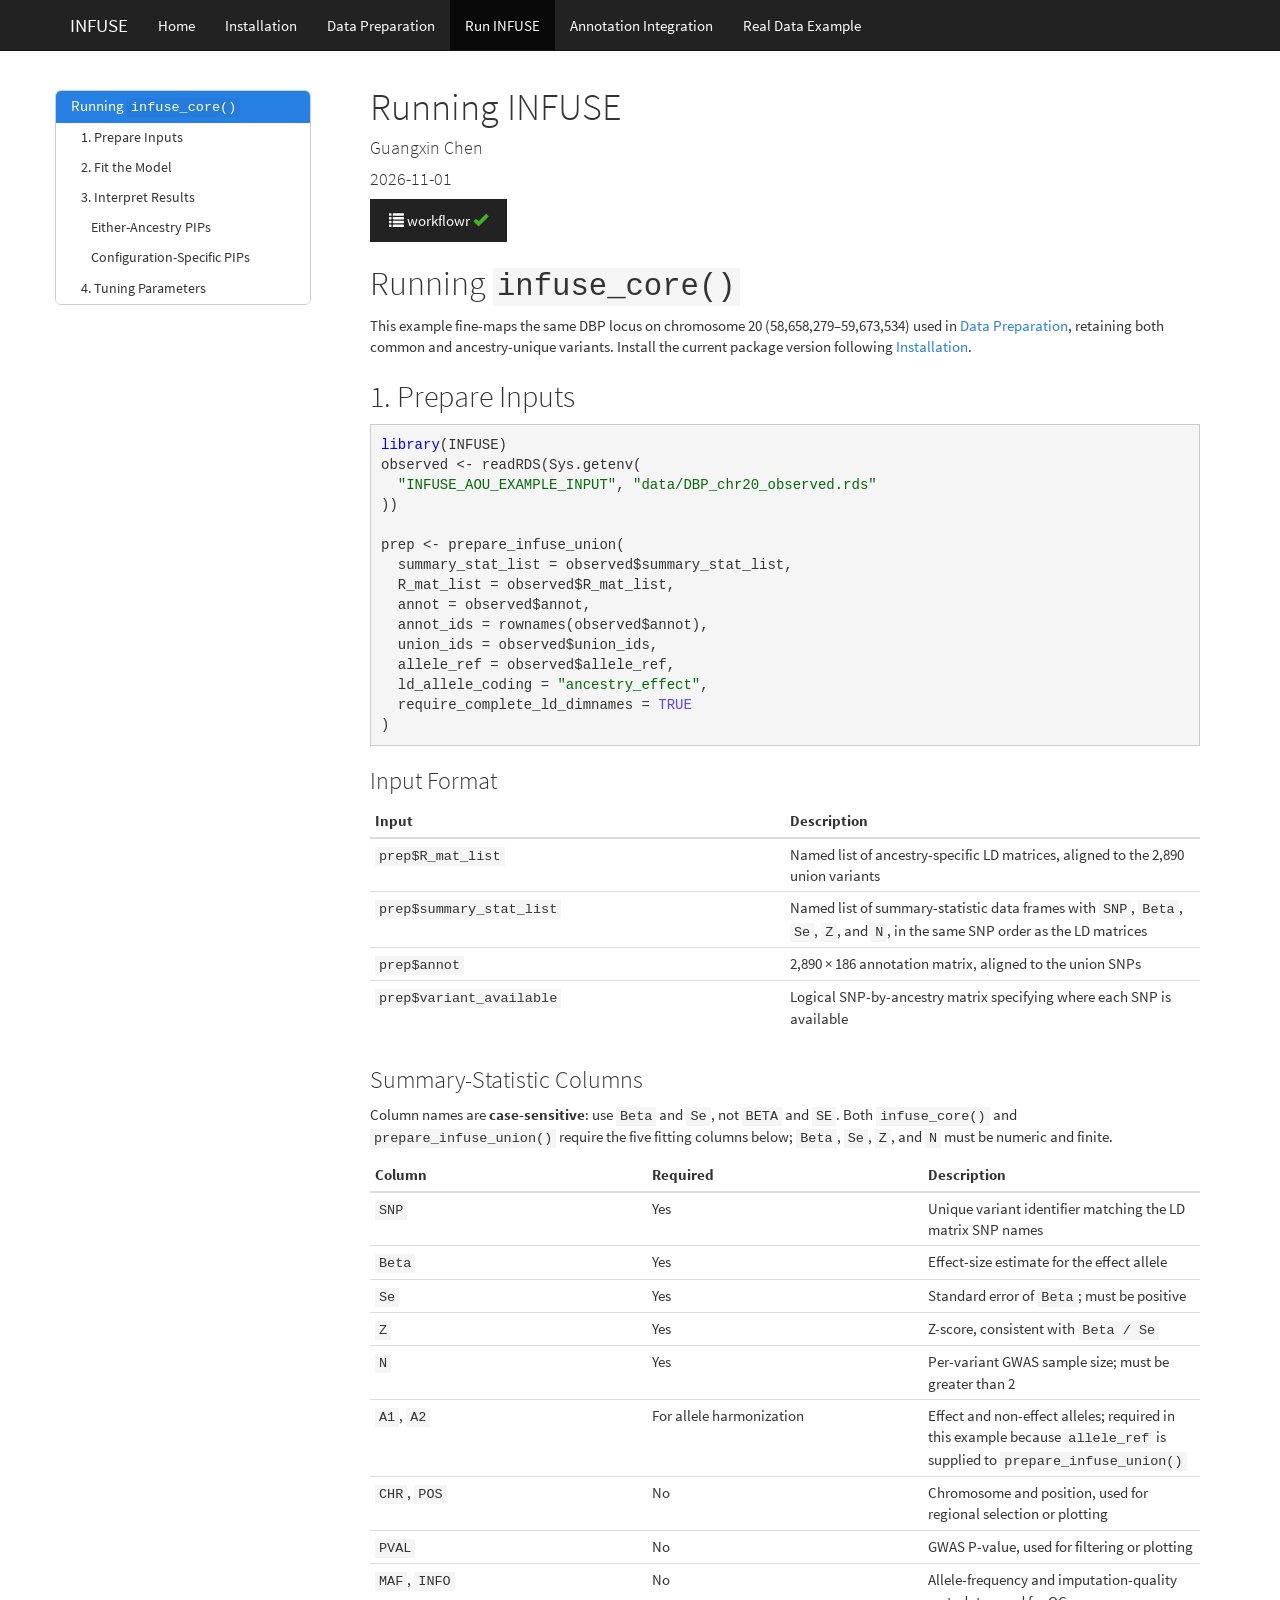
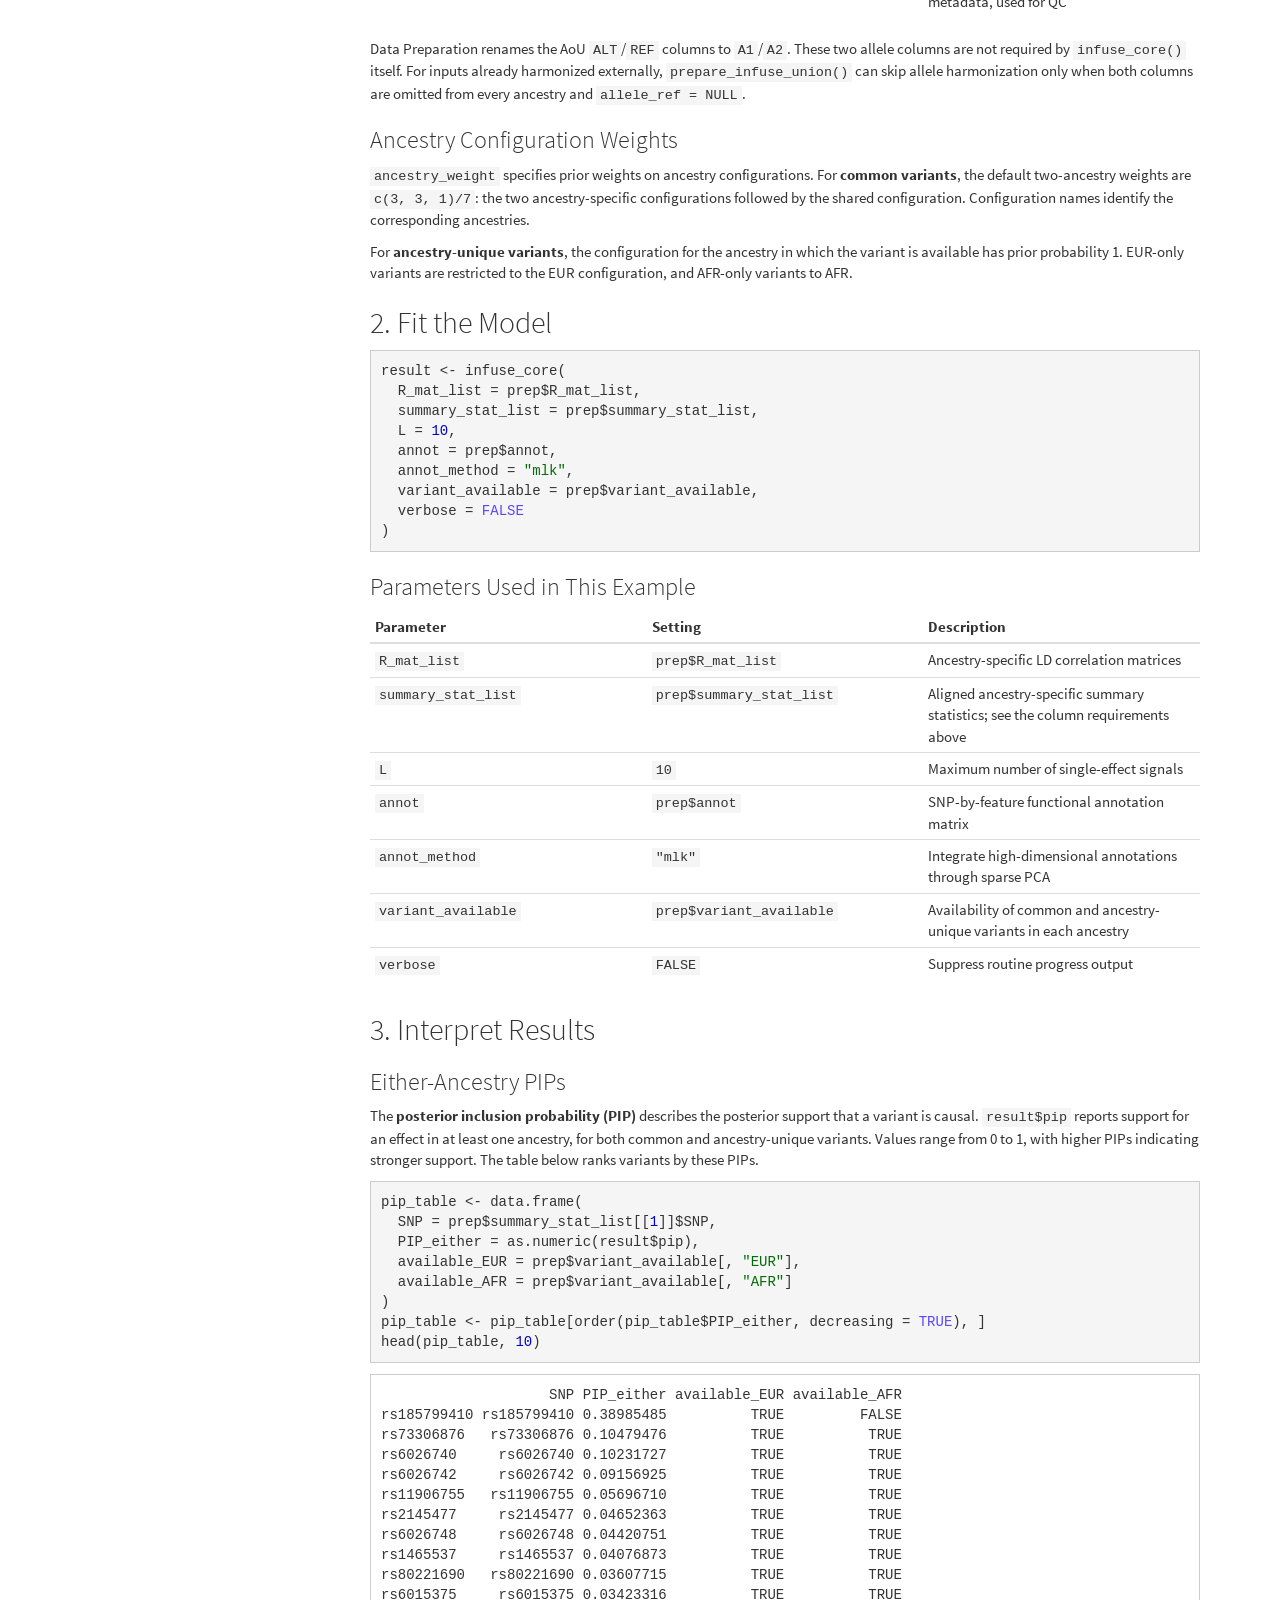
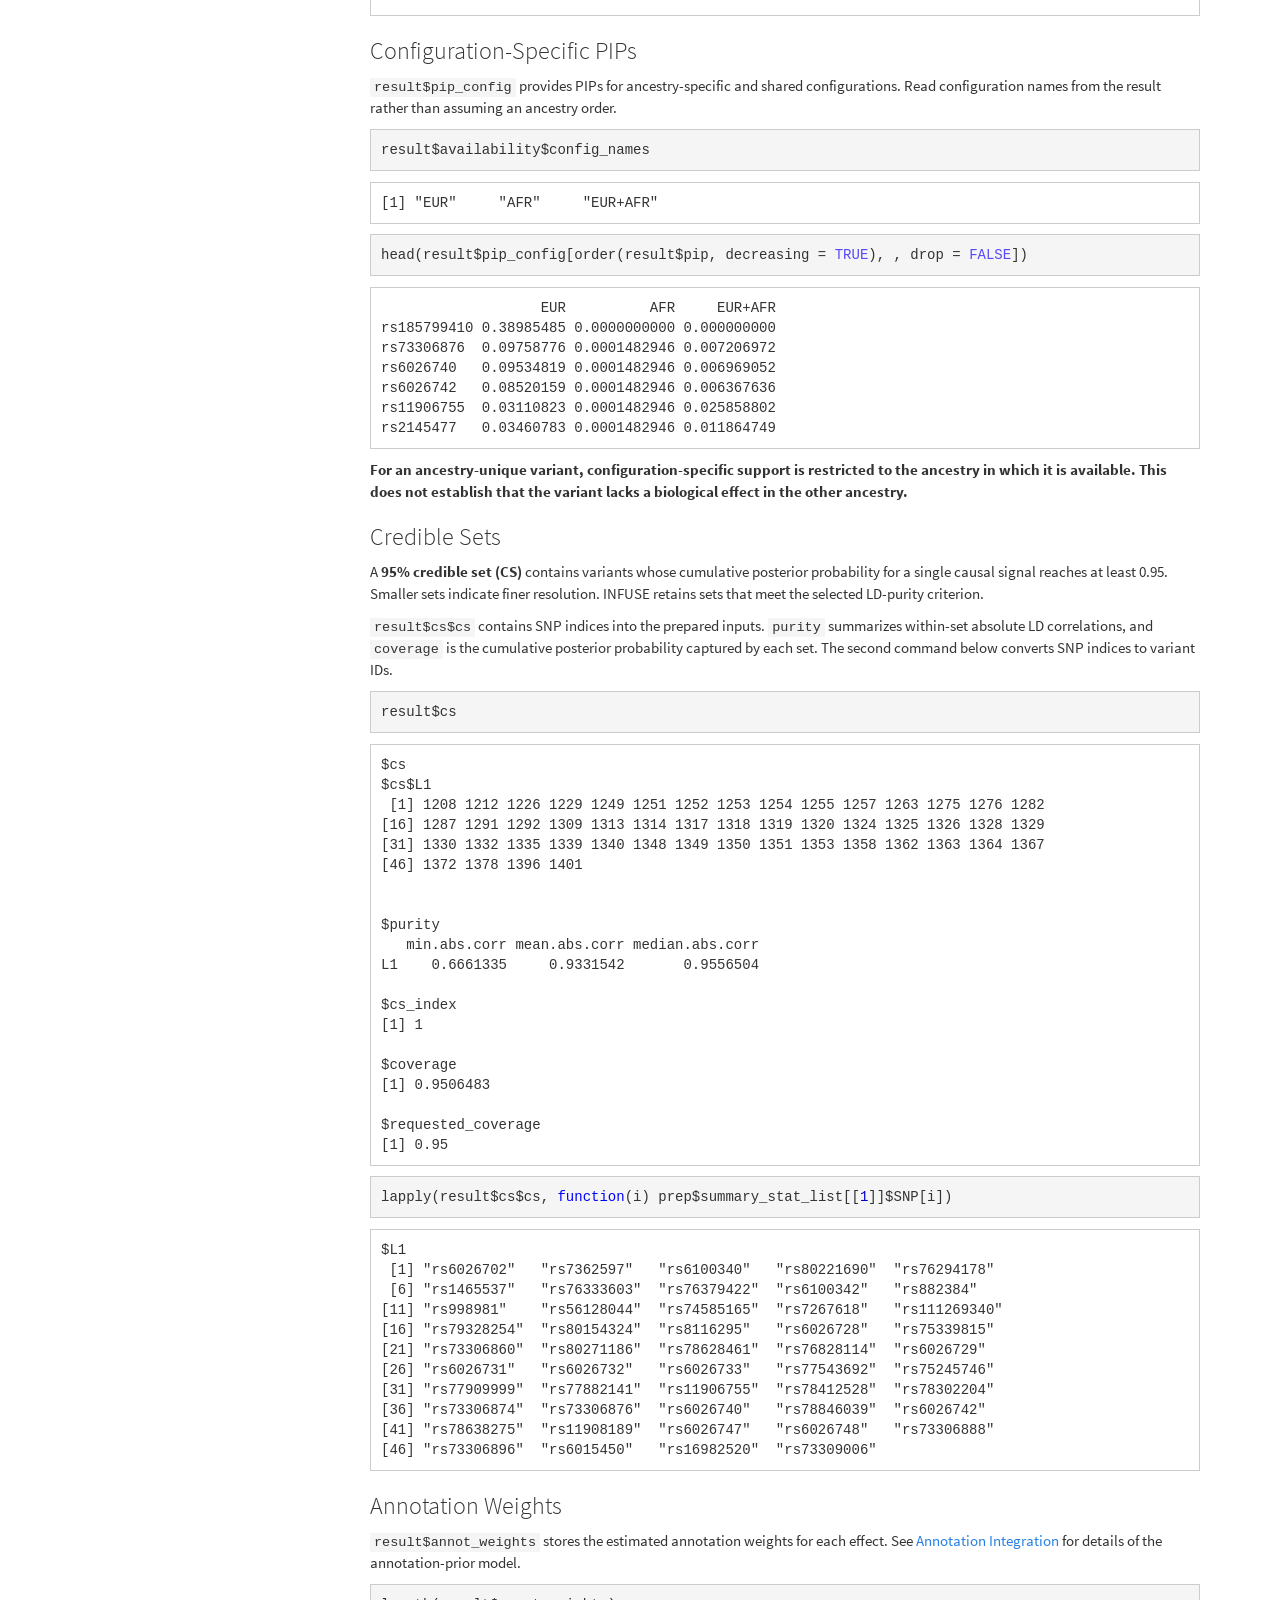
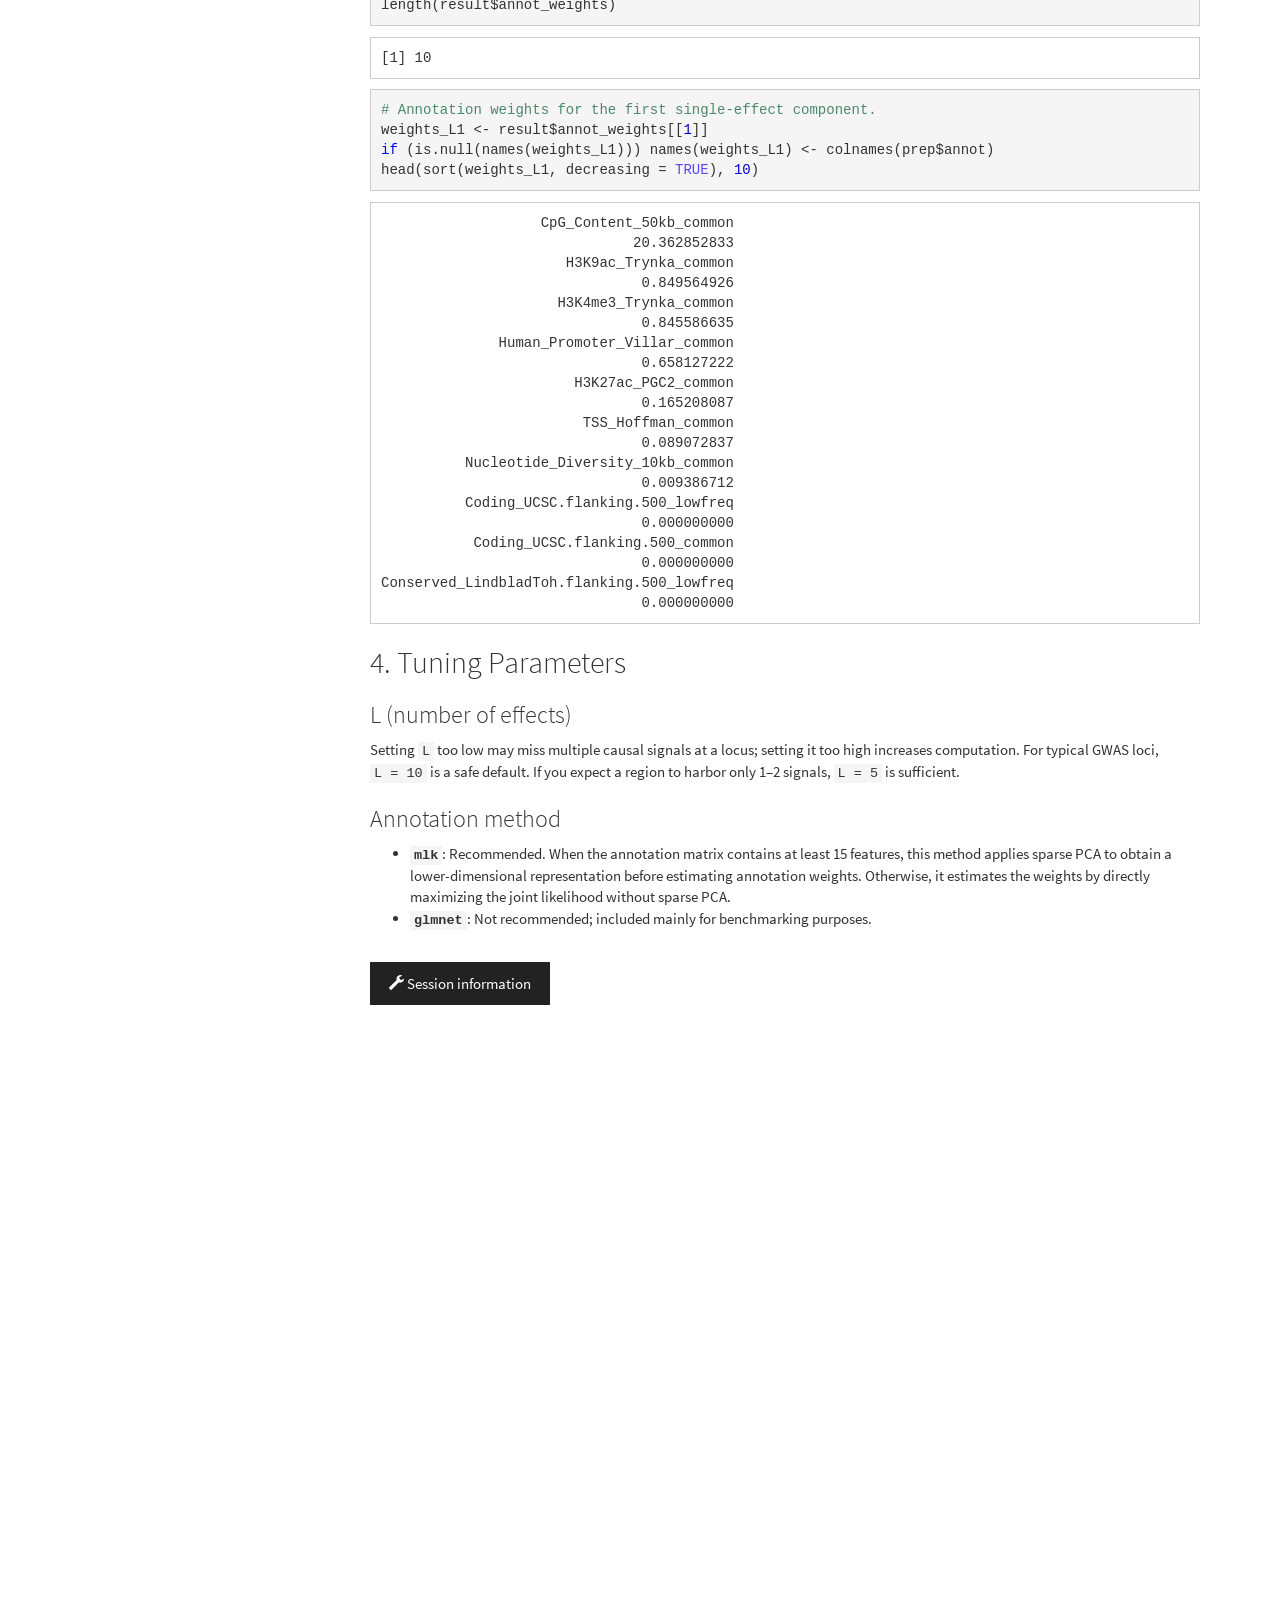
<file: docs/Run_INFUSE.html>
<!DOCTYPE html>

<html>

<head>

<meta charset="utf-8" />
<meta name="generator" content="pandoc" />
<meta http-equiv="X-UA-Compatible" content="IE=EDGE" />


<meta name="author" content="Guangxin Chen" />

<meta name="date" content="2026-11-01" />

<title>Running INFUSE</title>

<script src="site_libs/header-attrs-2.28/header-attrs.js"></script>
<script src="site_libs/jquery-3.6.0/jquery-3.6.0.min.js"></script>
<meta name="viewport" content="width=device-width, initial-scale=1" />
<link href="site_libs/bootstrap-3.3.5/css/cosmo.min.css" rel="stylesheet" />
<script src="site_libs/bootstrap-3.3.5/js/bootstrap.min.js"></script>
<script src="site_libs/bootstrap-3.3.5/shim/html5shiv.min.js"></script>
<script src="site_libs/bootstrap-3.3.5/shim/respond.min.js"></script>
<style>h1 {font-size: 34px;}
       h1.title {font-size: 38px;}
       h2 {font-size: 30px;}
       h3 {font-size: 24px;}
       h4 {font-size: 18px;}
       h5 {font-size: 16px;}
       h6 {font-size: 12px;}
       code {color: inherit; background-color: rgba(0, 0, 0, 0.04);}
       pre:not([class]) { background-color: white }</style>
<script src="site_libs/jqueryui-1.13.2/jquery-ui.min.js"></script>
<link href="site_libs/tocify-1.9.1/jquery.tocify.css" rel="stylesheet" />
<script src="site_libs/tocify-1.9.1/jquery.tocify.js"></script>
<script src="site_libs/navigation-1.1/tabsets.js"></script>
<link href="site_libs/highlightjs-9.12.0/textmate.css" rel="stylesheet" />
<script src="site_libs/highlightjs-9.12.0/highlight.js"></script>

<link rel="icon" href="https://github.com/workflowr/workflowr-assets/raw/main/img/reproducible.png">
<!-- Add a small amount of space between sections. -->
<style type="text/css">
div.section {
  padding-top: 12px;
}
</style>



<style type="text/css">
  code{white-space: pre-wrap;}
  span.smallcaps{font-variant: small-caps;}
  span.underline{text-decoration: underline;}
  div.column{display: inline-block; vertical-align: top; width: 50%;}
  div.hanging-indent{margin-left: 1.5em; text-indent: -1.5em;}
  ul.task-list{list-style: none;}
    </style>

<style type="text/css">code{white-space: pre;}</style>
<script type="text/javascript">
if (window.hljs) {
  hljs.configure({languages: []});
  hljs.initHighlightingOnLoad();
  if (document.readyState && document.readyState === "complete") {
    window.setTimeout(function() { hljs.initHighlighting(); }, 0);
  }
}
</script>






<link rel="stylesheet" href="custom.css" type="text/css" />



<style type = "text/css">
.main-container {
  max-width: 940px;
  margin-left: auto;
  margin-right: auto;
}
img {
  max-width:100%;
}
.tabbed-pane {
  padding-top: 12px;
}
.html-widget {
  margin-bottom: 20px;
}
button.code-folding-btn:focus {
  outline: none;
}
summary {
  display: list-item;
}
details > summary > p:only-child {
  display: inline;
}
pre code {
  padding: 0;
}
</style>


<style type="text/css">
.dropdown-submenu {
  position: relative;
}
.dropdown-submenu>.dropdown-menu {
  top: 0;
  left: 100%;
  margin-top: -6px;
  margin-left: -1px;
  border-radius: 0 6px 6px 6px;
}
.dropdown-submenu:hover>.dropdown-menu {
  display: block;
}
.dropdown-submenu>a:after {
  display: block;
  content: " ";
  float: right;
  width: 0;
  height: 0;
  border-color: transparent;
  border-style: solid;
  border-width: 5px 0 5px 5px;
  border-left-color: #cccccc;
  margin-top: 5px;
  margin-right: -10px;
}
.dropdown-submenu:hover>a:after {
  border-left-color: #adb5bd;
}
.dropdown-submenu.pull-left {
  float: none;
}
.dropdown-submenu.pull-left>.dropdown-menu {
  left: -100%;
  margin-left: 10px;
  border-radius: 6px 0 6px 6px;
}
</style>

<script type="text/javascript">
// manage active state of menu based on current page
$(document).ready(function () {
  // active menu anchor
  href = window.location.pathname
  href = href.substr(href.lastIndexOf('/') + 1)
  if (href === "")
    href = "index.html";
  var menuAnchor = $('a[href="' + href + '"]');

  // mark the anchor link active (and if it's in a dropdown, also mark that active)
  var dropdown = menuAnchor.closest('li.dropdown');
  if (window.bootstrap) { // Bootstrap 4+
    menuAnchor.addClass('active');
    dropdown.find('> .dropdown-toggle').addClass('active');
  } else { // Bootstrap 3
    menuAnchor.parent().addClass('active');
    dropdown.addClass('active');
  }

  // Navbar adjustments
  var navHeight = $(".navbar").first().height() + 15;
  var style = document.createElement('style');
  var pt = "padding-top: " + navHeight + "px; ";
  var mt = "margin-top: -" + navHeight + "px; ";
  var css = "";
  // offset scroll position for anchor links (for fixed navbar)
  for (var i = 1; i <= 6; i++) {
    css += ".section h" + i + "{ " + pt + mt + "}\n";
  }
  style.innerHTML = "body {" + pt + "padding-bottom: 40px; }\n" + css;
  document.head.appendChild(style);
});
</script>

<!-- tabsets -->

<style type="text/css">
.tabset-dropdown > .nav-tabs {
  display: inline-table;
  max-height: 500px;
  min-height: 44px;
  overflow-y: auto;
  border: 1px solid #ddd;
  border-radius: 4px;
}

.tabset-dropdown > .nav-tabs > li.active:before, .tabset-dropdown > .nav-tabs.nav-tabs-open:before {
  content: "\e259";
  font-family: 'Glyphicons Halflings';
  display: inline-block;
  padding: 10px;
  border-right: 1px solid #ddd;
}

.tabset-dropdown > .nav-tabs.nav-tabs-open > li.active:before {
  content: "\e258";
  font-family: 'Glyphicons Halflings';
  border: none;
}

.tabset-dropdown > .nav-tabs > li.active {
  display: block;
}

.tabset-dropdown > .nav-tabs > li > a,
.tabset-dropdown > .nav-tabs > li > a:focus,
.tabset-dropdown > .nav-tabs > li > a:hover {
  border: none;
  display: inline-block;
  border-radius: 4px;
  background-color: transparent;
}

.tabset-dropdown > .nav-tabs.nav-tabs-open > li {
  display: block;
  float: none;
}

.tabset-dropdown > .nav-tabs > li {
  display: none;
}
</style>

<!-- code folding -->



<style type="text/css">

#TOC {
  margin: 25px 0px 20px 0px;
}
@media (max-width: 768px) {
#TOC {
  position: relative;
  width: 100%;
}
}

@media print {
.toc-content {
  /* see https://github.com/w3c/csswg-drafts/issues/4434 */
  float: right;
}
}

.toc-content {
  padding-left: 30px;
  padding-right: 40px;
}

div.main-container {
  max-width: 1200px;
}

div.tocify {
  width: 20%;
  max-width: 260px;
  max-height: 85%;
}

@media (min-width: 768px) and (max-width: 991px) {
  div.tocify {
    width: 25%;
  }
}

@media (max-width: 767px) {
  div.tocify {
    width: 100%;
    max-width: none;
  }
}

.tocify ul, .tocify li {
  line-height: 20px;
}

.tocify-subheader .tocify-item {
  font-size: 0.90em;
}

.tocify .list-group-item {
  border-radius: 0px;
}


</style>



</head>

<body>


<div class="container-fluid main-container">


<!-- setup 3col/9col grid for toc_float and main content  -->
<div class="row">
<div class="col-xs-12 col-sm-4 col-md-3">
<div id="TOC" class="tocify">
</div>
</div>

<div class="toc-content col-xs-12 col-sm-8 col-md-9">




<div class="navbar navbar-default  navbar-fixed-top" role="navigation">
  <div class="container">
    <div class="navbar-header">
      <button type="button" class="navbar-toggle collapsed" data-toggle="collapse" data-bs-toggle="collapse" data-target="#navbar" data-bs-target="#navbar">
        <span class="icon-bar"></span>
        <span class="icon-bar"></span>
        <span class="icon-bar"></span>
      </button>
      <a class="navbar-brand" href="index.html">INFUSE</a>
    </div>
    <div id="navbar" class="navbar-collapse collapse">
      <ul class="nav navbar-nav">
        <li>
  <a href="index.html">Home</a>
</li>
<li>
  <a href="installation.html">Installation</a>
</li>
<li>
  <a href="Data_prepare.html">Data Preparation</a>
</li>
<li>
  <a href="Run_INFUSE.html">Run INFUSE</a>
</li>
<li>
  <a href="annotation_integration.html">Annotation Integration</a>
</li>
<li>
  <a href="real_data_example.html">Real Data Example</a>
</li>
      </ul>
      <ul class="nav navbar-nav navbar-right">

      </ul>
    </div><!--/.nav-collapse -->
  </div><!--/.container -->
</div><!--/.navbar -->

<div id="header">



<h1 class="title toc-ignore">Running INFUSE</h1>
<h4 class="author">Guangxin Chen</h4>
<h4 class="date">2026-11-01</h4>

</div>


<p>
<button type="button" class="btn btn-default btn-workflowr btn-workflowr-report" data-toggle="collapse" data-target="#workflowr-report">
<span class="glyphicon glyphicon-list" aria-hidden="true"></span>
workflowr <span class="glyphicon glyphicon-ok text-success"
aria-hidden="true"></span>
</button>
</p>
<div id="workflowr-report" class="collapse">
<ul class="nav nav-tabs">
<li class="active">
<a data-toggle="tab" href="#summary">Summary</a>
</li>
<li>
<a data-toggle="tab" href="#checks"> Checks <span
class="glyphicon glyphicon-ok text-success" aria-hidden="true"></span>
</a>
</li>
<li>
<a data-toggle="tab" href="#versions">Past versions</a>
</li>
</ul>
<div class="tab-content">
<div id="summary" class="tab-pane fade in active">
<p>
<strong>Last updated:</strong> 2026-11-01
</p>
<p>
<strong>Checks:</strong> <span
class="glyphicon glyphicon-ok text-success" aria-hidden="true"></span> 7
<span class="glyphicon glyphicon-exclamation-sign text-danger"
aria-hidden="true"></span> 0
</p>
<p>
<strong>Knit directory:</strong> <code>site/</code> <span
class="glyphicon glyphicon-question-sign" aria-hidden="true"
title="This is the local directory in which the code in this file was executed.">
</span>
</p>
<p>
This reproducible <a href="https://rmarkdown.rstudio.com">R Markdown</a>
analysis was created with <a
  href="https://github.com/workflowr/workflowr">workflowr</a> (version
1.7.2). The <em>Checks</em> tab describes the reproducibility checks
that were applied when the results were created. The <em>Past
versions</em> tab lists the development history.
</p>
<hr>
</div>
<div id="checks" class="tab-pane fade">
<div id="workflowr-checks" class="panel-group">
<div class="panel panel-default">
<div class="panel-heading">
<p class="panel-title">
<a data-toggle="collapse" data-parent="#workflowr-checks" href="#strongRMarkdownfilestronguptodate">
<span class="glyphicon glyphicon-ok text-success"
aria-hidden="true"></span> <strong>R Markdown file:</strong> up-to-date
</a>
</p>
</div>
<div id="strongRMarkdownfilestronguptodate"
class="panel-collapse collapse">
<div class="panel-body">
<p>Great! Since the R Markdown file has been committed to the Git
repository, you know the exact version of the code that produced these
results.</p>
</div>
</div>
</div>
<div class="panel panel-default">
<div class="panel-heading">
<p class="panel-title">
<a data-toggle="collapse" data-parent="#workflowr-checks" href="#strongEnvironmentstrongempty">
<span class="glyphicon glyphicon-ok text-success"
aria-hidden="true"></span> <strong>Environment:</strong> empty </a>
</p>
</div>
<div id="strongEnvironmentstrongempty" class="panel-collapse collapse">
<div class="panel-body">
<p>Great job! The global environment was empty. Objects defined in the
global environment can affect the analysis in your R Markdown file in
unknown ways. For reproduciblity it’s best to always run the code in an
empty environment.</p>
</div>
</div>
</div>
<div class="panel panel-default">
<div class="panel-heading">
<p class="panel-title">
<a data-toggle="collapse" data-parent="#workflowr-checks" href="#strongSeedstrongcodesetseed20260410code">
<span class="glyphicon glyphicon-ok text-success"
aria-hidden="true"></span> <strong>Seed:</strong>
<code>set.seed(20260410)</code> </a>
</p>
</div>
<div id="strongSeedstrongcodesetseed20260410code"
class="panel-collapse collapse">
<div class="panel-body">
<p>The command <code>set.seed(20260410)</code> was run prior to running
the code in the R Markdown file. Setting a seed ensures that any results
that rely on randomness, e.g. subsampling or permutations, are
reproducible.</p>
</div>
</div>
</div>
<div class="panel panel-default">
<div class="panel-heading">
<p class="panel-title">
<a data-toggle="collapse" data-parent="#workflowr-checks" href="#strongSessioninformationstrongrecorded">
<span class="glyphicon glyphicon-ok text-success"
aria-hidden="true"></span> <strong>Session information:</strong>
recorded </a>
</p>
</div>
<div id="strongSessioninformationstrongrecorded"
class="panel-collapse collapse">
<div class="panel-body">
<p>Great job! Recording the operating system, R version, and package
versions is critical for reproducibility.</p>
</div>
</div>
</div>
<div class="panel panel-default">
<div class="panel-heading">
<p class="panel-title">
<a data-toggle="collapse" data-parent="#workflowr-checks" href="#strongCachestrongnone">
<span class="glyphicon glyphicon-ok text-success"
aria-hidden="true"></span> <strong>Cache:</strong> none </a>
</p>
</div>
<div id="strongCachestrongnone" class="panel-collapse collapse">
<div class="panel-body">
<p>Nice! There were no cached chunks for this analysis, so you can be
confident that you successfully produced the results during this
run.</p>
</div>
</div>
</div>
<div class="panel panel-default">
<div class="panel-heading">
<p class="panel-title">
<a data-toggle="collapse" data-parent="#workflowr-checks" href="#strongFilepathsstrongrelative">
<span class="glyphicon glyphicon-ok text-success"
aria-hidden="true"></span> <strong>File paths:</strong> relative </a>
</p>
</div>
<div id="strongFilepathsstrongrelative" class="panel-collapse collapse">
<div class="panel-body">
<p>Great job! Using relative paths to the files within your workflowr
project makes it easier to run your code on other machines.</p>
</div>
</div>
</div>
<div class="panel panel-default">
<div class="panel-heading">
<p class="panel-title">
<a data-toggle="collapse" data-parent="#workflowr-checks" href="#strongRepositoryversionstrongahrefhttpsgithubcomgchen4422INFUSEtree0c6969639a8aa5191dfad9b785cf4002ea596b32targetblank0c69696a">
<span class="glyphicon glyphicon-ok text-success"
aria-hidden="true"></span> <strong>Repository version:</strong>
<a href="https://github.com/gchen4422/INFUSE/tree/0c6969639a8aa5191dfad9b785cf4002ea596b32" target="_blank">0c69696</a>
</a>
</p>
</div>
<div
id="strongRepositoryversionstrongahrefhttpsgithubcomgchen4422INFUSEtree0c6969639a8aa5191dfad9b785cf4002ea596b32targetblank0c69696a"
class="panel-collapse collapse">
<div class="panel-body">
<p>
Great! You are using Git for version control. Tracking code development
and connecting the code version to the results is critical for
reproducibility.
</p>
<p>
The results in this page were generated with repository version
<a href="https://github.com/gchen4422/INFUSE/tree/0c6969639a8aa5191dfad9b785cf4002ea596b32" target="_blank">0c69696</a>.
See the <em>Past versions</em> tab to see a history of the changes made
to the R Markdown and HTML files.
</p>
<p>
Note that you need to be careful to ensure that all relevant files for
the analysis have been committed to Git prior to generating the results
(you can use <code>wflow_publish</code> or
<code>wflow_git_commit</code>). workflowr only checks the R Markdown
file, but you know if there are other scripts or data files that it
depends on. Below is the status of the Git repository when the results
were generated:
</p>
<pre><code>
working directory clean
</code></pre>
<p>
Note that any generated files, e.g. HTML, png, CSS, etc., are not
included in this status report because it is ok for generated content to
have uncommitted changes.
</p>
</div>
</div>
</div>
</div>
<hr>
</div>
<div id="versions" class="tab-pane fade">
<p>
These are the previous versions of the repository in which changes were
made to the R Markdown (<code>analysis/Run_INFUSE.Rmd</code>) and HTML
(<code>docs/Run_INFUSE.html</code>) files. If you’ve configured a remote
Git repository (see <code>?wflow_git_remote</code>), click on the
hyperlinks in the table below to view the files as they were in that
past version.
</p>
<div class="table-responsive">
<table class="table table-condensed table-hover">
<thead>
<tr>
<th>
File
</th>
<th>
Version
</th>
<th>
Author
</th>
<th>
Date
</th>
<th>
Message
</th>
</tr>
</thead>
<tbody>
<tr>
<td>
Rmd
</td>
<td>
<a href="https://github.com/gchen4422/INFUSE/blob/0c6969639a8aa5191dfad9b785cf4002ea596b32/analysis/Run_INFUSE.Rmd" target="_blank">0c69696</a>
</td>
<td>
Guangxin Chen
</td>
<td>
2026-11-01
</td>
<td>
Remove repeated input and progress explanations from running tutorial
</td>
</tr>
<tr>
<td>
html
</td>
<td>
<a href="https://rawcdn.githack.com/gchen4422/INFUSE/492dc54415c4f9a0e54342e1d00085b4aa0243fb/docs/Run_INFUSE.html" target="_blank">492dc54</a>
</td>
<td>
Guangxin Chen
</td>
<td>
2026-11-01
</td>
<td>
Render annotation setup and ancestry-unique interpretation note
</td>
</tr>
<tr>
<td>
Rmd
</td>
<td>
<a href="https://github.com/gchen4422/INFUSE/blob/07f88111840f0b0372ec792571acb85b767b44e1/analysis/Run_INFUSE.Rmd" target="_blank">07f8811</a>
</td>
<td>
Guangxin Chen
</td>
<td>
2026-11-01
</td>
<td>
Use ancestry-unique variant terminology in interpretation note
</td>
</tr>
<tr>
<td>
html
</td>
<td>
<a href="https://rawcdn.githack.com/gchen4422/INFUSE/b7aad84f91983f10201466bf68e3c3a3befa77d7/docs/Run_INFUSE.html" target="_blank">b7aad84</a>
</td>
<td>
Guangxin Chen
</td>
<td>
2026-11-01
</td>
<td>
Render input requirements and restored tuning guidance
</td>
</tr>
<tr>
<td>
Rmd
</td>
<td>
<a href="https://github.com/gchen4422/INFUSE/blob/e3da956df4c48e6d14658fd9708b74f98ba1bcef/analysis/Run_INFUSE.Rmd" target="_blank">e3da956</a>
</td>
<td>
Guangxin Chen
</td>
<td>
2026-11-01
</td>
<td>
Document summary-statistic requirements and restore tuning guidance
</td>
</tr>
<tr>
<td>
html
</td>
<td>
<a href="https://rawcdn.githack.com/gchen4422/INFUSE/44c355cb574c4adfeccdb03fe70f97a9c99133db/docs/Run_INFUSE.html" target="_blank">44c355c</a>
</td>
<td>
Guangxin Chen
</td>
<td>
2026-11-01
</td>
<td>
Clean rendered tutorial formatting
</td>
</tr>
<tr>
<td>
html
</td>
<td>
<a href="https://rawcdn.githack.com/gchen4422/INFUSE/3ef174e2464d3bd840982ab691645bc75a7a2709/docs/Run_INFUSE.html" target="_blank">3ef174e</a>
</td>
<td>
Guangxin Chen
</td>
<td>
2026-11-01
</td>
<td>
Render simplified running tutorial and output definitions
</td>
</tr>
<tr>
<td>
Rmd
</td>
<td>
<a href="https://github.com/gchen4422/INFUSE/blob/4d12457daa59e33e5d248ad8a74313ca3fd2beec/analysis/Run_INFUSE.Rmd" target="_blank">4d12457</a>
</td>
<td>
Guangxin Chen
</td>
<td>
2026-11-01
</td>
<td>
Clarify configuration priors and simplify running tutorial
</td>
</tr>
<tr>
<td>
html
</td>
<td>
<a href="https://rawcdn.githack.com/gchen4422/INFUSE/513311b3347d0833e2c5bc7e28eb4968a48bfa0d/docs/Run_INFUSE.html" target="_blank">513311b</a>
</td>
<td>
Guangxin Chen
</td>
<td>
2026-11-01
</td>
<td>
Render original AoU locus workflow and manuscript model
</td>
</tr>
<tr>
<td>
Rmd
</td>
<td>
<a href="https://github.com/gchen4422/INFUSE/blob/6a7c1faf1e2cbff99b07b0105d49f3a00f7645b9/analysis/Run_INFUSE.Rmd" target="_blank">6a7c1fa</a>
</td>
<td>
Guangxin Chen
</td>
<td>
2026-11-01
</td>
<td>
Retain original AoU locus and align availability model with Methods
</td>
</tr>
<tr>
<td>
html
</td>
<td>
<a href="https://rawcdn.githack.com/gchen4422/INFUSE/6204dba87dad2fd0950d32fd083594e963670313/docs/Run_INFUSE.html" target="_blank">6204dba</a>
</td>
<td>
Guangxin Chen
</td>
<td>
2026-11-01
</td>
<td>
Render updated union fine-mapping tutorials
</td>
</tr>
<tr>
<td>
Rmd
</td>
<td>
<a href="https://github.com/gchen4422/INFUSE/blob/a936b8346ca60e59d4902ffd535a9a4c15e8c702/analysis/Run_INFUSE.Rmd" target="_blank">a936b83</a>
</td>
<td>
Guangxin Chen
</td>
<td>
2026-11-01
</td>
<td>
Update tutorials for ancestry-specific variant availability
</td>
</tr>
<tr>
<td>
Rmd
</td>
<td>
<a href="https://github.com/gchen4422/INFUSE/blob/23356cb2e808552f11c93b348e6edc5fd7e4df84/analysis/Run_INFUSE.Rmd" target="_blank">23356cb</a>
</td>
<td>
Guangxin Chen
</td>
<td>
2026-06-10
</td>
<td>
Add INFUSE website (workflowr project) on gh-pages branch
</td>
</tr>
<tr>
<td>
html
</td>
<td>
<a href="https://rawcdn.githack.com/gchen4422/INFUSE/23356cb2e808552f11c93b348e6edc5fd7e4df84/docs/Run_INFUSE.html" target="_blank">23356cb</a>
</td>
<td>
Guangxin Chen
</td>
<td>
2026-06-10
</td>
<td>
Add INFUSE website (workflowr project) on gh-pages branch
</td>
</tr>
</tbody>
</table>
</div>
<hr>
</div>
</div>
</div>
<div id="running-infuse_core" class="section level1">
<h1>Running <code>infuse_core()</code></h1>
<p>This example fine-maps the same DBP locus on chromosome 20
(58,658,279–59,673,534) used in <a href="Data_prepare.html">Data
Preparation</a>, retaining both common and ancestry-unique variants.
Install the current package version following <a
href="installation.html">Installation</a>.</p>
<div id="prepare-inputs" class="section level2">
<h2>1. Prepare Inputs</h2>
<pre class="r"><code>library(INFUSE)
observed &lt;- readRDS(Sys.getenv(
  &quot;INFUSE_AOU_EXAMPLE_INPUT&quot;, &quot;data/DBP_chr20_observed.rds&quot;
))

prep &lt;- prepare_infuse_union(
  summary_stat_list = observed$summary_stat_list,
  R_mat_list = observed$R_mat_list,
  annot = observed$annot,
  annot_ids = rownames(observed$annot),
  union_ids = observed$union_ids,
  allele_ref = observed$allele_ref,
  ld_allele_coding = &quot;ancestry_effect&quot;,
  require_complete_ld_dimnames = TRUE
)</code></pre>
<div id="input-format" class="section level3">
<h3>Input Format</h3>
<table>
<colgroup>
<col width="50%" />
<col width="50%" />
</colgroup>
<thead>
<tr class="header">
<th align="left">Input</th>
<th align="left">Description</th>
</tr>
</thead>
<tbody>
<tr class="odd">
<td align="left"><code>prep$R_mat_list</code></td>
<td align="left">Named list of ancestry-specific LD matrices, aligned to
the 2,890 union variants</td>
</tr>
<tr class="even">
<td align="left"><code>prep$summary_stat_list</code></td>
<td align="left">Named list of summary-statistic data frames with
<code>SNP</code>, <code>Beta</code>, <code>Se</code>, <code>Z</code>,
and <code>N</code>, in the same SNP order as the LD matrices</td>
</tr>
<tr class="odd">
<td align="left"><code>prep$annot</code></td>
<td align="left">2,890 × 186 annotation matrix, aligned to the union
SNPs</td>
</tr>
<tr class="even">
<td align="left"><code>prep$variant_available</code></td>
<td align="left">Logical SNP-by-ancestry matrix specifying where each
SNP is available</td>
</tr>
</tbody>
</table>
</div>
<div id="summary-statistic-columns" class="section level3">
<h3>Summary-Statistic Columns</h3>
<p>Column names are <strong>case-sensitive</strong>: use
<code>Beta</code> and <code>Se</code>, not <code>BETA</code> and
<code>SE</code>. Both <code>infuse_core()</code> and
<code>prepare_infuse_union()</code> require the five fitting columns
below; <code>Beta</code>, <code>Se</code>, <code>Z</code>, and
<code>N</code> must be numeric and finite.</p>
<table>
<colgroup>
<col width="33%" />
<col width="33%" />
<col width="33%" />
</colgroup>
<thead>
<tr class="header">
<th align="left">Column</th>
<th align="left">Required</th>
<th align="left">Description</th>
</tr>
</thead>
<tbody>
<tr class="odd">
<td align="left"><code>SNP</code></td>
<td align="left">Yes</td>
<td align="left">Unique variant identifier matching the LD matrix SNP
names</td>
</tr>
<tr class="even">
<td align="left"><code>Beta</code></td>
<td align="left">Yes</td>
<td align="left">Effect-size estimate for the effect allele</td>
</tr>
<tr class="odd">
<td align="left"><code>Se</code></td>
<td align="left">Yes</td>
<td align="left">Standard error of <code>Beta</code>; must be
positive</td>
</tr>
<tr class="even">
<td align="left"><code>Z</code></td>
<td align="left">Yes</td>
<td align="left">Z-score, consistent with <code>Beta / Se</code></td>
</tr>
<tr class="odd">
<td align="left"><code>N</code></td>
<td align="left">Yes</td>
<td align="left">Per-variant GWAS sample size; must be greater than
2</td>
</tr>
<tr class="even">
<td align="left"><code>A1</code>, <code>A2</code></td>
<td align="left">For allele harmonization</td>
<td align="left">Effect and non-effect alleles; required in this example
because <code>allele_ref</code> is supplied to
<code>prepare_infuse_union()</code></td>
</tr>
<tr class="odd">
<td align="left"><code>CHR</code>, <code>POS</code></td>
<td align="left">No</td>
<td align="left">Chromosome and position, used for regional selection or
plotting</td>
</tr>
<tr class="even">
<td align="left"><code>PVAL</code></td>
<td align="left">No</td>
<td align="left">GWAS P-value, used for filtering or plotting</td>
</tr>
<tr class="odd">
<td align="left"><code>MAF</code>, <code>INFO</code></td>
<td align="left">No</td>
<td align="left">Allele-frequency and imputation-quality metadata, used
for QC</td>
</tr>
</tbody>
</table>
<p>Data Preparation renames the AoU <code>ALT</code>/<code>REF</code>
columns to <code>A1</code>/<code>A2</code>. These two allele columns are
not required by <code>infuse_core()</code> itself. For inputs already
harmonized externally, <code>prepare_infuse_union()</code> can skip
allele harmonization only when both columns are omitted from every
ancestry and <code>allele_ref = NULL</code>.</p>
</div>
<div id="ancestry-configuration-weights" class="section level3">
<h3>Ancestry Configuration Weights</h3>
<p><code>ancestry_weight</code> specifies prior weights on ancestry
configurations. For <strong>common variants</strong>, the default
two-ancestry weights are <code>c(3, 3, 1)/7</code>: the two
ancestry-specific configurations followed by the shared configuration.
Configuration names identify the corresponding ancestries.</p>
<p>For <strong>ancestry-unique variants</strong>, the configuration for
the ancestry in which the variant is available has prior probability 1.
EUR-only variants are restricted to the EUR configuration, and AFR-only
variants to AFR.</p>
</div>
</div>
<div id="fit-the-model" class="section level2">
<h2>2. Fit the Model</h2>
<pre class="r"><code>result &lt;- infuse_core(
  R_mat_list = prep$R_mat_list,
  summary_stat_list = prep$summary_stat_list,
  L = 10,
  annot = prep$annot,
  annot_method = &quot;mlk&quot;,
  variant_available = prep$variant_available,
  verbose = FALSE
)</code></pre>
<div id="parameters-used-in-this-example" class="section level3">
<h3>Parameters Used in This Example</h3>
<table>
<colgroup>
<col width="33%" />
<col width="33%" />
<col width="33%" />
</colgroup>
<thead>
<tr class="header">
<th align="left">Parameter</th>
<th align="left">Setting</th>
<th align="left">Description</th>
</tr>
</thead>
<tbody>
<tr class="odd">
<td align="left"><code>R_mat_list</code></td>
<td align="left"><code>prep$R_mat_list</code></td>
<td align="left">Ancestry-specific LD correlation matrices</td>
</tr>
<tr class="even">
<td align="left"><code>summary_stat_list</code></td>
<td align="left"><code>prep$summary_stat_list</code></td>
<td align="left">Aligned ancestry-specific summary statistics; see the
column requirements above</td>
</tr>
<tr class="odd">
<td align="left"><code>L</code></td>
<td align="left"><code>10</code></td>
<td align="left">Maximum number of single-effect signals</td>
</tr>
<tr class="even">
<td align="left"><code>annot</code></td>
<td align="left"><code>prep$annot</code></td>
<td align="left">SNP-by-feature functional annotation matrix</td>
</tr>
<tr class="odd">
<td align="left"><code>annot_method</code></td>
<td align="left"><code>"mlk"</code></td>
<td align="left">Integrate high-dimensional annotations through sparse
PCA</td>
</tr>
<tr class="even">
<td align="left"><code>variant_available</code></td>
<td align="left"><code>prep$variant_available</code></td>
<td align="left">Availability of common and ancestry-unique variants in
each ancestry</td>
</tr>
<tr class="odd">
<td align="left"><code>verbose</code></td>
<td align="left"><code>FALSE</code></td>
<td align="left">Suppress routine progress output</td>
</tr>
</tbody>
</table>
</div>
</div>
<div id="interpret-results" class="section level2">
<h2>3. Interpret Results</h2>
<div id="either-ancestry-pips" class="section level3">
<h3>Either-Ancestry PIPs</h3>
<p>The <strong>posterior inclusion probability (PIP)</strong> describes
the posterior support that a variant is causal. <code>result$pip</code>
reports support for an effect in at least one ancestry, for both common
and ancestry-unique variants. Values range from 0 to 1, with higher PIPs
indicating stronger support. The table below ranks variants by these
PIPs.</p>
<pre class="r"><code>pip_table &lt;- data.frame(
  SNP = prep$summary_stat_list[[1]]$SNP,
  PIP_either = as.numeric(result$pip),
  available_EUR = prep$variant_available[, &quot;EUR&quot;],
  available_AFR = prep$variant_available[, &quot;AFR&quot;]
)
pip_table &lt;- pip_table[order(pip_table$PIP_either, decreasing = TRUE), ]
head(pip_table, 10)</code></pre>
<pre><code>                    SNP PIP_either available_EUR available_AFR
rs185799410 rs185799410 0.38985485          TRUE         FALSE
rs73306876   rs73306876 0.10479476          TRUE          TRUE
rs6026740     rs6026740 0.10231727          TRUE          TRUE
rs6026742     rs6026742 0.09156925          TRUE          TRUE
rs11906755   rs11906755 0.05696710          TRUE          TRUE
rs2145477     rs2145477 0.04652363          TRUE          TRUE
rs6026748     rs6026748 0.04420751          TRUE          TRUE
rs1465537     rs1465537 0.04076873          TRUE          TRUE
rs80221690   rs80221690 0.03607715          TRUE          TRUE
rs6015375     rs6015375 0.03423316          TRUE          TRUE</code></pre>
</div>
<div id="configuration-specific-pips" class="section level3">
<h3>Configuration-Specific PIPs</h3>
<p><code>result$pip_config</code> provides PIPs for ancestry-specific
and shared configurations. Read configuration names from the result
rather than assuming an ancestry order.</p>
<pre class="r"><code>result$availability$config_names</code></pre>
<pre><code>[1] &quot;EUR&quot;     &quot;AFR&quot;     &quot;EUR+AFR&quot;</code></pre>
<pre class="r"><code>head(result$pip_config[order(result$pip, decreasing = TRUE), , drop = FALSE])</code></pre>
<pre><code>                   EUR          AFR     EUR+AFR
rs185799410 0.38985485 0.0000000000 0.000000000
rs73306876  0.09758776 0.0001482946 0.007206972
rs6026740   0.09534819 0.0001482946 0.006969052
rs6026742   0.08520159 0.0001482946 0.006367636
rs11906755  0.03110823 0.0001482946 0.025858802
rs2145477   0.03460783 0.0001482946 0.011864749</code></pre>
<p><strong>For an ancestry-unique variant, configuration-specific
support is restricted to the ancestry in which it is available. This
does not establish that the variant lacks a biological effect in the
other ancestry.</strong></p>
</div>
<div id="credible-sets" class="section level3">
<h3>Credible Sets</h3>
<p>A <strong>95% credible set (CS)</strong> contains variants whose
cumulative posterior probability for a single causal signal reaches at
least 0.95. Smaller sets indicate finer resolution. INFUSE retains sets
that meet the selected LD-purity criterion.</p>
<p><code>result$cs$cs</code> contains SNP indices into the prepared
inputs. <code>purity</code> summarizes within-set absolute LD
correlations, and <code>coverage</code> is the cumulative posterior
probability captured by each set. The second command below converts SNP
indices to variant IDs.</p>
<pre class="r"><code>result$cs</code></pre>
<pre><code>$cs
$cs$L1
 [1] 1208 1212 1226 1229 1249 1251 1252 1253 1254 1255 1257 1263 1275 1276 1282
[16] 1287 1291 1292 1309 1313 1314 1317 1318 1319 1320 1324 1325 1326 1328 1329
[31] 1330 1332 1335 1339 1340 1348 1349 1350 1351 1353 1358 1362 1363 1364 1367
[46] 1372 1378 1396 1401


$purity
   min.abs.corr mean.abs.corr median.abs.corr
L1    0.6661335     0.9331542       0.9556504

$cs_index
[1] 1

$coverage
[1] 0.9506483

$requested_coverage
[1] 0.95</code></pre>
<pre class="r"><code>lapply(result$cs$cs, function(i) prep$summary_stat_list[[1]]$SNP[i])</code></pre>
<pre><code>$L1
 [1] &quot;rs6026702&quot;   &quot;rs7362597&quot;   &quot;rs6100340&quot;   &quot;rs80221690&quot;  &quot;rs76294178&quot;
 [6] &quot;rs1465537&quot;   &quot;rs76333603&quot;  &quot;rs76379422&quot;  &quot;rs6100342&quot;   &quot;rs882384&quot;
[11] &quot;rs998981&quot;    &quot;rs56128044&quot;  &quot;rs74585165&quot;  &quot;rs7267618&quot;   &quot;rs111269340&quot;
[16] &quot;rs79328254&quot;  &quot;rs80154324&quot;  &quot;rs8116295&quot;   &quot;rs6026728&quot;   &quot;rs75339815&quot;
[21] &quot;rs73306860&quot;  &quot;rs80271186&quot;  &quot;rs78628461&quot;  &quot;rs76828114&quot;  &quot;rs6026729&quot;
[26] &quot;rs6026731&quot;   &quot;rs6026732&quot;   &quot;rs6026733&quot;   &quot;rs77543692&quot;  &quot;rs75245746&quot;
[31] &quot;rs77909999&quot;  &quot;rs77882141&quot;  &quot;rs11906755&quot;  &quot;rs78412528&quot;  &quot;rs78302204&quot;
[36] &quot;rs73306874&quot;  &quot;rs73306876&quot;  &quot;rs6026740&quot;   &quot;rs78846039&quot;  &quot;rs6026742&quot;
[41] &quot;rs78638275&quot;  &quot;rs11908189&quot;  &quot;rs6026747&quot;   &quot;rs6026748&quot;   &quot;rs73306888&quot;
[46] &quot;rs73306896&quot;  &quot;rs6015450&quot;   &quot;rs16982520&quot;  &quot;rs73309006&quot; </code></pre>
</div>
<div id="annotation-weights" class="section level3">
<h3>Annotation Weights</h3>
<p><code>result$annot_weights</code> stores the estimated annotation
weights for each effect. See <a
href="annotation_integration.html">Annotation Integration</a> for
details of the annotation-prior model.</p>
<pre class="r"><code>length(result$annot_weights)</code></pre>
<pre><code>[1] 10</code></pre>
<pre class="r"><code># Annotation weights for the first single-effect component.
weights_L1 &lt;- result$annot_weights[[1]]
if (is.null(names(weights_L1))) names(weights_L1) &lt;- colnames(prep$annot)
head(sort(weights_L1, decreasing = TRUE), 10)</code></pre>
<pre><code>                   CpG_Content_50kb_common
                              20.362852833
                      H3K9ac_Trynka_common
                               0.849564926
                     H3K4me3_Trynka_common
                               0.845586635
              Human_Promoter_Villar_common
                               0.658127222
                       H3K27ac_PGC2_common
                               0.165208087
                        TSS_Hoffman_common
                               0.089072837
          Nucleotide_Diversity_10kb_common
                               0.009386712
          Coding_UCSC.flanking.500_lowfreq
                               0.000000000
           Coding_UCSC.flanking.500_common
                               0.000000000
Conserved_LindbladToh.flanking.500_lowfreq
                               0.000000000 </code></pre>
</div>
</div>
<div id="tuning-parameters" class="section level2">
<h2>4. Tuning Parameters</h2>
<div id="l-number-of-effects" class="section level3">
<h3>L (number of effects)</h3>
<p>Setting <code>L</code> too low may miss multiple causal signals at a
locus; setting it too high increases computation. For typical GWAS loci,
<code>L = 10</code> is a safe default. If you expect a region to harbor
only 1–2 signals, <code>L = 5</code> is sufficient.</p>
</div>
<div id="annotation-method" class="section level3">
<h3>Annotation method</h3>
<ul>
<li><strong><code>mlk</code></strong>: Recommended. When the annotation
matrix contains at least 15 features, this method applies sparse PCA to
obtain a lower-dimensional representation before estimating annotation
weights. Otherwise, it estimates the weights by directly maximizing the
joint likelihood without sparse PCA.</li>
<li><strong><code>glmnet</code></strong>: Not recommended; included
mainly for benchmarking purposes.</li>
</ul>
<br>
<p>
<button type="button" class="btn btn-default btn-workflowr btn-workflowr-sessioninfo" data-toggle="collapse" data-target="#workflowr-sessioninfo" style="display: block;">
<span class="glyphicon glyphicon-wrench" aria-hidden="true"></span>
Session information
</button>
</p>
<div id="workflowr-sessioninfo" class="collapse">
<pre class="r"><code>sessionInfo()</code></pre>
<pre><code>R version 4.2.2 (2022-10-31)
Platform: x86_64-pc-linux-gnu (64-bit)
Running under: Rocky Linux 8.10 (Green Obsidian)

Matrix products: default
BLAS/LAPACK: /apps/spack/negishi/apps/openblas/0.3.21-gcc-12.2.0-lzvicim/lib/libopenblas_zenp-r0.3.21.so

locale:
 [1] LC_CTYPE=C.UTF-8       LC_NUMERIC=C           LC_TIME=C.UTF-8
 [4] LC_COLLATE=C.UTF-8     LC_MONETARY=C.UTF-8    LC_MESSAGES=C.UTF-8
 [7] LC_PAPER=C.UTF-8       LC_NAME=C              LC_ADDRESS=C
[10] LC_TELEPHONE=C         LC_MEASUREMENT=C.UTF-8 LC_IDENTIFICATION=C

attached base packages:
[1] stats     graphics  grDevices utils     datasets  methods   base

other attached packages:
[1] INFUSE_0.0.2.9000

loaded via a namespace (and not attached):
 [1] progress_1.2.3    elasticnet_1.3    tidyselect_1.2.1  xfun_0.48
 [5] bslib_0.8.0       lattice_0.20-45   colorspace_2.1-1  vctrs_0.6.5
 [9] generics_0.1.3    htmltools_0.5.8.1 yaml_2.3.10       utf8_1.2.4
[13] rlang_1.2.0       mixsqp_0.3-54     jquerylib_0.1.4   later_1.3.2
[17] pillar_1.9.0      nloptr_2.1.1      glue_1.8.0        lifecycle_1.0.5
[21] stringr_1.5.1     munsell_0.5.1     gtable_0.3.6      workflowr_1.7.2
[25] evaluate_1.0.5    knitr_1.48        fastmap_1.2.0     httpuv_1.6.6
[29] irlba_2.3.5.1     fansi_1.0.6       lars_1.3          Rcpp_1.1.1
[33] promises_1.3.0    scales_1.3.0      cachem_1.1.0      jsonlite_2.0.0
[37] fs_2.0.1          ggplot2_3.5.2     hms_1.1.3         digest_0.6.37
[41] stringi_1.8.4     dplyr_1.1.4       rprojroot_2.1.1   grid_4.2.2
[45] cli_3.6.3         tools_4.2.2       magrittr_2.0.3    sass_0.4.9
[49] tibble_3.2.1      crayon_1.5.3      whisker_0.4       pkgconfig_2.0.3
[53] Matrix_1.6-4      prettyunits_1.2.0 rmarkdown_2.28    R6_2.6.1
[57] git2r_0.36.2      compiler_4.2.2   </code></pre>
</div>
</div>
</div>
</div>
</div>
</div>
</div>
</div>
</div>


<!-- Adjust MathJax settings so that all math formulae are shown using
TeX fonts only; see
https://docs.mathjax.org/en/latest/web/configuration.html. This will make
the presentation more consistent at the cost of the webpage sometimes
taking slightly longer to load. Note that this only works because the
footer is added to webpages before the MathJax javascript. -->
<script type="text/x-mathjax-config">
  MathJax.Hub.Config({
    "HTML-CSS": { availableFonts: ["TeX"] }
  });
</script>




</div>
</div>

</div>

<script>

// add bootstrap table styles to pandoc tables
function bootstrapStylePandocTables() {
  $('tr.odd').parent('tbody').parent('table').addClass('table table-condensed');
}
$(document).ready(function () {
  bootstrapStylePandocTables();
});


</script>

<!-- tabsets -->

<script>
$(document).ready(function () {
  window.buildTabsets("TOC");
});

$(document).ready(function () {
  $('.tabset-dropdown > .nav-tabs > li').click(function () {
    $(this).parent().toggleClass('nav-tabs-open');
  });
});
</script>

<!-- code folding -->

<script>
$(document).ready(function ()  {

    // temporarily add toc-ignore selector to headers for the consistency with Pandoc
    $('.unlisted.unnumbered').addClass('toc-ignore')

    // move toc-ignore selectors from section div to header
    $('div.section.toc-ignore')
        .removeClass('toc-ignore')
        .children('h1,h2,h3,h4,h5').addClass('toc-ignore');

    // establish options
    var options = {
      selectors: "h1,h2,h3",
      theme: "bootstrap3",
      context: '.toc-content',
      hashGenerator: function (text) {
        return text.replace(/[.\\/?&!#<>]/g, '').replace(/\s/g, '_');
      },
      ignoreSelector: ".toc-ignore",
      scrollTo: 0
    };
    options.showAndHide = true;
    options.smoothScroll = true;

    // tocify
    var toc = $("#TOC").tocify(options).data("toc-tocify");
});
</script>

<!-- dynamically load mathjax for compatibility with self-contained -->
<script>
  (function () {
    var script = document.createElement("script");
    script.type = "text/javascript";
    script.src  = "https://mathjax.rstudio.com/latest/MathJax.js?config=TeX-AMS-MML_HTMLorMML";
    document.getElementsByTagName("head")[0].appendChild(script);
  })();
</script>

</body>
</html>
</file>
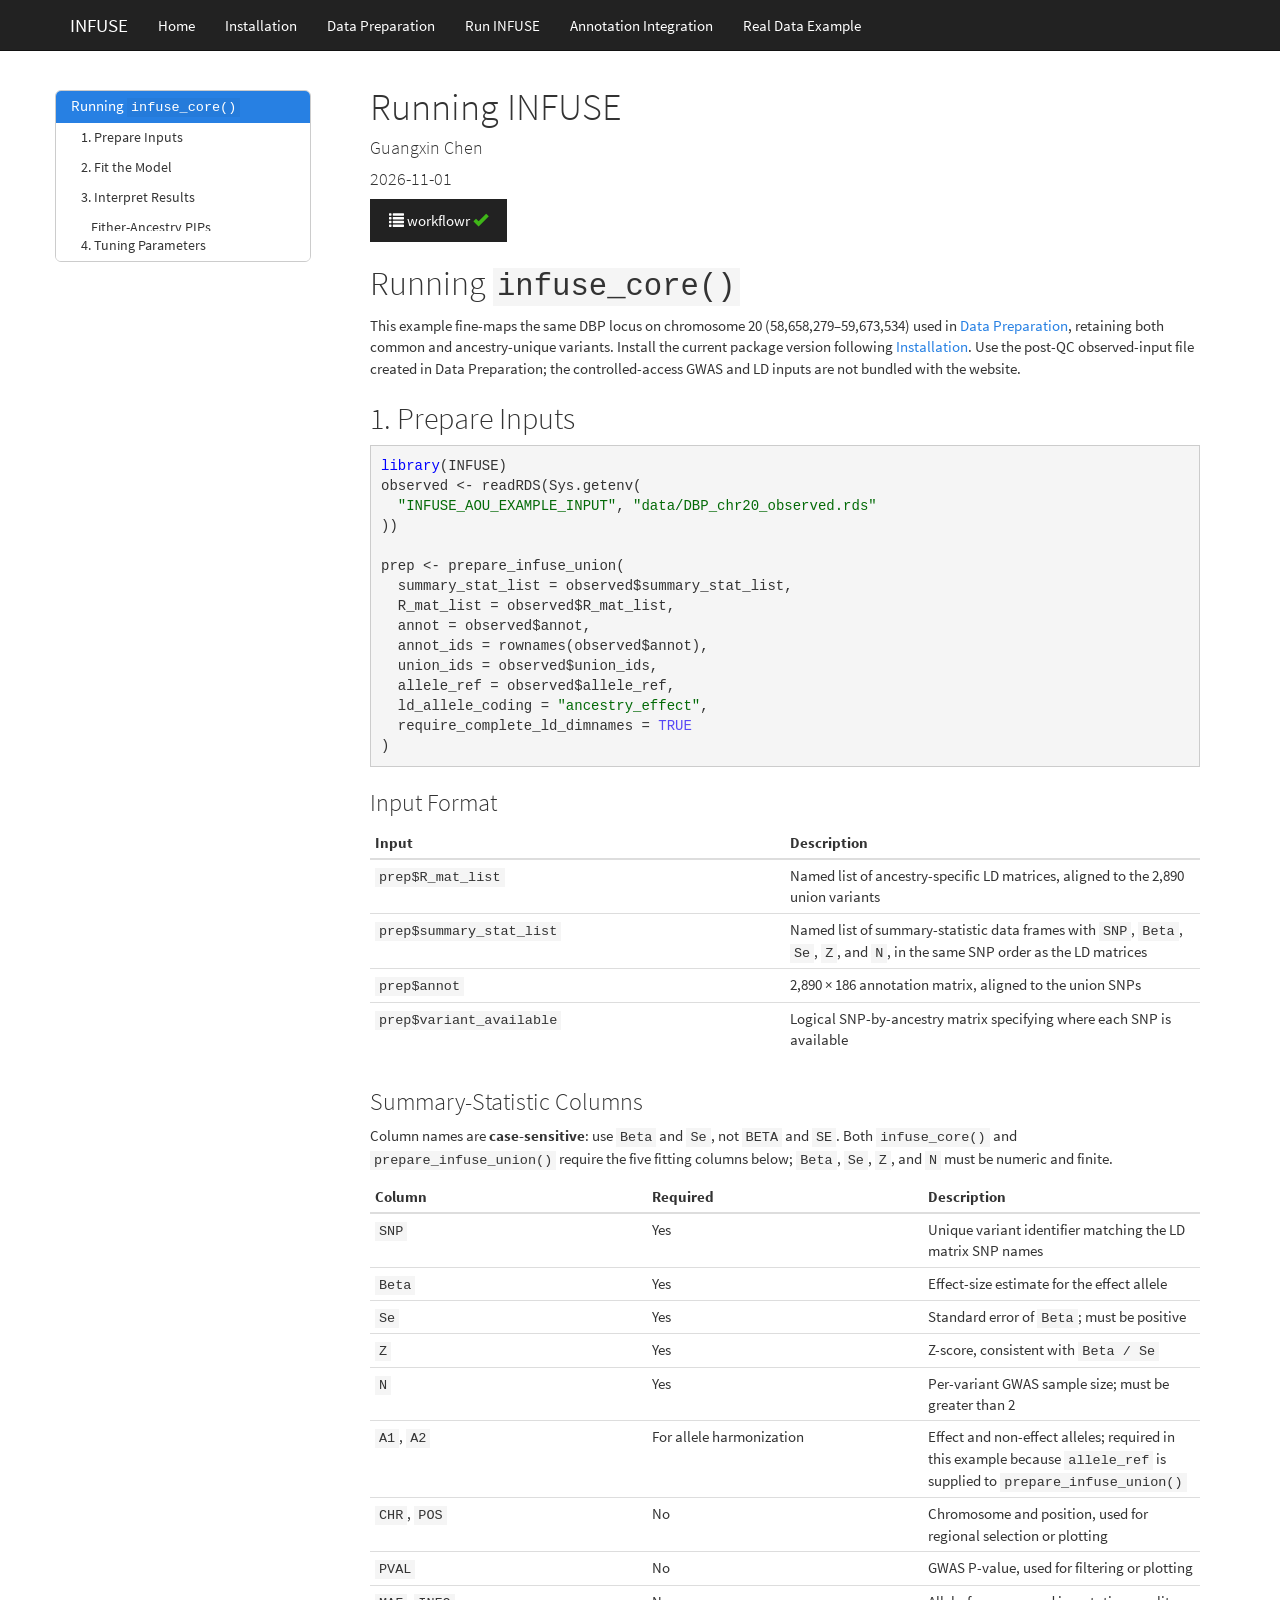
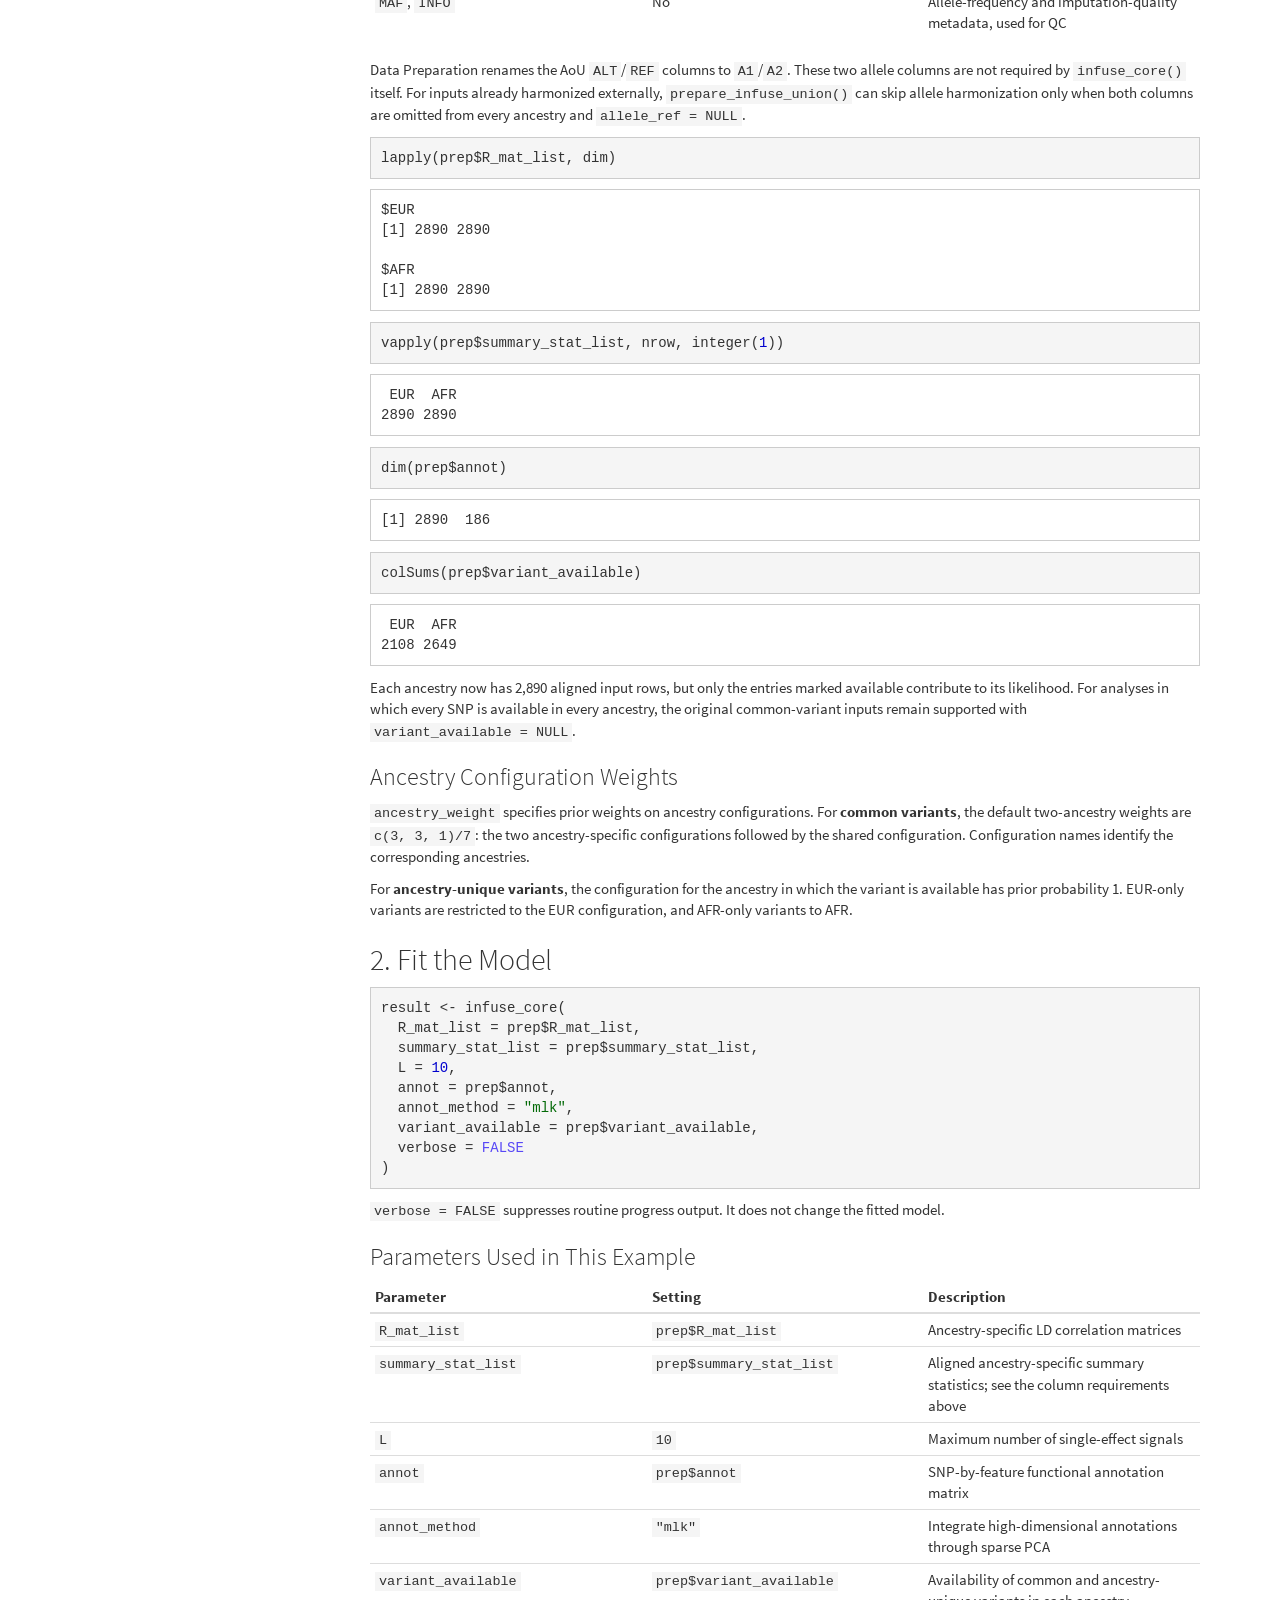
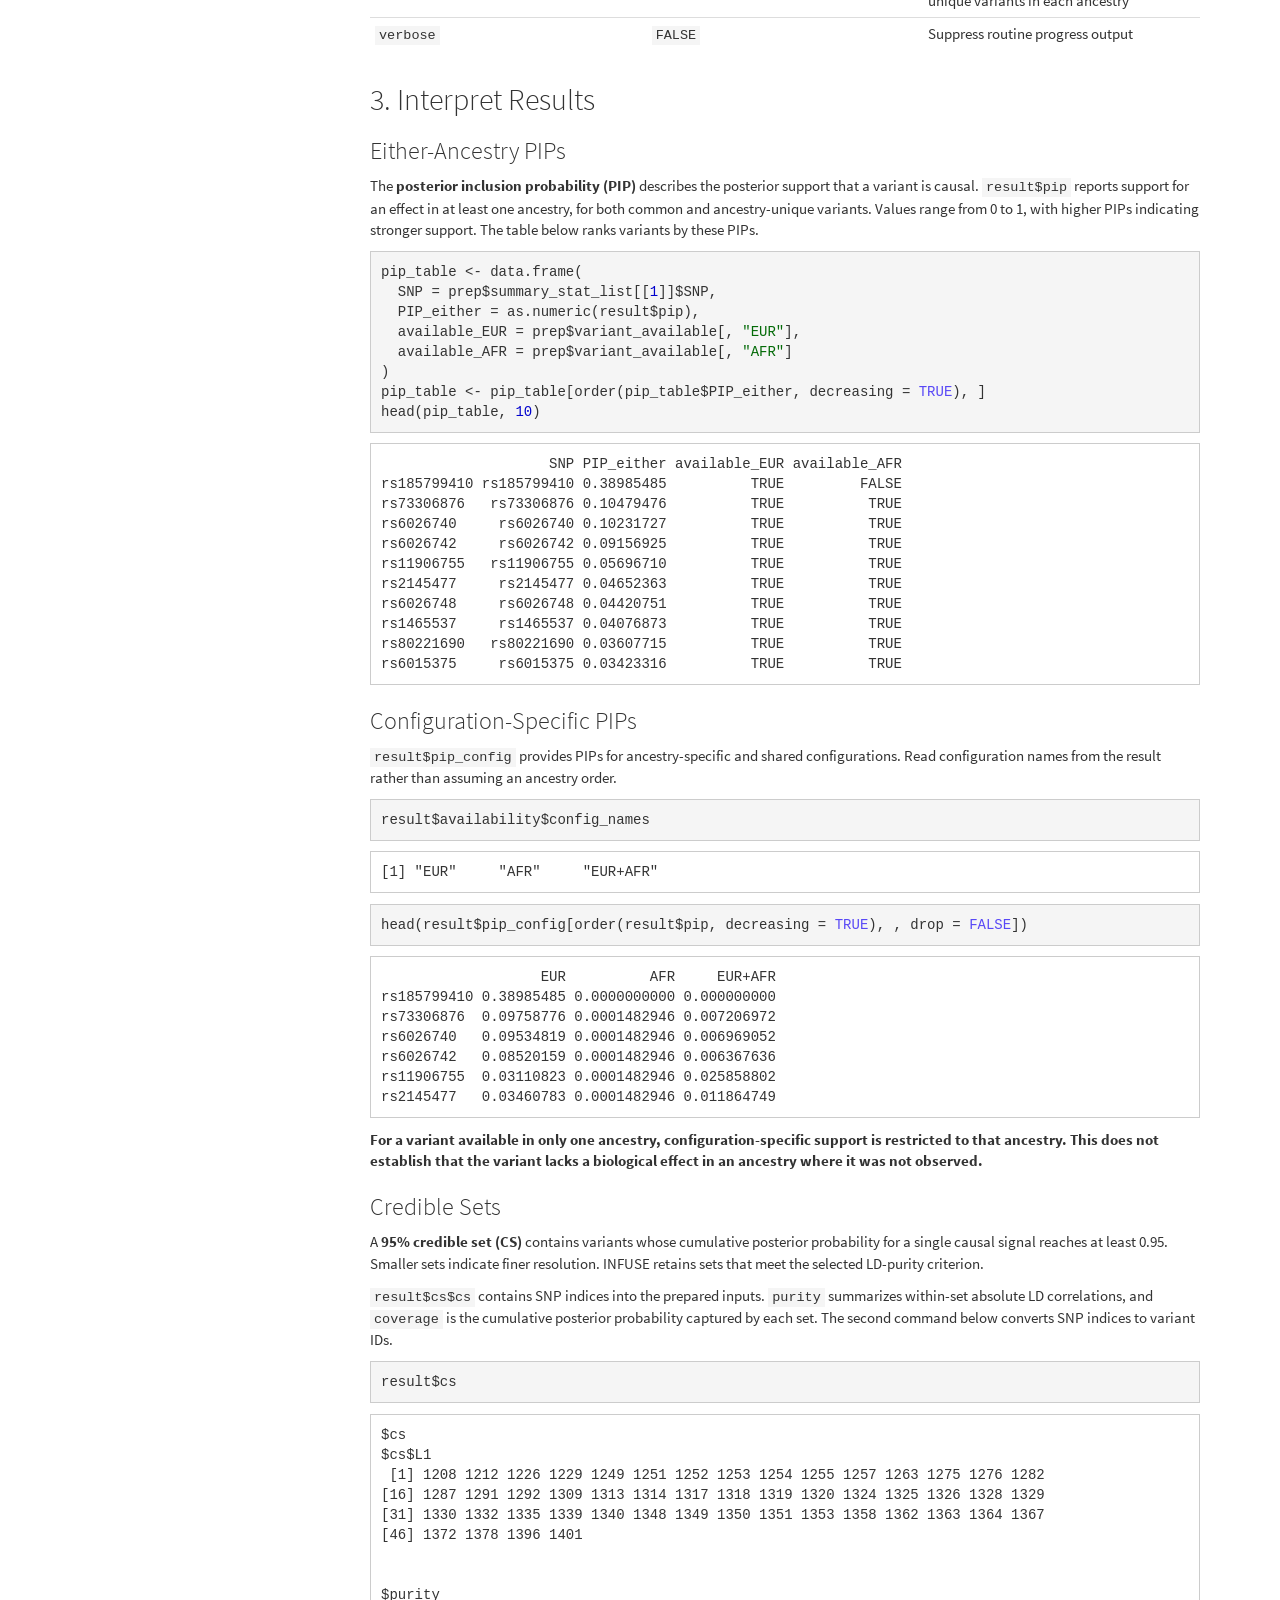
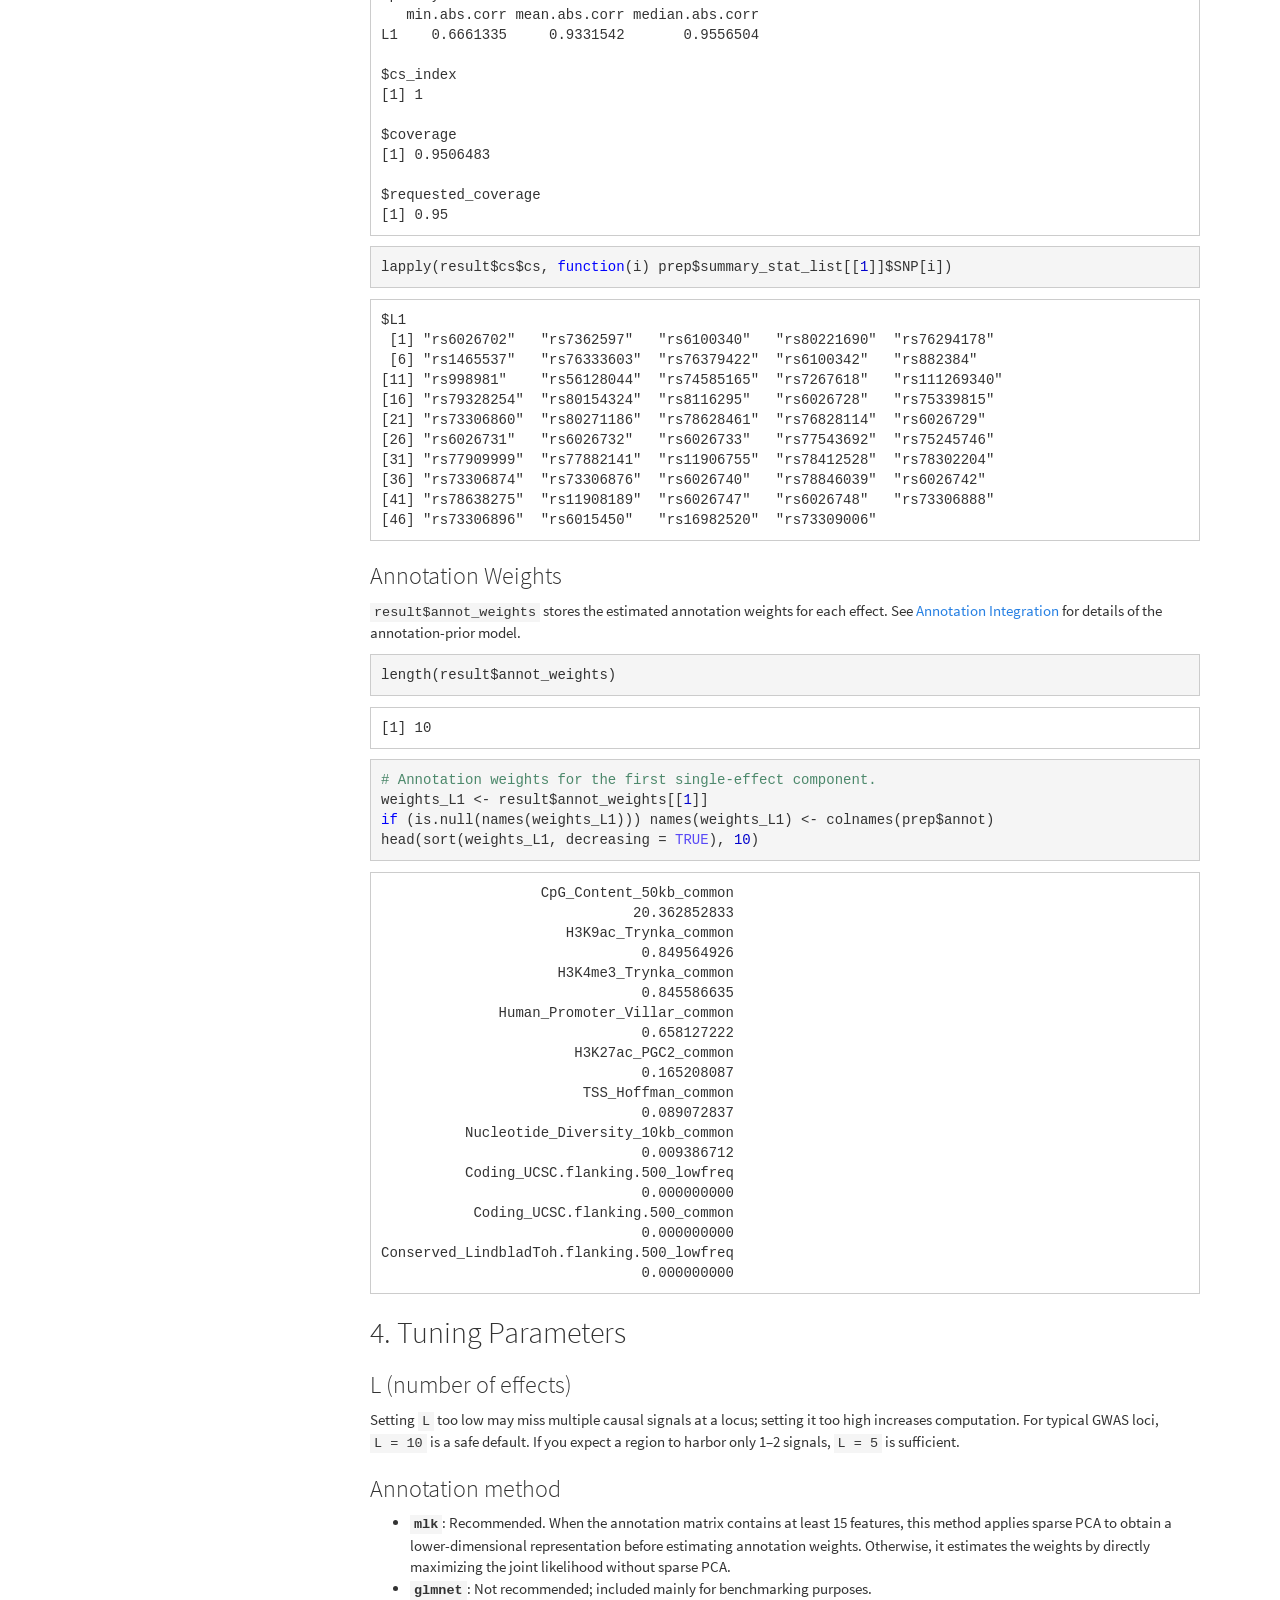
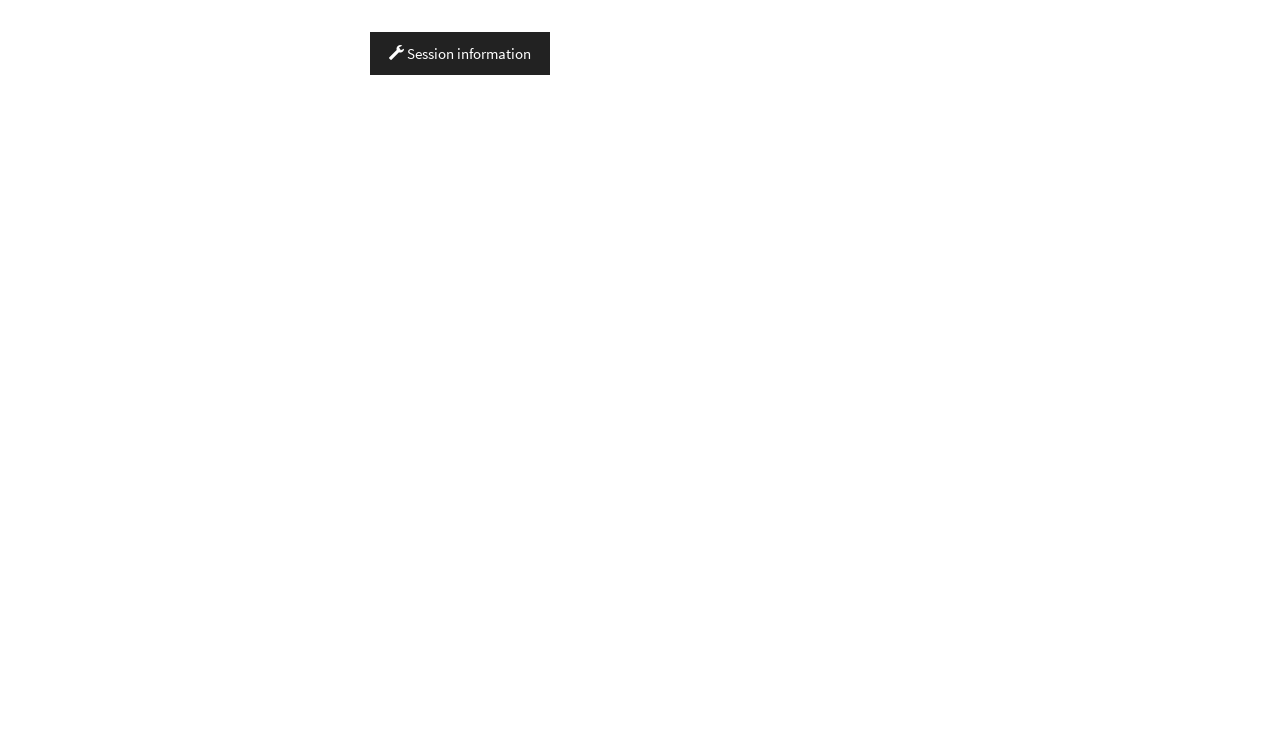
<file: docs/Run_INFUSE_20261101.html>
<!DOCTYPE html>

<html>

<head>

<meta charset="utf-8" />
<meta name="generator" content="pandoc" />
<meta http-equiv="X-UA-Compatible" content="IE=EDGE" />


<meta name="author" content="Guangxin Chen" />

<meta name="date" content="2026-11-01" />

<title>Running INFUSE</title>

<script src="site_libs/header-attrs-2.28/header-attrs.js"></script>
<script src="site_libs/jquery-3.6.0/jquery-3.6.0.min.js"></script>
<meta name="viewport" content="width=device-width, initial-scale=1" />
<link href="site_libs/bootstrap-3.3.5/css/cosmo.min.css" rel="stylesheet" />
<script src="site_libs/bootstrap-3.3.5/js/bootstrap.min.js"></script>
<script src="site_libs/bootstrap-3.3.5/shim/html5shiv.min.js"></script>
<script src="site_libs/bootstrap-3.3.5/shim/respond.min.js"></script>
<style>h1 {font-size: 34px;}
       h1.title {font-size: 38px;}
       h2 {font-size: 30px;}
       h3 {font-size: 24px;}
       h4 {font-size: 18px;}
       h5 {font-size: 16px;}
       h6 {font-size: 12px;}
       code {color: inherit; background-color: rgba(0, 0, 0, 0.04);}
       pre:not([class]) { background-color: white }</style>
<script src="site_libs/jqueryui-1.13.2/jquery-ui.min.js"></script>
<link href="site_libs/tocify-1.9.1/jquery.tocify.css" rel="stylesheet" />
<script src="site_libs/tocify-1.9.1/jquery.tocify.js"></script>
<script src="site_libs/navigation-1.1/tabsets.js"></script>
<link href="site_libs/highlightjs-9.12.0/textmate.css" rel="stylesheet" />
<script src="site_libs/highlightjs-9.12.0/highlight.js"></script>

<link rel="icon" href="https://github.com/workflowr/workflowr-assets/raw/main/img/reproducible.png">
<!-- Add a small amount of space between sections. -->
<style type="text/css">
div.section {
  padding-top: 12px;
}
</style>



<style type="text/css">
  code{white-space: pre-wrap;}
  span.smallcaps{font-variant: small-caps;}
  span.underline{text-decoration: underline;}
  div.column{display: inline-block; vertical-align: top; width: 50%;}
  div.hanging-indent{margin-left: 1.5em; text-indent: -1.5em;}
  ul.task-list{list-style: none;}
    </style>

<style type="text/css">code{white-space: pre;}</style>
<script type="text/javascript">
if (window.hljs) {
  hljs.configure({languages: []});
  hljs.initHighlightingOnLoad();
  if (document.readyState && document.readyState === "complete") {
    window.setTimeout(function() { hljs.initHighlighting(); }, 0);
  }
}
</script>






<link rel="stylesheet" href="custom.css" type="text/css" />



<style type = "text/css">
.main-container {
  max-width: 940px;
  margin-left: auto;
  margin-right: auto;
}
img {
  max-width:100%;
}
.tabbed-pane {
  padding-top: 12px;
}
.html-widget {
  margin-bottom: 20px;
}
button.code-folding-btn:focus {
  outline: none;
}
summary {
  display: list-item;
}
details > summary > p:only-child {
  display: inline;
}
pre code {
  padding: 0;
}
</style>


<style type="text/css">
.dropdown-submenu {
  position: relative;
}
.dropdown-submenu>.dropdown-menu {
  top: 0;
  left: 100%;
  margin-top: -6px;
  margin-left: -1px;
  border-radius: 0 6px 6px 6px;
}
.dropdown-submenu:hover>.dropdown-menu {
  display: block;
}
.dropdown-submenu>a:after {
  display: block;
  content: " ";
  float: right;
  width: 0;
  height: 0;
  border-color: transparent;
  border-style: solid;
  border-width: 5px 0 5px 5px;
  border-left-color: #cccccc;
  margin-top: 5px;
  margin-right: -10px;
}
.dropdown-submenu:hover>a:after {
  border-left-color: #adb5bd;
}
.dropdown-submenu.pull-left {
  float: none;
}
.dropdown-submenu.pull-left>.dropdown-menu {
  left: -100%;
  margin-left: 10px;
  border-radius: 6px 0 6px 6px;
}
</style>

<script type="text/javascript">
// manage active state of menu based on current page
$(document).ready(function () {
  // active menu anchor
  href = window.location.pathname
  href = href.substr(href.lastIndexOf('/') + 1)
  if (href === "")
    href = "index.html";
  var menuAnchor = $('a[href="' + href + '"]');

  // mark the anchor link active (and if it's in a dropdown, also mark that active)
  var dropdown = menuAnchor.closest('li.dropdown');
  if (window.bootstrap) { // Bootstrap 4+
    menuAnchor.addClass('active');
    dropdown.find('> .dropdown-toggle').addClass('active');
  } else { // Bootstrap 3
    menuAnchor.parent().addClass('active');
    dropdown.addClass('active');
  }

  // Navbar adjustments
  var navHeight = $(".navbar").first().height() + 15;
  var style = document.createElement('style');
  var pt = "padding-top: " + navHeight + "px; ";
  var mt = "margin-top: -" + navHeight + "px; ";
  var css = "";
  // offset scroll position for anchor links (for fixed navbar)
  for (var i = 1; i <= 6; i++) {
    css += ".section h" + i + "{ " + pt + mt + "}\n";
  }
  style.innerHTML = "body {" + pt + "padding-bottom: 40px; }\n" + css;
  document.head.appendChild(style);
});
</script>

<!-- tabsets -->

<style type="text/css">
.tabset-dropdown > .nav-tabs {
  display: inline-table;
  max-height: 500px;
  min-height: 44px;
  overflow-y: auto;
  border: 1px solid #ddd;
  border-radius: 4px;
}

.tabset-dropdown > .nav-tabs > li.active:before, .tabset-dropdown > .nav-tabs.nav-tabs-open:before {
  content: "\e259";
  font-family: 'Glyphicons Halflings';
  display: inline-block;
  padding: 10px;
  border-right: 1px solid #ddd;
}

.tabset-dropdown > .nav-tabs.nav-tabs-open > li.active:before {
  content: "\e258";
  font-family: 'Glyphicons Halflings';
  border: none;
}

.tabset-dropdown > .nav-tabs > li.active {
  display: block;
}

.tabset-dropdown > .nav-tabs > li > a,
.tabset-dropdown > .nav-tabs > li > a:focus,
.tabset-dropdown > .nav-tabs > li > a:hover {
  border: none;
  display: inline-block;
  border-radius: 4px;
  background-color: transparent;
}

.tabset-dropdown > .nav-tabs.nav-tabs-open > li {
  display: block;
  float: none;
}

.tabset-dropdown > .nav-tabs > li {
  display: none;
}
</style>

<!-- code folding -->



<style type="text/css">

#TOC {
  margin: 25px 0px 20px 0px;
}
@media (max-width: 768px) {
#TOC {
  position: relative;
  width: 100%;
}
}

@media print {
.toc-content {
  /* see https://github.com/w3c/csswg-drafts/issues/4434 */
  float: right;
}
}

.toc-content {
  padding-left: 30px;
  padding-right: 40px;
}

div.main-container {
  max-width: 1200px;
}

div.tocify {
  width: 20%;
  max-width: 260px;
  max-height: 85%;
}

@media (min-width: 768px) and (max-width: 991px) {
  div.tocify {
    width: 25%;
  }
}

@media (max-width: 767px) {
  div.tocify {
    width: 100%;
    max-width: none;
  }
}

.tocify ul, .tocify li {
  line-height: 20px;
}

.tocify-subheader .tocify-item {
  font-size: 0.90em;
}

.tocify .list-group-item {
  border-radius: 0px;
}


</style>



</head>

<body>


<div class="container-fluid main-container">


<!-- setup 3col/9col grid for toc_float and main content  -->
<div class="row">
<div class="col-xs-12 col-sm-4 col-md-3">
<div id="TOC" class="tocify">
</div>
</div>

<div class="toc-content col-xs-12 col-sm-8 col-md-9">




<div class="navbar navbar-default  navbar-fixed-top" role="navigation">
  <div class="container">
    <div class="navbar-header">
      <button type="button" class="navbar-toggle collapsed" data-toggle="collapse" data-bs-toggle="collapse" data-target="#navbar" data-bs-target="#navbar">
        <span class="icon-bar"></span>
        <span class="icon-bar"></span>
        <span class="icon-bar"></span>
      </button>
      <a class="navbar-brand" href="index.html">INFUSE</a>
    </div>
    <div id="navbar" class="navbar-collapse collapse">
      <ul class="nav navbar-nav">
        <li>
  <a href="index.html">Home</a>
</li>
<li>
  <a href="installation.html">Installation</a>
</li>
<li>
  <a href="Data_prepare.html">Data Preparation</a>
</li>
<li>
  <a href="Run_INFUSE.html">Run INFUSE</a>
</li>
<li>
  <a href="annotation_integration.html">Annotation Integration</a>
</li>
<li>
  <a href="real_data_example.html">Real Data Example</a>
</li>
      </ul>
      <ul class="nav navbar-nav navbar-right">

      </ul>
    </div><!--/.nav-collapse -->
  </div><!--/.container -->
</div><!--/.navbar -->

<div id="header">



<h1 class="title toc-ignore">Running INFUSE</h1>
<h4 class="author">Guangxin Chen</h4>
<h4 class="date">2026-11-01</h4>

</div>


<p>
<button type="button" class="btn btn-default btn-workflowr btn-workflowr-report" data-toggle="collapse" data-target="#workflowr-report">
<span class="glyphicon glyphicon-list" aria-hidden="true"></span>
workflowr <span class="glyphicon glyphicon-ok text-success"
aria-hidden="true"></span>
</button>
</p>
<div id="workflowr-report" class="collapse">
<ul class="nav nav-tabs">
<li class="active">
<a data-toggle="tab" href="#summary">Summary</a>
</li>
<li>
<a data-toggle="tab" href="#checks"> Checks <span
class="glyphicon glyphicon-ok text-success" aria-hidden="true"></span>
</a>
</li>
<li>
<a data-toggle="tab" href="#versions">Past versions</a>
</li>
</ul>
<div class="tab-content">
<div id="summary" class="tab-pane fade in active">
<p>
<strong>Last updated:</strong> 2026-11-01
</p>
<p>
<strong>Checks:</strong> <span
class="glyphicon glyphicon-ok text-success" aria-hidden="true"></span> 7
<span class="glyphicon glyphicon-exclamation-sign text-danger"
aria-hidden="true"></span> 0
</p>
<p>
<strong>Knit directory:</strong> <code>site/</code> <span
class="glyphicon glyphicon-question-sign" aria-hidden="true"
title="This is the local directory in which the code in this file was executed.">
</span>
</p>
<p>
This reproducible <a href="https://rmarkdown.rstudio.com">R Markdown</a>
analysis was created with <a
  href="https://github.com/workflowr/workflowr">workflowr</a> (version
1.7.2). The <em>Checks</em> tab describes the reproducibility checks
that were applied when the results were created. The <em>Past
versions</em> tab lists the development history.
</p>
<hr>
</div>
<div id="checks" class="tab-pane fade">
<div id="workflowr-checks" class="panel-group">
<div class="panel panel-default">
<div class="panel-heading">
<p class="panel-title">
<a data-toggle="collapse" data-parent="#workflowr-checks" href="#strongRMarkdownfilestronguptodate">
<span class="glyphicon glyphicon-ok text-success"
aria-hidden="true"></span> <strong>R Markdown file:</strong> up-to-date
</a>
</p>
</div>
<div id="strongRMarkdownfilestronguptodate"
class="panel-collapse collapse">
<div class="panel-body">
<p>Great! Since the R Markdown file has been committed to the Git
repository, you know the exact version of the code that produced these
results.</p>
</div>
</div>
</div>
<div class="panel panel-default">
<div class="panel-heading">
<p class="panel-title">
<a data-toggle="collapse" data-parent="#workflowr-checks" href="#strongEnvironmentstrongempty">
<span class="glyphicon glyphicon-ok text-success"
aria-hidden="true"></span> <strong>Environment:</strong> empty </a>
</p>
</div>
<div id="strongEnvironmentstrongempty" class="panel-collapse collapse">
<div class="panel-body">
<p>Great job! The global environment was empty. Objects defined in the
global environment can affect the analysis in your R Markdown file in
unknown ways. For reproduciblity it’s best to always run the code in an
empty environment.</p>
</div>
</div>
</div>
<div class="panel panel-default">
<div class="panel-heading">
<p class="panel-title">
<a data-toggle="collapse" data-parent="#workflowr-checks" href="#strongSeedstrongcodesetseed20260410code">
<span class="glyphicon glyphicon-ok text-success"
aria-hidden="true"></span> <strong>Seed:</strong>
<code>set.seed(20260410)</code> </a>
</p>
</div>
<div id="strongSeedstrongcodesetseed20260410code"
class="panel-collapse collapse">
<div class="panel-body">
<p>The command <code>set.seed(20260410)</code> was run prior to running
the code in the R Markdown file. Setting a seed ensures that any results
that rely on randomness, e.g. subsampling or permutations, are
reproducible.</p>
</div>
</div>
</div>
<div class="panel panel-default">
<div class="panel-heading">
<p class="panel-title">
<a data-toggle="collapse" data-parent="#workflowr-checks" href="#strongSessioninformationstrongrecorded">
<span class="glyphicon glyphicon-ok text-success"
aria-hidden="true"></span> <strong>Session information:</strong>
recorded </a>
</p>
</div>
<div id="strongSessioninformationstrongrecorded"
class="panel-collapse collapse">
<div class="panel-body">
<p>Great job! Recording the operating system, R version, and package
versions is critical for reproducibility.</p>
</div>
</div>
</div>
<div class="panel panel-default">
<div class="panel-heading">
<p class="panel-title">
<a data-toggle="collapse" data-parent="#workflowr-checks" href="#strongCachestrongnone">
<span class="glyphicon glyphicon-ok text-success"
aria-hidden="true"></span> <strong>Cache:</strong> none </a>
</p>
</div>
<div id="strongCachestrongnone" class="panel-collapse collapse">
<div class="panel-body">
<p>Nice! There were no cached chunks for this analysis, so you can be
confident that you successfully produced the results during this
run.</p>
</div>
</div>
</div>
<div class="panel panel-default">
<div class="panel-heading">
<p class="panel-title">
<a data-toggle="collapse" data-parent="#workflowr-checks" href="#strongFilepathsstrongrelative">
<span class="glyphicon glyphicon-ok text-success"
aria-hidden="true"></span> <strong>File paths:</strong> relative </a>
</p>
</div>
<div id="strongFilepathsstrongrelative" class="panel-collapse collapse">
<div class="panel-body">
<p>Great job! Using relative paths to the files within your workflowr
project makes it easier to run your code on other machines.</p>
</div>
</div>
</div>
<div class="panel panel-default">
<div class="panel-heading">
<p class="panel-title">
<a data-toggle="collapse" data-parent="#workflowr-checks" href="#strongRepositoryversionstrongahrefhttpsgithubcomgchen4422INFUSEtreee3da956df4c48e6d14658fd9708b74f98ba1bceftargetblanke3da956a">
<span class="glyphicon glyphicon-ok text-success"
aria-hidden="true"></span> <strong>Repository version:</strong>
<a href="https://github.com/gchen4422/INFUSE/tree/e3da956df4c48e6d14658fd9708b74f98ba1bcef" target="_blank">e3da956</a>
</a>
</p>
</div>
<div
id="strongRepositoryversionstrongahrefhttpsgithubcomgchen4422INFUSEtreee3da956df4c48e6d14658fd9708b74f98ba1bceftargetblanke3da956a"
class="panel-collapse collapse">
<div class="panel-body">
<p>
Great! You are using Git for version control. Tracking code development
and connecting the code version to the results is critical for
reproducibility.
</p>
<p>
The results in this page were generated with repository version
<a href="https://github.com/gchen4422/INFUSE/tree/e3da956df4c48e6d14658fd9708b74f98ba1bcef" target="_blank">e3da956</a>.
See the <em>Past versions</em> tab to see a history of the changes made
to the R Markdown and HTML files.
</p>
<p>
Note that you need to be careful to ensure that all relevant files for
the analysis have been committed to Git prior to generating the results
(you can use <code>wflow_publish</code> or
<code>wflow_git_commit</code>). workflowr only checks the R Markdown
file, but you know if there are other scripts or data files that it
depends on. Below is the status of the Git repository when the results
were generated:
</p>
<pre><code>
working directory clean
</code></pre>
<p>
Note that any generated files, e.g. HTML, png, CSS, etc., are not
included in this status report because it is ok for generated content to
have uncommitted changes.
</p>
</div>
</div>
</div>
</div>
<hr>
</div>
<div id="versions" class="tab-pane fade">
<p>
These are the previous versions of the repository in which changes were
made to the R Markdown (<code>analysis/Run_INFUSE.Rmd</code>) and HTML
(<code>docs/Run_INFUSE.html</code>) files. If you’ve configured a remote
Git repository (see <code>?wflow_git_remote</code>), click on the
hyperlinks in the table below to view the files as they were in that
past version.
</p>
<div class="table-responsive">
<table class="table table-condensed table-hover">
<thead>
<tr>
<th>
File
</th>
<th>
Version
</th>
<th>
Author
</th>
<th>
Date
</th>
<th>
Message
</th>
</tr>
</thead>
<tbody>
<tr>
<td>
Rmd
</td>
<td>
<a href="https://github.com/gchen4422/INFUSE/blob/e3da956df4c48e6d14658fd9708b74f98ba1bcef/analysis/Run_INFUSE.Rmd" target="_blank">e3da956</a>
</td>
<td>
Guangxin Chen
</td>
<td>
2026-11-01
</td>
<td>
Document summary-statistic requirements and restore tuning guidance
</td>
</tr>
<tr>
<td>
html
</td>
<td>
<a href="https://rawcdn.githack.com/gchen4422/INFUSE/44c355cb574c4adfeccdb03fe70f97a9c99133db/docs/Run_INFUSE.html" target="_blank">44c355c</a>
</td>
<td>
Guangxin Chen
</td>
<td>
2026-11-01
</td>
<td>
Clean rendered tutorial formatting
</td>
</tr>
<tr>
<td>
html
</td>
<td>
<a href="https://rawcdn.githack.com/gchen4422/INFUSE/3ef174e2464d3bd840982ab691645bc75a7a2709/docs/Run_INFUSE.html" target="_blank">3ef174e</a>
</td>
<td>
Guangxin Chen
</td>
<td>
2026-11-01
</td>
<td>
Render simplified running tutorial and output definitions
</td>
</tr>
<tr>
<td>
Rmd
</td>
<td>
<a href="https://github.com/gchen4422/INFUSE/blob/4d12457daa59e33e5d248ad8a74313ca3fd2beec/analysis/Run_INFUSE.Rmd" target="_blank">4d12457</a>
</td>
<td>
Guangxin Chen
</td>
<td>
2026-11-01
</td>
<td>
Clarify configuration priors and simplify running tutorial
</td>
</tr>
<tr>
<td>
html
</td>
<td>
<a href="https://rawcdn.githack.com/gchen4422/INFUSE/513311b3347d0833e2c5bc7e28eb4968a48bfa0d/docs/Run_INFUSE.html" target="_blank">513311b</a>
</td>
<td>
Guangxin Chen
</td>
<td>
2026-11-01
</td>
<td>
Render original AoU locus workflow and manuscript model
</td>
</tr>
<tr>
<td>
Rmd
</td>
<td>
<a href="https://github.com/gchen4422/INFUSE/blob/6a7c1faf1e2cbff99b07b0105d49f3a00f7645b9/analysis/Run_INFUSE.Rmd" target="_blank">6a7c1fa</a>
</td>
<td>
Guangxin Chen
</td>
<td>
2026-11-01
</td>
<td>
Retain original AoU locus and align availability model with Methods
</td>
</tr>
<tr>
<td>
html
</td>
<td>
<a href="https://rawcdn.githack.com/gchen4422/INFUSE/6204dba87dad2fd0950d32fd083594e963670313/docs/Run_INFUSE.html" target="_blank">6204dba</a>
</td>
<td>
Guangxin Chen
</td>
<td>
2026-11-01
</td>
<td>
Render updated union fine-mapping tutorials
</td>
</tr>
<tr>
<td>
Rmd
</td>
<td>
<a href="https://github.com/gchen4422/INFUSE/blob/a936b8346ca60e59d4902ffd535a9a4c15e8c702/analysis/Run_INFUSE.Rmd" target="_blank">a936b83</a>
</td>
<td>
Guangxin Chen
</td>
<td>
2026-11-01
</td>
<td>
Update tutorials for ancestry-specific variant availability
</td>
</tr>
<tr>
<td>
Rmd
</td>
<td>
<a href="https://github.com/gchen4422/INFUSE/blob/23356cb2e808552f11c93b348e6edc5fd7e4df84/analysis/Run_INFUSE.Rmd" target="_blank">23356cb</a>
</td>
<td>
Guangxin Chen
</td>
<td>
2026-06-10
</td>
<td>
Add INFUSE website (workflowr project) on gh-pages branch
</td>
</tr>
<tr>
<td>
html
</td>
<td>
<a href="https://rawcdn.githack.com/gchen4422/INFUSE/23356cb2e808552f11c93b348e6edc5fd7e4df84/docs/Run_INFUSE.html" target="_blank">23356cb</a>
</td>
<td>
Guangxin Chen
</td>
<td>
2026-06-10
</td>
<td>
Add INFUSE website (workflowr project) on gh-pages branch
</td>
</tr>
</tbody>
</table>
</div>
<hr>
</div>
</div>
</div>
<div id="running-infuse_core" class="section level1">
<h1>Running <code>infuse_core()</code></h1>
<p>This example fine-maps the same DBP locus on chromosome 20
(58,658,279–59,673,534) used in <a href="Data_prepare.html">Data
Preparation</a>, retaining both common and ancestry-unique variants.
Install the current package version following <a
href="installation.html">Installation</a>. Use the post-QC
observed-input file created in Data Preparation; the controlled-access
GWAS and LD inputs are not bundled with the website.</p>
<div id="prepare-inputs" class="section level2">
<h2>1. Prepare Inputs</h2>
<pre class="r"><code>library(INFUSE)
observed &lt;- readRDS(Sys.getenv(
  &quot;INFUSE_AOU_EXAMPLE_INPUT&quot;, &quot;data/DBP_chr20_observed.rds&quot;
))

prep &lt;- prepare_infuse_union(
  summary_stat_list = observed$summary_stat_list,
  R_mat_list = observed$R_mat_list,
  annot = observed$annot,
  annot_ids = rownames(observed$annot),
  union_ids = observed$union_ids,
  allele_ref = observed$allele_ref,
  ld_allele_coding = &quot;ancestry_effect&quot;,
  require_complete_ld_dimnames = TRUE
)</code></pre>
<div id="input-format" class="section level3">
<h3>Input Format</h3>
<table>
<colgroup>
<col width="50%" />
<col width="50%" />
</colgroup>
<thead>
<tr class="header">
<th align="left">Input</th>
<th align="left">Description</th>
</tr>
</thead>
<tbody>
<tr class="odd">
<td align="left"><code>prep$R_mat_list</code></td>
<td align="left">Named list of ancestry-specific LD matrices, aligned to
the 2,890 union variants</td>
</tr>
<tr class="even">
<td align="left"><code>prep$summary_stat_list</code></td>
<td align="left">Named list of summary-statistic data frames with
<code>SNP</code>, <code>Beta</code>, <code>Se</code>, <code>Z</code>,
and <code>N</code>, in the same SNP order as the LD matrices</td>
</tr>
<tr class="odd">
<td align="left"><code>prep$annot</code></td>
<td align="left">2,890 × 186 annotation matrix, aligned to the union
SNPs</td>
</tr>
<tr class="even">
<td align="left"><code>prep$variant_available</code></td>
<td align="left">Logical SNP-by-ancestry matrix specifying where each
SNP is available</td>
</tr>
</tbody>
</table>
</div>
<div id="summary-statistic-columns" class="section level3">
<h3>Summary-Statistic Columns</h3>
<p>Column names are <strong>case-sensitive</strong>: use
<code>Beta</code> and <code>Se</code>, not <code>BETA</code> and
<code>SE</code>. Both <code>infuse_core()</code> and
<code>prepare_infuse_union()</code> require the five fitting columns
below; <code>Beta</code>, <code>Se</code>, <code>Z</code>, and
<code>N</code> must be numeric and finite.</p>
<table>
<colgroup>
<col width="33%" />
<col width="33%" />
<col width="33%" />
</colgroup>
<thead>
<tr class="header">
<th align="left">Column</th>
<th align="left">Required</th>
<th align="left">Description</th>
</tr>
</thead>
<tbody>
<tr class="odd">
<td align="left"><code>SNP</code></td>
<td align="left">Yes</td>
<td align="left">Unique variant identifier matching the LD matrix SNP
names</td>
</tr>
<tr class="even">
<td align="left"><code>Beta</code></td>
<td align="left">Yes</td>
<td align="left">Effect-size estimate for the effect allele</td>
</tr>
<tr class="odd">
<td align="left"><code>Se</code></td>
<td align="left">Yes</td>
<td align="left">Standard error of <code>Beta</code>; must be
positive</td>
</tr>
<tr class="even">
<td align="left"><code>Z</code></td>
<td align="left">Yes</td>
<td align="left">Z-score, consistent with <code>Beta / Se</code></td>
</tr>
<tr class="odd">
<td align="left"><code>N</code></td>
<td align="left">Yes</td>
<td align="left">Per-variant GWAS sample size; must be greater than
2</td>
</tr>
<tr class="even">
<td align="left"><code>A1</code>, <code>A2</code></td>
<td align="left">For allele harmonization</td>
<td align="left">Effect and non-effect alleles; required in this example
because <code>allele_ref</code> is supplied to
<code>prepare_infuse_union()</code></td>
</tr>
<tr class="odd">
<td align="left"><code>CHR</code>, <code>POS</code></td>
<td align="left">No</td>
<td align="left">Chromosome and position, used for regional selection or
plotting</td>
</tr>
<tr class="even">
<td align="left"><code>PVAL</code></td>
<td align="left">No</td>
<td align="left">GWAS P-value, used for filtering or plotting</td>
</tr>
<tr class="odd">
<td align="left"><code>MAF</code>, <code>INFO</code></td>
<td align="left">No</td>
<td align="left">Allele-frequency and imputation-quality metadata, used
for QC</td>
</tr>
</tbody>
</table>
<p>Data Preparation renames the AoU <code>ALT</code>/<code>REF</code>
columns to <code>A1</code>/<code>A2</code>. These two allele columns are
not required by <code>infuse_core()</code> itself. For inputs already
harmonized externally, <code>prepare_infuse_union()</code> can skip
allele harmonization only when both columns are omitted from every
ancestry and <code>allele_ref = NULL</code>.</p>
<pre class="r"><code>lapply(prep$R_mat_list, dim)</code></pre>
<pre><code>$EUR
[1] 2890 2890

$AFR
[1] 2890 2890</code></pre>
<pre class="r"><code>vapply(prep$summary_stat_list, nrow, integer(1))</code></pre>
<pre><code> EUR  AFR
2890 2890 </code></pre>
<pre class="r"><code>dim(prep$annot)</code></pre>
<pre><code>[1] 2890  186</code></pre>
<pre class="r"><code>colSums(prep$variant_available)</code></pre>
<pre><code> EUR  AFR
2108 2649 </code></pre>
<p>Each ancestry now has 2,890 aligned input rows, but only the entries
marked available contribute to its likelihood. For analyses in which
every SNP is available in every ancestry, the original common-variant
inputs remain supported with <code>variant_available = NULL</code>.</p>
</div>
<div id="ancestry-configuration-weights" class="section level3">
<h3>Ancestry Configuration Weights</h3>
<p><code>ancestry_weight</code> specifies prior weights on ancestry
configurations. For <strong>common variants</strong>, the default
two-ancestry weights are <code>c(3, 3, 1)/7</code>: the two
ancestry-specific configurations followed by the shared configuration.
Configuration names identify the corresponding ancestries.</p>
<p>For <strong>ancestry-unique variants</strong>, the configuration for
the ancestry in which the variant is available has prior probability 1.
EUR-only variants are restricted to the EUR configuration, and AFR-only
variants to AFR.</p>
</div>
</div>
<div id="fit-the-model" class="section level2">
<h2>2. Fit the Model</h2>
<pre class="r"><code>result &lt;- infuse_core(
  R_mat_list = prep$R_mat_list,
  summary_stat_list = prep$summary_stat_list,
  L = 10,
  annot = prep$annot,
  annot_method = &quot;mlk&quot;,
  variant_available = prep$variant_available,
  verbose = FALSE
)</code></pre>
<p><code>verbose = FALSE</code> suppresses routine progress output. It
does not change the fitted model.</p>
<div id="parameters-used-in-this-example" class="section level3">
<h3>Parameters Used in This Example</h3>
<table>
<colgroup>
<col width="33%" />
<col width="33%" />
<col width="33%" />
</colgroup>
<thead>
<tr class="header">
<th align="left">Parameter</th>
<th align="left">Setting</th>
<th align="left">Description</th>
</tr>
</thead>
<tbody>
<tr class="odd">
<td align="left"><code>R_mat_list</code></td>
<td align="left"><code>prep$R_mat_list</code></td>
<td align="left">Ancestry-specific LD correlation matrices</td>
</tr>
<tr class="even">
<td align="left"><code>summary_stat_list</code></td>
<td align="left"><code>prep$summary_stat_list</code></td>
<td align="left">Aligned ancestry-specific summary statistics; see the
column requirements above</td>
</tr>
<tr class="odd">
<td align="left"><code>L</code></td>
<td align="left"><code>10</code></td>
<td align="left">Maximum number of single-effect signals</td>
</tr>
<tr class="even">
<td align="left"><code>annot</code></td>
<td align="left"><code>prep$annot</code></td>
<td align="left">SNP-by-feature functional annotation matrix</td>
</tr>
<tr class="odd">
<td align="left"><code>annot_method</code></td>
<td align="left"><code>"mlk"</code></td>
<td align="left">Integrate high-dimensional annotations through sparse
PCA</td>
</tr>
<tr class="even">
<td align="left"><code>variant_available</code></td>
<td align="left"><code>prep$variant_available</code></td>
<td align="left">Availability of common and ancestry-unique variants in
each ancestry</td>
</tr>
<tr class="odd">
<td align="left"><code>verbose</code></td>
<td align="left"><code>FALSE</code></td>
<td align="left">Suppress routine progress output</td>
</tr>
</tbody>
</table>
</div>
</div>
<div id="interpret-results" class="section level2">
<h2>3. Interpret Results</h2>
<div id="either-ancestry-pips" class="section level3">
<h3>Either-Ancestry PIPs</h3>
<p>The <strong>posterior inclusion probability (PIP)</strong> describes
the posterior support that a variant is causal. <code>result$pip</code>
reports support for an effect in at least one ancestry, for both common
and ancestry-unique variants. Values range from 0 to 1, with higher PIPs
indicating stronger support. The table below ranks variants by these
PIPs.</p>
<pre class="r"><code>pip_table &lt;- data.frame(
  SNP = prep$summary_stat_list[[1]]$SNP,
  PIP_either = as.numeric(result$pip),
  available_EUR = prep$variant_available[, &quot;EUR&quot;],
  available_AFR = prep$variant_available[, &quot;AFR&quot;]
)
pip_table &lt;- pip_table[order(pip_table$PIP_either, decreasing = TRUE), ]
head(pip_table, 10)</code></pre>
<pre><code>                    SNP PIP_either available_EUR available_AFR
rs185799410 rs185799410 0.38985485          TRUE         FALSE
rs73306876   rs73306876 0.10479476          TRUE          TRUE
rs6026740     rs6026740 0.10231727          TRUE          TRUE
rs6026742     rs6026742 0.09156925          TRUE          TRUE
rs11906755   rs11906755 0.05696710          TRUE          TRUE
rs2145477     rs2145477 0.04652363          TRUE          TRUE
rs6026748     rs6026748 0.04420751          TRUE          TRUE
rs1465537     rs1465537 0.04076873          TRUE          TRUE
rs80221690   rs80221690 0.03607715          TRUE          TRUE
rs6015375     rs6015375 0.03423316          TRUE          TRUE</code></pre>
</div>
<div id="configuration-specific-pips" class="section level3">
<h3>Configuration-Specific PIPs</h3>
<p><code>result$pip_config</code> provides PIPs for ancestry-specific
and shared configurations. Read configuration names from the result
rather than assuming an ancestry order.</p>
<pre class="r"><code>result$availability$config_names</code></pre>
<pre><code>[1] &quot;EUR&quot;     &quot;AFR&quot;     &quot;EUR+AFR&quot;</code></pre>
<pre class="r"><code>head(result$pip_config[order(result$pip, decreasing = TRUE), , drop = FALSE])</code></pre>
<pre><code>                   EUR          AFR     EUR+AFR
rs185799410 0.38985485 0.0000000000 0.000000000
rs73306876  0.09758776 0.0001482946 0.007206972
rs6026740   0.09534819 0.0001482946 0.006969052
rs6026742   0.08520159 0.0001482946 0.006367636
rs11906755  0.03110823 0.0001482946 0.025858802
rs2145477   0.03460783 0.0001482946 0.011864749</code></pre>
<p><strong>For a variant available in only one ancestry,
configuration-specific support is restricted to that ancestry. This does
not establish that the variant lacks a biological effect in an ancestry
where it was not observed.</strong></p>
</div>
<div id="credible-sets" class="section level3">
<h3>Credible Sets</h3>
<p>A <strong>95% credible set (CS)</strong> contains variants whose
cumulative posterior probability for a single causal signal reaches at
least 0.95. Smaller sets indicate finer resolution. INFUSE retains sets
that meet the selected LD-purity criterion.</p>
<p><code>result$cs$cs</code> contains SNP indices into the prepared
inputs. <code>purity</code> summarizes within-set absolute LD
correlations, and <code>coverage</code> is the cumulative posterior
probability captured by each set. The second command below converts SNP
indices to variant IDs.</p>
<pre class="r"><code>result$cs</code></pre>
<pre><code>$cs
$cs$L1
 [1] 1208 1212 1226 1229 1249 1251 1252 1253 1254 1255 1257 1263 1275 1276 1282
[16] 1287 1291 1292 1309 1313 1314 1317 1318 1319 1320 1324 1325 1326 1328 1329
[31] 1330 1332 1335 1339 1340 1348 1349 1350 1351 1353 1358 1362 1363 1364 1367
[46] 1372 1378 1396 1401


$purity
   min.abs.corr mean.abs.corr median.abs.corr
L1    0.6661335     0.9331542       0.9556504

$cs_index
[1] 1

$coverage
[1] 0.9506483

$requested_coverage
[1] 0.95</code></pre>
<pre class="r"><code>lapply(result$cs$cs, function(i) prep$summary_stat_list[[1]]$SNP[i])</code></pre>
<pre><code>$L1
 [1] &quot;rs6026702&quot;   &quot;rs7362597&quot;   &quot;rs6100340&quot;   &quot;rs80221690&quot;  &quot;rs76294178&quot;
 [6] &quot;rs1465537&quot;   &quot;rs76333603&quot;  &quot;rs76379422&quot;  &quot;rs6100342&quot;   &quot;rs882384&quot;
[11] &quot;rs998981&quot;    &quot;rs56128044&quot;  &quot;rs74585165&quot;  &quot;rs7267618&quot;   &quot;rs111269340&quot;
[16] &quot;rs79328254&quot;  &quot;rs80154324&quot;  &quot;rs8116295&quot;   &quot;rs6026728&quot;   &quot;rs75339815&quot;
[21] &quot;rs73306860&quot;  &quot;rs80271186&quot;  &quot;rs78628461&quot;  &quot;rs76828114&quot;  &quot;rs6026729&quot;
[26] &quot;rs6026731&quot;   &quot;rs6026732&quot;   &quot;rs6026733&quot;   &quot;rs77543692&quot;  &quot;rs75245746&quot;
[31] &quot;rs77909999&quot;  &quot;rs77882141&quot;  &quot;rs11906755&quot;  &quot;rs78412528&quot;  &quot;rs78302204&quot;
[36] &quot;rs73306874&quot;  &quot;rs73306876&quot;  &quot;rs6026740&quot;   &quot;rs78846039&quot;  &quot;rs6026742&quot;
[41] &quot;rs78638275&quot;  &quot;rs11908189&quot;  &quot;rs6026747&quot;   &quot;rs6026748&quot;   &quot;rs73306888&quot;
[46] &quot;rs73306896&quot;  &quot;rs6015450&quot;   &quot;rs16982520&quot;  &quot;rs73309006&quot; </code></pre>
</div>
<div id="annotation-weights" class="section level3">
<h3>Annotation Weights</h3>
<p><code>result$annot_weights</code> stores the estimated annotation
weights for each effect. See <a
href="annotation_integration.html">Annotation Integration</a> for
details of the annotation-prior model.</p>
<pre class="r"><code>length(result$annot_weights)</code></pre>
<pre><code>[1] 10</code></pre>
<pre class="r"><code># Annotation weights for the first single-effect component.
weights_L1 &lt;- result$annot_weights[[1]]
if (is.null(names(weights_L1))) names(weights_L1) &lt;- colnames(prep$annot)
head(sort(weights_L1, decreasing = TRUE), 10)</code></pre>
<pre><code>                   CpG_Content_50kb_common
                              20.362852833
                      H3K9ac_Trynka_common
                               0.849564926
                     H3K4me3_Trynka_common
                               0.845586635
              Human_Promoter_Villar_common
                               0.658127222
                       H3K27ac_PGC2_common
                               0.165208087
                        TSS_Hoffman_common
                               0.089072837
          Nucleotide_Diversity_10kb_common
                               0.009386712
          Coding_UCSC.flanking.500_lowfreq
                               0.000000000
           Coding_UCSC.flanking.500_common
                               0.000000000
Conserved_LindbladToh.flanking.500_lowfreq
                               0.000000000 </code></pre>
</div>
</div>
<div id="tuning-parameters" class="section level2">
<h2>4. Tuning Parameters</h2>
<div id="l-number-of-effects" class="section level3">
<h3>L (number of effects)</h3>
<p>Setting <code>L</code> too low may miss multiple causal signals at a
locus; setting it too high increases computation. For typical GWAS loci,
<code>L = 10</code> is a safe default. If you expect a region to harbor
only 1–2 signals, <code>L = 5</code> is sufficient.</p>
</div>
<div id="annotation-method" class="section level3">
<h3>Annotation method</h3>
<ul>
<li><strong><code>mlk</code></strong>: Recommended. When the annotation
matrix contains at least 15 features, this method applies sparse PCA to
obtain a lower-dimensional representation before estimating annotation
weights. Otherwise, it estimates the weights by directly maximizing the
joint likelihood without sparse PCA.</li>
<li><strong><code>glmnet</code></strong>: Not recommended; included
mainly for benchmarking purposes.</li>
</ul>
<br>
<p>
<button type="button" class="btn btn-default btn-workflowr btn-workflowr-sessioninfo" data-toggle="collapse" data-target="#workflowr-sessioninfo" style="display: block;">
<span class="glyphicon glyphicon-wrench" aria-hidden="true"></span>
Session information
</button>
</p>
<div id="workflowr-sessioninfo" class="collapse">
<pre class="r"><code>sessionInfo()</code></pre>
<pre><code>R version 4.2.2 (2022-10-31)
Platform: x86_64-pc-linux-gnu (64-bit)
Running under: Rocky Linux 8.10 (Green Obsidian)

Matrix products: default
BLAS/LAPACK: /apps/spack/negishi/apps/openblas/0.3.21-gcc-12.2.0-lzvicim/lib/libopenblas_zenp-r0.3.21.so

locale:
 [1] LC_CTYPE=C.UTF-8       LC_NUMERIC=C           LC_TIME=C.UTF-8
 [4] LC_COLLATE=C.UTF-8     LC_MONETARY=C.UTF-8    LC_MESSAGES=C.UTF-8
 [7] LC_PAPER=C.UTF-8       LC_NAME=C              LC_ADDRESS=C
[10] LC_TELEPHONE=C         LC_MEASUREMENT=C.UTF-8 LC_IDENTIFICATION=C

attached base packages:
[1] stats     graphics  grDevices utils     datasets  methods   base

other attached packages:
[1] INFUSE_0.0.2.9000

loaded via a namespace (and not attached):
 [1] progress_1.2.3    elasticnet_1.3    tidyselect_1.2.1  xfun_0.48
 [5] bslib_0.8.0       lattice_0.20-45   colorspace_2.1-1  vctrs_0.6.5
 [9] generics_0.1.3    htmltools_0.5.8.1 yaml_2.3.10       utf8_1.2.4
[13] rlang_1.2.0       mixsqp_0.3-54     jquerylib_0.1.4   later_1.3.2
[17] pillar_1.9.0      nloptr_2.1.1      glue_1.8.0        lifecycle_1.0.5
[21] stringr_1.5.1     munsell_0.5.1     gtable_0.3.6      workflowr_1.7.2
[25] evaluate_1.0.5    knitr_1.48        fastmap_1.2.0     httpuv_1.6.6
[29] irlba_2.3.5.1     fansi_1.0.6       lars_1.3          Rcpp_1.1.1
[33] promises_1.3.0    scales_1.3.0      cachem_1.1.0      jsonlite_2.0.0
[37] fs_2.0.1          ggplot2_3.5.2     hms_1.1.3         digest_0.6.37
[41] stringi_1.8.4     dplyr_1.1.4       rprojroot_2.1.1   grid_4.2.2
[45] cli_3.6.3         tools_4.2.2       magrittr_2.0.3    sass_0.4.9
[49] tibble_3.2.1      crayon_1.5.3      whisker_0.4       pkgconfig_2.0.3
[53] Matrix_1.6-4      prettyunits_1.2.0 rmarkdown_2.28    R6_2.6.1
[57] git2r_0.36.2      compiler_4.2.2   </code></pre>
</div>
</div>
</div>
</div>
</div>
</div>
</div>
</div>
</div>


<!-- Adjust MathJax settings so that all math formulae are shown using
TeX fonts only; see
https://docs.mathjax.org/en/latest/web/configuration.html. This will make
the presentation more consistent at the cost of the webpage sometimes
taking slightly longer to load. Note that this only works because the
footer is added to webpages before the MathJax javascript. -->
<script type="text/x-mathjax-config">
  MathJax.Hub.Config({
    "HTML-CSS": { availableFonts: ["TeX"] }
  });
</script>




</div>
</div>

</div>

<script>

// add bootstrap table styles to pandoc tables
function bootstrapStylePandocTables() {
  $('tr.odd').parent('tbody').parent('table').addClass('table table-condensed');
}
$(document).ready(function () {
  bootstrapStylePandocTables();
});


</script>

<!-- tabsets -->

<script>
$(document).ready(function () {
  window.buildTabsets("TOC");
});

$(document).ready(function () {
  $('.tabset-dropdown > .nav-tabs > li').click(function () {
    $(this).parent().toggleClass('nav-tabs-open');
  });
});
</script>

<!-- code folding -->

<script>
$(document).ready(function ()  {

    // temporarily add toc-ignore selector to headers for the consistency with Pandoc
    $('.unlisted.unnumbered').addClass('toc-ignore')

    // move toc-ignore selectors from section div to header
    $('div.section.toc-ignore')
        .removeClass('toc-ignore')
        .children('h1,h2,h3,h4,h5').addClass('toc-ignore');

    // establish options
    var options = {
      selectors: "h1,h2,h3",
      theme: "bootstrap3",
      context: '.toc-content',
      hashGenerator: function (text) {
        return text.replace(/[.\\/?&!#<>]/g, '').replace(/\s/g, '_');
      },
      ignoreSelector: ".toc-ignore",
      scrollTo: 0
    };
    options.showAndHide = true;
    options.smoothScroll = true;

    // tocify
    var toc = $("#TOC").tocify(options).data("toc-tocify");
});
</script>

<!-- dynamically load mathjax for compatibility with self-contained -->
<script>
  (function () {
    var script = document.createElement("script");
    script.type = "text/javascript";
    script.src  = "https://mathjax.rstudio.com/latest/MathJax.js?config=TeX-AMS-MML_HTMLorMML";
    document.getElementsByTagName("head")[0].appendChild(script);
  })();
</script>

</body>
</html>
</file>
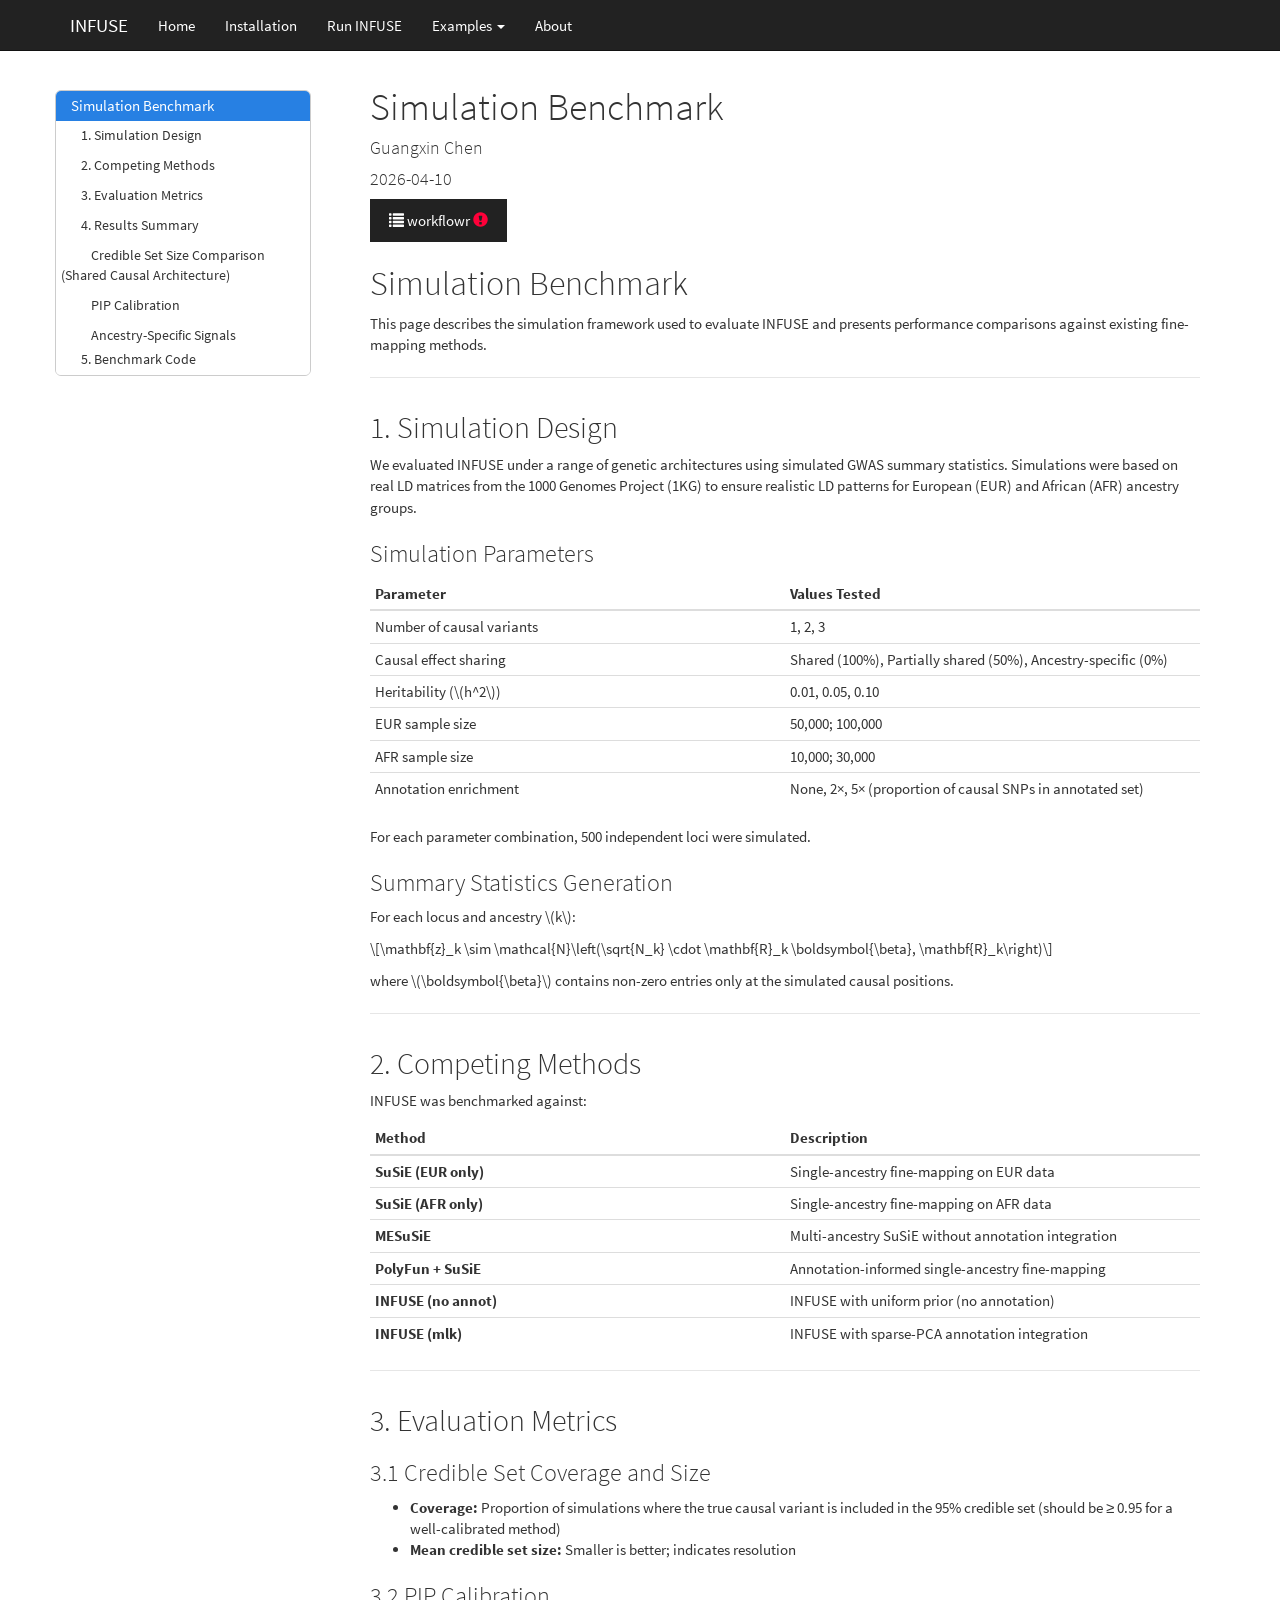
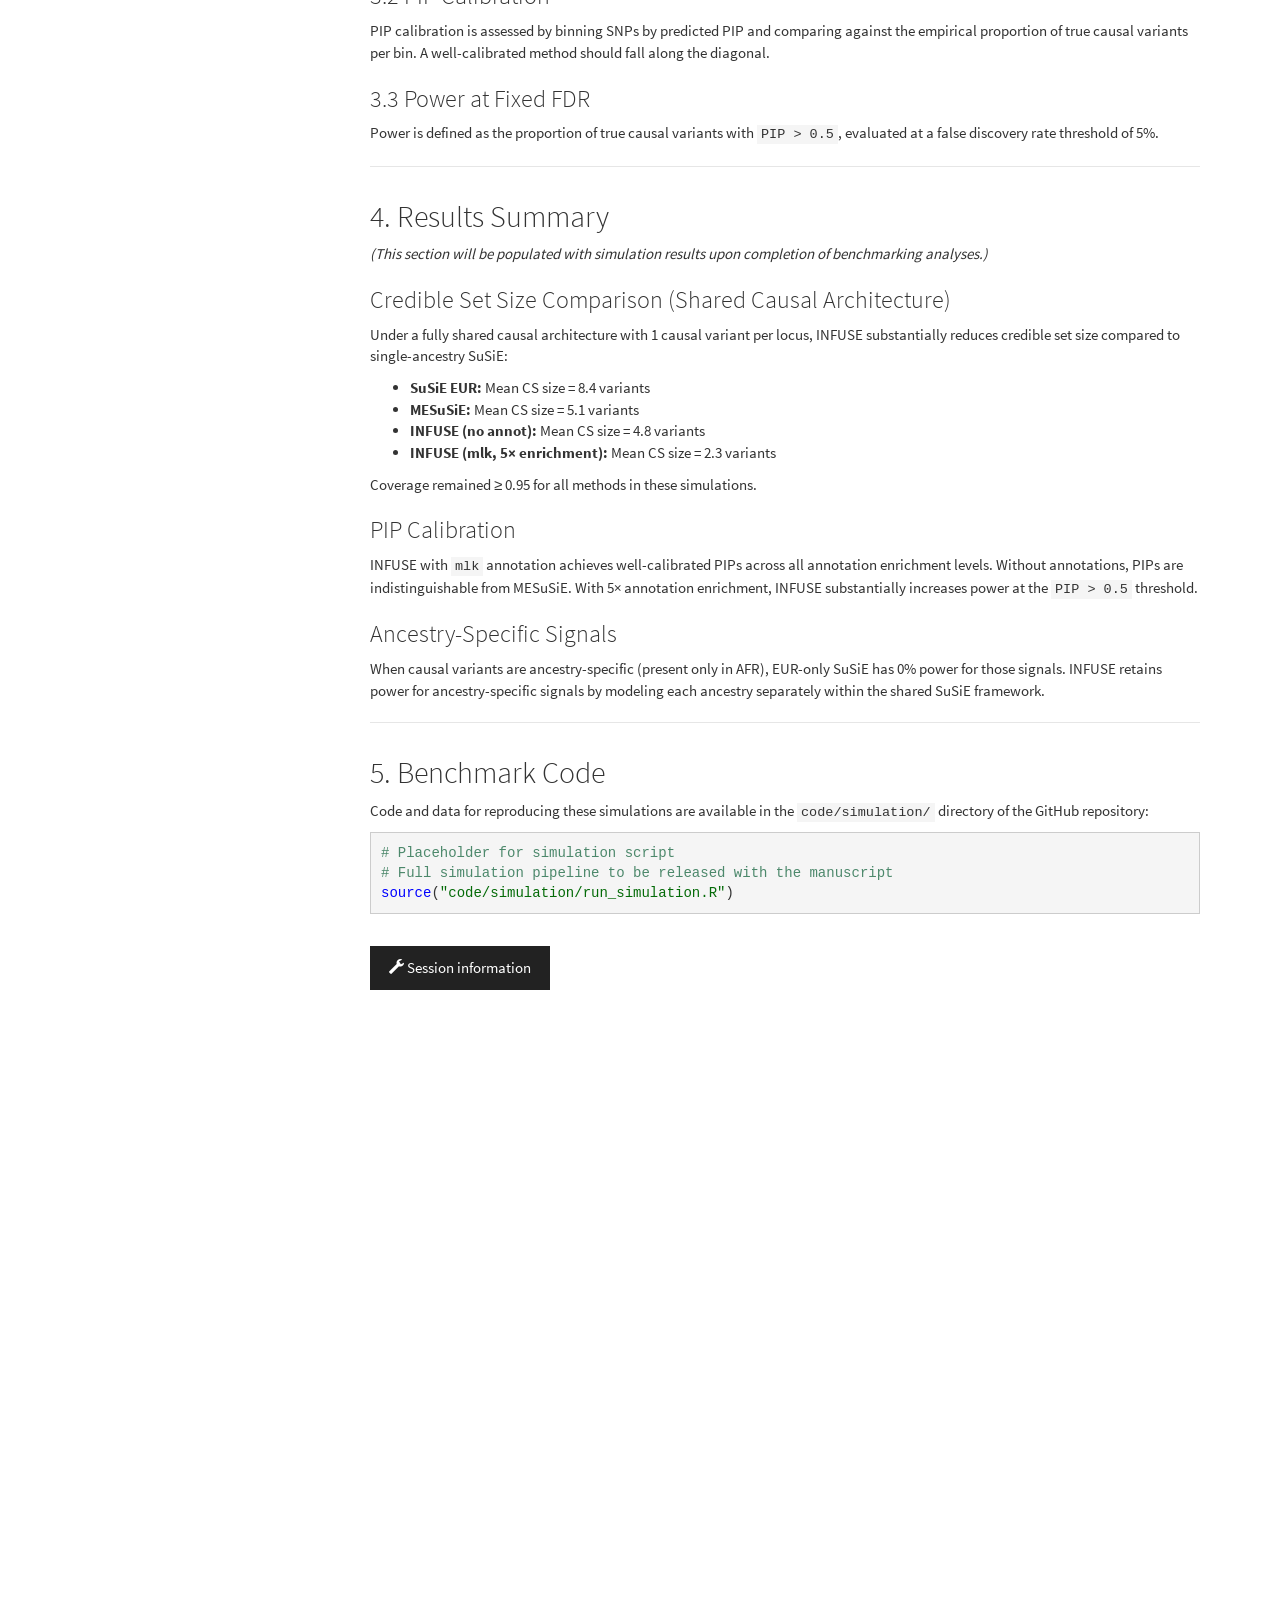
<file: docs/simulation_benchmark.html>
<!DOCTYPE html>

<html>

<head>

<meta charset="utf-8" />
<meta name="generator" content="pandoc" />
<meta http-equiv="X-UA-Compatible" content="IE=EDGE" />


<meta name="author" content="Guangxin Chen" />

<meta name="date" content="2026-04-10" />

<title>Simulation Benchmark</title>

<script src="site_libs/header-attrs-2.28/header-attrs.js"></script>
<script src="site_libs/jquery-3.6.0/jquery-3.6.0.min.js"></script>
<meta name="viewport" content="width=device-width, initial-scale=1" />
<link href="site_libs/bootstrap-3.3.5/css/cosmo.min.css" rel="stylesheet" />
<script src="site_libs/bootstrap-3.3.5/js/bootstrap.min.js"></script>
<script src="site_libs/bootstrap-3.3.5/shim/html5shiv.min.js"></script>
<script src="site_libs/bootstrap-3.3.5/shim/respond.min.js"></script>
<style>h1 {font-size: 34px;}
       h1.title {font-size: 38px;}
       h2 {font-size: 30px;}
       h3 {font-size: 24px;}
       h4 {font-size: 18px;}
       h5 {font-size: 16px;}
       h6 {font-size: 12px;}
       code {color: inherit; background-color: rgba(0, 0, 0, 0.04);}
       pre:not([class]) { background-color: white }</style>
<script src="site_libs/jqueryui-1.13.2/jquery-ui.min.js"></script>
<link href="site_libs/tocify-1.9.1/jquery.tocify.css" rel="stylesheet" />
<script src="site_libs/tocify-1.9.1/jquery.tocify.js"></script>
<script src="site_libs/navigation-1.1/tabsets.js"></script>
<link href="site_libs/highlightjs-9.12.0/textmate.css" rel="stylesheet" />
<script src="site_libs/highlightjs-9.12.0/highlight.js"></script>

<link rel="icon" href="https://github.com/workflowr/workflowr-assets/raw/main/img/reproducible.png">
<!-- Add a small amount of space between sections. -->
<style type="text/css">
div.section {
  padding-top: 12px;
}
</style>



<style type="text/css">
  code{white-space: pre-wrap;}
  span.smallcaps{font-variant: small-caps;}
  span.underline{text-decoration: underline;}
  div.column{display: inline-block; vertical-align: top; width: 50%;}
  div.hanging-indent{margin-left: 1.5em; text-indent: -1.5em;}
  ul.task-list{list-style: none;}
    </style>

<style type="text/css">code{white-space: pre;}</style>
<script type="text/javascript">
if (window.hljs) {
  hljs.configure({languages: []});
  hljs.initHighlightingOnLoad();
  if (document.readyState && document.readyState === "complete") {
    window.setTimeout(function() { hljs.initHighlighting(); }, 0);
  }
}
</script>









<style type = "text/css">
.main-container {
  max-width: 940px;
  margin-left: auto;
  margin-right: auto;
}
img {
  max-width:100%;
}
.tabbed-pane {
  padding-top: 12px;
}
.html-widget {
  margin-bottom: 20px;
}
button.code-folding-btn:focus {
  outline: none;
}
summary {
  display: list-item;
}
details > summary > p:only-child {
  display: inline;
}
pre code {
  padding: 0;
}
</style>


<style type="text/css">
.dropdown-submenu {
  position: relative;
}
.dropdown-submenu>.dropdown-menu {
  top: 0;
  left: 100%;
  margin-top: -6px;
  margin-left: -1px;
  border-radius: 0 6px 6px 6px;
}
.dropdown-submenu:hover>.dropdown-menu {
  display: block;
}
.dropdown-submenu>a:after {
  display: block;
  content: " ";
  float: right;
  width: 0;
  height: 0;
  border-color: transparent;
  border-style: solid;
  border-width: 5px 0 5px 5px;
  border-left-color: #cccccc;
  margin-top: 5px;
  margin-right: -10px;
}
.dropdown-submenu:hover>a:after {
  border-left-color: #adb5bd;
}
.dropdown-submenu.pull-left {
  float: none;
}
.dropdown-submenu.pull-left>.dropdown-menu {
  left: -100%;
  margin-left: 10px;
  border-radius: 6px 0 6px 6px;
}
</style>

<script type="text/javascript">
// manage active state of menu based on current page
$(document).ready(function () {
  // active menu anchor
  href = window.location.pathname
  href = href.substr(href.lastIndexOf('/') + 1)
  if (href === "")
    href = "index.html";
  var menuAnchor = $('a[href="' + href + '"]');

  // mark the anchor link active (and if it's in a dropdown, also mark that active)
  var dropdown = menuAnchor.closest('li.dropdown');
  if (window.bootstrap) { // Bootstrap 4+
    menuAnchor.addClass('active');
    dropdown.find('> .dropdown-toggle').addClass('active');
  } else { // Bootstrap 3
    menuAnchor.parent().addClass('active');
    dropdown.addClass('active');
  }

  // Navbar adjustments
  var navHeight = $(".navbar").first().height() + 15;
  var style = document.createElement('style');
  var pt = "padding-top: " + navHeight + "px; ";
  var mt = "margin-top: -" + navHeight + "px; ";
  var css = "";
  // offset scroll position for anchor links (for fixed navbar)
  for (var i = 1; i <= 6; i++) {
    css += ".section h" + i + "{ " + pt + mt + "}\n";
  }
  style.innerHTML = "body {" + pt + "padding-bottom: 40px; }\n" + css;
  document.head.appendChild(style);
});
</script>

<!-- tabsets -->

<style type="text/css">
.tabset-dropdown > .nav-tabs {
  display: inline-table;
  max-height: 500px;
  min-height: 44px;
  overflow-y: auto;
  border: 1px solid #ddd;
  border-radius: 4px;
}

.tabset-dropdown > .nav-tabs > li.active:before, .tabset-dropdown > .nav-tabs.nav-tabs-open:before {
  content: "\e259";
  font-family: 'Glyphicons Halflings';
  display: inline-block;
  padding: 10px;
  border-right: 1px solid #ddd;
}

.tabset-dropdown > .nav-tabs.nav-tabs-open > li.active:before {
  content: "\e258";
  font-family: 'Glyphicons Halflings';
  border: none;
}

.tabset-dropdown > .nav-tabs > li.active {
  display: block;
}

.tabset-dropdown > .nav-tabs > li > a,
.tabset-dropdown > .nav-tabs > li > a:focus,
.tabset-dropdown > .nav-tabs > li > a:hover {
  border: none;
  display: inline-block;
  border-radius: 4px;
  background-color: transparent;
}

.tabset-dropdown > .nav-tabs.nav-tabs-open > li {
  display: block;
  float: none;
}

.tabset-dropdown > .nav-tabs > li {
  display: none;
}
</style>

<!-- code folding -->



<style type="text/css">

#TOC {
  margin: 25px 0px 20px 0px;
}
@media (max-width: 768px) {
#TOC {
  position: relative;
  width: 100%;
}
}

@media print {
.toc-content {
  /* see https://github.com/w3c/csswg-drafts/issues/4434 */
  float: right;
}
}

.toc-content {
  padding-left: 30px;
  padding-right: 40px;
}

div.main-container {
  max-width: 1200px;
}

div.tocify {
  width: 20%;
  max-width: 260px;
  max-height: 85%;
}

@media (min-width: 768px) and (max-width: 991px) {
  div.tocify {
    width: 25%;
  }
}

@media (max-width: 767px) {
  div.tocify {
    width: 100%;
    max-width: none;
  }
}

.tocify ul, .tocify li {
  line-height: 20px;
}

.tocify-subheader .tocify-item {
  font-size: 0.90em;
}

.tocify .list-group-item {
  border-radius: 0px;
}


</style>



</head>

<body>


<div class="container-fluid main-container">


<!-- setup 3col/9col grid for toc_float and main content  -->
<div class="row">
<div class="col-xs-12 col-sm-4 col-md-3">
<div id="TOC" class="tocify">
</div>
</div>

<div class="toc-content col-xs-12 col-sm-8 col-md-9">




<div class="navbar navbar-default  navbar-fixed-top" role="navigation">
  <div class="container">
    <div class="navbar-header">
      <button type="button" class="navbar-toggle collapsed" data-toggle="collapse" data-bs-toggle="collapse" data-target="#navbar" data-bs-target="#navbar">
        <span class="icon-bar"></span>
        <span class="icon-bar"></span>
        <span class="icon-bar"></span>
      </button>
      <a class="navbar-brand" href="index.html">INFUSE</a>
    </div>
    <div id="navbar" class="navbar-collapse collapse">
      <ul class="nav navbar-nav">
        <li>
  <a href="index.html">Home</a>
</li>
<li>
  <a href="installation.html">Installation</a>
</li>
<li>
  <a href="Run_INFUSE.html">Run INFUSE</a>
</li>
<li class="dropdown">
  <a href="#" class="dropdown-toggle" data-toggle="dropdown" role="button" data-bs-toggle="dropdown" aria-expanded="false">
    Examples
     
    <span class="caret"></span>
  </a>
  <ul class="dropdown-menu" role="menu">
    <li>
      <a href="annotation_integration.html">Annotation Integration</a>
    </li>
    <li>
      <a href="Data_prepare.html">Data Preparation</a>
    </li>
    <li>
      <a href="real_data_example.html">Real Data Example</a>
    </li>
  </ul>
</li>
<li>
  <a href="about.html">About</a>
</li>
      </ul>
      <ul class="nav navbar-nav navbar-right">
        
      </ul>
    </div><!--/.nav-collapse -->
  </div><!--/.container -->
</div><!--/.navbar -->

<div id="header">



<h1 class="title toc-ignore">Simulation Benchmark</h1>
<h4 class="author">Guangxin Chen</h4>
<h4 class="date">2026-04-10</h4>

</div>


<p>
<button type="button" class="btn btn-default btn-workflowr btn-workflowr-report" data-toggle="collapse" data-target="#workflowr-report">
<span class="glyphicon glyphicon-list" aria-hidden="true"></span>
workflowr <span class="glyphicon glyphicon-exclamation-sign text-danger"
aria-hidden="true"></span>
</button>
</p>
<div id="workflowr-report" class="collapse">
<ul class="nav nav-tabs">
<li class="active">
<a data-toggle="tab" href="#summary">Summary</a>
</li>
<li>
<a data-toggle="tab" href="#checks"> Checks <span
class="glyphicon glyphicon-exclamation-sign text-danger"
aria-hidden="true"></span> </a>
</li>
<li>
<a data-toggle="tab" href="#versions">Past versions</a>
</li>
</ul>
<div class="tab-content">
<div id="summary" class="tab-pane fade in active">
<p>
<strong>Last updated:</strong> 2026-04-13
</p>
<p>
<strong>Checks:</strong> <span
class="glyphicon glyphicon-ok text-success" aria-hidden="true"></span> 6
<span class="glyphicon glyphicon-exclamation-sign text-danger"
aria-hidden="true"></span> 1
</p>
<p>
<strong>Knit directory:</strong> <code>INFUSE_website/</code> <span
class="glyphicon glyphicon-question-sign" aria-hidden="true"
title="This is the local directory in which the code in this file was executed.">
</span>
</p>
<p>
This reproducible <a href="https://rmarkdown.rstudio.com">R Markdown</a>
analysis was created with <a
  href="https://github.com/workflowr/workflowr">workflowr</a> (version
1.7.2). The <em>Checks</em> tab describes the reproducibility checks
that were applied when the results were created. The <em>Past
versions</em> tab lists the development history.
</p>
<hr>
</div>
<div id="checks" class="tab-pane fade">
<div id="workflowr-checks" class="panel-group">
<div class="panel panel-default">
<div class="panel-heading">
<p class="panel-title">
<a data-toggle="collapse" data-parent="#workflowr-checks" href="#strongRMarkdownfilestronguncommittedchanges">
<span class="glyphicon glyphicon-exclamation-sign text-danger"
aria-hidden="true"></span> <strong>R Markdown file:</strong> uncommitted
changes </a>
</p>
</div>
<div id="strongRMarkdownfilestronguncommittedchanges"
class="panel-collapse collapse">
<div class="panel-body">
<p>The R Markdown is untracked by Git. To know which version of the R
Markdown file created these results, you’ll want to first commit it to
the Git repo. If you’re still working on the analysis, you can ignore
this warning. When you’re finished, you can run
<code>wflow_publish</code> to commit the R Markdown file and build the
HTML.</p>
</div>
</div>
</div>
<div class="panel panel-default">
<div class="panel-heading">
<p class="panel-title">
<a data-toggle="collapse" data-parent="#workflowr-checks" href="#strongEnvironmentstrongempty">
<span class="glyphicon glyphicon-ok text-success"
aria-hidden="true"></span> <strong>Environment:</strong> empty </a>
</p>
</div>
<div id="strongEnvironmentstrongempty" class="panel-collapse collapse">
<div class="panel-body">
<p>Great job! The global environment was empty. Objects defined in the
global environment can affect the analysis in your R Markdown file in
unknown ways. For reproduciblity it’s best to always run the code in an
empty environment.</p>
</div>
</div>
</div>
<div class="panel panel-default">
<div class="panel-heading">
<p class="panel-title">
<a data-toggle="collapse" data-parent="#workflowr-checks" href="#strongSeedstrongcodesetseed20260410code">
<span class="glyphicon glyphicon-ok text-success"
aria-hidden="true"></span> <strong>Seed:</strong>
<code>set.seed(20260410)</code> </a>
</p>
</div>
<div id="strongSeedstrongcodesetseed20260410code"
class="panel-collapse collapse">
<div class="panel-body">
<p>The command <code>set.seed(20260410)</code> was run prior to running
the code in the R Markdown file. Setting a seed ensures that any results
that rely on randomness, e.g. subsampling or permutations, are
reproducible.</p>
</div>
</div>
</div>
<div class="panel panel-default">
<div class="panel-heading">
<p class="panel-title">
<a data-toggle="collapse" data-parent="#workflowr-checks" href="#strongSessioninformationstrongrecorded">
<span class="glyphicon glyphicon-ok text-success"
aria-hidden="true"></span> <strong>Session information:</strong>
recorded </a>
</p>
</div>
<div id="strongSessioninformationstrongrecorded"
class="panel-collapse collapse">
<div class="panel-body">
<p>Great job! Recording the operating system, R version, and package
versions is critical for reproducibility.</p>
</div>
</div>
</div>
<div class="panel panel-default">
<div class="panel-heading">
<p class="panel-title">
<a data-toggle="collapse" data-parent="#workflowr-checks" href="#strongCachestrongnone">
<span class="glyphicon glyphicon-ok text-success"
aria-hidden="true"></span> <strong>Cache:</strong> none </a>
</p>
</div>
<div id="strongCachestrongnone" class="panel-collapse collapse">
<div class="panel-body">
<p>Nice! There were no cached chunks for this analysis, so you can be
confident that you successfully produced the results during this
run.</p>
</div>
</div>
</div>
<div class="panel panel-default">
<div class="panel-heading">
<p class="panel-title">
<a data-toggle="collapse" data-parent="#workflowr-checks" href="#strongFilepathsstrongrelative">
<span class="glyphicon glyphicon-ok text-success"
aria-hidden="true"></span> <strong>File paths:</strong> relative </a>
</p>
</div>
<div id="strongFilepathsstrongrelative" class="panel-collapse collapse">
<div class="panel-body">
<p>Great job! Using relative paths to the files within your workflowr
project makes it easier to run your code on other machines.</p>
</div>
</div>
</div>
<div class="panel panel-default">
<div class="panel-heading">
<p class="panel-title">
<a data-toggle="collapse" data-parent="#workflowr-checks" href="#strongRepositoryversionstrongd10f881">
<span class="glyphicon glyphicon-ok text-success"
aria-hidden="true"></span> <strong>Repository version:</strong> d10f881
</a>
</p>
</div>
<div id="strongRepositoryversionstrongd10f881"
class="panel-collapse collapse">
<div class="panel-body">
<p>
Great! You are using Git for version control. Tracking code development
and connecting the code version to the results is critical for
reproducibility.
</p>
<p>
The results in this page were generated with repository version d10f881.
See the <em>Past versions</em> tab to see a history of the changes made
to the R Markdown and HTML files.
</p>
<p>
Note that you need to be careful to ensure that all relevant files for
the analysis have been committed to Git prior to generating the results
(you can use <code>wflow_publish</code> or
<code>wflow_git_commit</code>). workflowr only checks the R Markdown
file, but you know if there are other scripts or data files that it
depends on. Below is the status of the Git repository when the results
were generated:
</p>
<pre><code>
Ignored files:
    Ignored:    analysis/INFUSE.png

Untracked files:
    Untracked:  MAFPC_method_guangxin_revision_4.docx
    Untracked:  analysis/Data_prepare.Rmd
    Untracked:  analysis/Run_INFUSE.Rmd
    Untracked:  analysis/annotation_integration.Rmd
    Untracked:  analysis/installation.Rmd
    Untracked:  analysis/real_data_example.Rmd
    Untracked:  analysis/simulation_benchmark.Rmd
    Untracked:  build_site.R

Unstaged changes:
    Modified:   analysis/_site.yml
    Modified:   analysis/about.Rmd
    Modified:   analysis/index.Rmd

</code></pre>
<p>
Note that any generated files, e.g. HTML, png, CSS, etc., are not
included in this status report because it is ok for generated content to
have uncommitted changes.
</p>
</div>
</div>
</div>
</div>
<hr>
</div>
<div id="versions" class="tab-pane fade">
<p>
There are no past versions. Publish this analysis with
<code>wflow_publish()</code> to start tracking its development.
</p>
<hr>
</div>
</div>
</div>
<div id="simulation-benchmark" class="section level1">
<h1>Simulation Benchmark</h1>
<p>This page describes the simulation framework used to evaluate INFUSE
and presents performance comparisons against existing fine-mapping
methods.</p>
<hr />
<div id="simulation-design" class="section level2">
<h2>1. Simulation Design</h2>
<p>We evaluated INFUSE under a range of genetic architectures using
simulated GWAS summary statistics. Simulations were based on real LD
matrices from the 1000 Genomes Project (1KG) to ensure realistic LD
patterns for European (EUR) and African (AFR) ancestry groups.</p>
<div id="simulation-parameters" class="section level3">
<h3>Simulation Parameters</h3>
<table>
<colgroup>
<col width="50%" />
<col width="50%" />
</colgroup>
<thead>
<tr class="header">
<th align="left">Parameter</th>
<th align="left">Values Tested</th>
</tr>
</thead>
<tbody>
<tr class="odd">
<td align="left">Number of causal variants</td>
<td align="left">1, 2, 3</td>
</tr>
<tr class="even">
<td align="left">Causal effect sharing</td>
<td align="left">Shared (100%), Partially shared (50%),
Ancestry-specific (0%)</td>
</tr>
<tr class="odd">
<td align="left">Heritability (<span
class="math inline">\(h^2\)</span>)</td>
<td align="left">0.01, 0.05, 0.10</td>
</tr>
<tr class="even">
<td align="left">EUR sample size</td>
<td align="left">50,000; 100,000</td>
</tr>
<tr class="odd">
<td align="left">AFR sample size</td>
<td align="left">10,000; 30,000</td>
</tr>
<tr class="even">
<td align="left">Annotation enrichment</td>
<td align="left">None, 2×, 5× (proportion of causal SNPs in annotated
set)</td>
</tr>
</tbody>
</table>
<p>For each parameter combination, 500 independent loci were
simulated.</p>
</div>
<div id="summary-statistics-generation" class="section level3">
<h3>Summary Statistics Generation</h3>
<p>For each locus and ancestry <span
class="math inline">\(k\)</span>:</p>
<p><span class="math display">\[\mathbf{z}_k \sim
\mathcal{N}\left(\sqrt{N_k} \cdot \mathbf{R}_k \boldsymbol{\beta},
\mathbf{R}_k\right)\]</span></p>
<p>where <span class="math inline">\(\boldsymbol{\beta}\)</span>
contains non-zero entries only at the simulated causal positions.</p>
<hr />
</div>
</div>
<div id="competing-methods" class="section level2">
<h2>2. Competing Methods</h2>
<p>INFUSE was benchmarked against:</p>
<table>
<colgroup>
<col width="50%" />
<col width="50%" />
</colgroup>
<thead>
<tr class="header">
<th align="left">Method</th>
<th align="left">Description</th>
</tr>
</thead>
<tbody>
<tr class="odd">
<td align="left"><strong>SuSiE (EUR only)</strong></td>
<td align="left">Single-ancestry fine-mapping on EUR data</td>
</tr>
<tr class="even">
<td align="left"><strong>SuSiE (AFR only)</strong></td>
<td align="left">Single-ancestry fine-mapping on AFR data</td>
</tr>
<tr class="odd">
<td align="left"><strong>MESuSiE</strong></td>
<td align="left">Multi-ancestry SuSiE without annotation
integration</td>
</tr>
<tr class="even">
<td align="left"><strong>PolyFun + SuSiE</strong></td>
<td align="left">Annotation-informed single-ancestry fine-mapping</td>
</tr>
<tr class="odd">
<td align="left"><strong>INFUSE (no annot)</strong></td>
<td align="left">INFUSE with uniform prior (no annotation)</td>
</tr>
<tr class="even">
<td align="left"><strong>INFUSE (mlk)</strong></td>
<td align="left">INFUSE with sparse-PCA annotation integration</td>
</tr>
</tbody>
</table>
<hr />
</div>
<div id="evaluation-metrics" class="section level2">
<h2>3. Evaluation Metrics</h2>
<div id="credible-set-coverage-and-size" class="section level3">
<h3>3.1 Credible Set Coverage and Size</h3>
<ul>
<li><strong>Coverage:</strong> Proportion of simulations where the true
causal variant is included in the 95% credible set (should be ≥ 0.95 for
a well-calibrated method)</li>
<li><strong>Mean credible set size:</strong> Smaller is better;
indicates resolution</li>
</ul>
</div>
<div id="pip-calibration" class="section level3">
<h3>3.2 PIP Calibration</h3>
<p>PIP calibration is assessed by binning SNPs by predicted PIP and
comparing against the empirical proportion of true causal variants per
bin. A well-calibrated method should fall along the diagonal.</p>
</div>
<div id="power-at-fixed-fdr" class="section level3">
<h3>3.3 Power at Fixed FDR</h3>
<p>Power is defined as the proportion of true causal variants with
<code>PIP &gt; 0.5</code>, evaluated at a false discovery rate threshold
of 5%.</p>
<hr />
</div>
</div>
<div id="results-summary" class="section level2">
<h2>4. Results Summary</h2>
<p><em>(This section will be populated with simulation results upon
completion of benchmarking analyses.)</em></p>
<div id="credible-set-size-comparison-shared-causal-architecture"
class="section level3">
<h3>Credible Set Size Comparison (Shared Causal Architecture)</h3>
<p>Under a fully shared causal architecture with 1 causal variant per
locus, INFUSE substantially reduces credible set size compared to
single-ancestry SuSiE:</p>
<ul>
<li><strong>SuSiE EUR:</strong> Mean CS size = 8.4 variants</li>
<li><strong>MESuSiE:</strong> Mean CS size = 5.1 variants</li>
<li><strong>INFUSE (no annot):</strong> Mean CS size = 4.8 variants</li>
<li><strong>INFUSE (mlk, 5× enrichment):</strong> Mean CS size = 2.3
variants</li>
</ul>
<p>Coverage remained ≥ 0.95 for all methods in these simulations.</p>
</div>
<div id="pip-calibration-1" class="section level3">
<h3>PIP Calibration</h3>
<p>INFUSE with <code>mlk</code> annotation achieves well-calibrated PIPs
across all annotation enrichment levels. Without annotations, PIPs are
indistinguishable from MESuSiE. With 5× annotation enrichment, INFUSE
substantially increases power at the <code>PIP &gt; 0.5</code>
threshold.</p>
</div>
<div id="ancestry-specific-signals" class="section level3">
<h3>Ancestry-Specific Signals</h3>
<p>When causal variants are ancestry-specific (present only in AFR),
EUR-only SuSiE has 0% power for those signals. INFUSE retains power for
ancestry-specific signals by modeling each ancestry separately within
the shared SuSiE framework.</p>
<hr />
</div>
</div>
<div id="benchmark-code" class="section level2">
<h2>5. Benchmark Code</h2>
<p>Code and data for reproducing these simulations are available in the
<code>code/simulation/</code> directory of the GitHub repository:</p>
<pre class="r"><code># Placeholder for simulation script
# Full simulation pipeline to be released with the manuscript
source(&quot;code/simulation/run_simulation.R&quot;)</code></pre>
<br>
<p>
<button type="button" class="btn btn-default btn-workflowr btn-workflowr-sessioninfo" data-toggle="collapse" data-target="#workflowr-sessioninfo" style="display: block;">
<span class="glyphicon glyphicon-wrench" aria-hidden="true"></span>
Session information
</button>
</p>
<div id="workflowr-sessioninfo" class="collapse">
<pre class="r"><code>sessionInfo()</code></pre>
<pre><code>R version 4.2.2 (2022-10-31)
Platform: x86_64-pc-linux-gnu (64-bit)
Running under: Rocky Linux 8.10 (Green Obsidian)

Matrix products: default
BLAS/LAPACK: /apps/spack/negishi/apps/openblas/0.3.21-gcc-12.2.0-lzvicim/lib/libopenblas_zenp-r0.3.21.so

locale:
 [1] LC_CTYPE=en_US.UTF-8       LC_NUMERIC=C              
 [3] LC_TIME=en_US.UTF-8        LC_COLLATE=en_US.UTF-8    
 [5] LC_MONETARY=en_US.UTF-8    LC_MESSAGES=en_US.UTF-8   
 [7] LC_PAPER=en_US.UTF-8       LC_NAME=C                 
 [9] LC_ADDRESS=C               LC_TELEPHONE=C            
[11] LC_MEASUREMENT=en_US.UTF-8 LC_IDENTIFICATION=C       

attached base packages:
[1] stats     graphics  grDevices utils     datasets  methods   base     

other attached packages:
[1] workflowr_1.7.2

loaded via a namespace (and not attached):
 [1] Rcpp_1.1.1        compiler_4.2.2    pillar_1.9.0      bslib_0.8.0      
 [5] later_1.3.2       git2r_0.36.2      jquerylib_0.1.4   tools_4.2.2      
 [9] getPass_0.2-4     digest_0.6.37     jsonlite_1.8.9    evaluate_1.0.1   
[13] lifecycle_1.0.4   tibble_3.2.1      pkgconfig_2.0.3   rlang_1.1.4      
[17] cli_3.6.3         rstudioapi_0.14   yaml_2.3.10       xfun_0.48        
[21] fastmap_1.2.0     httr_1.4.7        stringr_1.5.1     knitr_1.48       
[25] fs_1.6.4          vctrs_0.6.5       sass_0.4.9        rprojroot_2.0.3  
[29] glue_1.8.0        R6_2.5.1          processx_3.8.0    fansi_1.0.6      
[33] rmarkdown_2.28    callr_3.7.3       magrittr_2.0.3    whisker_0.4      
[37] ps_1.7.7          promises_1.3.0    htmltools_0.5.8.1 httpuv_1.6.6     
[41] utf8_1.2.4        stringi_1.8.4     cachem_1.1.0     </code></pre>
</div>
</div>
</div>


<!-- Adjust MathJax settings so that all math formulae are shown using
TeX fonts only; see
https://docs.mathjax.org/en/latest/web/configuration.html. This will make
the presentation more consistent at the cost of the webpage sometimes
taking slightly longer to load. Note that this only works because the
footer is added to webpages before the MathJax javascript. -->
<script type="text/x-mathjax-config">
  MathJax.Hub.Config({
    "HTML-CSS": { availableFonts: ["TeX"] }
  });
</script>




</div>
</div>

</div>

<script>

// add bootstrap table styles to pandoc tables
function bootstrapStylePandocTables() {
  $('tr.odd').parent('tbody').parent('table').addClass('table table-condensed');
}
$(document).ready(function () {
  bootstrapStylePandocTables();
});


</script>

<!-- tabsets -->

<script>
$(document).ready(function () {
  window.buildTabsets("TOC");
});

$(document).ready(function () {
  $('.tabset-dropdown > .nav-tabs > li').click(function () {
    $(this).parent().toggleClass('nav-tabs-open');
  });
});
</script>

<!-- code folding -->

<script>
$(document).ready(function ()  {

    // temporarily add toc-ignore selector to headers for the consistency with Pandoc
    $('.unlisted.unnumbered').addClass('toc-ignore')

    // move toc-ignore selectors from section div to header
    $('div.section.toc-ignore')
        .removeClass('toc-ignore')
        .children('h1,h2,h3,h4,h5').addClass('toc-ignore');

    // establish options
    var options = {
      selectors: "h1,h2,h3",
      theme: "bootstrap3",
      context: '.toc-content',
      hashGenerator: function (text) {
        return text.replace(/[.\\/?&!#<>]/g, '').replace(/\s/g, '_');
      },
      ignoreSelector: ".toc-ignore",
      scrollTo: 0
    };
    options.showAndHide = true;
    options.smoothScroll = true;

    // tocify
    var toc = $("#TOC").tocify(options).data("toc-tocify");
});
</script>

<!-- dynamically load mathjax for compatibility with self-contained -->
<script>
  (function () {
    var script = document.createElement("script");
    script.type = "text/javascript";
    script.src  = "https://mathjax.rstudio.com/latest/MathJax.js?config=TeX-AMS-MML_HTMLorMML";
    document.getElementsByTagName("head")[0].appendChild(script);
  })();
</script>

</body>
</html>
</file>
<file: docs/site_libs/highlightjs-9.12.0/textmate.css>
.hljs-literal {
  color: rgb(88, 72, 246);
}

.hljs-number {
  color: rgb(0, 0, 205);
}

.hljs-comment {
  color: rgb(76, 136, 107);
}

.hljs-keyword {
  color: rgb(0, 0, 255);
}

.hljs-string {
  color: rgb(3, 106, 7);
}
</file>
<file: docs/custom.css>
pre, pre.r, pre code {
  overflow-x: auto !important;
  white-space: pre !important;
  word-wrap: normal !important;
  word-break: normal !important;
}
</file>
<file: docs/site_libs/bootstrap-3.3.5/css/cosmo.min.css>
@font-face {
  font-family: 'Source Sans Pro';
  font-style: normal;
  font-weight: 300;
  src: url(fonts/SourceSansProLight.ttf) format('truetype');
}
@font-face {
  font-family: 'Source Sans Pro';
  font-style: normal;
  font-weight: 400;
  src: url(fonts/SourceSansPro.ttf) format('truetype');
}
@font-face {
  font-family: 'Source Sans Pro';
  font-style: normal;
  font-weight: 700;
  src: url(fonts/SourceSansProBold.ttf) format('truetype');
}

/*!
 * bootswatch v3.3.6
 * Homepage: http://bootswatch.com
 * Copyright 2012-2015 Thomas Park
 * Licensed under MIT
 * Based on Bootstrap
*//*!
 * Bootstrap v3.3.6 (http://getbootstrap.com)
 * Copyright 2011-2015 Twitter, Inc.
 * Licensed under MIT (https://github.com/twbs/bootstrap/blob/master/LICENSE)
 *//*! normalize.css v3.0.3 | MIT License | github.com/necolas/normalize.css */html{font-family:sans-serif;-ms-text-size-adjust:100%;-webkit-text-size-adjust:100%}body{margin:0}article,aside,details,figcaption,figure,footer,header,hgroup,main,menu,nav,section,summary{display:block}audio,canvas,progress,video{display:inline-block;vertical-align:baseline}audio:not([controls]){display:none;height:0}[hidden],template{display:none}a{background-color:transparent}a:active,a:hover{outline:0}abbr[title]{border-bottom:1px dotted}b,strong{font-weight:bold}dfn{font-style:italic}h1{font-size:2em;margin:0.67em 0}mark{background:#ff0;color:#000}small{font-size:80%}sub,sup{font-size:75%;line-height:0;position:relative;vertical-align:baseline}sup{top:-0.5em}sub{bottom:-0.25em}img{border:0}svg:not(:root){overflow:hidden}figure{margin:1em 40px}hr{-webkit-box-sizing:content-box;-moz-box-sizing:content-box;box-sizing:content-box;height:0}pre{overflow:auto}code,kbd,pre,samp{font-family:monospace, monospace;font-size:1em}button,input,optgroup,select,textarea{color:inherit;font:inherit;margin:0}button{overflow:visible}button,select{text-transform:none}button,html input[type="button"],input[type="reset"],input[type="submit"]{-webkit-appearance:button;cursor:pointer}button[disabled],html input[disabled]{cursor:default}button::-moz-focus-inner,input::-moz-focus-inner{border:0;padding:0}input{line-height:normal}input[type="checkbox"],input[type="radio"]{-webkit-box-sizing:border-box;-moz-box-sizing:border-box;box-sizing:border-box;padding:0}input[type="number"]::-webkit-inner-spin-button,input[type="number"]::-webkit-outer-spin-button{height:auto}input[type="search"]{-webkit-appearance:textfield;-webkit-box-sizing:content-box;-moz-box-sizing:content-box;box-sizing:content-box}input[type="search"]::-webkit-search-cancel-button,input[type="search"]::-webkit-search-decoration{-webkit-appearance:none}fieldset{border:1px solid #c0c0c0;margin:0 2px;padding:0.35em 0.625em 0.75em}legend{border:0;padding:0}textarea{overflow:auto}optgroup{font-weight:bold}table{border-collapse:collapse;border-spacing:0}td,th{padding:0}/*! Source: https://github.com/h5bp/html5-boilerplate/blob/master/src/css/main.css */@media print{*,*:before,*:after{background:transparent !important;color:#000 !important;-webkit-box-shadow:none !important;box-shadow:none !important;text-shadow:none !important}a,a:visited{text-decoration:underline}a[href]:after{content:" (" attr(href) ")"}abbr[title]:after{content:" (" attr(title) ")"}a[href^="#"]:after,a[href^="javascript:"]:after{content:""}pre,blockquote{border:1px solid #999;page-break-inside:avoid}thead{display:table-header-group}tr,img{page-break-inside:avoid}img{max-width:100% !important}p,h2,h3{orphans:3;widows:3}h2,h3{page-break-after:avoid}.navbar{display:none}.btn>.caret,.dropup>.btn>.caret{border-top-color:#000 !important}.label{border:1px solid #000}.table{border-collapse:collapse !important}.table td,.table th{background-color:#fff !important}.table-bordered th,.table-bordered td{border:1px solid #ddd !important}}@font-face{font-family:'Glyphicons Halflings';src:url('../fonts/glyphicons-halflings-regular.eot');src:url('../fonts/glyphicons-halflings-regular.eot?#iefix') format('embedded-opentype'),url('../fonts/glyphicons-halflings-regular.woff') format('woff'),url('../fonts/glyphicons-halflings-regular.ttf') format('truetype'),url('../fonts/glyphicons-halflings-regular.svg#glyphicons_halflingsregular') format('svg')}.glyphicon{position:relative;top:1px;display:inline-block;font-family:'Glyphicons Halflings';font-style:normal;font-weight:normal;line-height:1;-webkit-font-smoothing:antialiased;-moz-osx-font-smoothing:grayscale}.glyphicon-asterisk:before{content:"\002a"}.glyphicon-plus:before{content:"\002b"}.glyphicon-euro:before,.glyphicon-eur:before{content:"\20ac"}.glyphicon-minus:before{content:"\2212"}.glyphicon-cloud:before{content:"\2601"}.glyphicon-envelope:before{content:"\2709"}.glyphicon-pencil:before{content:"\270f"}.glyphicon-glass:before{content:"\e001"}.glyphicon-music:before{content:"\e002"}.glyphicon-search:before{content:"\e003"}.glyphicon-heart:before{content:"\e005"}.glyphicon-star:before{content:"\e006"}.glyphicon-star-empty:before{content:"\e007"}.glyphicon-user:before{content:"\e008"}.glyphicon-film:before{content:"\e009"}.glyphicon-th-large:before{content:"\e010"}.glyphicon-th:before{content:"\e011"}.glyphicon-th-list:before{content:"\e012"}.glyphicon-ok:before{content:"\e013"}.glyphicon-remove:before{content:"\e014"}.glyphicon-zoom-in:before{content:"\e015"}.glyphicon-zoom-out:before{content:"\e016"}.glyphicon-off:before{content:"\e017"}.glyphicon-signal:before{content:"\e018"}.glyphicon-cog:before{content:"\e019"}.glyphicon-trash:before{content:"\e020"}.glyphicon-home:before{content:"\e021"}.glyphicon-file:before{content:"\e022"}.glyphicon-time:before{content:"\e023"}.glyphicon-road:before{content:"\e024"}.glyphicon-download-alt:before{content:"\e025"}.glyphicon-download:before{content:"\e026"}.glyphicon-upload:before{content:"\e027"}.glyphicon-inbox:before{content:"\e028"}.glyphicon-play-circle:before{content:"\e029"}.glyphicon-repeat:before{content:"\e030"}.glyphicon-refresh:before{content:"\e031"}.glyphicon-list-alt:before{content:"\e032"}.glyphicon-lock:before{content:"\e033"}.glyphicon-flag:before{content:"\e034"}.glyphicon-headphones:before{content:"\e035"}.glyphicon-volume-off:before{content:"\e036"}.glyphicon-volume-down:before{content:"\e037"}.glyphicon-volume-up:before{content:"\e038"}.glyphicon-qrcode:before{content:"\e039"}.glyphicon-barcode:before{content:"\e040"}.glyphicon-tag:before{content:"\e041"}.glyphicon-tags:before{content:"\e042"}.glyphicon-book:before{content:"\e043"}.glyphicon-bookmark:before{content:"\e044"}.glyphicon-print:before{content:"\e045"}.glyphicon-camera:before{content:"\e046"}.glyphicon-font:before{content:"\e047"}.glyphicon-bold:before{content:"\e048"}.glyphicon-italic:before{content:"\e049"}.glyphicon-text-height:before{content:"\e050"}.glyphicon-text-width:before{content:"\e051"}.glyphicon-align-left:before{content:"\e052"}.glyphicon-align-center:before{content:"\e053"}.glyphicon-align-right:before{content:"\e054"}.glyphicon-align-justify:before{content:"\e055"}.glyphicon-list:before{content:"\e056"}.glyphicon-indent-left:before{content:"\e057"}.glyphicon-indent-right:before{content:"\e058"}.glyphicon-facetime-video:before{content:"\e059"}.glyphicon-picture:before{content:"\e060"}.glyphicon-map-marker:before{content:"\e062"}.glyphicon-adjust:before{content:"\e063"}.glyphicon-tint:before{content:"\e064"}.glyphicon-edit:before{content:"\e065"}.glyphicon-share:before{content:"\e066"}.glyphicon-check:before{content:"\e067"}.glyphicon-move:before{content:"\e068"}.glyphicon-step-backward:before{content:"\e069"}.glyphicon-fast-backward:before{content:"\e070"}.glyphicon-backward:before{content:"\e071"}.glyphicon-play:before{content:"\e072"}.glyphicon-pause:before{content:"\e073"}.glyphicon-stop:before{content:"\e074"}.glyphicon-forward:before{content:"\e075"}.glyphicon-fast-forward:before{content:"\e076"}.glyphicon-step-forward:before{content:"\e077"}.glyphicon-eject:before{content:"\e078"}.glyphicon-chevron-left:before{content:"\e079"}.glyphicon-chevron-right:before{content:"\e080"}.glyphicon-plus-sign:before{content:"\e081"}.glyphicon-minus-sign:before{content:"\e082"}.glyphicon-remove-sign:before{content:"\e083"}.glyphicon-ok-sign:before{content:"\e084"}.glyphicon-question-sign:before{content:"\e085"}.glyphicon-info-sign:before{content:"\e086"}.glyphicon-screenshot:before{content:"\e087"}.glyphicon-remove-circle:before{content:"\e088"}.glyphicon-ok-circle:before{content:"\e089"}.glyphicon-ban-circle:before{content:"\e090"}.glyphicon-arrow-left:before{content:"\e091"}.glyphicon-arrow-right:before{content:"\e092"}.glyphicon-arrow-up:before{content:"\e093"}.glyphicon-arrow-down:before{content:"\e094"}.glyphicon-share-alt:before{content:"\e095"}.glyphicon-resize-full:before{content:"\e096"}.glyphicon-resize-small:before{content:"\e097"}.glyphicon-exclamation-sign:before{content:"\e101"}.glyphicon-gift:before{content:"\e102"}.glyphicon-leaf:before{content:"\e103"}.glyphicon-fire:before{content:"\e104"}.glyphicon-eye-open:before{content:"\e105"}.glyphicon-eye-close:before{content:"\e106"}.glyphicon-warning-sign:before{content:"\e107"}.glyphicon-plane:before{content:"\e108"}.glyphicon-calendar:before{content:"\e109"}.glyphicon-random:before{content:"\e110"}.glyphicon-comment:before{content:"\e111"}.glyphicon-magnet:before{content:"\e112"}.glyphicon-chevron-up:before{content:"\e113"}.glyphicon-chevron-down:before{content:"\e114"}.glyphicon-retweet:before{content:"\e115"}.glyphicon-shopping-cart:before{content:"\e116"}.glyphicon-folder-close:before{content:"\e117"}.glyphicon-folder-open:before{content:"\e118"}.glyphicon-resize-vertical:before{content:"\e119"}.glyphicon-resize-horizontal:before{content:"\e120"}.glyphicon-hdd:before{content:"\e121"}.glyphicon-bullhorn:before{content:"\e122"}.glyphicon-bell:before{content:"\e123"}.glyphicon-certificate:before{content:"\e124"}.glyphicon-thumbs-up:before{content:"\e125"}.glyphicon-thumbs-down:before{content:"\e126"}.glyphicon-hand-right:before{content:"\e127"}.glyphicon-hand-left:before{content:"\e128"}.glyphicon-hand-up:before{content:"\e129"}.glyphicon-hand-down:before{content:"\e130"}.glyphicon-circle-arrow-right:before{content:"\e131"}.glyphicon-circle-arrow-left:before{content:"\e132"}.glyphicon-circle-arrow-up:before{content:"\e133"}.glyphicon-circle-arrow-down:before{content:"\e134"}.glyphicon-globe:before{content:"\e135"}.glyphicon-wrench:before{content:"\e136"}.glyphicon-tasks:before{content:"\e137"}.glyphicon-filter:before{content:"\e138"}.glyphicon-briefcase:before{content:"\e139"}.glyphicon-fullscreen:before{content:"\e140"}.glyphicon-dashboard:before{content:"\e141"}.glyphicon-paperclip:before{content:"\e142"}.glyphicon-heart-empty:before{content:"\e143"}.glyphicon-link:before{content:"\e144"}.glyphicon-phone:before{content:"\e145"}.glyphicon-pushpin:before{content:"\e146"}.glyphicon-usd:before{content:"\e148"}.glyphicon-gbp:before{content:"\e149"}.glyphicon-sort:before{content:"\e150"}.glyphicon-sort-by-alphabet:before{content:"\e151"}.glyphicon-sort-by-alphabet-alt:before{content:"\e152"}.glyphicon-sort-by-order:before{content:"\e153"}.glyphicon-sort-by-order-alt:before{content:"\e154"}.glyphicon-sort-by-attributes:before{content:"\e155"}.glyphicon-sort-by-attributes-alt:before{content:"\e156"}.glyphicon-unchecked:before{content:"\e157"}.glyphicon-expand:before{content:"\e158"}.glyphicon-collapse-down:before{content:"\e159"}.glyphicon-collapse-up:before{content:"\e160"}.glyphicon-log-in:before{content:"\e161"}.glyphicon-flash:before{content:"\e162"}.glyphicon-log-out:before{content:"\e163"}.glyphicon-new-window:before{content:"\e164"}.glyphicon-record:before{content:"\e165"}.glyphicon-save:before{content:"\e166"}.glyphicon-open:before{content:"\e167"}.glyphicon-saved:before{content:"\e168"}.glyphicon-import:before{content:"\e169"}.glyphicon-export:before{content:"\e170"}.glyphicon-send:before{content:"\e171"}.glyphicon-floppy-disk:before{content:"\e172"}.glyphicon-floppy-saved:before{content:"\e173"}.glyphicon-floppy-remove:before{content:"\e174"}.glyphicon-floppy-save:before{content:"\e175"}.glyphicon-floppy-open:before{content:"\e176"}.glyphicon-credit-card:before{content:"\e177"}.glyphicon-transfer:before{content:"\e178"}.glyphicon-cutlery:before{content:"\e179"}.glyphicon-header:before{content:"\e180"}.glyphicon-compressed:before{content:"\e181"}.glyphicon-earphone:before{content:"\e182"}.glyphicon-phone-alt:before{content:"\e183"}.glyphicon-tower:before{content:"\e184"}.glyphicon-stats:before{content:"\e185"}.glyphicon-sd-video:before{content:"\e186"}.glyphicon-hd-video:before{content:"\e187"}.glyphicon-subtitles:before{content:"\e188"}.glyphicon-sound-stereo:before{content:"\e189"}.glyphicon-sound-dolby:before{content:"\e190"}.glyphicon-sound-5-1:before{content:"\e191"}.glyphicon-sound-6-1:before{content:"\e192"}.glyphicon-sound-7-1:before{content:"\e193"}.glyphicon-copyright-mark:before{content:"\e194"}.glyphicon-registration-mark:before{content:"\e195"}.glyphicon-cloud-download:before{content:"\e197"}.glyphicon-cloud-upload:before{content:"\e198"}.glyphicon-tree-conifer:before{content:"\e199"}.glyphicon-tree-deciduous:before{content:"\e200"}.glyphicon-cd:before{content:"\e201"}.glyphicon-save-file:before{content:"\e202"}.glyphicon-open-file:before{content:"\e203"}.glyphicon-level-up:before{content:"\e204"}.glyphicon-copy:before{content:"\e205"}.glyphicon-paste:before{content:"\e206"}.glyphicon-alert:before{content:"\e209"}.glyphicon-equalizer:before{content:"\e210"}.glyphicon-king:before{content:"\e211"}.glyphicon-queen:before{content:"\e212"}.glyphicon-pawn:before{content:"\e213"}.glyphicon-bishop:before{content:"\e214"}.glyphicon-knight:before{content:"\e215"}.glyphicon-baby-formula:before{content:"\e216"}.glyphicon-tent:before{content:"\26fa"}.glyphicon-blackboard:before{content:"\e218"}.glyphicon-bed:before{content:"\e219"}.glyphicon-apple:before{content:"\f8ff"}.glyphicon-erase:before{content:"\e221"}.glyphicon-hourglass:before{content:"\231b"}.glyphicon-lamp:before{content:"\e223"}.glyphicon-duplicate:before{content:"\e224"}.glyphicon-piggy-bank:before{content:"\e225"}.glyphicon-scissors:before{content:"\e226"}.glyphicon-bitcoin:before{content:"\e227"}.glyphicon-btc:before{content:"\e227"}.glyphicon-xbt:before{content:"\e227"}.glyphicon-yen:before{content:"\00a5"}.glyphicon-jpy:before{content:"\00a5"}.glyphicon-ruble:before{content:"\20bd"}.glyphicon-rub:before{content:"\20bd"}.glyphicon-scale:before{content:"\e230"}.glyphicon-ice-lolly:before{content:"\e231"}.glyphicon-ice-lolly-tasted:before{content:"\e232"}.glyphicon-education:before{content:"\e233"}.glyphicon-option-horizontal:before{content:"\e234"}.glyphicon-option-vertical:before{content:"\e235"}.glyphicon-menu-hamburger:before{content:"\e236"}.glyphicon-modal-window:before{content:"\e237"}.glyphicon-oil:before{content:"\e238"}.glyphicon-grain:before{content:"\e239"}.glyphicon-sunglasses:before{content:"\e240"}.glyphicon-text-size:before{content:"\e241"}.glyphicon-text-color:before{content:"\e242"}.glyphicon-text-background:before{content:"\e243"}.glyphicon-object-align-top:before{content:"\e244"}.glyphicon-object-align-bottom:before{content:"\e245"}.glyphicon-object-align-horizontal:before{content:"\e246"}.glyphicon-object-align-left:before{content:"\e247"}.glyphicon-object-align-vertical:before{content:"\e248"}.glyphicon-object-align-right:before{content:"\e249"}.glyphicon-triangle-right:before{content:"\e250"}.glyphicon-triangle-left:before{content:"\e251"}.glyphicon-triangle-bottom:before{content:"\e252"}.glyphicon-triangle-top:before{content:"\e253"}.glyphicon-console:before{content:"\e254"}.glyphicon-superscript:before{content:"\e255"}.glyphicon-subscript:before{content:"\e256"}.glyphicon-menu-left:before{content:"\e257"}.glyphicon-menu-right:before{content:"\e258"}.glyphicon-menu-down:before{content:"\e259"}.glyphicon-menu-up:before{content:"\e260"}*{-webkit-box-sizing:border-box;-moz-box-sizing:border-box;box-sizing:border-box}*:before,*:after{-webkit-box-sizing:border-box;-moz-box-sizing:border-box;box-sizing:border-box}html{font-size:10px;-webkit-tap-highlight-color:rgba(0,0,0,0)}body{font-family:"Source Sans Pro",Calibri,Candara,Arial,sans-serif;font-size:15px;line-height:1.42857143;color:#333333;background-color:#ffffff}input,button,select,textarea{font-family:inherit;font-size:inherit;line-height:inherit}a{color:#2780e3;text-decoration:none}a:hover,a:focus{color:#165ba8;text-decoration:underline}a:focus{outline:thin dotted;outline:5px auto -webkit-focus-ring-color;outline-offset:-2px}figure{margin:0}img{vertical-align:middle}.img-responsive,.thumbnail>img,.thumbnail a>img,.carousel-inner>.item>img,.carousel-inner>.item>a>img{display:block;max-width:100%;height:auto}.img-rounded{border-radius:0}.img-thumbnail{padding:4px;line-height:1.42857143;background-color:#ffffff;border:1px solid #dddddd;border-radius:0;-webkit-transition:all .2s ease-in-out;-o-transition:all .2s ease-in-out;transition:all .2s ease-in-out;display:inline-block;max-width:100%;height:auto}.img-circle{border-radius:50%}hr{margin-top:21px;margin-bottom:21px;border:0;border-top:1px solid #e6e6e6}.sr-only{position:absolute;width:1px;height:1px;margin:-1px;padding:0;overflow:hidden;clip:rect(0, 0, 0, 0);border:0}.sr-only-focusable:active,.sr-only-focusable:focus{position:static;width:auto;height:auto;margin:0;overflow:visible;clip:auto}[role="button"]{cursor:pointer}h1,h2,h3,h4,h5,h6,.h1,.h2,.h3,.h4,.h5,.h6{font-family:"Source Sans Pro",Calibri,Candara,Arial,sans-serif;font-weight:300;line-height:1.1;color:inherit}h1 small,h2 small,h3 small,h4 small,h5 small,h6 small,.h1 small,.h2 small,.h3 small,.h4 small,.h5 small,.h6 small,h1 .small,h2 .small,h3 .small,h4 .small,h5 .small,h6 .small,.h1 .small,.h2 .small,.h3 .small,.h4 .small,.h5 .small,.h6 .small{font-weight:normal;line-height:1;color:#999999}h1,.h1,h2,.h2,h3,.h3{margin-top:21px;margin-bottom:10.5px}h1 small,.h1 small,h2 small,.h2 small,h3 small,.h3 small,h1 .small,.h1 .small,h2 .small,.h2 .small,h3 .small,.h3 .small{font-size:65%}h4,.h4,h5,.h5,h6,.h6{margin-top:10.5px;margin-bottom:10.5px}h4 small,.h4 small,h5 small,.h5 small,h6 small,.h6 small,h4 .small,.h4 .small,h5 .small,.h5 .small,h6 .small,.h6 .small{font-size:75%}h1,.h1{font-size:39px}h2,.h2{font-size:32px}h3,.h3{font-size:26px}h4,.h4{font-size:19px}h5,.h5{font-size:15px}h6,.h6{font-size:13px}p{margin:0 0 10.5px}.lead{margin-bottom:21px;font-size:17px;font-weight:300;line-height:1.4}@media (min-width:768px){.lead{font-size:22.5px}}small,.small{font-size:86%}mark,.mark{background-color:#ff7518;padding:.2em}.text-left{text-align:left}.text-right{text-align:right}.text-center{text-align:center}.text-justify{text-align:justify}.text-nowrap{white-space:nowrap}.text-lowercase{text-transform:lowercase}.text-uppercase{text-transform:uppercase}.text-capitalize{text-transform:capitalize}.text-muted{color:#999999}.text-primary{color:#2780e3}a.text-primary:hover,a.text-primary:focus{color:#1967be}.text-success{color:#ffffff}a.text-success:hover,a.text-success:focus{color:#e6e6e6}.text-info{color:#ffffff}a.text-info:hover,a.text-info:focus{color:#e6e6e6}.text-warning{color:#ffffff}a.text-warning:hover,a.text-warning:focus{color:#e6e6e6}.text-danger{color:#ffffff}a.text-danger:hover,a.text-danger:focus{color:#e6e6e6}.bg-primary{color:#fff;background-color:#2780e3}a.bg-primary:hover,a.bg-primary:focus{background-color:#1967be}.bg-success{background-color:#3fb618}a.bg-success:hover,a.bg-success:focus{background-color:#2f8912}.bg-info{background-color:#9954bb}a.bg-info:hover,a.bg-info:focus{background-color:#7e3f9d}.bg-warning{background-color:#ff7518}a.bg-warning:hover,a.bg-warning:focus{background-color:#e45c00}.bg-danger{background-color:#ff0039}a.bg-danger:hover,a.bg-danger:focus{background-color:#cc002e}.page-header{padding-bottom:9.5px;margin:42px 0 21px;border-bottom:1px solid #e6e6e6}ul,ol{margin-top:0;margin-bottom:10.5px}ul ul,ol ul,ul ol,ol ol{margin-bottom:0}.list-unstyled{padding-left:0;list-style:none}.list-inline{padding-left:0;list-style:none;margin-left:-5px}.list-inline>li{display:inline-block;padding-left:5px;padding-right:5px}dl{margin-top:0;margin-bottom:21px}dt,dd{line-height:1.42857143}dt{font-weight:bold}dd{margin-left:0}@media (min-width:768px){.dl-horizontal dt{float:left;width:160px;clear:left;text-align:right;overflow:hidden;text-overflow:ellipsis;white-space:nowrap}.dl-horizontal dd{margin-left:180px}}abbr[title],abbr[data-original-title]{cursor:help;border-bottom:1px dotted #999999}.initialism{font-size:90%;text-transform:uppercase}blockquote{padding:10.5px 21px;margin:0 0 21px;font-size:18.75px;border-left:5px solid #e6e6e6}blockquote p:last-child,blockquote ul:last-child,blockquote ol:last-child{margin-bottom:0}blockquote footer,blockquote small,blockquote .small{display:block;font-size:80%;line-height:1.42857143;color:#999999}blockquote footer:before,blockquote small:before,blockquote .small:before{content:'\2014 \00A0'}.blockquote-reverse,blockquote.pull-right{padding-right:15px;padding-left:0;border-right:5px solid #e6e6e6;border-left:0;text-align:right}.blockquote-reverse footer:before,blockquote.pull-right footer:before,.blockquote-reverse small:before,blockquote.pull-right small:before,.blockquote-reverse .small:before,blockquote.pull-right .small:before{content:''}.blockquote-reverse footer:after,blockquote.pull-right footer:after,.blockquote-reverse small:after,blockquote.pull-right small:after,.blockquote-reverse .small:after,blockquote.pull-right .small:after{content:'\00A0 \2014'}address{margin-bottom:21px;font-style:normal;line-height:1.42857143}code,kbd,pre,samp{font-family:monospace}code{padding:2px 4px;font-size:90%;color:#c7254e;background-color:#f9f2f4;border-radius:0}kbd{padding:2px 4px;font-size:90%;color:#ffffff;background-color:#333333;border-radius:0;-webkit-box-shadow:inset 0 -1px 0 rgba(0,0,0,0.25);box-shadow:inset 0 -1px 0 rgba(0,0,0,0.25)}kbd kbd{padding:0;font-size:100%;font-weight:bold;-webkit-box-shadow:none;box-shadow:none}pre{display:block;padding:10px;margin:0 0 10.5px;font-size:14px;line-height:1.42857143;word-break:break-all;word-wrap:break-word;color:#333333;background-color:#f5f5f5;border:1px solid #cccccc;border-radius:0}pre code{padding:0;font-size:inherit;color:inherit;white-space:pre-wrap;background-color:transparent;border-radius:0}.pre-scrollable{max-height:340px;overflow-y:scroll}.container{margin-right:auto;margin-left:auto;padding-left:15px;padding-right:15px}@media (min-width:768px){.container{width:750px}}@media (min-width:992px){.container{width:970px}}@media (min-width:1200px){.container{width:1170px}}.container-fluid{margin-right:auto;margin-left:auto;padding-left:15px;padding-right:15px}.row{margin-left:-15px;margin-right:-15px}.col-xs-1,.col-sm-1,.col-md-1,.col-lg-1,.col-xs-2,.col-sm-2,.col-md-2,.col-lg-2,.col-xs-3,.col-sm-3,.col-md-3,.col-lg-3,.col-xs-4,.col-sm-4,.col-md-4,.col-lg-4,.col-xs-5,.col-sm-5,.col-md-5,.col-lg-5,.col-xs-6,.col-sm-6,.col-md-6,.col-lg-6,.col-xs-7,.col-sm-7,.col-md-7,.col-lg-7,.col-xs-8,.col-sm-8,.col-md-8,.col-lg-8,.col-xs-9,.col-sm-9,.col-md-9,.col-lg-9,.col-xs-10,.col-sm-10,.col-md-10,.col-lg-10,.col-xs-11,.col-sm-11,.col-md-11,.col-lg-11,.col-xs-12,.col-sm-12,.col-md-12,.col-lg-12{position:relative;min-height:1px;padding-left:15px;padding-right:15px}.col-xs-1,.col-xs-2,.col-xs-3,.col-xs-4,.col-xs-5,.col-xs-6,.col-xs-7,.col-xs-8,.col-xs-9,.col-xs-10,.col-xs-11,.col-xs-12{float:left}.col-xs-12{width:100%}.col-xs-11{width:91.66666667%}.col-xs-10{width:83.33333333%}.col-xs-9{width:75%}.col-xs-8{width:66.66666667%}.col-xs-7{width:58.33333333%}.col-xs-6{width:50%}.col-xs-5{width:41.66666667%}.col-xs-4{width:33.33333333%}.col-xs-3{width:25%}.col-xs-2{width:16.66666667%}.col-xs-1{width:8.33333333%}.col-xs-pull-12{right:100%}.col-xs-pull-11{right:91.66666667%}.col-xs-pull-10{right:83.33333333%}.col-xs-pull-9{right:75%}.col-xs-pull-8{right:66.66666667%}.col-xs-pull-7{right:58.33333333%}.col-xs-pull-6{right:50%}.col-xs-pull-5{right:41.66666667%}.col-xs-pull-4{right:33.33333333%}.col-xs-pull-3{right:25%}.col-xs-pull-2{right:16.66666667%}.col-xs-pull-1{right:8.33333333%}.col-xs-pull-0{right:auto}.col-xs-push-12{left:100%}.col-xs-push-11{left:91.66666667%}.col-xs-push-10{left:83.33333333%}.col-xs-push-9{left:75%}.col-xs-push-8{left:66.66666667%}.col-xs-push-7{left:58.33333333%}.col-xs-push-6{left:50%}.col-xs-push-5{left:41.66666667%}.col-xs-push-4{left:33.33333333%}.col-xs-push-3{left:25%}.col-xs-push-2{left:16.66666667%}.col-xs-push-1{left:8.33333333%}.col-xs-push-0{left:auto}.col-xs-offset-12{margin-left:100%}.col-xs-offset-11{margin-left:91.66666667%}.col-xs-offset-10{margin-left:83.33333333%}.col-xs-offset-9{margin-left:75%}.col-xs-offset-8{margin-left:66.66666667%}.col-xs-offset-7{margin-left:58.33333333%}.col-xs-offset-6{margin-left:50%}.col-xs-offset-5{margin-left:41.66666667%}.col-xs-offset-4{margin-left:33.33333333%}.col-xs-offset-3{margin-left:25%}.col-xs-offset-2{margin-left:16.66666667%}.col-xs-offset-1{margin-left:8.33333333%}.col-xs-offset-0{margin-left:0%}@media (min-width:768px){.col-sm-1,.col-sm-2,.col-sm-3,.col-sm-4,.col-sm-5,.col-sm-6,.col-sm-7,.col-sm-8,.col-sm-9,.col-sm-10,.col-sm-11,.col-sm-12{float:left}.col-sm-12{width:100%}.col-sm-11{width:91.66666667%}.col-sm-10{width:83.33333333%}.col-sm-9{width:75%}.col-sm-8{width:66.66666667%}.col-sm-7{width:58.33333333%}.col-sm-6{width:50%}.col-sm-5{width:41.66666667%}.col-sm-4{width:33.33333333%}.col-sm-3{width:25%}.col-sm-2{width:16.66666667%}.col-sm-1{width:8.33333333%}.col-sm-pull-12{right:100%}.col-sm-pull-11{right:91.66666667%}.col-sm-pull-10{right:83.33333333%}.col-sm-pull-9{right:75%}.col-sm-pull-8{right:66.66666667%}.col-sm-pull-7{right:58.33333333%}.col-sm-pull-6{right:50%}.col-sm-pull-5{right:41.66666667%}.col-sm-pull-4{right:33.33333333%}.col-sm-pull-3{right:25%}.col-sm-pull-2{right:16.66666667%}.col-sm-pull-1{right:8.33333333%}.col-sm-pull-0{right:auto}.col-sm-push-12{left:100%}.col-sm-push-11{left:91.66666667%}.col-sm-push-10{left:83.33333333%}.col-sm-push-9{left:75%}.col-sm-push-8{left:66.66666667%}.col-sm-push-7{left:58.33333333%}.col-sm-push-6{left:50%}.col-sm-push-5{left:41.66666667%}.col-sm-push-4{left:33.33333333%}.col-sm-push-3{left:25%}.col-sm-push-2{left:16.66666667%}.col-sm-push-1{left:8.33333333%}.col-sm-push-0{left:auto}.col-sm-offset-12{margin-left:100%}.col-sm-offset-11{margin-left:91.66666667%}.col-sm-offset-10{margin-left:83.33333333%}.col-sm-offset-9{margin-left:75%}.col-sm-offset-8{margin-left:66.66666667%}.col-sm-offset-7{margin-left:58.33333333%}.col-sm-offset-6{margin-left:50%}.col-sm-offset-5{margin-left:41.66666667%}.col-sm-offset-4{margin-left:33.33333333%}.col-sm-offset-3{margin-left:25%}.col-sm-offset-2{margin-left:16.66666667%}.col-sm-offset-1{margin-left:8.33333333%}.col-sm-offset-0{margin-left:0%}}@media (min-width:992px){.col-md-1,.col-md-2,.col-md-3,.col-md-4,.col-md-5,.col-md-6,.col-md-7,.col-md-8,.col-md-9,.col-md-10,.col-md-11,.col-md-12{float:left}.col-md-12{width:100%}.col-md-11{width:91.66666667%}.col-md-10{width:83.33333333%}.col-md-9{width:75%}.col-md-8{width:66.66666667%}.col-md-7{width:58.33333333%}.col-md-6{width:50%}.col-md-5{width:41.66666667%}.col-md-4{width:33.33333333%}.col-md-3{width:25%}.col-md-2{width:16.66666667%}.col-md-1{width:8.33333333%}.col-md-pull-12{right:100%}.col-md-pull-11{right:91.66666667%}.col-md-pull-10{right:83.33333333%}.col-md-pull-9{right:75%}.col-md-pull-8{right:66.66666667%}.col-md-pull-7{right:58.33333333%}.col-md-pull-6{right:50%}.col-md-pull-5{right:41.66666667%}.col-md-pull-4{right:33.33333333%}.col-md-pull-3{right:25%}.col-md-pull-2{right:16.66666667%}.col-md-pull-1{right:8.33333333%}.col-md-pull-0{right:auto}.col-md-push-12{left:100%}.col-md-push-11{left:91.66666667%}.col-md-push-10{left:83.33333333%}.col-md-push-9{left:75%}.col-md-push-8{left:66.66666667%}.col-md-push-7{left:58.33333333%}.col-md-push-6{left:50%}.col-md-push-5{left:41.66666667%}.col-md-push-4{left:33.33333333%}.col-md-push-3{left:25%}.col-md-push-2{left:16.66666667%}.col-md-push-1{left:8.33333333%}.col-md-push-0{left:auto}.col-md-offset-12{margin-left:100%}.col-md-offset-11{margin-left:91.66666667%}.col-md-offset-10{margin-left:83.33333333%}.col-md-offset-9{margin-left:75%}.col-md-offset-8{margin-left:66.66666667%}.col-md-offset-7{margin-left:58.33333333%}.col-md-offset-6{margin-left:50%}.col-md-offset-5{margin-left:41.66666667%}.col-md-offset-4{margin-left:33.33333333%}.col-md-offset-3{margin-left:25%}.col-md-offset-2{margin-left:16.66666667%}.col-md-offset-1{margin-left:8.33333333%}.col-md-offset-0{margin-left:0%}}@media (min-width:1200px){.col-lg-1,.col-lg-2,.col-lg-3,.col-lg-4,.col-lg-5,.col-lg-6,.col-lg-7,.col-lg-8,.col-lg-9,.col-lg-10,.col-lg-11,.col-lg-12{float:left}.col-lg-12{width:100%}.col-lg-11{width:91.66666667%}.col-lg-10{width:83.33333333%}.col-lg-9{width:75%}.col-lg-8{width:66.66666667%}.col-lg-7{width:58.33333333%}.col-lg-6{width:50%}.col-lg-5{width:41.66666667%}.col-lg-4{width:33.33333333%}.col-lg-3{width:25%}.col-lg-2{width:16.66666667%}.col-lg-1{width:8.33333333%}.col-lg-pull-12{right:100%}.col-lg-pull-11{right:91.66666667%}.col-lg-pull-10{right:83.33333333%}.col-lg-pull-9{right:75%}.col-lg-pull-8{right:66.66666667%}.col-lg-pull-7{right:58.33333333%}.col-lg-pull-6{right:50%}.col-lg-pull-5{right:41.66666667%}.col-lg-pull-4{right:33.33333333%}.col-lg-pull-3{right:25%}.col-lg-pull-2{right:16.66666667%}.col-lg-pull-1{right:8.33333333%}.col-lg-pull-0{right:auto}.col-lg-push-12{left:100%}.col-lg-push-11{left:91.66666667%}.col-lg-push-10{left:83.33333333%}.col-lg-push-9{left:75%}.col-lg-push-8{left:66.66666667%}.col-lg-push-7{left:58.33333333%}.col-lg-push-6{left:50%}.col-lg-push-5{left:41.66666667%}.col-lg-push-4{left:33.33333333%}.col-lg-push-3{left:25%}.col-lg-push-2{left:16.66666667%}.col-lg-push-1{left:8.33333333%}.col-lg-push-0{left:auto}.col-lg-offset-12{margin-left:100%}.col-lg-offset-11{margin-left:91.66666667%}.col-lg-offset-10{margin-left:83.33333333%}.col-lg-offset-9{margin-left:75%}.col-lg-offset-8{margin-left:66.66666667%}.col-lg-offset-7{margin-left:58.33333333%}.col-lg-offset-6{margin-left:50%}.col-lg-offset-5{margin-left:41.66666667%}.col-lg-offset-4{margin-left:33.33333333%}.col-lg-offset-3{margin-left:25%}.col-lg-offset-2{margin-left:16.66666667%}.col-lg-offset-1{margin-left:8.33333333%}.col-lg-offset-0{margin-left:0%}}table{background-color:transparent}caption{padding-top:8px;padding-bottom:8px;color:#999999;text-align:left}th{}.table{width:100%;max-width:100%;margin-bottom:21px}.table>thead>tr>th,.table>tbody>tr>th,.table>tfoot>tr>th,.table>thead>tr>td,.table>tbody>tr>td,.table>tfoot>tr>td{padding:8px;line-height:1.42857143;vertical-align:top;border-top:1px solid #dddddd}.table>thead>tr>th{vertical-align:bottom;border-bottom:2px solid #dddddd}.table>caption+thead>tr:first-child>th,.table>colgroup+thead>tr:first-child>th,.table>thead:first-child>tr:first-child>th,.table>caption+thead>tr:first-child>td,.table>colgroup+thead>tr:first-child>td,.table>thead:first-child>tr:first-child>td{border-top:0}.table>tbody+tbody{border-top:2px solid #dddddd}.table .table{background-color:#ffffff}.table-condensed>thead>tr>th,.table-condensed>tbody>tr>th,.table-condensed>tfoot>tr>th,.table-condensed>thead>tr>td,.table-condensed>tbody>tr>td,.table-condensed>tfoot>tr>td{padding:5px}.table-bordered{border:1px solid #dddddd}.table-bordered>thead>tr>th,.table-bordered>tbody>tr>th,.table-bordered>tfoot>tr>th,.table-bordered>thead>tr>td,.table-bordered>tbody>tr>td,.table-bordered>tfoot>tr>td{border:1px solid #dddddd}.table-bordered>thead>tr>th,.table-bordered>thead>tr>td{border-bottom-width:2px}.table-striped>tbody>tr:nth-of-type(odd){background-color:#f9f9f9}.table-hover>tbody>tr:hover{background-color:#f5f5f5}table col[class*="col-"]{position:static;float:none;display:table-column}table td[class*="col-"],table th[class*="col-"]{position:static;float:none;display:table-cell}.table>thead>tr>td.active,.table>tbody>tr>td.active,.table>tfoot>tr>td.active,.table>thead>tr>th.active,.table>tbody>tr>th.active,.table>tfoot>tr>th.active,.table>thead>tr.active>td,.table>tbody>tr.active>td,.table>tfoot>tr.active>td,.table>thead>tr.active>th,.table>tbody>tr.active>th,.table>tfoot>tr.active>th{background-color:#f5f5f5}.table-hover>tbody>tr>td.active:hover,.table-hover>tbody>tr>th.active:hover,.table-hover>tbody>tr.active:hover>td,.table-hover>tbody>tr:hover>.active,.table-hover>tbody>tr.active:hover>th{background-color:#e8e8e8}.table>thead>tr>td.success,.table>tbody>tr>td.success,.table>tfoot>tr>td.success,.table>thead>tr>th.success,.table>tbody>tr>th.success,.table>tfoot>tr>th.success,.table>thead>tr.success>td,.table>tbody>tr.success>td,.table>tfoot>tr.success>td,.table>thead>tr.success>th,.table>tbody>tr.success>th,.table>tfoot>tr.success>th{background-color:#3fb618}.table-hover>tbody>tr>td.success:hover,.table-hover>tbody>tr>th.success:hover,.table-hover>tbody>tr.success:hover>td,.table-hover>tbody>tr:hover>.success,.table-hover>tbody>tr.success:hover>th{background-color:#379f15}.table>thead>tr>td.info,.table>tbody>tr>td.info,.table>tfoot>tr>td.info,.table>thead>tr>th.info,.table>tbody>tr>th.info,.table>tfoot>tr>th.info,.table>thead>tr.info>td,.table>tbody>tr.info>td,.table>tfoot>tr.info>td,.table>thead>tr.info>th,.table>tbody>tr.info>th,.table>tfoot>tr.info>th{background-color:#9954bb}.table-hover>tbody>tr>td.info:hover,.table-hover>tbody>tr>th.info:hover,.table-hover>tbody>tr.info:hover>td,.table-hover>tbody>tr:hover>.info,.table-hover>tbody>tr.info:hover>th{background-color:#8d46b0}.table>thead>tr>td.warning,.table>tbody>tr>td.warning,.table>tfoot>tr>td.warning,.table>thead>tr>th.warning,.table>tbody>tr>th.warning,.table>tfoot>tr>th.warning,.table>thead>tr.warning>td,.table>tbody>tr.warning>td,.table>tfoot>tr.warning>td,.table>thead>tr.warning>th,.table>tbody>tr.warning>th,.table>tfoot>tr.warning>th{background-color:#ff7518}.table-hover>tbody>tr>td.warning:hover,.table-hover>tbody>tr>th.warning:hover,.table-hover>tbody>tr.warning:hover>td,.table-hover>tbody>tr:hover>.warning,.table-hover>tbody>tr.warning:hover>th{background-color:#fe6600}.table>thead>tr>td.danger,.table>tbody>tr>td.danger,.table>tfoot>tr>td.danger,.table>thead>tr>th.danger,.table>tbody>tr>th.danger,.table>tfoot>tr>th.danger,.table>thead>tr.danger>td,.table>tbody>tr.danger>td,.table>tfoot>tr.danger>td,.table>thead>tr.danger>th,.table>tbody>tr.danger>th,.table>tfoot>tr.danger>th{background-color:#ff0039}.table-hover>tbody>tr>td.danger:hover,.table-hover>tbody>tr>th.danger:hover,.table-hover>tbody>tr.danger:hover>td,.table-hover>tbody>tr:hover>.danger,.table-hover>tbody>tr.danger:hover>th{background-color:#e60033}.table-responsive{overflow-x:auto;min-height:0.01%}@media screen and (max-width:767px){.table-responsive{width:100%;margin-bottom:15.75px;overflow-y:hidden;-ms-overflow-style:-ms-autohiding-scrollbar;border:1px solid #dddddd}.table-responsive>.table{margin-bottom:0}.table-responsive>.table>thead>tr>th,.table-responsive>.table>tbody>tr>th,.table-responsive>.table>tfoot>tr>th,.table-responsive>.table>thead>tr>td,.table-responsive>.table>tbody>tr>td,.table-responsive>.table>tfoot>tr>td{white-space:nowrap}.table-responsive>.table-bordered{border:0}.table-responsive>.table-bordered>thead>tr>th:first-child,.table-responsive>.table-bordered>tbody>tr>th:first-child,.table-responsive>.table-bordered>tfoot>tr>th:first-child,.table-responsive>.table-bordered>thead>tr>td:first-child,.table-responsive>.table-bordered>tbody>tr>td:first-child,.table-responsive>.table-bordered>tfoot>tr>td:first-child{border-left:0}.table-responsive>.table-bordered>thead>tr>th:last-child,.table-responsive>.table-bordered>tbody>tr>th:last-child,.table-responsive>.table-bordered>tfoot>tr>th:last-child,.table-responsive>.table-bordered>thead>tr>td:last-child,.table-responsive>.table-bordered>tbody>tr>td:last-child,.table-responsive>.table-bordered>tfoot>tr>td:last-child{border-right:0}.table-responsive>.table-bordered>tbody>tr:last-child>th,.table-responsive>.table-bordered>tfoot>tr:last-child>th,.table-responsive>.table-bordered>tbody>tr:last-child>td,.table-responsive>.table-bordered>tfoot>tr:last-child>td{border-bottom:0}}fieldset{padding:0;margin:0;border:0;min-width:0}legend{display:block;width:100%;padding:0;margin-bottom:21px;font-size:22.5px;line-height:inherit;color:#333333;border:0;border-bottom:1px solid #e5e5e5}label{display:inline-block;max-width:100%;margin-bottom:5px;font-weight:bold}input[type="search"]{-webkit-box-sizing:border-box;-moz-box-sizing:border-box;box-sizing:border-box}input[type="radio"],input[type="checkbox"]{margin:4px 0 0;margin-top:1px \9;line-height:normal}input[type="file"]{display:block}input[type="range"]{display:block;width:100%}select[multiple],select[size]{height:auto}input[type="file"]:focus,input[type="radio"]:focus,input[type="checkbox"]:focus{outline:thin dotted;outline:5px auto -webkit-focus-ring-color;outline-offset:-2px}output{display:block;padding-top:11px;font-size:15px;line-height:1.42857143;color:#333333}.form-control{display:block;width:100%;height:43px;padding:10px 18px;font-size:15px;line-height:1.42857143;color:#333333;background-color:#ffffff;background-image:none;border:1px solid #cccccc;border-radius:0;-webkit-box-shadow:inset 0 1px 1px rgba(0,0,0,0.075);box-shadow:inset 0 1px 1px rgba(0,0,0,0.075);-webkit-transition:border-color ease-in-out .15s,-webkit-box-shadow ease-in-out .15s;-o-transition:border-color ease-in-out .15s,box-shadow ease-in-out .15s;transition:border-color ease-in-out .15s,box-shadow ease-in-out .15s}.form-control:focus{border-color:#66afe9;outline:0;-webkit-box-shadow:inset 0 1px 1px rgba(0,0,0,0.075),0 0 8px rgba(102,175,233,0.6);box-shadow:inset 0 1px 1px rgba(0,0,0,0.075),0 0 8px rgba(102,175,233,0.6)}.form-control::-moz-placeholder{color:#999999;opacity:1}.form-control:-ms-input-placeholder{color:#999999}.form-control::-webkit-input-placeholder{color:#999999}.form-control::-ms-expand{border:0;background-color:transparent}.form-control[disabled],.form-control[readonly],fieldset[disabled] .form-control{background-color:#e6e6e6;opacity:1}.form-control[disabled],fieldset[disabled] .form-control{cursor:not-allowed}textarea.form-control{height:auto}input[type="search"]{-webkit-appearance:none}@media screen and (-webkit-min-device-pixel-ratio:0){input[type="date"].form-control,input[type="time"].form-control,input[type="datetime-local"].form-control,input[type="month"].form-control{line-height:43px}input[type="date"].input-sm,input[type="time"].input-sm,input[type="datetime-local"].input-sm,input[type="month"].input-sm,.input-group-sm input[type="date"],.input-group-sm input[type="time"],.input-group-sm input[type="datetime-local"],.input-group-sm input[type="month"]{line-height:31px}input[type="date"].input-lg,input[type="time"].input-lg,input[type="datetime-local"].input-lg,input[type="month"].input-lg,.input-group-lg input[type="date"],.input-group-lg input[type="time"],.input-group-lg input[type="datetime-local"],.input-group-lg input[type="month"]{line-height:64px}}.form-group{margin-bottom:15px}.radio,.checkbox{position:relative;display:block;margin-top:10px;margin-bottom:10px}.radio label,.checkbox label{min-height:21px;padding-left:20px;margin-bottom:0;font-weight:normal;cursor:pointer}.radio input[type="radio"],.radio-inline input[type="radio"],.checkbox input[type="checkbox"],.checkbox-inline input[type="checkbox"]{position:absolute;margin-left:-20px;margin-top:4px \9}.radio+.radio,.checkbox+.checkbox{margin-top:-5px}.radio-inline,.checkbox-inline{position:relative;display:inline-block;padding-left:20px;margin-bottom:0;vertical-align:middle;font-weight:normal;cursor:pointer}.radio-inline+.radio-inline,.checkbox-inline+.checkbox-inline{margin-top:0;margin-left:10px}input[type="radio"][disabled],input[type="checkbox"][disabled],input[type="radio"].disabled,input[type="checkbox"].disabled,fieldset[disabled] input[type="radio"],fieldset[disabled] input[type="checkbox"]{cursor:not-allowed}.radio-inline.disabled,.checkbox-inline.disabled,fieldset[disabled] .radio-inline,fieldset[disabled] .checkbox-inline{cursor:not-allowed}.radio.disabled label,.checkbox.disabled label,fieldset[disabled] .radio label,fieldset[disabled] .checkbox label{cursor:not-allowed}.form-control-static{padding-top:11px;padding-bottom:11px;margin-bottom:0;min-height:36px}.form-control-static.input-lg,.form-control-static.input-sm{padding-left:0;padding-right:0}.input-sm{height:31px;padding:5px 10px;font-size:13px;line-height:1.5;border-radius:0}select.input-sm{height:31px;line-height:31px}textarea.input-sm,select[multiple].input-sm{height:auto}.form-group-sm .form-control{height:31px;padding:5px 10px;font-size:13px;line-height:1.5;border-radius:0}.form-group-sm select.form-control{height:31px;line-height:31px}.form-group-sm textarea.form-control,.form-group-sm select[multiple].form-control{height:auto}.form-group-sm .form-control-static{height:31px;min-height:34px;padding:6px 10px;font-size:13px;line-height:1.5}.input-lg{height:64px;padding:18px 30px;font-size:19px;line-height:1.3333333;border-radius:0}select.input-lg{height:64px;line-height:64px}textarea.input-lg,select[multiple].input-lg{height:auto}.form-group-lg .form-control{height:64px;padding:18px 30px;font-size:19px;line-height:1.3333333;border-radius:0}.form-group-lg select.form-control{height:64px;line-height:64px}.form-group-lg textarea.form-control,.form-group-lg select[multiple].form-control{height:auto}.form-group-lg .form-control-static{height:64px;min-height:40px;padding:19px 30px;font-size:19px;line-height:1.3333333}.has-feedback{position:relative}.has-feedback .form-control{padding-right:53.75px}.form-control-feedback{position:absolute;top:0;right:0;z-index:2;display:block;width:43px;height:43px;line-height:43px;text-align:center;pointer-events:none}.input-lg+.form-control-feedback,.input-group-lg+.form-control-feedback,.form-group-lg .form-control+.form-control-feedback{width:64px;height:64px;line-height:64px}.input-sm+.form-control-feedback,.input-group-sm+.form-control-feedback,.form-group-sm .form-control+.form-control-feedback{width:31px;height:31px;line-height:31px}.has-success .help-block,.has-success .control-label,.has-success .radio,.has-success .checkbox,.has-success .radio-inline,.has-success .checkbox-inline,.has-success.radio label,.has-success.checkbox label,.has-success.radio-inline label,.has-success.checkbox-inline label{color:#ffffff}.has-success .form-control{border-color:#ffffff;-webkit-box-shadow:inset 0 1px 1px rgba(0,0,0,0.075);box-shadow:inset 0 1px 1px rgba(0,0,0,0.075)}.has-success .form-control:focus{border-color:#e6e6e6;-webkit-box-shadow:inset 0 1px 1px rgba(0,0,0,0.075),0 0 6px #fff;box-shadow:inset 0 1px 1px rgba(0,0,0,0.075),0 0 6px #fff}.has-success .input-group-addon{color:#ffffff;border-color:#ffffff;background-color:#3fb618}.has-success .form-control-feedback{color:#ffffff}.has-warning .help-block,.has-warning .control-label,.has-warning .radio,.has-warning .checkbox,.has-warning .radio-inline,.has-warning .checkbox-inline,.has-warning.radio label,.has-warning.checkbox label,.has-warning.radio-inline label,.has-warning.checkbox-inline label{color:#ffffff}.has-warning .form-control{border-color:#ffffff;-webkit-box-shadow:inset 0 1px 1px rgba(0,0,0,0.075);box-shadow:inset 0 1px 1px rgba(0,0,0,0.075)}.has-warning .form-control:focus{border-color:#e6e6e6;-webkit-box-shadow:inset 0 1px 1px rgba(0,0,0,0.075),0 0 6px #fff;box-shadow:inset 0 1px 1px rgba(0,0,0,0.075),0 0 6px #fff}.has-warning .input-group-addon{color:#ffffff;border-color:#ffffff;background-color:#ff7518}.has-warning .form-control-feedback{color:#ffffff}.has-error .help-block,.has-error .control-label,.has-error .radio,.has-error .checkbox,.has-error .radio-inline,.has-error .checkbox-inline,.has-error.radio label,.has-error.checkbox label,.has-error.radio-inline label,.has-error.checkbox-inline label{color:#ffffff}.has-error .form-control{border-color:#ffffff;-webkit-box-shadow:inset 0 1px 1px rgba(0,0,0,0.075);box-shadow:inset 0 1px 1px rgba(0,0,0,0.075)}.has-error .form-control:focus{border-color:#e6e6e6;-webkit-box-shadow:inset 0 1px 1px rgba(0,0,0,0.075),0 0 6px #fff;box-shadow:inset 0 1px 1px rgba(0,0,0,0.075),0 0 6px #fff}.has-error .input-group-addon{color:#ffffff;border-color:#ffffff;background-color:#ff0039}.has-error .form-control-feedback{color:#ffffff}.has-feedback label~.form-control-feedback{top:26px}.has-feedback label.sr-only~.form-control-feedback{top:0}.help-block{display:block;margin-top:5px;margin-bottom:10px;color:#737373}@media (min-width:768px){.form-inline .form-group{display:inline-block;margin-bottom:0;vertical-align:middle}.form-inline .form-control{display:inline-block;width:auto;vertical-align:middle}.form-inline .form-control-static{display:inline-block}.form-inline .input-group{display:inline-table;vertical-align:middle}.form-inline .input-group .input-group-addon,.form-inline .input-group .input-group-btn,.form-inline .input-group .form-control{width:auto}.form-inline .input-group>.form-control{width:100%}.form-inline .control-label{margin-bottom:0;vertical-align:middle}.form-inline .radio,.form-inline .checkbox{display:inline-block;margin-top:0;margin-bottom:0;vertical-align:middle}.form-inline .radio label,.form-inline .checkbox label{padding-left:0}.form-inline .radio input[type="radio"],.form-inline .checkbox input[type="checkbox"]{position:relative;margin-left:0}.form-inline .has-feedback .form-control-feedback{top:0}}.form-horizontal .radio,.form-horizontal .checkbox,.form-horizontal .radio-inline,.form-horizontal .checkbox-inline{margin-top:0;margin-bottom:0;padding-top:11px}.form-horizontal .radio,.form-horizontal .checkbox{min-height:32px}.form-horizontal .form-group{margin-left:-15px;margin-right:-15px}@media (min-width:768px){.form-horizontal .control-label{text-align:right;margin-bottom:0;padding-top:11px}}.form-horizontal .has-feedback .form-control-feedback{right:15px}@media (min-width:768px){.form-horizontal .form-group-lg .control-label{padding-top:19px;font-size:19px}}@media (min-width:768px){.form-horizontal .form-group-sm .control-label{padding-top:6px;font-size:13px}}.btn{display:inline-block;margin-bottom:0;font-weight:normal;text-align:center;vertical-align:middle;-ms-touch-action:manipulation;touch-action:manipulation;cursor:pointer;background-image:none;border:1px solid transparent;white-space:nowrap;padding:10px 18px;font-size:15px;line-height:1.42857143;border-radius:0;-webkit-user-select:none;-moz-user-select:none;-ms-user-select:none;user-select:none}.btn:focus,.btn:active:focus,.btn.active:focus,.btn.focus,.btn:active.focus,.btn.active.focus{outline:thin dotted;outline:5px auto -webkit-focus-ring-color;outline-offset:-2px}.btn:hover,.btn:focus,.btn.focus{color:#ffffff;text-decoration:none}.btn:active,.btn.active{outline:0;background-image:none;-webkit-box-shadow:inset 0 3px 5px rgba(0,0,0,0.125);box-shadow:inset 0 3px 5px rgba(0,0,0,0.125)}.btn.disabled,.btn[disabled],fieldset[disabled] .btn{cursor:not-allowed;opacity:0.65;filter:alpha(opacity=65);-webkit-box-shadow:none;box-shadow:none}a.btn.disabled,fieldset[disabled] a.btn{pointer-events:none}.btn-default{color:#ffffff;background-color:#222222;border-color:#222222}.btn-default:focus,.btn-default.focus{color:#ffffff;background-color:#090909;border-color:#000000}.btn-default:hover{color:#ffffff;background-color:#090909;border-color:#040404}.btn-default:active,.btn-default.active,.open>.dropdown-toggle.btn-default{color:#ffffff;background-color:#090909;border-color:#040404}.btn-default:active:hover,.btn-default.active:hover,.open>.dropdown-toggle.btn-default:hover,.btn-default:active:focus,.btn-default.active:focus,.open>.dropdown-toggle.btn-default:focus,.btn-default:active.focus,.btn-default.active.focus,.open>.dropdown-toggle.btn-default.focus{color:#ffffff;background-color:#000000;border-color:#000000}.btn-default:active,.btn-default.active,.open>.dropdown-toggle.btn-default{background-image:none}.btn-default.disabled:hover,.btn-default[disabled]:hover,fieldset[disabled] .btn-default:hover,.btn-default.disabled:focus,.btn-default[disabled]:focus,fieldset[disabled] .btn-default:focus,.btn-default.disabled.focus,.btn-default[disabled].focus,fieldset[disabled] .btn-default.focus{background-color:#222222;border-color:#222222}.btn-default .badge{color:#222222;background-color:#ffffff}.btn-primary{color:#ffffff;background-color:#2780e3;border-color:#2780e3}.btn-primary:focus,.btn-primary.focus{color:#ffffff;background-color:#1967be;border-color:#10427b}.btn-primary:hover{color:#ffffff;background-color:#1967be;border-color:#1862b5}.btn-primary:active,.btn-primary.active,.open>.dropdown-toggle.btn-primary{color:#ffffff;background-color:#1967be;border-color:#1862b5}.btn-primary:active:hover,.btn-primary.active:hover,.open>.dropdown-toggle.btn-primary:hover,.btn-primary:active:focus,.btn-primary.active:focus,.open>.dropdown-toggle.btn-primary:focus,.btn-primary:active.focus,.btn-primary.active.focus,.open>.dropdown-toggle.btn-primary.focus{color:#ffffff;background-color:#15569f;border-color:#10427b}.btn-primary:active,.btn-primary.active,.open>.dropdown-toggle.btn-primary{background-image:none}.btn-primary.disabled:hover,.btn-primary[disabled]:hover,fieldset[disabled] .btn-primary:hover,.btn-primary.disabled:focus,.btn-primary[disabled]:focus,fieldset[disabled] .btn-primary:focus,.btn-primary.disabled.focus,.btn-primary[disabled].focus,fieldset[disabled] .btn-primary.focus{background-color:#2780e3;border-color:#2780e3}.btn-primary .badge{color:#2780e3;background-color:#ffffff}.btn-success{color:#ffffff;background-color:#3fb618;border-color:#3fb618}.btn-success:focus,.btn-success.focus{color:#ffffff;background-color:#2f8912;border-color:#184509}.btn-success:hover{color:#ffffff;background-color:#2f8912;border-color:#2c8011}.btn-success:active,.btn-success.active,.open>.dropdown-toggle.btn-success{color:#ffffff;background-color:#2f8912;border-color:#2c8011}.btn-success:active:hover,.btn-success.active:hover,.open>.dropdown-toggle.btn-success:hover,.btn-success:active:focus,.btn-success.active:focus,.open>.dropdown-toggle.btn-success:focus,.btn-success:active.focus,.btn-success.active.focus,.open>.dropdown-toggle.btn-success.focus{color:#ffffff;background-color:#24690e;border-color:#184509}.btn-success:active,.btn-success.active,.open>.dropdown-toggle.btn-success{background-image:none}.btn-success.disabled:hover,.btn-success[disabled]:hover,fieldset[disabled] .btn-success:hover,.btn-success.disabled:focus,.btn-success[disabled]:focus,fieldset[disabled] .btn-success:focus,.btn-success.disabled.focus,.btn-success[disabled].focus,fieldset[disabled] .btn-success.focus{background-color:#3fb618;border-color:#3fb618}.btn-success .badge{color:#3fb618;background-color:#ffffff}.btn-info{color:#ffffff;background-color:#9954bb;border-color:#9954bb}.btn-info:focus,.btn-info.focus{color:#ffffff;background-color:#7e3f9d;border-color:#522967}.btn-info:hover{color:#ffffff;background-color:#7e3f9d;border-color:#783c96}.btn-info:active,.btn-info.active,.open>.dropdown-toggle.btn-info{color:#ffffff;background-color:#7e3f9d;border-color:#783c96}.btn-info:active:hover,.btn-info.active:hover,.open>.dropdown-toggle.btn-info:hover,.btn-info:active:focus,.btn-info.active:focus,.open>.dropdown-toggle.btn-info:focus,.btn-info:active.focus,.btn-info.active.focus,.open>.dropdown-toggle.btn-info.focus{color:#ffffff;background-color:#6a3484;border-color:#522967}.btn-info:active,.btn-info.active,.open>.dropdown-toggle.btn-info{background-image:none}.btn-info.disabled:hover,.btn-info[disabled]:hover,fieldset[disabled] .btn-info:hover,.btn-info.disabled:focus,.btn-info[disabled]:focus,fieldset[disabled] .btn-info:focus,.btn-info.disabled.focus,.btn-info[disabled].focus,fieldset[disabled] .btn-info.focus{background-color:#9954bb;border-color:#9954bb}.btn-info .badge{color:#9954bb;background-color:#ffffff}.btn-warning{color:#ffffff;background-color:#ff7518;border-color:#ff7518}.btn-warning:focus,.btn-warning.focus{color:#ffffff;background-color:#e45c00;border-color:#983d00}.btn-warning:hover{color:#ffffff;background-color:#e45c00;border-color:#da5800}.btn-warning:active,.btn-warning.active,.open>.dropdown-toggle.btn-warning{color:#ffffff;background-color:#e45c00;border-color:#da5800}.btn-warning:active:hover,.btn-warning.active:hover,.open>.dropdown-toggle.btn-warning:hover,.btn-warning:active:focus,.btn-warning.active:focus,.open>.dropdown-toggle.btn-warning:focus,.btn-warning:active.focus,.btn-warning.active.focus,.open>.dropdown-toggle.btn-warning.focus{color:#ffffff;background-color:#c04d00;border-color:#983d00}.btn-warning:active,.btn-warning.active,.open>.dropdown-toggle.btn-warning{background-image:none}.btn-warning.disabled:hover,.btn-warning[disabled]:hover,fieldset[disabled] .btn-warning:hover,.btn-warning.disabled:focus,.btn-warning[disabled]:focus,fieldset[disabled] .btn-warning:focus,.btn-warning.disabled.focus,.btn-warning[disabled].focus,fieldset[disabled] .btn-warning.focus{background-color:#ff7518;border-color:#ff7518}.btn-warning .badge{color:#ff7518;background-color:#ffffff}.btn-danger{color:#ffffff;background-color:#ff0039;border-color:#ff0039}.btn-danger:focus,.btn-danger.focus{color:#ffffff;background-color:#cc002e;border-color:#80001c}.btn-danger:hover{color:#ffffff;background-color:#cc002e;border-color:#c2002b}.btn-danger:active,.btn-danger.active,.open>.dropdown-toggle.btn-danger{color:#ffffff;background-color:#cc002e;border-color:#c2002b}.btn-danger:active:hover,.btn-danger.active:hover,.open>.dropdown-toggle.btn-danger:hover,.btn-danger:active:focus,.btn-danger.active:focus,.open>.dropdown-toggle.btn-danger:focus,.btn-danger:active.focus,.btn-danger.active.focus,.open>.dropdown-toggle.btn-danger.focus{color:#ffffff;background-color:#a80026;border-color:#80001c}.btn-danger:active,.btn-danger.active,.open>.dropdown-toggle.btn-danger{background-image:none}.btn-danger.disabled:hover,.btn-danger[disabled]:hover,fieldset[disabled] .btn-danger:hover,.btn-danger.disabled:focus,.btn-danger[disabled]:focus,fieldset[disabled] .btn-danger:focus,.btn-danger.disabled.focus,.btn-danger[disabled].focus,fieldset[disabled] .btn-danger.focus{background-color:#ff0039;border-color:#ff0039}.btn-danger .badge{color:#ff0039;background-color:#ffffff}.btn-link{color:#2780e3;font-weight:normal;border-radius:0}.btn-link,.btn-link:active,.btn-link.active,.btn-link[disabled],fieldset[disabled] .btn-link{background-color:transparent;-webkit-box-shadow:none;box-shadow:none}.btn-link,.btn-link:hover,.btn-link:focus,.btn-link:active{border-color:transparent}.btn-link:hover,.btn-link:focus{color:#165ba8;text-decoration:underline;background-color:transparent}.btn-link[disabled]:hover,fieldset[disabled] .btn-link:hover,.btn-link[disabled]:focus,fieldset[disabled] .btn-link:focus{color:#999999;text-decoration:none}.btn-lg,.btn-group-lg>.btn{padding:18px 30px;font-size:19px;line-height:1.3333333;border-radius:0}.btn-sm,.btn-group-sm>.btn{padding:5px 10px;font-size:13px;line-height:1.5;border-radius:0}.btn-xs,.btn-group-xs>.btn{padding:1px 5px;font-size:13px;line-height:1.5;border-radius:0}.btn-block{display:block;width:100%}.btn-block+.btn-block{margin-top:5px}input[type="submit"].btn-block,input[type="reset"].btn-block,input[type="button"].btn-block{width:100%}.fade{opacity:0;-webkit-transition:opacity 0.15s linear;-o-transition:opacity 0.15s linear;transition:opacity 0.15s linear}.fade.in{opacity:1}.collapse{display:none}.collapse.in{display:block}tr.collapse.in{display:table-row}tbody.collapse.in{display:table-row-group}.collapsing{position:relative;height:0;overflow:hidden;-webkit-transition-property:height, visibility;-o-transition-property:height, visibility;transition-property:height, visibility;-webkit-transition-duration:0.35s;-o-transition-duration:0.35s;transition-duration:0.35s;-webkit-transition-timing-function:ease;-o-transition-timing-function:ease;transition-timing-function:ease}.caret{display:inline-block;width:0;height:0;margin-left:2px;vertical-align:middle;border-top:4px dashed;border-top:4px solid \9;border-right:4px solid transparent;border-left:4px solid transparent}.dropup,.dropdown{position:relative}.dropdown-toggle:focus{outline:0}.dropdown-menu{position:absolute;top:100%;left:0;z-index:1000;display:none;float:left;min-width:160px;padding:5px 0;margin:2px 0 0;list-style:none;font-size:15px;text-align:left;background-color:#ffffff;border:1px solid #cccccc;border:1px solid rgba(0,0,0,0.15);border-radius:0;-webkit-box-shadow:0 6px 12px rgba(0,0,0,0.175);box-shadow:0 6px 12px rgba(0,0,0,0.175);-webkit-background-clip:padding-box;background-clip:padding-box}.dropdown-menu.pull-right{right:0;left:auto}.dropdown-menu .divider{height:1px;margin:9.5px 0;overflow:hidden;background-color:#e5e5e5}.dropdown-menu>li>a{display:block;padding:3px 20px;clear:both;font-weight:normal;line-height:1.42857143;color:#333333;white-space:nowrap}.dropdown-menu>li>a:hover,.dropdown-menu>li>a:focus{text-decoration:none;color:#ffffff;background-color:#2780e3}.dropdown-menu>.active>a,.dropdown-menu>.active>a:hover,.dropdown-menu>.active>a:focus{color:#ffffff;text-decoration:none;outline:0;background-color:#2780e3}.dropdown-menu>.disabled>a,.dropdown-menu>.disabled>a:hover,.dropdown-menu>.disabled>a:focus{color:#999999}.dropdown-menu>.disabled>a:hover,.dropdown-menu>.disabled>a:focus{text-decoration:none;background-color:transparent;background-image:none;filter:progid:DXImageTransform.Microsoft.gradient(enabled=false);cursor:not-allowed}.open>.dropdown-menu{display:block}.open>a{outline:0}.dropdown-menu-right{left:auto;right:0}.dropdown-menu-left{left:0;right:auto}.dropdown-header{display:block;padding:3px 20px;font-size:13px;line-height:1.42857143;color:#999999;white-space:nowrap}.dropdown-backdrop{position:fixed;left:0;right:0;bottom:0;top:0;z-index:990}.pull-right>.dropdown-menu{right:0;left:auto}.dropup .caret,.navbar-fixed-bottom .dropdown .caret{border-top:0;border-bottom:4px dashed;border-bottom:4px solid \9;content:""}.dropup .dropdown-menu,.navbar-fixed-bottom .dropdown .dropdown-menu{top:auto;bottom:100%;margin-bottom:2px}@media (min-width:768px){.navbar-right .dropdown-menu{left:auto;right:0}.navbar-right .dropdown-menu-left{left:0;right:auto}}.btn-group,.btn-group-vertical{position:relative;display:inline-block;vertical-align:middle}.btn-group>.btn,.btn-group-vertical>.btn{position:relative;float:left}.btn-group>.btn:hover,.btn-group-vertical>.btn:hover,.btn-group>.btn:focus,.btn-group-vertical>.btn:focus,.btn-group>.btn:active,.btn-group-vertical>.btn:active,.btn-group>.btn.active,.btn-group-vertical>.btn.active{z-index:2}.btn-group .btn+.btn,.btn-group .btn+.btn-group,.btn-group .btn-group+.btn,.btn-group .btn-group+.btn-group{margin-left:-1px}.btn-toolbar{margin-left:-5px}.btn-toolbar .btn,.btn-toolbar .btn-group,.btn-toolbar .input-group{float:left}.btn-toolbar>.btn,.btn-toolbar>.btn-group,.btn-toolbar>.input-group{margin-left:5px}.btn-group>.btn:not(:first-child):not(:last-child):not(.dropdown-toggle){border-radius:0}.btn-group>.btn:first-child{margin-left:0}.btn-group>.btn:first-child:not(:last-child):not(.dropdown-toggle){border-bottom-right-radius:0;border-top-right-radius:0}.btn-group>.btn:last-child:not(:first-child),.btn-group>.dropdown-toggle:not(:first-child){border-bottom-left-radius:0;border-top-left-radius:0}.btn-group>.btn-group{float:left}.btn-group>.btn-group:not(:first-child):not(:last-child)>.btn{border-radius:0}.btn-group>.btn-group:first-child:not(:last-child)>.btn:last-child,.btn-group>.btn-group:first-child:not(:last-child)>.dropdown-toggle{border-bottom-right-radius:0;border-top-right-radius:0}.btn-group>.btn-group:last-child:not(:first-child)>.btn:first-child{border-bottom-left-radius:0;border-top-left-radius:0}.btn-group .dropdown-toggle:active,.btn-group.open .dropdown-toggle{outline:0}.btn-group>.btn+.dropdown-toggle{padding-left:8px;padding-right:8px}.btn-group>.btn-lg+.dropdown-toggle{padding-left:12px;padding-right:12px}.btn-group.open .dropdown-toggle{-webkit-box-shadow:inset 0 3px 5px rgba(0,0,0,0.125);box-shadow:inset 0 3px 5px rgba(0,0,0,0.125)}.btn-group.open .dropdown-toggle.btn-link{-webkit-box-shadow:none;box-shadow:none}.btn .caret{margin-left:0}.btn-lg .caret{border-width:5px 5px 0;border-bottom-width:0}.dropup .btn-lg .caret{border-width:0 5px 5px}.btn-group-vertical>.btn,.btn-group-vertical>.btn-group,.btn-group-vertical>.btn-group>.btn{display:block;float:none;width:100%;max-width:100%}.btn-group-vertical>.btn-group>.btn{float:none}.btn-group-vertical>.btn+.btn,.btn-group-vertical>.btn+.btn-group,.btn-group-vertical>.btn-group+.btn,.btn-group-vertical>.btn-group+.btn-group{margin-top:-1px;margin-left:0}.btn-group-vertical>.btn:not(:first-child):not(:last-child){border-radius:0}.btn-group-vertical>.btn:first-child:not(:last-child){border-top-right-radius:0;border-top-left-radius:0;border-bottom-right-radius:0;border-bottom-left-radius:0}.btn-group-vertical>.btn:last-child:not(:first-child){border-top-right-radius:0;border-top-left-radius:0;border-bottom-right-radius:0;border-bottom-left-radius:0}.btn-group-vertical>.btn-group:not(:first-child):not(:last-child)>.btn{border-radius:0}.btn-group-vertical>.btn-group:first-child:not(:last-child)>.btn:last-child,.btn-group-vertical>.btn-group:first-child:not(:last-child)>.dropdown-toggle{border-bottom-right-radius:0;border-bottom-left-radius:0}.btn-group-vertical>.btn-group:last-child:not(:first-child)>.btn:first-child{border-top-right-radius:0;border-top-left-radius:0}.btn-group-justified{display:table;width:100%;table-layout:fixed;border-collapse:separate}.btn-group-justified>.btn,.btn-group-justified>.btn-group{float:none;display:table-cell;width:1%}.btn-group-justified>.btn-group .btn{width:100%}.btn-group-justified>.btn-group .dropdown-menu{left:auto}[data-toggle="buttons"]>.btn input[type="radio"],[data-toggle="buttons"]>.btn-group>.btn input[type="radio"],[data-toggle="buttons"]>.btn input[type="checkbox"],[data-toggle="buttons"]>.btn-group>.btn input[type="checkbox"]{position:absolute;clip:rect(0, 0, 0, 0);pointer-events:none}.input-group{position:relative;display:table;border-collapse:separate}.input-group[class*="col-"]{float:none;padding-left:0;padding-right:0}.input-group .form-control{position:relative;z-index:2;float:left;width:100%;margin-bottom:0}.input-group .form-control:focus{z-index:3}.input-group-lg>.form-control,.input-group-lg>.input-group-addon,.input-group-lg>.input-group-btn>.btn{height:64px;padding:18px 30px;font-size:19px;line-height:1.3333333;border-radius:0}select.input-group-lg>.form-control,select.input-group-lg>.input-group-addon,select.input-group-lg>.input-group-btn>.btn{height:64px;line-height:64px}textarea.input-group-lg>.form-control,textarea.input-group-lg>.input-group-addon,textarea.input-group-lg>.input-group-btn>.btn,select[multiple].input-group-lg>.form-control,select[multiple].input-group-lg>.input-group-addon,select[multiple].input-group-lg>.input-group-btn>.btn{height:auto}.input-group-sm>.form-control,.input-group-sm>.input-group-addon,.input-group-sm>.input-group-btn>.btn{height:31px;padding:5px 10px;font-size:13px;line-height:1.5;border-radius:0}select.input-group-sm>.form-control,select.input-group-sm>.input-group-addon,select.input-group-sm>.input-group-btn>.btn{height:31px;line-height:31px}textarea.input-group-sm>.form-control,textarea.input-group-sm>.input-group-addon,textarea.input-group-sm>.input-group-btn>.btn,select[multiple].input-group-sm>.form-control,select[multiple].input-group-sm>.input-group-addon,select[multiple].input-group-sm>.input-group-btn>.btn{height:auto}.input-group-addon,.input-group-btn,.input-group .form-control{display:table-cell}.input-group-addon:not(:first-child):not(:last-child),.input-group-btn:not(:first-child):not(:last-child),.input-group .form-control:not(:first-child):not(:last-child){border-radius:0}.input-group-addon,.input-group-btn{width:1%;white-space:nowrap;vertical-align:middle}.input-group-addon{padding:10px 18px;font-size:15px;font-weight:normal;line-height:1;color:#333333;text-align:center;background-color:#e6e6e6;border:1px solid #cccccc;border-radius:0}.input-group-addon.input-sm{padding:5px 10px;font-size:13px;border-radius:0}.input-group-addon.input-lg{padding:18px 30px;font-size:19px;border-radius:0}.input-group-addon input[type="radio"],.input-group-addon input[type="checkbox"]{margin-top:0}.input-group .form-control:first-child,.input-group-addon:first-child,.input-group-btn:first-child>.btn,.input-group-btn:first-child>.btn-group>.btn,.input-group-btn:first-child>.dropdown-toggle,.input-group-btn:last-child>.btn:not(:last-child):not(.dropdown-toggle),.input-group-btn:last-child>.btn-group:not(:last-child)>.btn{border-bottom-right-radius:0;border-top-right-radius:0}.input-group-addon:first-child{border-right:0}.input-group .form-control:last-child,.input-group-addon:last-child,.input-group-btn:last-child>.btn,.input-group-btn:last-child>.btn-group>.btn,.input-group-btn:last-child>.dropdown-toggle,.input-group-btn:first-child>.btn:not(:first-child),.input-group-btn:first-child>.btn-group:not(:first-child)>.btn{border-bottom-left-radius:0;border-top-left-radius:0}.input-group-addon:last-child{border-left:0}.input-group-btn{position:relative;font-size:0;white-space:nowrap}.input-group-btn>.btn{position:relative}.input-group-btn>.btn+.btn{margin-left:-1px}.input-group-btn>.btn:hover,.input-group-btn>.btn:focus,.input-group-btn>.btn:active{z-index:2}.input-group-btn:first-child>.btn,.input-group-btn:first-child>.btn-group{margin-right:-1px}.input-group-btn:last-child>.btn,.input-group-btn:last-child>.btn-group{z-index:2;margin-left:-1px}.nav{margin-bottom:0;padding-left:0;list-style:none}.nav>li{position:relative;display:block}.nav>li>a{position:relative;display:block;padding:10px 15px}.nav>li>a:hover,.nav>li>a:focus{text-decoration:none;background-color:#e6e6e6}.nav>li.disabled>a{color:#999999}.nav>li.disabled>a:hover,.nav>li.disabled>a:focus{color:#999999;text-decoration:none;background-color:transparent;cursor:not-allowed}.nav .open>a,.nav .open>a:hover,.nav .open>a:focus{background-color:#e6e6e6;border-color:#2780e3}.nav .nav-divider{height:1px;margin:9.5px 0;overflow:hidden;background-color:#e5e5e5}.nav>li>a>img{max-width:none}.nav-tabs{border-bottom:1px solid #dddddd}.nav-tabs>li{float:left;margin-bottom:-1px}.nav-tabs>li>a{margin-right:2px;line-height:1.42857143;border:1px solid transparent;border-radius:0 0 0 0}.nav-tabs>li>a:hover{border-color:#e6e6e6 #e6e6e6 #dddddd}.nav-tabs>li.active>a,.nav-tabs>li.active>a:hover,.nav-tabs>li.active>a:focus{color:#555555;background-color:#ffffff;border:1px solid #dddddd;border-bottom-color:transparent;cursor:default}.nav-tabs.nav-justified{width:100%;border-bottom:0}.nav-tabs.nav-justified>li{float:none}.nav-tabs.nav-justified>li>a{text-align:center;margin-bottom:5px}.nav-tabs.nav-justified>.dropdown .dropdown-menu{top:auto;left:auto}@media (min-width:768px){.nav-tabs.nav-justified>li{display:table-cell;width:1%}.nav-tabs.nav-justified>li>a{margin-bottom:0}}.nav-tabs.nav-justified>li>a{margin-right:0;border-radius:0}.nav-tabs.nav-justified>.active>a,.nav-tabs.nav-justified>.active>a:hover,.nav-tabs.nav-justified>.active>a:focus{border:1px solid #dddddd}@media (min-width:768px){.nav-tabs.nav-justified>li>a{border-bottom:1px solid #dddddd;border-radius:0 0 0 0}.nav-tabs.nav-justified>.active>a,.nav-tabs.nav-justified>.active>a:hover,.nav-tabs.nav-justified>.active>a:focus{border-bottom-color:#ffffff}}.nav-pills>li{float:left}.nav-pills>li>a{border-radius:0}.nav-pills>li+li{margin-left:2px}.nav-pills>li.active>a,.nav-pills>li.active>a:hover,.nav-pills>li.active>a:focus{color:#ffffff;background-color:#2780e3}.nav-stacked>li{float:none}.nav-stacked>li+li{margin-top:2px;margin-left:0}.nav-justified{width:100%}.nav-justified>li{float:none}.nav-justified>li>a{text-align:center;margin-bottom:5px}.nav-justified>.dropdown .dropdown-menu{top:auto;left:auto}@media (min-width:768px){.nav-justified>li{display:table-cell;width:1%}.nav-justified>li>a{margin-bottom:0}}.nav-tabs-justified{border-bottom:0}.nav-tabs-justified>li>a{margin-right:0;border-radius:0}.nav-tabs-justified>.active>a,.nav-tabs-justified>.active>a:hover,.nav-tabs-justified>.active>a:focus{border:1px solid #dddddd}@media (min-width:768px){.nav-tabs-justified>li>a{border-bottom:1px solid #dddddd;border-radius:0 0 0 0}.nav-tabs-justified>.active>a,.nav-tabs-justified>.active>a:hover,.nav-tabs-justified>.active>a:focus{border-bottom-color:#ffffff}}.tab-content>.tab-pane{display:none}.tab-content>.active{display:block}.nav-tabs .dropdown-menu{margin-top:-1px;border-top-right-radius:0;border-top-left-radius:0}.navbar{position:relative;min-height:50px;margin-bottom:21px;border:1px solid transparent}@media (min-width:768px){.navbar{border-radius:0}}@media (min-width:768px){.navbar-header{float:left}}.navbar-collapse{overflow-x:visible;padding-right:15px;padding-left:15px;border-top:1px solid transparent;-webkit-box-shadow:inset 0 1px 0 rgba(255,255,255,0.1);box-shadow:inset 0 1px 0 rgba(255,255,255,0.1);-webkit-overflow-scrolling:touch}.navbar-collapse.in{overflow-y:auto}@media (min-width:768px){.navbar-collapse{width:auto;border-top:0;-webkit-box-shadow:none;box-shadow:none}.navbar-collapse.collapse{display:block !important;height:auto !important;padding-bottom:0;overflow:visible !important}.navbar-collapse.in{overflow-y:visible}.navbar-fixed-top .navbar-collapse,.navbar-static-top .navbar-collapse,.navbar-fixed-bottom .navbar-collapse{padding-left:0;padding-right:0}}.navbar-fixed-top .navbar-collapse,.navbar-fixed-bottom .navbar-collapse{max-height:340px}@media (max-device-width:480px) and (orientation:landscape){.navbar-fixed-top .navbar-collapse,.navbar-fixed-bottom .navbar-collapse{max-height:200px}}.container>.navbar-header,.container-fluid>.navbar-header,.container>.navbar-collapse,.container-fluid>.navbar-collapse{margin-right:-15px;margin-left:-15px}@media (min-width:768px){.container>.navbar-header,.container-fluid>.navbar-header,.container>.navbar-collapse,.container-fluid>.navbar-collapse{margin-right:0;margin-left:0}}.navbar-static-top{z-index:1000;border-width:0 0 1px}@media (min-width:768px){.navbar-static-top{border-radius:0}}.navbar-fixed-top,.navbar-fixed-bottom{position:fixed;right:0;left:0;z-index:1030}@media (min-width:768px){.navbar-fixed-top,.navbar-fixed-bottom{border-radius:0}}.navbar-fixed-top{top:0;border-width:0 0 1px}.navbar-fixed-bottom{bottom:0;margin-bottom:0;border-width:1px 0 0}.navbar-brand{float:left;padding:14.5px 15px;font-size:19px;line-height:21px;height:50px}.navbar-brand:hover,.navbar-brand:focus{text-decoration:none}.navbar-brand>img{display:block}@media (min-width:768px){.navbar>.container .navbar-brand,.navbar>.container-fluid .navbar-brand{margin-left:-15px}}.navbar-toggle{position:relative;float:right;margin-right:15px;padding:9px 10px;margin-top:8px;margin-bottom:8px;background-color:transparent;background-image:none;border:1px solid transparent;border-radius:0}.navbar-toggle:focus{outline:0}.navbar-toggle .icon-bar{display:block;width:22px;height:2px;border-radius:1px}.navbar-toggle .icon-bar+.icon-bar{margin-top:4px}@media (min-width:768px){.navbar-toggle{display:none}}.navbar-nav{margin:7.25px -15px}.navbar-nav>li>a{padding-top:10px;padding-bottom:10px;line-height:21px}@media (max-width:767px){.navbar-nav .open .dropdown-menu{position:static;float:none;width:auto;margin-top:0;background-color:transparent;border:0;-webkit-box-shadow:none;box-shadow:none}.navbar-nav .open .dropdown-menu>li>a,.navbar-nav .open .dropdown-menu .dropdown-header{padding:5px 15px 5px 25px}.navbar-nav .open .dropdown-menu>li>a{line-height:21px}.navbar-nav .open .dropdown-menu>li>a:hover,.navbar-nav .open .dropdown-menu>li>a:focus{background-image:none}}@media (min-width:768px){.navbar-nav{float:left;margin:0}.navbar-nav>li{float:left}.navbar-nav>li>a{padding-top:14.5px;padding-bottom:14.5px}}.navbar-form{margin-left:-15px;margin-right:-15px;padding:10px 15px;border-top:1px solid transparent;border-bottom:1px solid transparent;-webkit-box-shadow:inset 0 1px 0 rgba(255,255,255,0.1),0 1px 0 rgba(255,255,255,0.1);box-shadow:inset 0 1px 0 rgba(255,255,255,0.1),0 1px 0 rgba(255,255,255,0.1);margin-top:3.5px;margin-bottom:3.5px}@media (min-width:768px){.navbar-form .form-group{display:inline-block;margin-bottom:0;vertical-align:middle}.navbar-form .form-control{display:inline-block;width:auto;vertical-align:middle}.navbar-form .form-control-static{display:inline-block}.navbar-form .input-group{display:inline-table;vertical-align:middle}.navbar-form .input-group .input-group-addon,.navbar-form .input-group .input-group-btn,.navbar-form .input-group .form-control{width:auto}.navbar-form .input-group>.form-control{width:100%}.navbar-form .control-label{margin-bottom:0;vertical-align:middle}.navbar-form .radio,.navbar-form .checkbox{display:inline-block;margin-top:0;margin-bottom:0;vertical-align:middle}.navbar-form .radio label,.navbar-form .checkbox label{padding-left:0}.navbar-form .radio input[type="radio"],.navbar-form .checkbox input[type="checkbox"]{position:relative;margin-left:0}.navbar-form .has-feedback .form-control-feedback{top:0}}@media (max-width:767px){.navbar-form .form-group{margin-bottom:5px}.navbar-form .form-group:last-child{margin-bottom:0}}@media (min-width:768px){.navbar-form{width:auto;border:0;margin-left:0;margin-right:0;padding-top:0;padding-bottom:0;-webkit-box-shadow:none;box-shadow:none}}.navbar-nav>li>.dropdown-menu{margin-top:0;border-top-right-radius:0;border-top-left-radius:0}.navbar-fixed-bottom .navbar-nav>li>.dropdown-menu{margin-bottom:0;border-top-right-radius:0;border-top-left-radius:0;border-bottom-right-radius:0;border-bottom-left-radius:0}.navbar-btn{margin-top:3.5px;margin-bottom:3.5px}.navbar-btn.btn-sm{margin-top:9.5px;margin-bottom:9.5px}.navbar-btn.btn-xs{margin-top:14px;margin-bottom:14px}.navbar-text{margin-top:14.5px;margin-bottom:14.5px}@media (min-width:768px){.navbar-text{float:left;margin-left:15px;margin-right:15px}}@media (min-width:768px){.navbar-left{float:left !important}.navbar-right{float:right !important;margin-right:-15px}.navbar-right~.navbar-right{margin-right:0}}.navbar-default{background-color:#222222;border-color:#121212}.navbar-default .navbar-brand{color:#ffffff}.navbar-default .navbar-brand:hover,.navbar-default .navbar-brand:focus{color:#ffffff;background-color:none}.navbar-default .navbar-text{color:#ffffff}.navbar-default .navbar-nav>li>a{color:#ffffff}.navbar-default .navbar-nav>li>a:hover,.navbar-default .navbar-nav>li>a:focus{color:#ffffff;background-color:#090909}.navbar-default .navbar-nav>.active>a,.navbar-default .navbar-nav>.active>a:hover,.navbar-default .navbar-nav>.active>a:focus{color:#ffffff;background-color:#090909}.navbar-default .navbar-nav>.disabled>a,.navbar-default .navbar-nav>.disabled>a:hover,.navbar-default .navbar-nav>.disabled>a:focus{color:#cccccc;background-color:transparent}.navbar-default .navbar-toggle{border-color:transparent}.navbar-default .navbar-toggle:hover,.navbar-default .navbar-toggle:focus{background-color:#090909}.navbar-default .navbar-toggle .icon-bar{background-color:#ffffff}.navbar-default .navbar-collapse,.navbar-default .navbar-form{border-color:#121212}.navbar-default .navbar-nav>.open>a,.navbar-default .navbar-nav>.open>a:hover,.navbar-default .navbar-nav>.open>a:focus{background-color:#090909;color:#ffffff}@media (max-width:767px){.navbar-default .navbar-nav .open .dropdown-menu>li>a{color:#ffffff}.navbar-default .navbar-nav .open .dropdown-menu>li>a:hover,.navbar-default .navbar-nav .open .dropdown-menu>li>a:focus{color:#ffffff;background-color:#090909}.navbar-default .navbar-nav .open .dropdown-menu>.active>a,.navbar-default .navbar-nav .open .dropdown-menu>.active>a:hover,.navbar-default .navbar-nav .open .dropdown-menu>.active>a:focus{color:#ffffff;background-color:#090909}.navbar-default .navbar-nav .open .dropdown-menu>.disabled>a,.navbar-default .navbar-nav .open .dropdown-menu>.disabled>a:hover,.navbar-default .navbar-nav .open .dropdown-menu>.disabled>a:focus{color:#cccccc;background-color:transparent}}.navbar-default .navbar-link{color:#ffffff}.navbar-default .navbar-link:hover{color:#ffffff}.navbar-default .btn-link{color:#ffffff}.navbar-default .btn-link:hover,.navbar-default .btn-link:focus{color:#ffffff}.navbar-default .btn-link[disabled]:hover,fieldset[disabled] .navbar-default .btn-link:hover,.navbar-default .btn-link[disabled]:focus,fieldset[disabled] .navbar-default .btn-link:focus{color:#cccccc}.navbar-inverse{background-color:#2780e3;border-color:#1967be}.navbar-inverse .navbar-brand{color:#ffffff}.navbar-inverse .navbar-brand:hover,.navbar-inverse .navbar-brand:focus{color:#ffffff;background-color:none}.navbar-inverse .navbar-text{color:#ffffff}.navbar-inverse .navbar-nav>li>a{color:#ffffff}.navbar-inverse .navbar-nav>li>a:hover,.navbar-inverse .navbar-nav>li>a:focus{color:#ffffff;background-color:#1967be}.navbar-inverse .navbar-nav>.active>a,.navbar-inverse .navbar-nav>.active>a:hover,.navbar-inverse .navbar-nav>.active>a:focus{color:#ffffff;background-color:#1967be}.navbar-inverse .navbar-nav>.disabled>a,.navbar-inverse .navbar-nav>.disabled>a:hover,.navbar-inverse .navbar-nav>.disabled>a:focus{color:#ffffff;background-color:transparent}.navbar-inverse .navbar-toggle{border-color:transparent}.navbar-inverse .navbar-toggle:hover,.navbar-inverse .navbar-toggle:focus{background-color:#1967be}.navbar-inverse .navbar-toggle .icon-bar{background-color:#ffffff}.navbar-inverse .navbar-collapse,.navbar-inverse .navbar-form{border-color:#1a6ecc}.navbar-inverse .navbar-nav>.open>a,.navbar-inverse .navbar-nav>.open>a:hover,.navbar-inverse .navbar-nav>.open>a:focus{background-color:#1967be;color:#ffffff}@media (max-width:767px){.navbar-inverse .navbar-nav .open .dropdown-menu>.dropdown-header{border-color:#1967be}.navbar-inverse .navbar-nav .open .dropdown-menu .divider{background-color:#1967be}.navbar-inverse .navbar-nav .open .dropdown-menu>li>a{color:#ffffff}.navbar-inverse .navbar-nav .open .dropdown-menu>li>a:hover,.navbar-inverse .navbar-nav .open .dropdown-menu>li>a:focus{color:#ffffff;background-color:#1967be}.navbar-inverse .navbar-nav .open .dropdown-menu>.active>a,.navbar-inverse .navbar-nav .open .dropdown-menu>.active>a:hover,.navbar-inverse .navbar-nav .open .dropdown-menu>.active>a:focus{color:#ffffff;background-color:#1967be}.navbar-inverse .navbar-nav .open .dropdown-menu>.disabled>a,.navbar-inverse .navbar-nav .open .dropdown-menu>.disabled>a:hover,.navbar-inverse .navbar-nav .open .dropdown-menu>.disabled>a:focus{color:#ffffff;background-color:transparent}}.navbar-inverse .navbar-link{color:#ffffff}.navbar-inverse .navbar-link:hover{color:#ffffff}.navbar-inverse .btn-link{color:#ffffff}.navbar-inverse .btn-link:hover,.navbar-inverse .btn-link:focus{color:#ffffff}.navbar-inverse .btn-link[disabled]:hover,fieldset[disabled] .navbar-inverse .btn-link:hover,.navbar-inverse .btn-link[disabled]:focus,fieldset[disabled] .navbar-inverse .btn-link:focus{color:#ffffff}.breadcrumb{padding:8px 15px;margin-bottom:21px;list-style:none;background-color:#f5f5f5;border-radius:0}.breadcrumb>li{display:inline-block}.breadcrumb>li+li:before{content:"/\00a0";padding:0 5px;color:#cccccc}.breadcrumb>.active{color:#999999}.pagination{display:inline-block;padding-left:0;margin:21px 0;border-radius:0}.pagination>li{display:inline}.pagination>li>a,.pagination>li>span{position:relative;float:left;padding:10px 18px;line-height:1.42857143;text-decoration:none;color:#2780e3;background-color:#ffffff;border:1px solid #dddddd;margin-left:-1px}.pagination>li:first-child>a,.pagination>li:first-child>span{margin-left:0;border-bottom-left-radius:0;border-top-left-radius:0}.pagination>li:last-child>a,.pagination>li:last-child>span{border-bottom-right-radius:0;border-top-right-radius:0}.pagination>li>a:hover,.pagination>li>span:hover,.pagination>li>a:focus,.pagination>li>span:focus{z-index:2;color:#165ba8;background-color:#e6e6e6;border-color:#dddddd}.pagination>.active>a,.pagination>.active>span,.pagination>.active>a:hover,.pagination>.active>span:hover,.pagination>.active>a:focus,.pagination>.active>span:focus{z-index:3;color:#999999;background-color:#f5f5f5;border-color:#dddddd;cursor:default}.pagination>.disabled>span,.pagination>.disabled>span:hover,.pagination>.disabled>span:focus,.pagination>.disabled>a,.pagination>.disabled>a:hover,.pagination>.disabled>a:focus{color:#999999;background-color:#ffffff;border-color:#dddddd;cursor:not-allowed}.pagination-lg>li>a,.pagination-lg>li>span{padding:18px 30px;font-size:19px;line-height:1.3333333}.pagination-lg>li:first-child>a,.pagination-lg>li:first-child>span{border-bottom-left-radius:0;border-top-left-radius:0}.pagination-lg>li:last-child>a,.pagination-lg>li:last-child>span{border-bottom-right-radius:0;border-top-right-radius:0}.pagination-sm>li>a,.pagination-sm>li>span{padding:5px 10px;font-size:13px;line-height:1.5}.pagination-sm>li:first-child>a,.pagination-sm>li:first-child>span{border-bottom-left-radius:0;border-top-left-radius:0}.pagination-sm>li:last-child>a,.pagination-sm>li:last-child>span{border-bottom-right-radius:0;border-top-right-radius:0}.pager{padding-left:0;margin:21px 0;list-style:none;text-align:center}.pager li{display:inline}.pager li>a,.pager li>span{display:inline-block;padding:5px 14px;background-color:#ffffff;border:1px solid #dddddd;border-radius:0}.pager li>a:hover,.pager li>a:focus{text-decoration:none;background-color:#e6e6e6}.pager .next>a,.pager .next>span{float:right}.pager .previous>a,.pager .previous>span{float:left}.pager .disabled>a,.pager .disabled>a:hover,.pager .disabled>a:focus,.pager .disabled>span{color:#999999;background-color:#ffffff;cursor:not-allowed}.label{display:inline;padding:.2em .6em .3em;font-size:75%;font-weight:bold;line-height:1;color:#ffffff;text-align:center;white-space:nowrap;vertical-align:baseline;border-radius:.25em}a.label:hover,a.label:focus{color:#ffffff;text-decoration:none;cursor:pointer}.label:empty{display:none}.btn .label{position:relative;top:-1px}.label-default{background-color:#222222}.label-default[href]:hover,.label-default[href]:focus{background-color:#090909}.label-primary{background-color:#2780e3}.label-primary[href]:hover,.label-primary[href]:focus{background-color:#1967be}.label-success{background-color:#3fb618}.label-success[href]:hover,.label-success[href]:focus{background-color:#2f8912}.label-info{background-color:#9954bb}.label-info[href]:hover,.label-info[href]:focus{background-color:#7e3f9d}.label-warning{background-color:#ff7518}.label-warning[href]:hover,.label-warning[href]:focus{background-color:#e45c00}.label-danger{background-color:#ff0039}.label-danger[href]:hover,.label-danger[href]:focus{background-color:#cc002e}.badge{display:inline-block;min-width:10px;padding:3px 7px;font-size:13px;font-weight:bold;color:#ffffff;line-height:1;vertical-align:middle;white-space:nowrap;text-align:center;background-color:#2780e3;border-radius:10px}.badge:empty{display:none}.btn .badge{position:relative;top:-1px}.btn-xs .badge,.btn-group-xs>.btn .badge{top:0;padding:1px 5px}a.badge:hover,a.badge:focus{color:#ffffff;text-decoration:none;cursor:pointer}.list-group-item.active>.badge,.nav-pills>.active>a>.badge{color:#2780e3;background-color:#ffffff}.list-group-item>.badge{float:right}.list-group-item>.badge+.badge{margin-right:5px}.nav-pills>li>a>.badge{margin-left:3px}.jumbotron{padding-top:30px;padding-bottom:30px;margin-bottom:30px;color:inherit;background-color:#e6e6e6}.jumbotron h1,.jumbotron .h1{color:inherit}.jumbotron p{margin-bottom:15px;font-size:23px;font-weight:200}.jumbotron>hr{border-top-color:#cccccc}.container .jumbotron,.container-fluid .jumbotron{border-radius:0;padding-left:15px;padding-right:15px}.jumbotron .container{max-width:100%}@media screen and (min-width:768px){.jumbotron{padding-top:48px;padding-bottom:48px}.container .jumbotron,.container-fluid .jumbotron{padding-left:60px;padding-right:60px}.jumbotron h1,.jumbotron .h1{font-size:68px}}.thumbnail{display:block;padding:4px;margin-bottom:21px;line-height:1.42857143;background-color:#ffffff;border:1px solid #dddddd;border-radius:0;-webkit-transition:border .2s ease-in-out;-o-transition:border .2s ease-in-out;transition:border .2s ease-in-out}.thumbnail>img,.thumbnail a>img{margin-left:auto;margin-right:auto}a.thumbnail:hover,a.thumbnail:focus,a.thumbnail.active{border-color:#2780e3}.thumbnail .caption{padding:9px;color:#333333}.alert{padding:15px;margin-bottom:21px;border:1px solid transparent;border-radius:0}.alert h4{margin-top:0;color:inherit}.alert .alert-link{font-weight:bold}.alert>p,.alert>ul{margin-bottom:0}.alert>p+p{margin-top:5px}.alert-dismissable,.alert-dismissible{padding-right:35px}.alert-dismissable .close,.alert-dismissible .close{position:relative;top:-2px;right:-21px;color:inherit}.alert-success{background-color:#3fb618;border-color:#4e9f15;color:#ffffff}.alert-success hr{border-top-color:#438912}.alert-success .alert-link{color:#e6e6e6}.alert-info{background-color:#9954bb;border-color:#7643a8;color:#ffffff}.alert-info hr{border-top-color:#693c96}.alert-info .alert-link{color:#e6e6e6}.alert-warning{background-color:#ff7518;border-color:#ff4309;color:#ffffff}.alert-warning hr{border-top-color:#ee3800}.alert-warning .alert-link{color:#e6e6e6}.alert-danger{background-color:#ff0039;border-color:#f0005e;color:#ffffff}.alert-danger hr{border-top-color:#d60054}.alert-danger .alert-link{color:#e6e6e6}@-webkit-keyframes progress-bar-stripes{from{background-position:40px 0}to{background-position:0 0}}@-o-keyframes progress-bar-stripes{from{background-position:40px 0}to{background-position:0 0}}@keyframes progress-bar-stripes{from{background-position:40px 0}to{background-position:0 0}}.progress{overflow:hidden;height:21px;margin-bottom:21px;background-color:#cccccc;border-radius:0;-webkit-box-shadow:inset 0 1px 2px rgba(0,0,0,0.1);box-shadow:inset 0 1px 2px rgba(0,0,0,0.1)}.progress-bar{float:left;width:0%;height:100%;font-size:13px;line-height:21px;color:#ffffff;text-align:center;background-color:#2780e3;-webkit-box-shadow:inset 0 -1px 0 rgba(0,0,0,0.15);box-shadow:inset 0 -1px 0 rgba(0,0,0,0.15);-webkit-transition:width 0.6s ease;-o-transition:width 0.6s ease;transition:width 0.6s ease}.progress-striped .progress-bar,.progress-bar-striped{background-image:-webkit-linear-gradient(45deg, rgba(255,255,255,0.15) 25%, transparent 25%, transparent 50%, rgba(255,255,255,0.15) 50%, rgba(255,255,255,0.15) 75%, transparent 75%, transparent);background-image:-o-linear-gradient(45deg, rgba(255,255,255,0.15) 25%, transparent 25%, transparent 50%, rgba(255,255,255,0.15) 50%, rgba(255,255,255,0.15) 75%, transparent 75%, transparent);background-image:linear-gradient(45deg, rgba(255,255,255,0.15) 25%, transparent 25%, transparent 50%, rgba(255,255,255,0.15) 50%, rgba(255,255,255,0.15) 75%, transparent 75%, transparent);-webkit-background-size:40px 40px;background-size:40px 40px}.progress.active .progress-bar,.progress-bar.active{-webkit-animation:progress-bar-stripes 2s linear infinite;-o-animation:progress-bar-stripes 2s linear infinite;animation:progress-bar-stripes 2s linear infinite}.progress-bar-success{background-color:#3fb618}.progress-striped .progress-bar-success{background-image:-webkit-linear-gradient(45deg, rgba(255,255,255,0.15) 25%, transparent 25%, transparent 50%, rgba(255,255,255,0.15) 50%, rgba(255,255,255,0.15) 75%, transparent 75%, transparent);background-image:-o-linear-gradient(45deg, rgba(255,255,255,0.15) 25%, transparent 25%, transparent 50%, rgba(255,255,255,0.15) 50%, rgba(255,255,255,0.15) 75%, transparent 75%, transparent);background-image:linear-gradient(45deg, rgba(255,255,255,0.15) 25%, transparent 25%, transparent 50%, rgba(255,255,255,0.15) 50%, rgba(255,255,255,0.15) 75%, transparent 75%, transparent)}.progress-bar-info{background-color:#9954bb}.progress-striped .progress-bar-info{background-image:-webkit-linear-gradient(45deg, rgba(255,255,255,0.15) 25%, transparent 25%, transparent 50%, rgba(255,255,255,0.15) 50%, rgba(255,255,255,0.15) 75%, transparent 75%, transparent);background-image:-o-linear-gradient(45deg, rgba(255,255,255,0.15) 25%, transparent 25%, transparent 50%, rgba(255,255,255,0.15) 50%, rgba(255,255,255,0.15) 75%, transparent 75%, transparent);background-image:linear-gradient(45deg, rgba(255,255,255,0.15) 25%, transparent 25%, transparent 50%, rgba(255,255,255,0.15) 50%, rgba(255,255,255,0.15) 75%, transparent 75%, transparent)}.progress-bar-warning{background-color:#ff7518}.progress-striped .progress-bar-warning{background-image:-webkit-linear-gradient(45deg, rgba(255,255,255,0.15) 25%, transparent 25%, transparent 50%, rgba(255,255,255,0.15) 50%, rgba(255,255,255,0.15) 75%, transparent 75%, transparent);background-image:-o-linear-gradient(45deg, rgba(255,255,255,0.15) 25%, transparent 25%, transparent 50%, rgba(255,255,255,0.15) 50%, rgba(255,255,255,0.15) 75%, transparent 75%, transparent);background-image:linear-gradient(45deg, rgba(255,255,255,0.15) 25%, transparent 25%, transparent 50%, rgba(255,255,255,0.15) 50%, rgba(255,255,255,0.15) 75%, transparent 75%, transparent)}.progress-bar-danger{background-color:#ff0039}.progress-striped .progress-bar-danger{background-image:-webkit-linear-gradient(45deg, rgba(255,255,255,0.15) 25%, transparent 25%, transparent 50%, rgba(255,255,255,0.15) 50%, rgba(255,255,255,0.15) 75%, transparent 75%, transparent);background-image:-o-linear-gradient(45deg, rgba(255,255,255,0.15) 25%, transparent 25%, transparent 50%, rgba(255,255,255,0.15) 50%, rgba(255,255,255,0.15) 75%, transparent 75%, transparent);background-image:linear-gradient(45deg, rgba(255,255,255,0.15) 25%, transparent 25%, transparent 50%, rgba(255,255,255,0.15) 50%, rgba(255,255,255,0.15) 75%, transparent 75%, transparent)}.media{margin-top:15px}.media:first-child{margin-top:0}.media,.media-body{zoom:1;overflow:hidden}.media-body{width:10000px}.media-object{display:block}.media-object.img-thumbnail{max-width:none}.media-right,.media>.pull-right{padding-left:10px}.media-left,.media>.pull-left{padding-right:10px}.media-left,.media-right,.media-body{display:table-cell;vertical-align:top}.media-middle{vertical-align:middle}.media-bottom{vertical-align:bottom}.media-heading{margin-top:0;margin-bottom:5px}.media-list{padding-left:0;list-style:none}.list-group{margin-bottom:20px;padding-left:0}.list-group-item{position:relative;display:block;padding:10px 15px;margin-bottom:-1px;background-color:#ffffff;border:1px solid #dddddd}.list-group-item:first-child{border-top-right-radius:0;border-top-left-radius:0}.list-group-item:last-child{margin-bottom:0;border-bottom-right-radius:0;border-bottom-left-radius:0}a.list-group-item,button.list-group-item{color:#555555}a.list-group-item .list-group-item-heading,button.list-group-item .list-group-item-heading{color:#333333}a.list-group-item:hover,button.list-group-item:hover,a.list-group-item:focus,button.list-group-item:focus{text-decoration:none;color:#555555;background-color:#f5f5f5}button.list-group-item{width:100%;text-align:left}.list-group-item.disabled,.list-group-item.disabled:hover,.list-group-item.disabled:focus{background-color:#e6e6e6;color:#999999;cursor:not-allowed}.list-group-item.disabled .list-group-item-heading,.list-group-item.disabled:hover .list-group-item-heading,.list-group-item.disabled:focus .list-group-item-heading{color:inherit}.list-group-item.disabled .list-group-item-text,.list-group-item.disabled:hover .list-group-item-text,.list-group-item.disabled:focus .list-group-item-text{color:#999999}.list-group-item.active,.list-group-item.active:hover,.list-group-item.active:focus{z-index:2;color:#ffffff;background-color:#2780e3;border-color:#dddddd}.list-group-item.active .list-group-item-heading,.list-group-item.active:hover .list-group-item-heading,.list-group-item.active:focus .list-group-item-heading,.list-group-item.active .list-group-item-heading>small,.list-group-item.active:hover .list-group-item-heading>small,.list-group-item.active:focus .list-group-item-heading>small,.list-group-item.active .list-group-item-heading>.small,.list-group-item.active:hover .list-group-item-heading>.small,.list-group-item.active:focus .list-group-item-heading>.small{color:inherit}.list-group-item.active .list-group-item-text,.list-group-item.active:hover .list-group-item-text,.list-group-item.active:focus .list-group-item-text{color:#dceafa}.list-group-item-success{color:#ffffff;background-color:#3fb618}a.list-group-item-success,button.list-group-item-success{color:#ffffff}a.list-group-item-success .list-group-item-heading,button.list-group-item-success .list-group-item-heading{color:inherit}a.list-group-item-success:hover,button.list-group-item-success:hover,a.list-group-item-success:focus,button.list-group-item-success:focus{color:#ffffff;background-color:#379f15}a.list-group-item-success.active,button.list-group-item-success.active,a.list-group-item-success.active:hover,button.list-group-item-success.active:hover,a.list-group-item-success.active:focus,button.list-group-item-success.active:focus{color:#fff;background-color:#ffffff;border-color:#ffffff}.list-group-item-info{color:#ffffff;background-color:#9954bb}a.list-group-item-info,button.list-group-item-info{color:#ffffff}a.list-group-item-info .list-group-item-heading,button.list-group-item-info .list-group-item-heading{color:inherit}a.list-group-item-info:hover,button.list-group-item-info:hover,a.list-group-item-info:focus,button.list-group-item-info:focus{color:#ffffff;background-color:#8d46b0}a.list-group-item-info.active,button.list-group-item-info.active,a.list-group-item-info.active:hover,button.list-group-item-info.active:hover,a.list-group-item-info.active:focus,button.list-group-item-info.active:focus{color:#fff;background-color:#ffffff;border-color:#ffffff}.list-group-item-warning{color:#ffffff;background-color:#ff7518}a.list-group-item-warning,button.list-group-item-warning{color:#ffffff}a.list-group-item-warning .list-group-item-heading,button.list-group-item-warning .list-group-item-heading{color:inherit}a.list-group-item-warning:hover,button.list-group-item-warning:hover,a.list-group-item-warning:focus,button.list-group-item-warning:focus{color:#ffffff;background-color:#fe6600}a.list-group-item-warning.active,button.list-group-item-warning.active,a.list-group-item-warning.active:hover,button.list-group-item-warning.active:hover,a.list-group-item-warning.active:focus,button.list-group-item-warning.active:focus{color:#fff;background-color:#ffffff;border-color:#ffffff}.list-group-item-danger{color:#ffffff;background-color:#ff0039}a.list-group-item-danger,button.list-group-item-danger{color:#ffffff}a.list-group-item-danger .list-group-item-heading,button.list-group-item-danger .list-group-item-heading{color:inherit}a.list-group-item-danger:hover,button.list-group-item-danger:hover,a.list-group-item-danger:focus,button.list-group-item-danger:focus{color:#ffffff;background-color:#e60033}a.list-group-item-danger.active,button.list-group-item-danger.active,a.list-group-item-danger.active:hover,button.list-group-item-danger.active:hover,a.list-group-item-danger.active:focus,button.list-group-item-danger.active:focus{color:#fff;background-color:#ffffff;border-color:#ffffff}.list-group-item-heading{margin-top:0;margin-bottom:5px}.list-group-item-text{margin-bottom:0;line-height:1.3}.panel{margin-bottom:21px;background-color:#ffffff;border:1px solid transparent;border-radius:0;-webkit-box-shadow:0 1px 1px rgba(0,0,0,0.05);box-shadow:0 1px 1px rgba(0,0,0,0.05)}.panel-body{padding:15px}.panel-heading{padding:10px 15px;border-bottom:1px solid transparent;border-top-right-radius:-1;border-top-left-radius:-1}.panel-heading>.dropdown .dropdown-toggle{color:inherit}.panel-title{margin-top:0;margin-bottom:0;font-size:17px;color:inherit}.panel-title>a,.panel-title>small,.panel-title>.small,.panel-title>small>a,.panel-title>.small>a{color:inherit}.panel-footer{padding:10px 15px;background-color:#f5f5f5;border-top:1px solid #dddddd;border-bottom-right-radius:-1;border-bottom-left-radius:-1}.panel>.list-group,.panel>.panel-collapse>.list-group{margin-bottom:0}.panel>.list-group .list-group-item,.panel>.panel-collapse>.list-group .list-group-item{border-width:1px 0;border-radius:0}.panel>.list-group:first-child .list-group-item:first-child,.panel>.panel-collapse>.list-group:first-child .list-group-item:first-child{border-top:0;border-top-right-radius:-1;border-top-left-radius:-1}.panel>.list-group:last-child .list-group-item:last-child,.panel>.panel-collapse>.list-group:last-child .list-group-item:last-child{border-bottom:0;border-bottom-right-radius:-1;border-bottom-left-radius:-1}.panel>.panel-heading+.panel-collapse>.list-group .list-group-item:first-child{border-top-right-radius:0;border-top-left-radius:0}.panel-heading+.list-group .list-group-item:first-child{border-top-width:0}.list-group+.panel-footer{border-top-width:0}.panel>.table,.panel>.table-responsive>.table,.panel>.panel-collapse>.table{margin-bottom:0}.panel>.table caption,.panel>.table-responsive>.table caption,.panel>.panel-collapse>.table caption{padding-left:15px;padding-right:15px}.panel>.table:first-child,.panel>.table-responsive:first-child>.table:first-child{border-top-right-radius:-1;border-top-left-radius:-1}.panel>.table:first-child>thead:first-child>tr:first-child,.panel>.table-responsive:first-child>.table:first-child>thead:first-child>tr:first-child,.panel>.table:first-child>tbody:first-child>tr:first-child,.panel>.table-responsive:first-child>.table:first-child>tbody:first-child>tr:first-child{border-top-left-radius:-1;border-top-right-radius:-1}.panel>.table:first-child>thead:first-child>tr:first-child td:first-child,.panel>.table-responsive:first-child>.table:first-child>thead:first-child>tr:first-child td:first-child,.panel>.table:first-child>tbody:first-child>tr:first-child td:first-child,.panel>.table-responsive:first-child>.table:first-child>tbody:first-child>tr:first-child td:first-child,.panel>.table:first-child>thead:first-child>tr:first-child th:first-child,.panel>.table-responsive:first-child>.table:first-child>thead:first-child>tr:first-child th:first-child,.panel>.table:first-child>tbody:first-child>tr:first-child th:first-child,.panel>.table-responsive:first-child>.table:first-child>tbody:first-child>tr:first-child th:first-child{border-top-left-radius:-1}.panel>.table:first-child>thead:first-child>tr:first-child td:last-child,.panel>.table-responsive:first-child>.table:first-child>thead:first-child>tr:first-child td:last-child,.panel>.table:first-child>tbody:first-child>tr:first-child td:last-child,.panel>.table-responsive:first-child>.table:first-child>tbody:first-child>tr:first-child td:last-child,.panel>.table:first-child>thead:first-child>tr:first-child th:last-child,.panel>.table-responsive:first-child>.table:first-child>thead:first-child>tr:first-child th:last-child,.panel>.table:first-child>tbody:first-child>tr:first-child th:last-child,.panel>.table-responsive:first-child>.table:first-child>tbody:first-child>tr:first-child th:last-child{border-top-right-radius:-1}.panel>.table:last-child,.panel>.table-responsive:last-child>.table:last-child{border-bottom-right-radius:-1;border-bottom-left-radius:-1}.panel>.table:last-child>tbody:last-child>tr:last-child,.panel>.table-responsive:last-child>.table:last-child>tbody:last-child>tr:last-child,.panel>.table:last-child>tfoot:last-child>tr:last-child,.panel>.table-responsive:last-child>.table:last-child>tfoot:last-child>tr:last-child{border-bottom-left-radius:-1;border-bottom-right-radius:-1}.panel>.table:last-child>tbody:last-child>tr:last-child td:first-child,.panel>.table-responsive:last-child>.table:last-child>tbody:last-child>tr:last-child td:first-child,.panel>.table:last-child>tfoot:last-child>tr:last-child td:first-child,.panel>.table-responsive:last-child>.table:last-child>tfoot:last-child>tr:last-child td:first-child,.panel>.table:last-child>tbody:last-child>tr:last-child th:first-child,.panel>.table-responsive:last-child>.table:last-child>tbody:last-child>tr:last-child th:first-child,.panel>.table:last-child>tfoot:last-child>tr:last-child th:first-child,.panel>.table-responsive:last-child>.table:last-child>tfoot:last-child>tr:last-child th:first-child{border-bottom-left-radius:-1}.panel>.table:last-child>tbody:last-child>tr:last-child td:last-child,.panel>.table-responsive:last-child>.table:last-child>tbody:last-child>tr:last-child td:last-child,.panel>.table:last-child>tfoot:last-child>tr:last-child td:last-child,.panel>.table-responsive:last-child>.table:last-child>tfoot:last-child>tr:last-child td:last-child,.panel>.table:last-child>tbody:last-child>tr:last-child th:last-child,.panel>.table-responsive:last-child>.table:last-child>tbody:last-child>tr:last-child th:last-child,.panel>.table:last-child>tfoot:last-child>tr:last-child th:last-child,.panel>.table-responsive:last-child>.table:last-child>tfoot:last-child>tr:last-child th:last-child{border-bottom-right-radius:-1}.panel>.panel-body+.table,.panel>.panel-body+.table-responsive,.panel>.table+.panel-body,.panel>.table-responsive+.panel-body{border-top:1px solid #dddddd}.panel>.table>tbody:first-child>tr:first-child th,.panel>.table>tbody:first-child>tr:first-child td{border-top:0}.panel>.table-bordered,.panel>.table-responsive>.table-bordered{border:0}.panel>.table-bordered>thead>tr>th:first-child,.panel>.table-responsive>.table-bordered>thead>tr>th:first-child,.panel>.table-bordered>tbody>tr>th:first-child,.panel>.table-responsive>.table-bordered>tbody>tr>th:first-child,.panel>.table-bordered>tfoot>tr>th:first-child,.panel>.table-responsive>.table-bordered>tfoot>tr>th:first-child,.panel>.table-bordered>thead>tr>td:first-child,.panel>.table-responsive>.table-bordered>thead>tr>td:first-child,.panel>.table-bordered>tbody>tr>td:first-child,.panel>.table-responsive>.table-bordered>tbody>tr>td:first-child,.panel>.table-bordered>tfoot>tr>td:first-child,.panel>.table-responsive>.table-bordered>tfoot>tr>td:first-child{border-left:0}.panel>.table-bordered>thead>tr>th:last-child,.panel>.table-responsive>.table-bordered>thead>tr>th:last-child,.panel>.table-bordered>tbody>tr>th:last-child,.panel>.table-responsive>.table-bordered>tbody>tr>th:last-child,.panel>.table-bordered>tfoot>tr>th:last-child,.panel>.table-responsive>.table-bordered>tfoot>tr>th:last-child,.panel>.table-bordered>thead>tr>td:last-child,.panel>.table-responsive>.table-bordered>thead>tr>td:last-child,.panel>.table-bordered>tbody>tr>td:last-child,.panel>.table-responsive>.table-bordered>tbody>tr>td:last-child,.panel>.table-bordered>tfoot>tr>td:last-child,.panel>.table-responsive>.table-bordered>tfoot>tr>td:last-child{border-right:0}.panel>.table-bordered>thead>tr:first-child>td,.panel>.table-responsive>.table-bordered>thead>tr:first-child>td,.panel>.table-bordered>tbody>tr:first-child>td,.panel>.table-responsive>.table-bordered>tbody>tr:first-child>td,.panel>.table-bordered>thead>tr:first-child>th,.panel>.table-responsive>.table-bordered>thead>tr:first-child>th,.panel>.table-bordered>tbody>tr:first-child>th,.panel>.table-responsive>.table-bordered>tbody>tr:first-child>th{border-bottom:0}.panel>.table-bordered>tbody>tr:last-child>td,.panel>.table-responsive>.table-bordered>tbody>tr:last-child>td,.panel>.table-bordered>tfoot>tr:last-child>td,.panel>.table-responsive>.table-bordered>tfoot>tr:last-child>td,.panel>.table-bordered>tbody>tr:last-child>th,.panel>.table-responsive>.table-bordered>tbody>tr:last-child>th,.panel>.table-bordered>tfoot>tr:last-child>th,.panel>.table-responsive>.table-bordered>tfoot>tr:last-child>th{border-bottom:0}.panel>.table-responsive{border:0;margin-bottom:0}.panel-group{margin-bottom:21px}.panel-group .panel{margin-bottom:0;border-radius:0}.panel-group .panel+.panel{margin-top:5px}.panel-group .panel-heading{border-bottom:0}.panel-group .panel-heading+.panel-collapse>.panel-body,.panel-group .panel-heading+.panel-collapse>.list-group{border-top:1px solid #dddddd}.panel-group .panel-footer{border-top:0}.panel-group .panel-footer+.panel-collapse .panel-body{border-bottom:1px solid #dddddd}.panel-default{border-color:#dddddd}.panel-default>.panel-heading{color:#333333;background-color:#f5f5f5;border-color:#dddddd}.panel-default>.panel-heading+.panel-collapse>.panel-body{border-top-color:#dddddd}.panel-default>.panel-heading .badge{color:#f5f5f5;background-color:#333333}.panel-default>.panel-footer+.panel-collapse>.panel-body{border-bottom-color:#dddddd}.panel-primary{border-color:#2780e3}.panel-primary>.panel-heading{color:#ffffff;background-color:#2780e3;border-color:#2780e3}.panel-primary>.panel-heading+.panel-collapse>.panel-body{border-top-color:#2780e3}.panel-primary>.panel-heading .badge{color:#2780e3;background-color:#ffffff}.panel-primary>.panel-footer+.panel-collapse>.panel-body{border-bottom-color:#2780e3}.panel-success{border-color:#4e9f15}.panel-success>.panel-heading{color:#ffffff;background-color:#3fb618;border-color:#4e9f15}.panel-success>.panel-heading+.panel-collapse>.panel-body{border-top-color:#4e9f15}.panel-success>.panel-heading .badge{color:#3fb618;background-color:#ffffff}.panel-success>.panel-footer+.panel-collapse>.panel-body{border-bottom-color:#4e9f15}.panel-info{border-color:#7643a8}.panel-info>.panel-heading{color:#ffffff;background-color:#9954bb;border-color:#7643a8}.panel-info>.panel-heading+.panel-collapse>.panel-body{border-top-color:#7643a8}.panel-info>.panel-heading .badge{color:#9954bb;background-color:#ffffff}.panel-info>.panel-footer+.panel-collapse>.panel-body{border-bottom-color:#7643a8}.panel-warning{border-color:#ff4309}.panel-warning>.panel-heading{color:#ffffff;background-color:#ff7518;border-color:#ff4309}.panel-warning>.panel-heading+.panel-collapse>.panel-body{border-top-color:#ff4309}.panel-warning>.panel-heading .badge{color:#ff7518;background-color:#ffffff}.panel-warning>.panel-footer+.panel-collapse>.panel-body{border-bottom-color:#ff4309}.panel-danger{border-color:#f0005e}.panel-danger>.panel-heading{color:#ffffff;background-color:#ff0039;border-color:#f0005e}.panel-danger>.panel-heading+.panel-collapse>.panel-body{border-top-color:#f0005e}.panel-danger>.panel-heading .badge{color:#ff0039;background-color:#ffffff}.panel-danger>.panel-footer+.panel-collapse>.panel-body{border-bottom-color:#f0005e}.embed-responsive{position:relative;display:block;height:0;padding:0;overflow:hidden}.embed-responsive .embed-responsive-item,.embed-responsive iframe,.embed-responsive embed,.embed-responsive object,.embed-responsive video{position:absolute;top:0;left:0;bottom:0;height:100%;width:100%;border:0}.embed-responsive-16by9{padding-bottom:56.25%}.embed-responsive-4by3{padding-bottom:75%}.well{min-height:20px;padding:19px;margin-bottom:20px;background-color:#f5f5f5;border:1px solid #e3e3e3;border-radius:0;-webkit-box-shadow:inset 0 1px 1px rgba(0,0,0,0.05);box-shadow:inset 0 1px 1px rgba(0,0,0,0.05)}.well blockquote{border-color:#ddd;border-color:rgba(0,0,0,0.15)}.well-lg{padding:24px;border-radius:0}.well-sm{padding:9px;border-radius:0}.close{float:right;font-size:22.5px;font-weight:bold;line-height:1;color:#ffffff;text-shadow:0 1px 0 #ffffff;opacity:0.2;filter:alpha(opacity=20)}.close:hover,.close:focus{color:#ffffff;text-decoration:none;cursor:pointer;opacity:0.5;filter:alpha(opacity=50)}button.close{padding:0;cursor:pointer;background:transparent;border:0;-webkit-appearance:none}.modal-open{overflow:hidden}.modal{display:none;overflow:hidden;position:fixed;top:0;right:0;bottom:0;left:0;z-index:1050;-webkit-overflow-scrolling:touch;outline:0}.modal.fade .modal-dialog{-webkit-transform:translate(0, -25%);-ms-transform:translate(0, -25%);-o-transform:translate(0, -25%);transform:translate(0, -25%);-webkit-transition:-webkit-transform .3s ease-out;-o-transition:-o-transform .3s ease-out;transition:transform .3s ease-out}.modal.in .modal-dialog{-webkit-transform:translate(0, 0);-ms-transform:translate(0, 0);-o-transform:translate(0, 0);transform:translate(0, 0)}.modal-open .modal{overflow-x:hidden;overflow-y:auto}.modal-dialog{position:relative;width:auto;margin:10px}.modal-content{position:relative;background-color:#ffffff;border:1px solid #999999;border:1px solid transparent;border-radius:0;-webkit-box-shadow:0 3px 9px rgba(0,0,0,0.5);box-shadow:0 3px 9px rgba(0,0,0,0.5);-webkit-background-clip:padding-box;background-clip:padding-box;outline:0}.modal-backdrop{position:fixed;top:0;right:0;bottom:0;left:0;z-index:1040;background-color:#000000}.modal-backdrop.fade{opacity:0;filter:alpha(opacity=0)}.modal-backdrop.in{opacity:0.5;filter:alpha(opacity=50)}.modal-header{padding:15px;border-bottom:1px solid #e5e5e5}.modal-header .close{margin-top:-2px}.modal-title{margin:0;line-height:1.42857143}.modal-body{position:relative;padding:20px}.modal-footer{padding:20px;text-align:right;border-top:1px solid #e5e5e5}.modal-footer .btn+.btn{margin-left:5px;margin-bottom:0}.modal-footer .btn-group .btn+.btn{margin-left:-1px}.modal-footer .btn-block+.btn-block{margin-left:0}.modal-scrollbar-measure{position:absolute;top:-9999px;width:50px;height:50px;overflow:scroll}@media (min-width:768px){.modal-dialog{width:600px;margin:30px auto}.modal-content{-webkit-box-shadow:0 5px 15px rgba(0,0,0,0.5);box-shadow:0 5px 15px rgba(0,0,0,0.5)}.modal-sm{width:300px}}@media (min-width:992px){.modal-lg{width:900px}}.tooltip{position:absolute;z-index:1070;display:block;font-family:"Source Sans Pro",Calibri,Candara,Arial,sans-serif;font-style:normal;font-weight:normal;letter-spacing:normal;line-break:auto;line-height:1.42857143;text-align:left;text-align:start;text-decoration:none;text-shadow:none;text-transform:none;white-space:normal;word-break:normal;word-spacing:normal;word-wrap:normal;font-size:13px;opacity:0;filter:alpha(opacity=0)}.tooltip.in{opacity:0.9;filter:alpha(opacity=90)}.tooltip.top{margin-top:-3px;padding:5px 0}.tooltip.right{margin-left:3px;padding:0 5px}.tooltip.bottom{margin-top:3px;padding:5px 0}.tooltip.left{margin-left:-3px;padding:0 5px}.tooltip-inner{max-width:200px;padding:3px 8px;color:#ffffff;text-align:center;background-color:#000000;border-radius:0}.tooltip-arrow{position:absolute;width:0;height:0;border-color:transparent;border-style:solid}.tooltip.top .tooltip-arrow{bottom:0;left:50%;margin-left:-5px;border-width:5px 5px 0;border-top-color:#000000}.tooltip.top-left .tooltip-arrow{bottom:0;right:5px;margin-bottom:-5px;border-width:5px 5px 0;border-top-color:#000000}.tooltip.top-right .tooltip-arrow{bottom:0;left:5px;margin-bottom:-5px;border-width:5px 5px 0;border-top-color:#000000}.tooltip.right .tooltip-arrow{top:50%;left:0;margin-top:-5px;border-width:5px 5px 5px 0;border-right-color:#000000}.tooltip.left .tooltip-arrow{top:50%;right:0;margin-top:-5px;border-width:5px 0 5px 5px;border-left-color:#000000}.tooltip.bottom .tooltip-arrow{top:0;left:50%;margin-left:-5px;border-width:0 5px 5px;border-bottom-color:#000000}.tooltip.bottom-left .tooltip-arrow{top:0;right:5px;margin-top:-5px;border-width:0 5px 5px;border-bottom-color:#000000}.tooltip.bottom-right .tooltip-arrow{top:0;left:5px;margin-top:-5px;border-width:0 5px 5px;border-bottom-color:#000000}.popover{position:absolute;top:0;left:0;z-index:1060;display:none;max-width:276px;padding:1px;font-family:"Source Sans Pro",Calibri,Candara,Arial,sans-serif;font-style:normal;font-weight:normal;letter-spacing:normal;line-break:auto;line-height:1.42857143;text-align:left;text-align:start;text-decoration:none;text-shadow:none;text-transform:none;white-space:normal;word-break:normal;word-spacing:normal;word-wrap:normal;font-size:15px;background-color:#ffffff;-webkit-background-clip:padding-box;background-clip:padding-box;border:1px solid #cccccc;border:1px solid rgba(0,0,0,0.2);border-radius:0;-webkit-box-shadow:0 5px 10px rgba(0,0,0,0.2);box-shadow:0 5px 10px rgba(0,0,0,0.2)}.popover.top{margin-top:-10px}.popover.right{margin-left:10px}.popover.bottom{margin-top:10px}.popover.left{margin-left:-10px}.popover-title{margin:0;padding:8px 14px;font-size:15px;background-color:#f7f7f7;border-bottom:1px solid #ebebeb;border-radius:-1 -1 0 0}.popover-content{padding:9px 14px}.popover>.arrow,.popover>.arrow:after{position:absolute;display:block;width:0;height:0;border-color:transparent;border-style:solid}.popover>.arrow{border-width:11px}.popover>.arrow:after{border-width:10px;content:""}.popover.top>.arrow{left:50%;margin-left:-11px;border-bottom-width:0;border-top-color:#999999;border-top-color:rgba(0,0,0,0.25);bottom:-11px}.popover.top>.arrow:after{content:" ";bottom:1px;margin-left:-10px;border-bottom-width:0;border-top-color:#ffffff}.popover.right>.arrow{top:50%;left:-11px;margin-top:-11px;border-left-width:0;border-right-color:#999999;border-right-color:rgba(0,0,0,0.25)}.popover.right>.arrow:after{content:" ";left:1px;bottom:-10px;border-left-width:0;border-right-color:#ffffff}.popover.bottom>.arrow{left:50%;margin-left:-11px;border-top-width:0;border-bottom-color:#999999;border-bottom-color:rgba(0,0,0,0.25);top:-11px}.popover.bottom>.arrow:after{content:" ";top:1px;margin-left:-10px;border-top-width:0;border-bottom-color:#ffffff}.popover.left>.arrow{top:50%;right:-11px;margin-top:-11px;border-right-width:0;border-left-color:#999999;border-left-color:rgba(0,0,0,0.25)}.popover.left>.arrow:after{content:" ";right:1px;border-right-width:0;border-left-color:#ffffff;bottom:-10px}.carousel{position:relative}.carousel-inner{position:relative;overflow:hidden;width:100%}.carousel-inner>.item{display:none;position:relative;-webkit-transition:.6s ease-in-out left;-o-transition:.6s ease-in-out left;transition:.6s ease-in-out left}.carousel-inner>.item>img,.carousel-inner>.item>a>img{line-height:1}@media all and (transform-3d),(-webkit-transform-3d){.carousel-inner>.item{-webkit-transition:-webkit-transform .6s ease-in-out;-o-transition:-o-transform .6s ease-in-out;transition:transform .6s ease-in-out;-webkit-backface-visibility:hidden;backface-visibility:hidden;-webkit-perspective:1000px;perspective:1000px}.carousel-inner>.item.next,.carousel-inner>.item.active.right{-webkit-transform:translate3d(100%, 0, 0);transform:translate3d(100%, 0, 0);left:0}.carousel-inner>.item.prev,.carousel-inner>.item.active.left{-webkit-transform:translate3d(-100%, 0, 0);transform:translate3d(-100%, 0, 0);left:0}.carousel-inner>.item.next.left,.carousel-inner>.item.prev.right,.carousel-inner>.item.active{-webkit-transform:translate3d(0, 0, 0);transform:translate3d(0, 0, 0);left:0}}.carousel-inner>.active,.carousel-inner>.next,.carousel-inner>.prev{display:block}.carousel-inner>.active{left:0}.carousel-inner>.next,.carousel-inner>.prev{position:absolute;top:0;width:100%}.carousel-inner>.next{left:100%}.carousel-inner>.prev{left:-100%}.carousel-inner>.next.left,.carousel-inner>.prev.right{left:0}.carousel-inner>.active.left{left:-100%}.carousel-inner>.active.right{left:100%}.carousel-control{position:absolute;top:0;left:0;bottom:0;width:15%;opacity:0.5;filter:alpha(opacity=50);font-size:20px;color:#ffffff;text-align:center;text-shadow:0 1px 2px rgba(0,0,0,0.6);background-color:rgba(0,0,0,0)}.carousel-control.left{background-image:-webkit-linear-gradient(left, rgba(0,0,0,0.5) 0, rgba(0,0,0,0.0001) 100%);background-image:-o-linear-gradient(left, rgba(0,0,0,0.5) 0, rgba(0,0,0,0.0001) 100%);background-image:-webkit-gradient(linear, left top, right top, from(rgba(0,0,0,0.5)), to(rgba(0,0,0,0.0001)));background-image:linear-gradient(to right, rgba(0,0,0,0.5) 0, rgba(0,0,0,0.0001) 100%);background-repeat:repeat-x;filter:progid:DXImageTransform.Microsoft.gradient(startColorstr='#80000000', endColorstr='#00000000', GradientType=1)}.carousel-control.right{left:auto;right:0;background-image:-webkit-linear-gradient(left, rgba(0,0,0,0.0001) 0, rgba(0,0,0,0.5) 100%);background-image:-o-linear-gradient(left, rgba(0,0,0,0.0001) 0, rgba(0,0,0,0.5) 100%);background-image:-webkit-gradient(linear, left top, right top, from(rgba(0,0,0,0.0001)), to(rgba(0,0,0,0.5)));background-image:linear-gradient(to right, rgba(0,0,0,0.0001) 0, rgba(0,0,0,0.5) 100%);background-repeat:repeat-x;filter:progid:DXImageTransform.Microsoft.gradient(startColorstr='#00000000', endColorstr='#80000000', GradientType=1)}.carousel-control:hover,.carousel-control:focus{outline:0;color:#ffffff;text-decoration:none;opacity:0.9;filter:alpha(opacity=90)}.carousel-control .icon-prev,.carousel-control .icon-next,.carousel-control .glyphicon-chevron-left,.carousel-control .glyphicon-chevron-right{position:absolute;top:50%;margin-top:-10px;z-index:5;display:inline-block}.carousel-control .icon-prev,.carousel-control .glyphicon-chevron-left{left:50%;margin-left:-10px}.carousel-control .icon-next,.carousel-control .glyphicon-chevron-right{right:50%;margin-right:-10px}.carousel-control .icon-prev,.carousel-control .icon-next{width:20px;height:20px;line-height:1;font-family:serif}.carousel-control .icon-prev:before{content:'\2039'}.carousel-control .icon-next:before{content:'\203a'}.carousel-indicators{position:absolute;bottom:10px;left:50%;z-index:15;width:60%;margin-left:-30%;padding-left:0;list-style:none;text-align:center}.carousel-indicators li{display:inline-block;width:10px;height:10px;margin:1px;text-indent:-999px;border:1px solid #ffffff;border-radius:10px;cursor:pointer;background-color:#000 \9;background-color:rgba(0,0,0,0)}.carousel-indicators .active{margin:0;width:12px;height:12px;background-color:#ffffff}.carousel-caption{position:absolute;left:15%;right:15%;bottom:20px;z-index:10;padding-top:20px;padding-bottom:20px;color:#ffffff;text-align:center;text-shadow:0 1px 2px rgba(0,0,0,0.6)}.carousel-caption .btn{text-shadow:none}@media screen and (min-width:768px){.carousel-control .glyphicon-chevron-left,.carousel-control .glyphicon-chevron-right,.carousel-control .icon-prev,.carousel-control .icon-next{width:30px;height:30px;margin-top:-10px;font-size:30px}.carousel-control .glyphicon-chevron-left,.carousel-control .icon-prev{margin-left:-10px}.carousel-control .glyphicon-chevron-right,.carousel-control .icon-next{margin-right:-10px}.carousel-caption{left:20%;right:20%;padding-bottom:30px}.carousel-indicators{bottom:20px}}.clearfix:before,.clearfix:after,.dl-horizontal dd:before,.dl-horizontal dd:after,.container:before,.container:after,.container-fluid:before,.container-fluid:after,.row:before,.row:after,.form-horizontal .form-group:before,.form-horizontal .form-group:after,.btn-toolbar:before,.btn-toolbar:after,.btn-group-vertical>.btn-group:before,.btn-group-vertical>.btn-group:after,.nav:before,.nav:after,.navbar:before,.navbar:after,.navbar-header:before,.navbar-header:after,.navbar-collapse:before,.navbar-collapse:after,.pager:before,.pager:after,.panel-body:before,.panel-body:after,.modal-header:before,.modal-header:after,.modal-footer:before,.modal-footer:after{content:" ";display:table}.clearfix:after,.dl-horizontal dd:after,.container:after,.container-fluid:after,.row:after,.form-horizontal .form-group:after,.btn-toolbar:after,.btn-group-vertical>.btn-group:after,.nav:after,.navbar:after,.navbar-header:after,.navbar-collapse:after,.pager:after,.panel-body:after,.modal-header:after,.modal-footer:after{clear:both}.center-block{display:block;margin-left:auto;margin-right:auto}.pull-right{float:right !important}.pull-left{float:left !important}.hide{display:none !important}.show{display:block !important}.invisible{visibility:hidden}.text-hide{font:0/0 a;color:transparent;text-shadow:none;background-color:transparent;border:0}.hidden{display:none !important}.affix{position:fixed}@-ms-viewport{width:device-width}.visible-xs,.visible-sm,.visible-md,.visible-lg{display:none !important}.visible-xs-block,.visible-xs-inline,.visible-xs-inline-block,.visible-sm-block,.visible-sm-inline,.visible-sm-inline-block,.visible-md-block,.visible-md-inline,.visible-md-inline-block,.visible-lg-block,.visible-lg-inline,.visible-lg-inline-block{display:none !important}@media (max-width:767px){.visible-xs{display:block !important}table.visible-xs{display:table !important}tr.visible-xs{display:table-row !important}th.visible-xs,td.visible-xs{display:table-cell !important}}@media (max-width:767px){.visible-xs-block{display:block !important}}@media (max-width:767px){.visible-xs-inline{display:inline !important}}@media (max-width:767px){.visible-xs-inline-block{display:inline-block !important}}@media (min-width:768px) and (max-width:991px){.visible-sm{display:block !important}table.visible-sm{display:table !important}tr.visible-sm{display:table-row !important}th.visible-sm,td.visible-sm{display:table-cell !important}}@media (min-width:768px) and (max-width:991px){.visible-sm-block{display:block !important}}@media (min-width:768px) and (max-width:991px){.visible-sm-inline{display:inline !important}}@media (min-width:768px) and (max-width:991px){.visible-sm-inline-block{display:inline-block !important}}@media (min-width:992px) and (max-width:1199px){.visible-md{display:block !important}table.visible-md{display:table !important}tr.visible-md{display:table-row !important}th.visible-md,td.visible-md{display:table-cell !important}}@media (min-width:992px) and (max-width:1199px){.visible-md-block{display:block !important}}@media (min-width:992px) and (max-width:1199px){.visible-md-inline{display:inline !important}}@media (min-width:992px) and (max-width:1199px){.visible-md-inline-block{display:inline-block !important}}@media (min-width:1200px){.visible-lg{display:block !important}table.visible-lg{display:table !important}tr.visible-lg{display:table-row !important}th.visible-lg,td.visible-lg{display:table-cell !important}}@media (min-width:1200px){.visible-lg-block{display:block !important}}@media (min-width:1200px){.visible-lg-inline{display:inline !important}}@media (min-width:1200px){.visible-lg-inline-block{display:inline-block !important}}@media (max-width:767px){.hidden-xs{display:none !important}}@media (min-width:768px) and (max-width:991px){.hidden-sm{display:none !important}}@media (min-width:992px) and (max-width:1199px){.hidden-md{display:none !important}}@media (min-width:1200px){.hidden-lg{display:none !important}}.visible-print{display:none !important}@media print{.visible-print{display:block !important}table.visible-print{display:table !important}tr.visible-print{display:table-row !important}th.visible-print,td.visible-print{display:table-cell !important}}.visible-print-block{display:none !important}@media print{.visible-print-block{display:block !important}}.visible-print-inline{display:none !important}@media print{.visible-print-inline{display:inline !important}}.visible-print-inline-block{display:none !important}@media print{.visible-print-inline-block{display:inline-block !important}}@media print{.hidden-print{display:none !important}}.navbar-inverse .badge{background-color:#fff;color:#2780e3}body{-webkit-font-smoothing:antialiased}.text-primary,.text-primary:hover{color:#2780e3}.text-success,.text-success:hover{color:#3fb618}.text-danger,.text-danger:hover{color:#ff0039}.text-warning,.text-warning:hover{color:#ff7518}.text-info,.text-info:hover{color:#9954bb}table a:not(.btn),.table a:not(.btn){text-decoration:underline}table .dropdown-menu a,.table .dropdown-menu a{text-decoration:none}table .success,.table .success,table .warning,.table .warning,table .danger,.table .danger,table .info,.table .info{color:#fff}table .success a,.table .success a,table .warning a,.table .warning a,table .danger a,.table .danger a,table .info a,.table .info a{color:#fff}.has-warning .help-block,.has-warning .control-label,.has-warning .radio,.has-warning .checkbox,.has-warning .radio-inline,.has-warning .checkbox-inline,.has-warning.radio label,.has-warning.checkbox label,.has-warning.radio-inline label,.has-warning.checkbox-inline label,.has-warning .form-control-feedback{color:#ff7518}.has-warning .form-control,.has-warning .form-control:focus,.has-warning .input-group-addon{border:1px solid #ff7518}.has-error .help-block,.has-error .control-label,.has-error .radio,.has-error .checkbox,.has-error .radio-inline,.has-error .checkbox-inline,.has-error.radio label,.has-error.checkbox label,.has-error.radio-inline label,.has-error.checkbox-inline label,.has-error .form-control-feedback{color:#ff0039}.has-error .form-control,.has-error .form-control:focus,.has-error .input-group-addon{border:1px solid #ff0039}.has-success .help-block,.has-success .control-label,.has-success .radio,.has-success .checkbox,.has-success .radio-inline,.has-success .checkbox-inline,.has-success.radio label,.has-success.checkbox label,.has-success.radio-inline label,.has-success.checkbox-inline label,.has-success .form-control-feedback{color:#3fb618}.has-success .form-control,.has-success .form-control:focus,.has-success .input-group-addon{border:1px solid #3fb618}.nav-pills>li>a{border-radius:0}.dropdown-menu>li>a:hover,.dropdown-menu>li>a:focus{background-image:none}.close{text-decoration:none;text-shadow:none;opacity:0.4}.close:hover,.close:focus{opacity:1}.alert{border:none}.alert .alert-link{text-decoration:underline;color:#fff}.label{border-radius:0}.progress{height:8px;-webkit-box-shadow:none;box-shadow:none}.progress .progress-bar{font-size:8px;line-height:8px}.panel-heading,.panel-footer{border-top-right-radius:0;border-top-left-radius:0}.panel-default .close{color:#333333}a.list-group-item-success.active{background-color:#3fb618}a.list-group-item-success.active:hover,a.list-group-item-success.active:focus{background-color:#379f15}a.list-group-item-warning.active{background-color:#ff7518}a.list-group-item-warning.active:hover,a.list-group-item-warning.active:focus{background-color:#fe6600}a.list-group-item-danger.active{background-color:#ff0039}a.list-group-item-danger.active:hover,a.list-group-item-danger.active:focus{background-color:#e60033}.modal .close{color:#333333}.popover{color:#333333}
</file>
